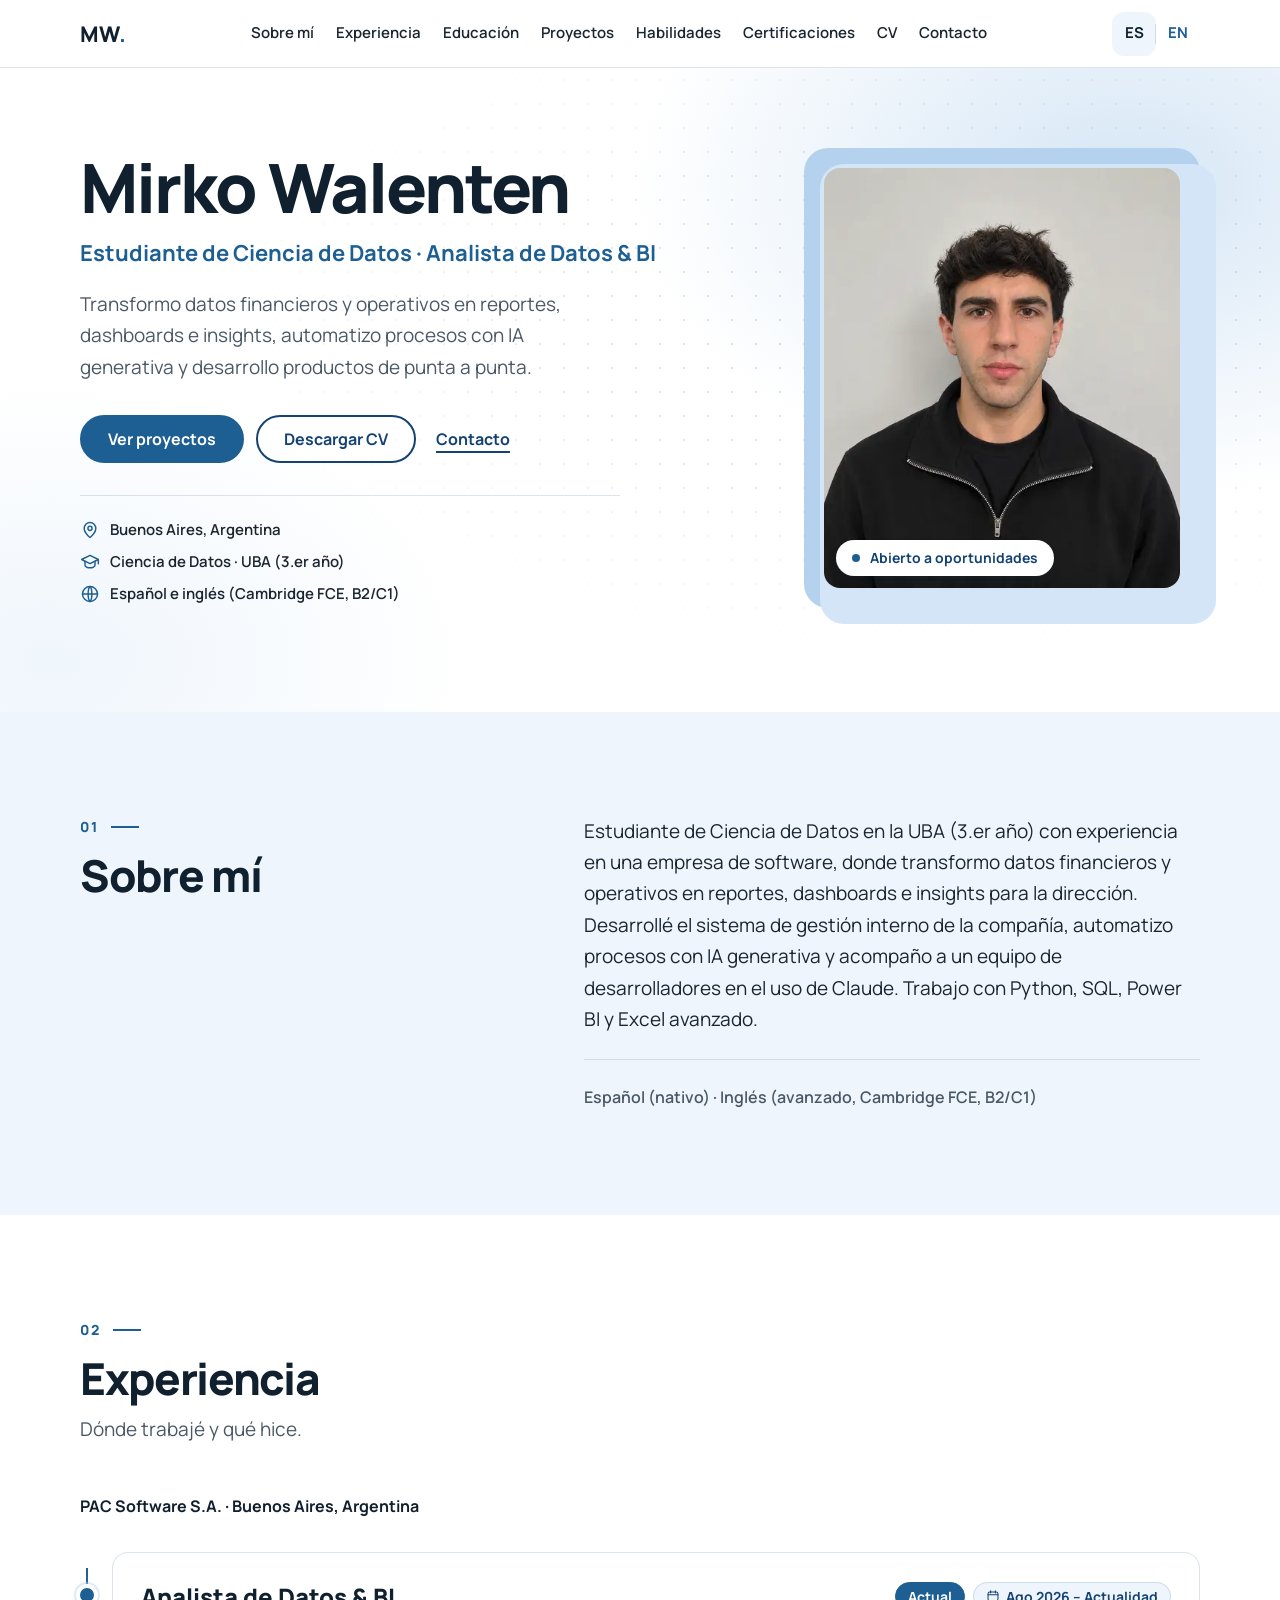
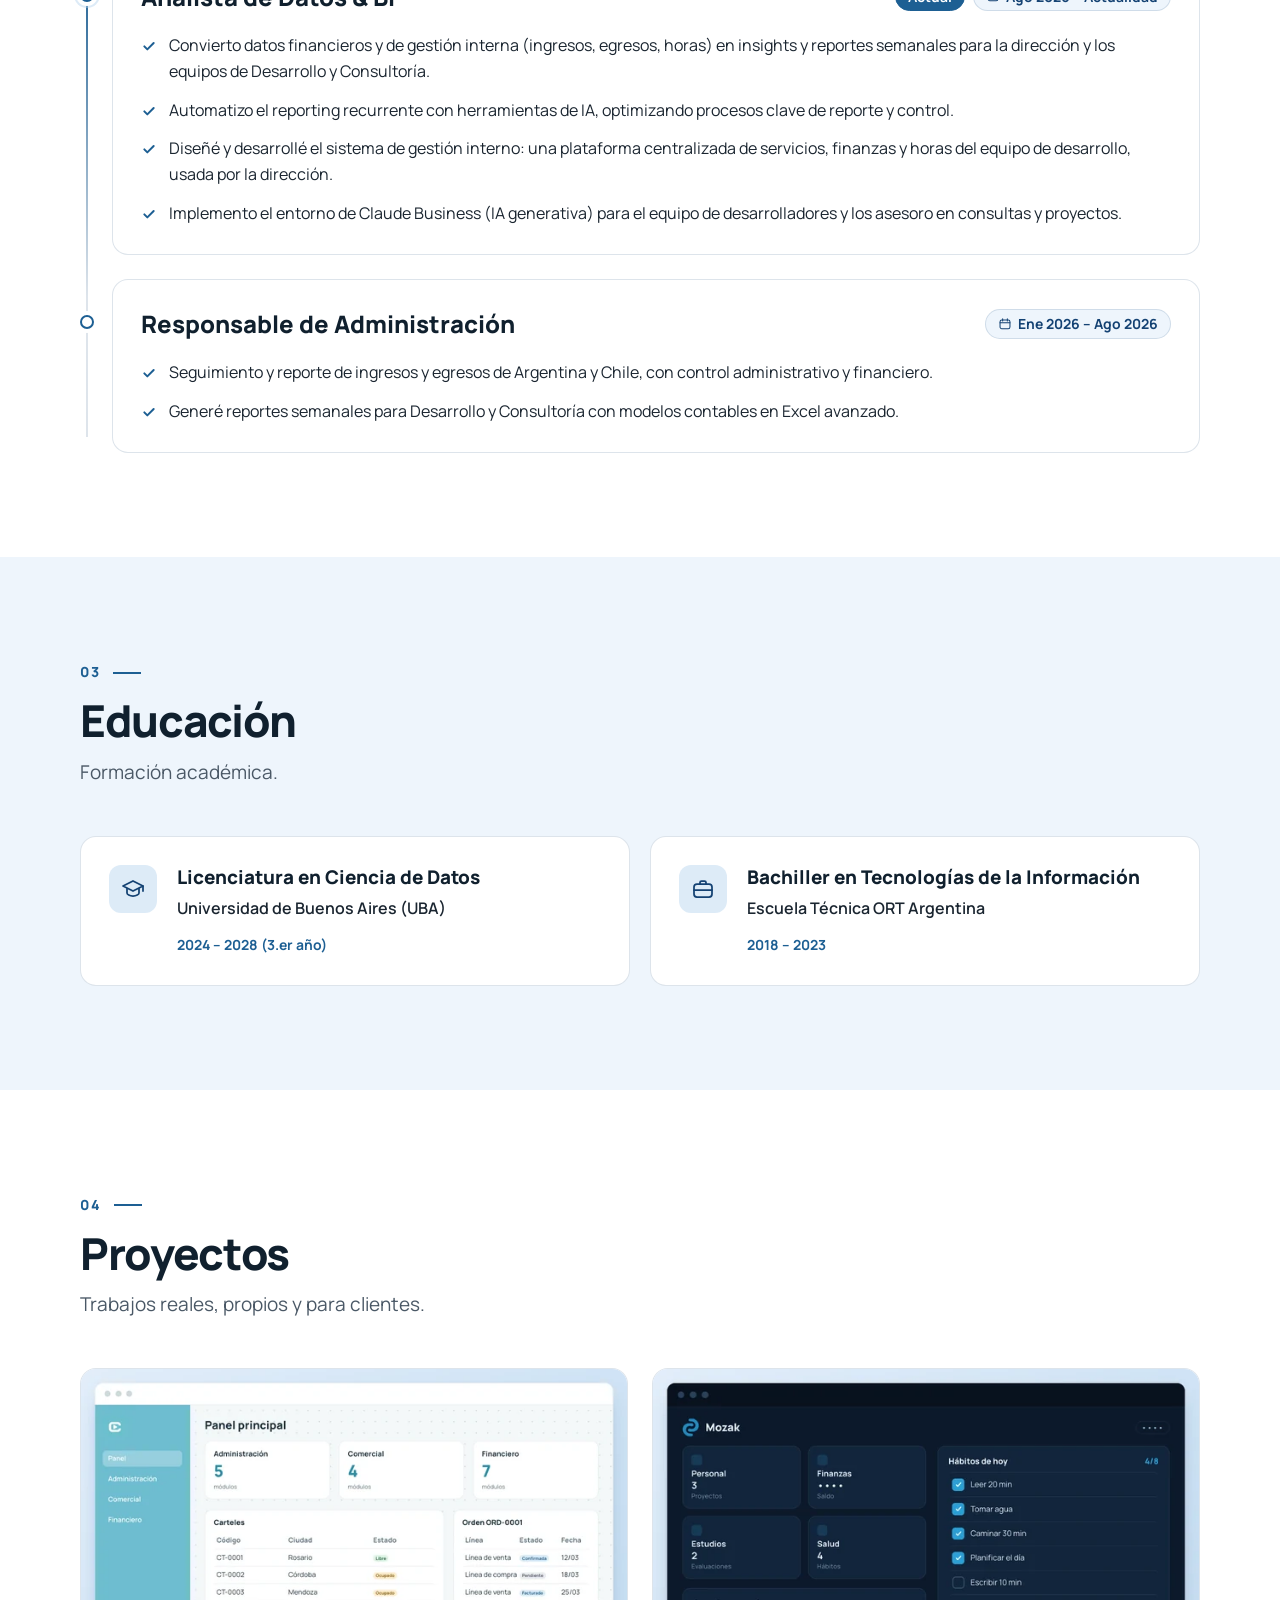
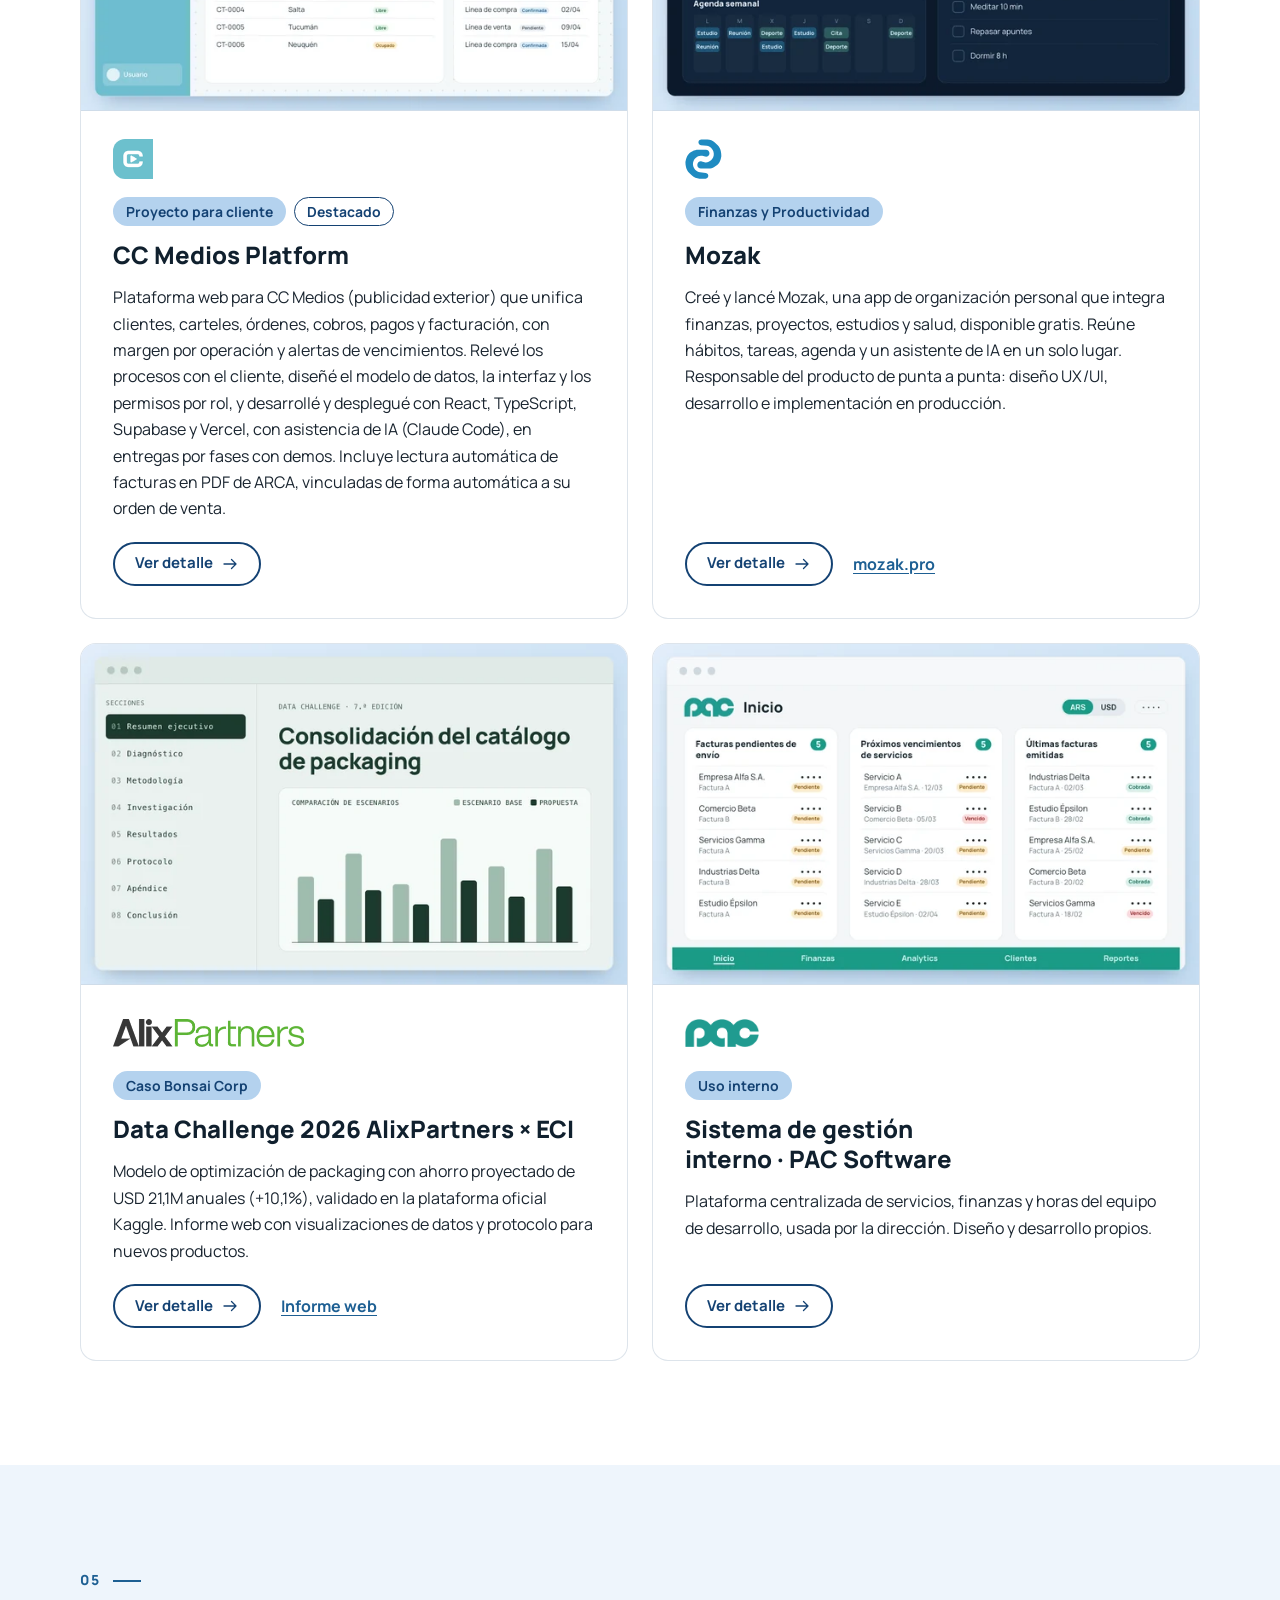
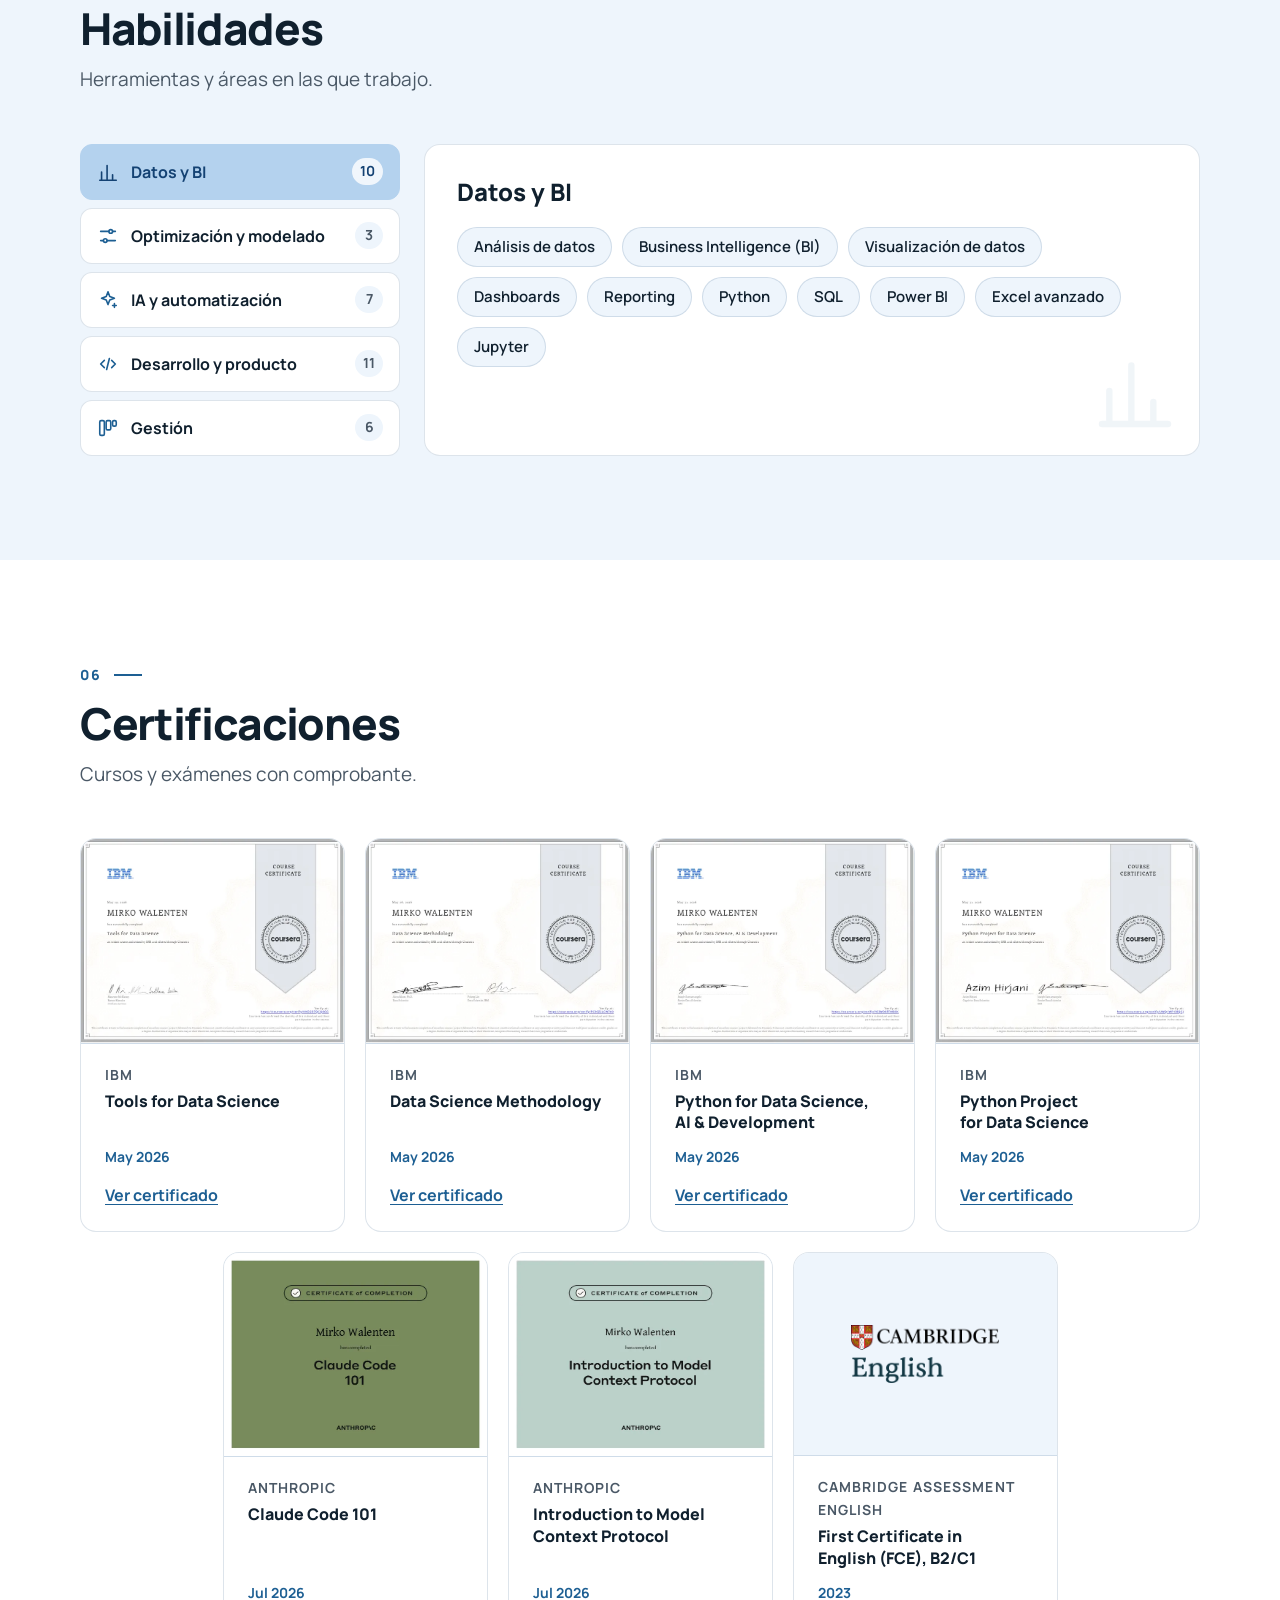
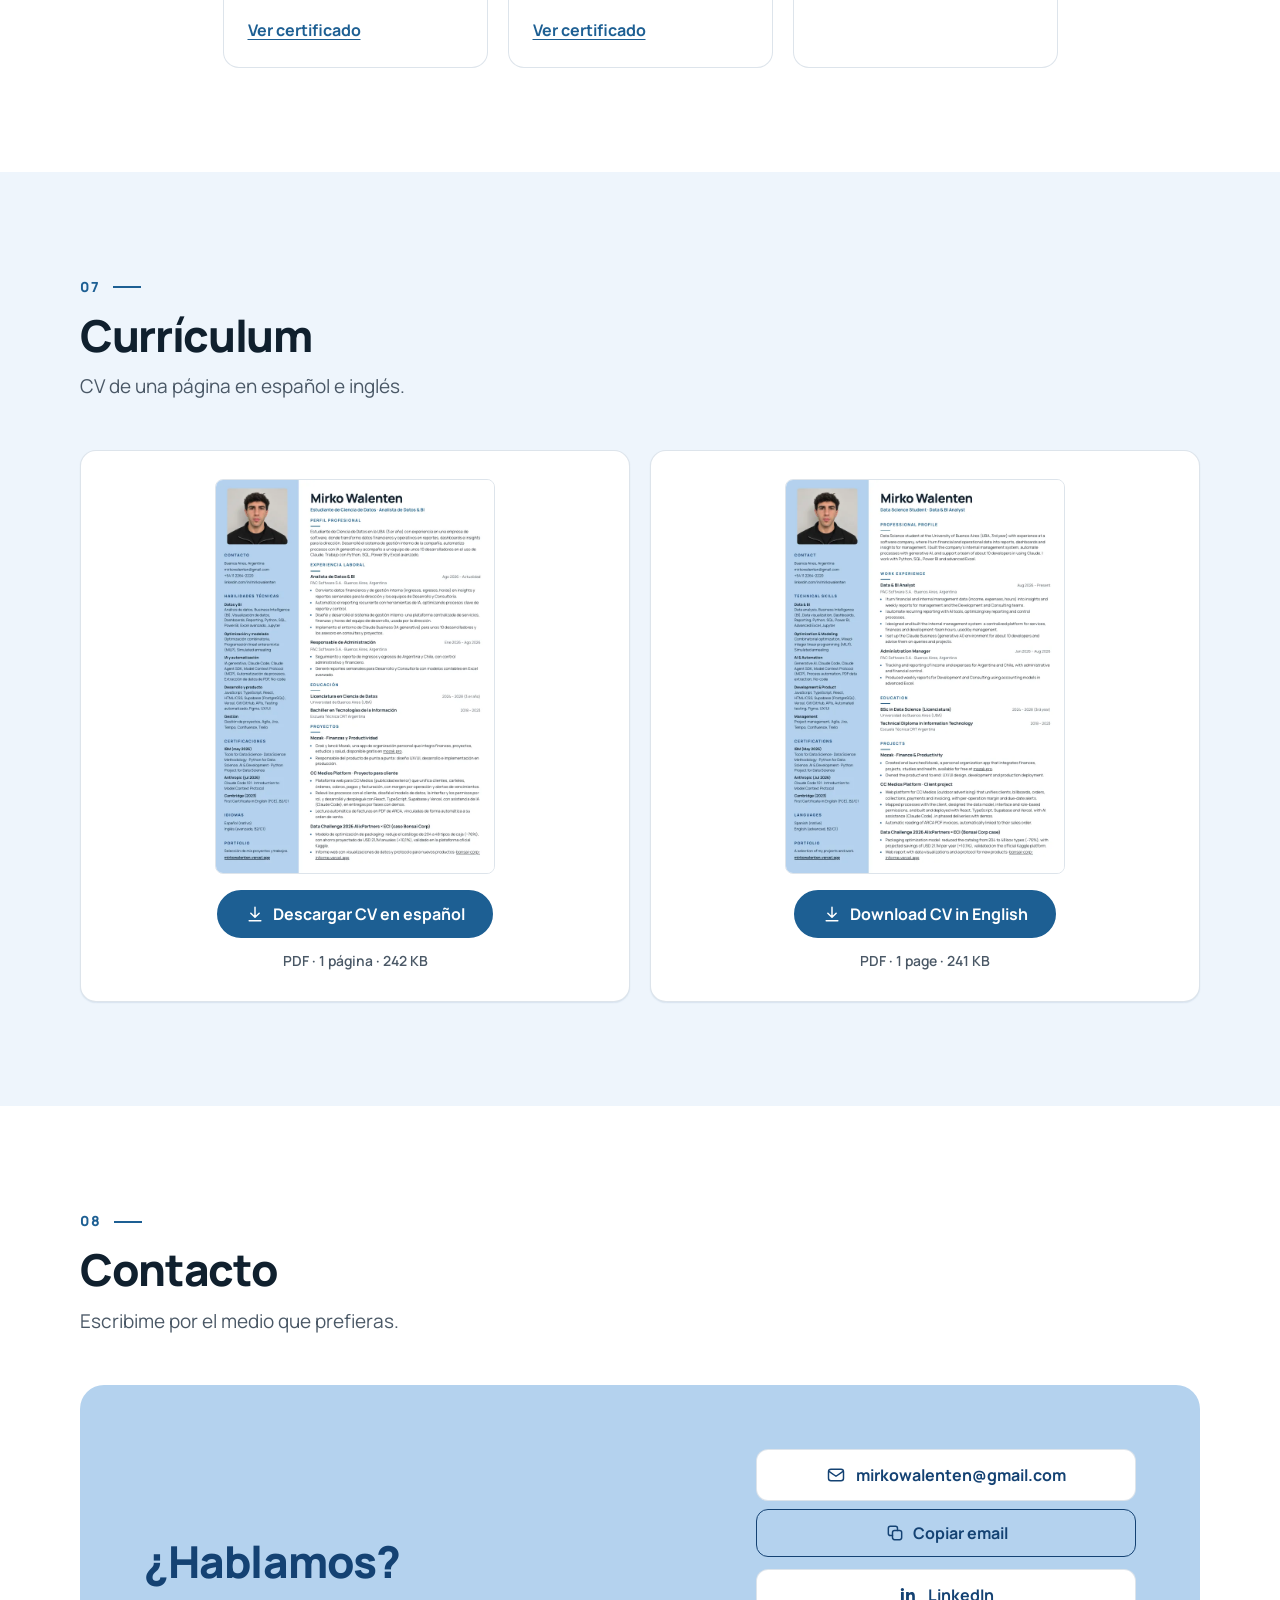
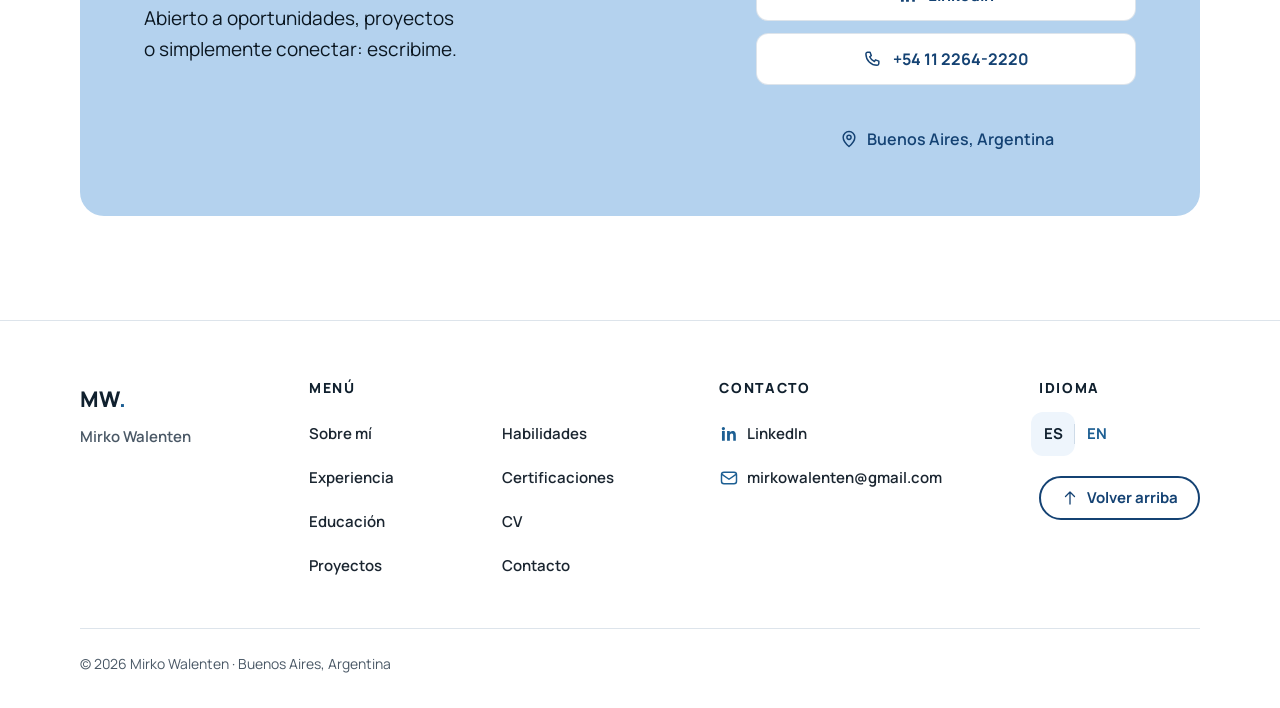
<file: index.html>
<!DOCTYPE html>
<html lang="es">
<head>
  <meta charset="utf-8">
  <meta name="viewport" content="width=device-width, initial-scale=1">
  <title>Mirko Walenten — Estudiante de Ciencia de Datos · Analista de Datos &amp; BI</title>
  <meta name="description" content="Estudiante de Ciencia de Datos en la UBA y Analista de Datos &amp; BI. Reportes, dashboards, automatización con IA generativa y desarrollo de producto.">
  <meta name="theme-color" content="#b4d2ee">
  <link rel="canonical" href="https://mirkowalenten.vercel.app/">
  <link rel="alternate" hreflang="es" href="https://mirkowalenten.vercel.app/">
  <link rel="alternate" hreflang="en" href="https://mirkowalenten.vercel.app/en/">
  <link rel="alternate" hreflang="x-default" href="https://mirkowalenten.vercel.app/">

  <meta property="og:title" content="Mirko Walenten — Estudiante de Ciencia de Datos · Analista de Datos &amp; BI">
  <meta property="og:description" content="Estudiante de Ciencia de Datos en la UBA y Analista de Datos &amp; BI. Reportes, dashboards, automatización con IA generativa y desarrollo de producto.">
  <meta property="og:type" content="website">
  <meta property="og:locale" content="es_AR">
  <meta property="og:locale:alternate" content="en_US">
  <meta property="og:url" content="https://mirkowalenten.vercel.app/">
  <meta property="og:image" content="https://mirkowalenten.vercel.app/assets/img/og-es.png">
  <meta property="og:image:width" content="1200">
  <meta property="og:image:height" content="630">
  <meta property="og:image:alt" content="Mirko Walenten, estudiante de Ciencia de Datos y Analista de Datos &amp; BI">
  <meta name="twitter:card" content="summary_large_image">
  <meta name="twitter:image" content="https://mirkowalenten.vercel.app/assets/img/og-es.png">

  <link rel="icon" href="/favicon.svg" type="image/svg+xml">
  <link rel="preload" href="/assets/fonts/manrope-latin-wght-normal.woff2" as="font" type="font/woff2" crossorigin>
  <script>document.documentElement.classList.add('js');</script>
  <link rel="stylesheet" href="/assets/css/styles.css?v=7">
  <script type="application/ld+json">
  {
    "@context": "https://schema.org",
    "@type": "Person",
    "name": "Mirko Walenten",
    "url": "https://mirkowalenten.vercel.app/",
    "jobTitle": "Analista de Datos & BI",
    "sameAs": [
      "https://www.linkedin.com/in/mirkowalenten"
    ],
    "knowsLanguage": [
      "es",
      "en"
    ],
    "mainEntityOfPage": {
      "@type": "WebPage",
      "@id": "https://mirkowalenten.vercel.app/",
      "inLanguage": "es"
    }
  }
  </script>
</head>
<body>
  <a class="skip-link" href="#contenido">Saltar al contenido</a>

  <header class="site-header">
    <nav class="nav container" aria-label="Principal">
      <a class="logo" href="#top" aria-label="MW. Mirko Walenten, inicio">MW<span>.</span></a>
      <div class="lang" role="group" aria-label="Cambiar idioma">
        <span class="lang__item lang__item--current" lang="es" aria-current="true"><span class="sr-only">Español: </span><span aria-hidden="true">ES</span></span>
        <a class="lang__item" href="/en/" hreflang="en" lang="en" aria-label="EN, English">EN</a>
      </div>
      <button class="nav__toggle" type="button" aria-expanded="false" aria-controls="menu-principal">
        <span class="nav__toggle-icon" aria-hidden="true"></span>
        Menú
      </button>
      <ul class="nav__menu" id="menu-principal">
        <li><a href="#sobre-mi">Sobre mí</a></li>
        <li><a href="#experiencia">Experiencia</a></li>
        <li><a href="#educacion">Educación</a></li>
        <li><a href="#proyectos">Proyectos</a></li>
        <li><a href="#habilidades">Habilidades</a></li>
        <li><a href="#certificaciones">Certificaciones</a></li>
        <li><a href="#cv">CV</a></li>
        <li><a href="#contacto">Contacto</a></li>
      </ul>
    </nav>
  </header>

  <main id="contenido">
    <section class="hero" id="top">
      <div class="container hero__grid">
        <div class="hero__text">
          <h1>Mirko Walenten</h1>
          <p class="hero__role">Estudiante de Ciencia de Datos · Analista de Datos &amp; BI</p>
          <p class="hero__lead">Transformo datos financieros y operativos en reportes, dashboards e insights, automatizo procesos con IA generativa y desarrollo productos de punta a punta.</p>
          <div class="hero__actions">
            <a class="btn" href="#proyectos">Ver proyectos</a>
            <a class="btn btn--ghost" href="/assets/cv/CV-Mirko-Walenten-ES.pdf" download>Descargar CV</a>
            <a class="btn-text" href="#contacto">Contacto</a>
          </div>
          <ul class="hero__facts">
            <li><svg class="icon" width="20" height="20" aria-hidden="true" focusable="false"><use href="/assets/img/icons.svg?v=7#i-pin"/></svg><span>Buenos Aires, Argentina</span></li>
            <li><svg class="icon" width="20" height="20" aria-hidden="true" focusable="false"><use href="/assets/img/icons.svg?v=7#i-cap"/></svg><span>Ciencia de Datos · UBA (3.er año)</span></li>
            <li><svg class="icon" width="20" height="20" aria-hidden="true" focusable="false"><use href="/assets/img/icons.svg?v=7#i-globe"/></svg><span>Español e inglés (Cambridge FCE, B2/C1)</span></li>
          </ul>
        </div>
        <div class="hero__visual">
          <picture>
            <source type="image/webp" srcset="/assets/img/mirko-480.webp 480w, /assets/img/mirko-960.webp 960w" sizes="(min-width: 900px) 400px, min(360px, 80vw)">
            <img src="/assets/img/mirko-960.jpg" width="960" height="1132" fetchpriority="high" decoding="async" alt="Retrato de Mirko Walenten">
          </picture>
          <p class="hero__chip">Abierto a oportunidades</p>
        </div>
      </div>
    </section>

    <section class="section section--alt" id="sobre-mi" aria-labelledby="t-sobre-mi">
      <div class="container about">
        <header class="section-head reveal">
          <p class="section-head__eyebrow" aria-hidden="true">01</p>
          <h2 class="section-head__title" id="t-sobre-mi">Sobre mí</h2>
        </header>
        <div class="reveal">
          <p class="about__text">Estudiante de Ciencia de Datos en la UBA (3.er año) con experiencia en una empresa de software, donde transformo datos financieros y operativos en reportes, dashboards e insights para la dirección. Desarrollé el sistema de gestión interno de la compañía, automatizo procesos con IA generativa y acompaño a un equipo de desarrolladores en el uso de Claude. Trabajo con Python, SQL, Power BI y Excel avanzado.</p>
          <p class="about__langs">Español (nativo) · Inglés (avanzado, Cambridge FCE, B2/C1)</p>
        </div>
      </div>
    </section>

    <section class="section" id="experiencia" aria-labelledby="t-experiencia">
      <div class="container">
        <header class="section-head reveal">
          <p class="section-head__eyebrow" aria-hidden="true">02</p>
          <h2 class="section-head__title" id="t-experiencia">Experiencia</h2>
          <p class="section-head__sub">Dónde trabajé y qué hice.</p>
        </header>
        <p class="company reveal"><span>PAC Software S.A. · Buenos Aires, Argentina</span></p>
        <ol class="timeline">
          <li class="timeline__item">
            <article class="card role reveal">
              <div class="role__head">
                <h3 class="role__title">Analista de Datos &amp; BI</h3>
                <p class="role__meta"><span class="pill pill--now">Actual</span><span class="pill pill--date"><svg class="icon" width="14" height="14" aria-hidden="true" focusable="false"><use href="/assets/img/icons.svg?v=7#i-calendar"/></svg>Ago 2026 – Actualidad</span></p>
              </div>
              <ul class="bullets">
                <li>Convierto datos financieros y de gestión interna (ingresos, egresos, horas) en insights y reportes semanales para la dirección y los equipos de Desarrollo y Consultoría.</li>
                <li>Automatizo el reporting recurrente con herramientas de IA, optimizando procesos clave de reporte y control.</li>
                <li>Diseñé y desarrollé el sistema de gestión interno: una plataforma centralizada de servicios, finanzas y horas del equipo de desarrollo, usada por la dirección.</li>
                <li>Implemento el entorno de Claude Business (IA generativa) para el equipo de desarrolladores y los asesoro en consultas y proyectos.</li>
              </ul>
            </article>
          </li>
          <li class="timeline__item">
            <article class="card role reveal">
              <div class="role__head">
                <h3 class="role__title">Responsable de Administración</h3>
                <p class="role__meta"><span class="pill pill--date"><svg class="icon" width="14" height="14" aria-hidden="true" focusable="false"><use href="/assets/img/icons.svg?v=7#i-calendar"/></svg>Ene 2026 – Ago 2026</span></p>
              </div>
              <ul class="bullets">
                <li>Seguimiento y reporte de ingresos y egresos de Argentina y Chile, con control administrativo y financiero.</li>
                <li>Generé reportes semanales para Desarrollo y Consultoría con modelos contables en Excel avanzado.</li>
              </ul>
            </article>
          </li>
        </ol>
      </div>
    </section>

    <section class="section section--alt" id="educacion" aria-labelledby="t-educacion">
      <div class="container">
        <header class="section-head reveal">
          <p class="section-head__eyebrow" aria-hidden="true">03</p>
          <h2 class="section-head__title" id="t-educacion">Educación</h2>
          <p class="section-head__sub">Formación académica.</p>
        </header>
        <div class="education">
          <article class="card edu reveal">
            <span class="edu__icon" aria-hidden="true"><svg class="icon" width="24" height="24" aria-hidden="true" focusable="false"><use href="/assets/img/icons.svg?v=7#i-cap"/></svg></span>
            <div class="edu__body"><h3>Licenciatura en Ciencia de Datos</h3>
            <p class="education__school">Universidad de Buenos Aires (UBA)</p>
            <p class="education__date">2024 – 2028 (3.er año)</p></div>
          </article>
          <article class="card edu reveal">
            <span class="edu__icon" aria-hidden="true"><svg class="icon" width="24" height="24" aria-hidden="true" focusable="false"><use href="/assets/img/icons.svg?v=7#i-briefcase"/></svg></span>
            <div class="edu__body"><h3>Bachiller en Tecnologías de la Información</h3>
            <p class="education__school">Escuela Técnica ORT Argentina</p>
            <p class="education__date">2018 – 2023</p></div>
          </article>
        </div>
      </div>
    </section>

    <section class="section" id="proyectos" aria-labelledby="t-proyectos">
      <div class="container">
        <header class="section-head reveal">
          <p class="section-head__eyebrow" aria-hidden="true">04</p>
          <h2 class="section-head__title" id="t-proyectos">Proyectos</h2>
          <p class="section-head__sub">Trabajos reales, propios y para clientes.</p>
        </header>
        <div class="projects">

          <article class="card project reveal">
            <div class="project__cover">
              <img src="/assets/img/projects/cc-medios-cover-640.webp?v=7" srcset="/assets/img/projects/cc-medios-cover-640.webp?v=7 640w, /assets/img/projects/cc-medios-cover-1280.webp?v=7 1280w" sizes="(min-width: 900px) 548px, calc(100vw - 40px)" width="640" height="400" alt="Maqueta ilustrativa de CC Medios Platform" loading="lazy" decoding="async">
            </div>
            <div class="project__body">
            <img class="project__logo" src="/assets/img/logos/cc-medios-64.webp" srcset="/assets/img/logos/cc-medios-64.webp 1x, /assets/img/logos/cc-medios-128.webp 2x" width="40" height="40" alt="Logo de CC Medios" loading="lazy" decoding="async">
            <div class="project__meta">
              <p class="project__tag">Proyecto para cliente</p>
            <p class="project__flag">Destacado</p>
            </div>
            <h3 class="project__title">CC Medios Platform</h3>
            <p class="project__text">Plataforma web para CC Medios (publicidad exterior) que unifica clientes, carteles, órdenes, cobros, pagos y facturación, con margen por operación y alertas de vencimientos. Relevé los procesos con el cliente, diseñé el modelo de datos, la interfaz y los permisos por rol, y desarrollé y desplegué con React, TypeScript, Supabase y Vercel, con asistencia de IA (Claude Code), en entregas por fases con demos. Incluye lectura automática de facturas en PDF de ARCA, vinculadas de forma automática a su orden de venta.</p>
            <div class="project__actions">
              <a class="btn btn--ghost btn--sm project__detail" href="/proyectos/cc-medios">Ver detalle<svg class="icon" width="18" height="18" aria-hidden="true" focusable="false"><use href="/assets/img/icons.svg?v=7#i-arrow-right"/></svg><span class="sr-only"> de CC Medios Platform</span></a>
            </div>
            </div>
          </article>
          <article class="card project reveal">
            <div class="project__cover">
              <img src="/assets/img/projects/mozak-cover-640.webp?v=7" srcset="/assets/img/projects/mozak-cover-640.webp?v=7 640w, /assets/img/projects/mozak-cover-1280.webp?v=7 1280w" sizes="(min-width: 900px) 548px, calc(100vw - 40px)" width="640" height="400" alt="Maqueta ilustrativa de Mozak" loading="lazy" decoding="async">
            </div>
            <div class="project__body">
            <img class="project__logo" src="/assets/img/logos/mozak.svg" width="37" height="40" alt="Logo de Mozak" loading="lazy" decoding="async">
            <div class="project__meta">
              <p class="project__tag">Finanzas y Productividad</p>
            </div>
            <h3 class="project__title">Mozak</h3>
            <p class="project__text">Creé y lancé Mozak, una app de organización personal que integra finanzas, proyectos, estudios y salud, disponible gratis. Reúne hábitos, tareas, agenda y un asistente de IA en un solo lugar. Responsable del producto de punta a punta: diseño UX/UI, desarrollo e implementación en producción.</p>
            <div class="project__actions">
              <a class="btn btn--ghost btn--sm project__detail" href="/proyectos/mozak">Ver detalle<svg class="icon" width="18" height="18" aria-hidden="true" focusable="false"><use href="/assets/img/icons.svg?v=7#i-arrow-right"/></svg><span class="sr-only"> de Mozak</span></a>
              <a class="project__link" href="https://mozak.pro" target="_blank" rel="noopener noreferrer">mozak.pro<span class="sr-only"> (se abre en una pestaña nueva)</span></a>
            </div>
            </div>
          </article>
          <article class="card project reveal">
            <div class="project__cover">
              <img src="/assets/img/projects/bonsai-corp-cover-640.webp?v=7" srcset="/assets/img/projects/bonsai-corp-cover-640.webp?v=7 640w, /assets/img/projects/bonsai-corp-cover-1280.webp?v=7 1280w" sizes="(min-width: 900px) 548px, calc(100vw - 40px)" width="640" height="400" alt="Maqueta ilustrativa del informe de Bonsai Corp" loading="lazy" decoding="async">
            </div>
            <div class="project__body">
            <img class="project__logo project__logo--alix" src="/assets/img/logos/alixpartners-56.webp" srcset="/assets/img/logos/alixpartners-56.webp 1x, /assets/img/logos/alixpartners-112.webp 2x" width="190" height="28" alt="Logo de AlixPartners" loading="lazy" decoding="async">
            <div class="project__meta">
              <p class="project__tag">Caso Bonsai Corp</p>
            </div>
            <h3 class="project__title">Data Challenge 2026 AlixPartners × ECI</h3>
            <p class="project__text">Modelo de optimización de packaging con ahorro proyectado de USD 21,1M anuales (+10,1%), validado en la plataforma oficial Kaggle. Informe web con visualizaciones de datos y protocolo para nuevos productos.</p>
            <div class="project__actions">
              <a class="btn btn--ghost btn--sm project__detail" href="/proyectos/bonsai-corp">Ver detalle<svg class="icon" width="18" height="18" aria-hidden="true" focusable="false"><use href="/assets/img/icons.svg?v=7#i-arrow-right"/></svg><span class="sr-only"> de Data Challenge 2026 AlixPartners × ECI</span></a>
              <a class="project__link" href="https://bonsai-corp-informe.vercel.app" target="_blank" rel="noopener noreferrer">Informe web<span class="sr-only"> (se abre en una pestaña nueva)</span></a>
            </div>
            </div>
          </article>
          <article class="card project reveal">
            <div class="project__cover">
              <img src="/assets/img/projects/pac-app-cover-640.webp?v=7" srcset="/assets/img/projects/pac-app-cover-640.webp?v=7 640w, /assets/img/projects/pac-app-cover-1280.webp?v=7 1280w" sizes="(min-width: 900px) 548px, calc(100vw - 40px)" width="640" height="400" alt="Maqueta ilustrativa del sistema de gestión interno de PAC" loading="lazy" decoding="async">
            </div>
            <div class="project__body">
            <img class="project__logo project__logo--pac" src="/assets/img/logos/pac-72.webp" width="74" height="28" alt="Logo de PAC" loading="lazy" decoding="async">
            <div class="project__meta">
              <p class="project__tag">Uso interno</p>
            </div>
            <h3 class="project__title">Sistema de gestión interno · PAC Software</h3>
            <p class="project__text">Plataforma centralizada de servicios, finanzas y horas del equipo de desarrollo, usada por la dirección. Diseño y desarrollo propios.</p>
            <div class="project__actions">
              <a class="btn btn--ghost btn--sm project__detail" href="/proyectos/pac-app">Ver detalle<svg class="icon" width="18" height="18" aria-hidden="true" focusable="false"><use href="/assets/img/icons.svg?v=7#i-arrow-right"/></svg><span class="sr-only"> de Sistema de gestión interno · PAC Software</span></a>
            </div>
            </div>
          </article>

        </div>
      </div>
    </section>

    <section class="section section--alt" id="habilidades" aria-labelledby="t-habilidades">
      <div class="container">
        <header class="section-head reveal">
          <p class="section-head__eyebrow" aria-hidden="true">05</p>
          <h2 class="section-head__title" id="t-habilidades">Habilidades</h2>
          <p class="section-head__sub">Herramientas y áreas en las que trabajo.</p>
        </header>
        <div class="skills reveal" data-skills data-label="Categorías de habilidades" data-unit="habilidades">
          <article class="card skill-card">
            <h3><svg class="icon skill-icon" width="22" height="22" aria-hidden="true" focusable="false"><use href="/assets/img/icons.svg?v=7#i-chart"/></svg><span>Datos y BI</span></h3>
            <ul class="chips">
              <li>Análisis de datos</li>
              <li>Business Intelligence (BI)</li>
              <li>Visualización de datos</li>
              <li>Dashboards</li>
              <li>Reporting</li>
              <li>Python</li>
              <li>SQL</li>
              <li>Power BI</li>
              <li>Excel avanzado</li>
              <li>Jupyter</li>
            </ul>
          </article>
          <article class="card skill-card">
            <h3><svg class="icon skill-icon" width="22" height="22" aria-hidden="true" focusable="false"><use href="/assets/img/icons.svg?v=7#i-sliders"/></svg><span>Optimización y modelado</span></h3>
            <ul class="chips">
              <li>Optimización combinatoria</li>
              <li>Programación lineal entera mixta (MILP)</li>
              <li>Simulated annealing</li>
            </ul>
          </article>
          <article class="card skill-card">
            <h3><svg class="icon skill-icon" width="22" height="22" aria-hidden="true" focusable="false"><use href="/assets/img/icons.svg?v=7#i-sparkle"/></svg><span>IA y automatización</span></h3>
            <ul class="chips">
              <li>IA generativa</li>
              <li>Claude Code</li>
              <li>Claude Agent SDK</li>
              <li>Model Context Protocol (MCP)</li>
              <li>Automatización de procesos</li>
              <li>Extracción de datos de PDF</li>
              <li>No-code</li>
            </ul>
          </article>
          <article class="card skill-card">
            <h3><svg class="icon skill-icon" width="22" height="22" aria-hidden="true" focusable="false"><use href="/assets/img/icons.svg?v=7#i-code"/></svg><span>Desarrollo y producto</span></h3>
            <ul class="chips">
              <li>JavaScript</li>
              <li>TypeScript</li>
              <li>React</li>
              <li>HTML/CSS</li>
              <li>Supabase (PostgreSQL)</li>
              <li>Vercel</li>
              <li>Git/GitHub</li>
              <li>APIs</li>
              <li>Testing automatizado</li>
              <li>Figma</li>
              <li>UX/UI</li>
            </ul>
          </article>
          <article class="card skill-card">
            <h3><svg class="icon skill-icon" width="22" height="22" aria-hidden="true" focusable="false"><use href="/assets/img/icons.svg?v=7#i-kanban"/></svg><span>Gestión</span></h3>
            <ul class="chips">
              <li>Gestión de proyectos</li>
              <li>Agile</li>
              <li>Jira</li>
              <li>Tempo</li>
              <li>Confluence</li>
              <li>Trello</li>
            </ul>
          </article>
        </div>
      </div>
    </section>

    <section class="section" id="certificaciones" aria-labelledby="t-certificaciones">
      <div class="container">
        <header class="section-head reveal">
          <p class="section-head__eyebrow" aria-hidden="true">06</p>
          <h2 class="section-head__title" id="t-certificaciones">Certificaciones</h2>
          <p class="section-head__sub">Cursos y exámenes con comprobante.</p>
        </header>
        <div class="certs" data-open="Abrir PDF" data-close="Cerrar" data-alt="Vista ampliada del certificado">
          <article class="card cert reveal" data-large="/assets/certs/previews/large/IBM-Tools-for-Data-Science.webp" data-pdf="/assets/certs/IBM-Tools-for-Data-Science.pdf">
            <div class="cert__preview">
              <img src="/assets/certs/previews/IBM-Tools-for-Data-Science.webp" width="720" height="557" loading="lazy" decoding="async" alt="Vista previa del certificado Tools for Data Science">
            </div>
            <div class="cert__body">
              <p class="cert__issuer">IBM</p>
              <h3 class="cert__name">Tools for Data Science</h3>
              <p class="cert__date">May 2026</p>
              <div class="cert__links">
                <a class="link-action" href="/assets/certs/IBM-Tools-for-Data-Science.pdf" target="_blank" rel="noopener noreferrer">Ver certificado<span class="sr-only"> de Tools for Data Science (se abre en una pestaña nueva)</span></a>
              </div>
            </div>
          </article>
          <article class="card cert reveal" data-large="/assets/certs/previews/large/IBM-Data-Science-Methodology.webp" data-pdf="/assets/certs/IBM-Data-Science-Methodology.pdf">
            <div class="cert__preview">
              <img src="/assets/certs/previews/IBM-Data-Science-Methodology.webp" width="720" height="557" loading="lazy" decoding="async" alt="Vista previa del certificado Data Science Methodology">
            </div>
            <div class="cert__body">
              <p class="cert__issuer">IBM</p>
              <h3 class="cert__name">Data Science Methodology</h3>
              <p class="cert__date">May 2026</p>
              <div class="cert__links">
                <a class="link-action" href="/assets/certs/IBM-Data-Science-Methodology.pdf" target="_blank" rel="noopener noreferrer">Ver certificado<span class="sr-only"> de Data Science Methodology (se abre en una pestaña nueva)</span></a>
              </div>
            </div>
          </article>
          <article class="card cert reveal" data-large="/assets/certs/previews/large/IBM-Python-for-Data-Science-AI-Development.webp" data-pdf="/assets/certs/IBM-Python-for-Data-Science-AI-Development.pdf">
            <div class="cert__preview">
              <img src="/assets/certs/previews/IBM-Python-for-Data-Science-AI-Development.webp" width="720" height="557" loading="lazy" decoding="async" alt="Vista previa del certificado Python for Data Science, AI &amp; Development">
            </div>
            <div class="cert__body">
              <p class="cert__issuer">IBM</p>
              <h3 class="cert__name">Python for Data Science, AI &amp; Development</h3>
              <p class="cert__date">May 2026</p>
              <div class="cert__links">
                <a class="link-action" href="/assets/certs/IBM-Python-for-Data-Science-AI-Development.pdf" target="_blank" rel="noopener noreferrer">Ver certificado<span class="sr-only"> de Python for Data Science, AI &amp; Development (se abre en una pestaña nueva)</span></a>
              </div>
            </div>
          </article>
          <article class="card cert reveal" data-large="/assets/certs/previews/large/IBM-Python-Project-for-Data-Science.webp" data-pdf="/assets/certs/IBM-Python-Project-for-Data-Science.pdf">
            <div class="cert__preview">
              <img src="/assets/certs/previews/IBM-Python-Project-for-Data-Science.webp" width="720" height="557" loading="lazy" decoding="async" alt="Vista previa del certificado Python Project for Data Science">
            </div>
            <div class="cert__body">
              <p class="cert__issuer">IBM</p>
              <h3 class="cert__name">Python Project for Data Science</h3>
              <p class="cert__date">May 2026</p>
              <div class="cert__links">
                <a class="link-action" href="/assets/certs/IBM-Python-Project-for-Data-Science.pdf" target="_blank" rel="noopener noreferrer">Ver certificado<span class="sr-only"> de Python Project for Data Science (se abre en una pestaña nueva)</span></a>
              </div>
            </div>
          </article>
          <article class="card cert reveal" data-large="/assets/certs/previews/large/Anthropic-Claude-Code-101.webp" data-pdf="/assets/certs/Anthropic-Claude-Code-101.pdf">
            <div class="cert__preview">
              <img src="/assets/certs/previews/Anthropic-Claude-Code-101.webp" width="720" height="557" loading="lazy" decoding="async" alt="Vista previa del certificado Claude Code 101">
            </div>
            <div class="cert__body">
              <p class="cert__issuer">Anthropic</p>
              <h3 class="cert__name">Claude Code 101</h3>
              <p class="cert__date">Jul 2026</p>
              <div class="cert__links">
                <a class="link-action" href="/assets/certs/Anthropic-Claude-Code-101.pdf" target="_blank" rel="noopener noreferrer">Ver certificado<span class="sr-only"> de Claude Code 101 (se abre en una pestaña nueva)</span></a>
              </div>
            </div>
          </article>
          <article class="card cert reveal" data-large="/assets/certs/previews/large/Anthropic-Introduction-to-MCP.webp" data-pdf="/assets/certs/Anthropic-Introduction-to-MCP.pdf">
            <div class="cert__preview">
              <img src="/assets/certs/previews/Anthropic-Introduction-to-MCP.webp" width="720" height="557" loading="lazy" decoding="async" alt="Vista previa del certificado Introduction to Model Context Protocol">
            </div>
            <div class="cert__body">
              <p class="cert__issuer">Anthropic</p>
              <h3 class="cert__name">Introduction to Model Context Protocol</h3>
              <p class="cert__date">Jul 2026</p>
              <div class="cert__links">
                <a class="link-action" href="/assets/certs/Anthropic-Introduction-to-MCP.pdf" target="_blank" rel="noopener noreferrer">Ver certificado<span class="sr-only"> de Introduction to Model Context Protocol (se abre en una pestaña nueva)</span></a>
              </div>
            </div>
          </article>
          <article class="card cert reveal">
            <div class="cert__preview cert__preview--cover">
              <img src="/assets/img/logos/cambridge-english.webp" width="640" height="252" loading="lazy" decoding="async" alt="Logo de Cambridge English">
            </div>
            <div class="cert__body">
              <p class="cert__issuer">Cambridge Assessment English</p>
              <h3 class="cert__name">First Certificate in English (FCE), B2/C1</h3>
              <p class="cert__date">2023</p>
              <div class="cert__links cert__links--spacer" aria-hidden="true"></div>
            </div>
          </article>
        </div>
      </div>
    </section>

    <section class="section section--alt" id="cv" aria-labelledby="t-cv">
      <div class="container">
        <header class="section-head reveal">
          <p class="section-head__eyebrow" aria-hidden="true">07</p>
          <h2 class="section-head__title" id="t-cv">Currículum</h2>
          <p class="section-head__sub">CV de una página en español e inglés.</p>
        </header>
        <div class="cvs">
          <article class="card cv reveal">
            <img src="/assets/cv/previews/CV-Mirko-Walenten-ES.webp" width="720" height="1018" loading="lazy" decoding="async" alt="Vista previa del CV en español">
            <a class="btn" href="/assets/cv/CV-Mirko-Walenten-ES.pdf" download><svg class="icon" width="20" height="20" aria-hidden="true" focusable="false"><use href="/assets/img/icons.svg?v=7#i-download"/></svg>Descargar CV en español</a>
            <p class="cv__meta">PDF · 1 página · 242 KB</p>
          </article>
          <article class="card cv reveal" lang="en">
            <img src="/assets/cv/previews/CV-Mirko-Walenten-EN.webp" width="720" height="1018" loading="lazy" decoding="async" alt="Preview of the CV in English">
            <a class="btn" href="/assets/cv/CV-Mirko-Walenten-EN.pdf" download><svg class="icon" width="20" height="20" aria-hidden="true" focusable="false"><use href="/assets/img/icons.svg?v=7#i-download"/></svg>Download CV in English</a>
            <p class="cv__meta">PDF · 1 page · 241 KB</p>
          </article>
        </div>
      </div>
    </section>

    <section class="section" id="contacto" aria-labelledby="t-contacto">
      <div class="container">
        <header class="section-head reveal">
          <p class="section-head__eyebrow" aria-hidden="true">08</p>
          <h2 class="section-head__title" id="t-contacto">Contacto</h2>
          <p class="section-head__sub">Escribime por el medio que prefieras.</p>
        </header>
        <div class="contact reveal">
          <div class="contact__intro">
            <h3>¿Hablamos?</h3>
            <p class="contact__lead">Abierto a oportunidades, proyectos o simplemente conectar: escribime.</p>
          </div>
          <div class="contact__actions">
            <ul class="contact__list">
              <li class="contact__row">
                <a class="contact__item" href="mailto:mirkowalenten@gmail.com"><svg class="icon" width="20" height="20" aria-hidden="true" focusable="false"><use href="/assets/img/icons.svg?v=7#i-mail"/></svg><span class="contact__text">mirkowalenten@gmail.com</span></a>
                <button type="button" class="contact__copy" data-copy="mirkowalenten@gmail.com" data-copied="Email copiado" data-select="Seleccioná el email para copiarlo"><svg class="icon" width="20" height="20" aria-hidden="true" focusable="false"><use href="/assets/img/icons.svg?v=7#i-copy"/></svg>Copiar email</button>
              </li>
              <li><a class="contact__item" href="https://www.linkedin.com/in/mirkowalenten" target="_blank" rel="noopener noreferrer"><svg class="icon" width="20" height="20" aria-hidden="true" focusable="false"><use href="/assets/img/icons.svg?v=7#i-linkedin"/></svg>LinkedIn<span class="sr-only"> (se abre en una pestaña nueva)</span></a></li>
              <li><a class="contact__item" href="tel:+541122642220"><svg class="icon" width="20" height="20" aria-hidden="true" focusable="false"><use href="/assets/img/icons.svg?v=7#i-phone"/></svg>+54 11 2264-2220</a></li>
            </ul>
            <p class="contact__status" role="status" aria-live="polite"></p>
            <p class="contact__place"><svg class="icon" width="20" height="20" aria-hidden="true" focusable="false"><use href="/assets/img/icons.svg?v=7#i-pin"/></svg>Buenos Aires, Argentina</p>
          </div>
        </div>
      </div>
    </section>
  </main>

  <footer class="site-footer">
    <div class="container">
      <div class="footer__grid">
        <div class="footer__brand">
          <a class="logo" href="#top" aria-label="MW. Mirko Walenten, inicio">MW<span>.</span></a>
          <p>Mirko Walenten</p>
        </div>
        <nav class="footer__nav" aria-label="Pie de página">
          <p class="footer__title">Menú</p>
          <ul>
          <li><a href="#sobre-mi">Sobre mí</a></li>
          <li><a href="#experiencia">Experiencia</a></li>
          <li><a href="#educacion">Educación</a></li>
          <li><a href="#proyectos">Proyectos</a></li>
          <li><a href="#habilidades">Habilidades</a></li>
          <li><a href="#certificaciones">Certificaciones</a></li>
          <li><a href="#cv">CV</a></li>
          <li><a href="#contacto">Contacto</a></li>
          </ul>
        </nav>
        <div class="footer__contact">
          <p class="footer__title">Contacto</p>
          <ul>
            <li><a href="https://www.linkedin.com/in/mirkowalenten" target="_blank" rel="noopener noreferrer"><svg class="icon" width="20" height="20" aria-hidden="true" focusable="false"><use href="/assets/img/icons.svg?v=7#i-linkedin"/></svg>LinkedIn<span class="sr-only"> (se abre en una pestaña nueva)</span></a></li>
            <li><a href="mailto:mirkowalenten@gmail.com"><svg class="icon" width="20" height="20" aria-hidden="true" focusable="false"><use href="/assets/img/icons.svg?v=7#i-mail"/></svg>mirkowalenten@gmail.com</a></li>
          </ul>
        </div>
        <div class="footer__end">
        <div class="footer__lang"><p class="footer__title">Idioma</p>
        <div class="lang lang--footer" role="group" aria-label="Cambiar idioma">
        <span class="lang__item lang__item--current" lang="es" aria-current="true"><span class="sr-only">Español: </span><span aria-hidden="true">ES</span></span>
        <a class="lang__item" href="/en/" hreflang="en" lang="en" aria-label="EN, English">EN</a>
      </div></div>
          <a class="btn btn--ghost btn--sm" href="#"><svg class="icon" width="18" height="18" aria-hidden="true" focusable="false"><use href="/assets/img/icons.svg?v=7#i-arrow-up"/></svg>Volver arriba</a>
        </div>
      </div>
      <p class="footer__legal">© <span id="anio">2026</span> Mirko Walenten · Buenos Aires, Argentina</p>
    </div>
  </footer>

  <script src="/assets/js/main.js?v=7" defer></script>
  <script src="/assets/js/home.js?v=7" defer></script>
</body>
</html>
</file>
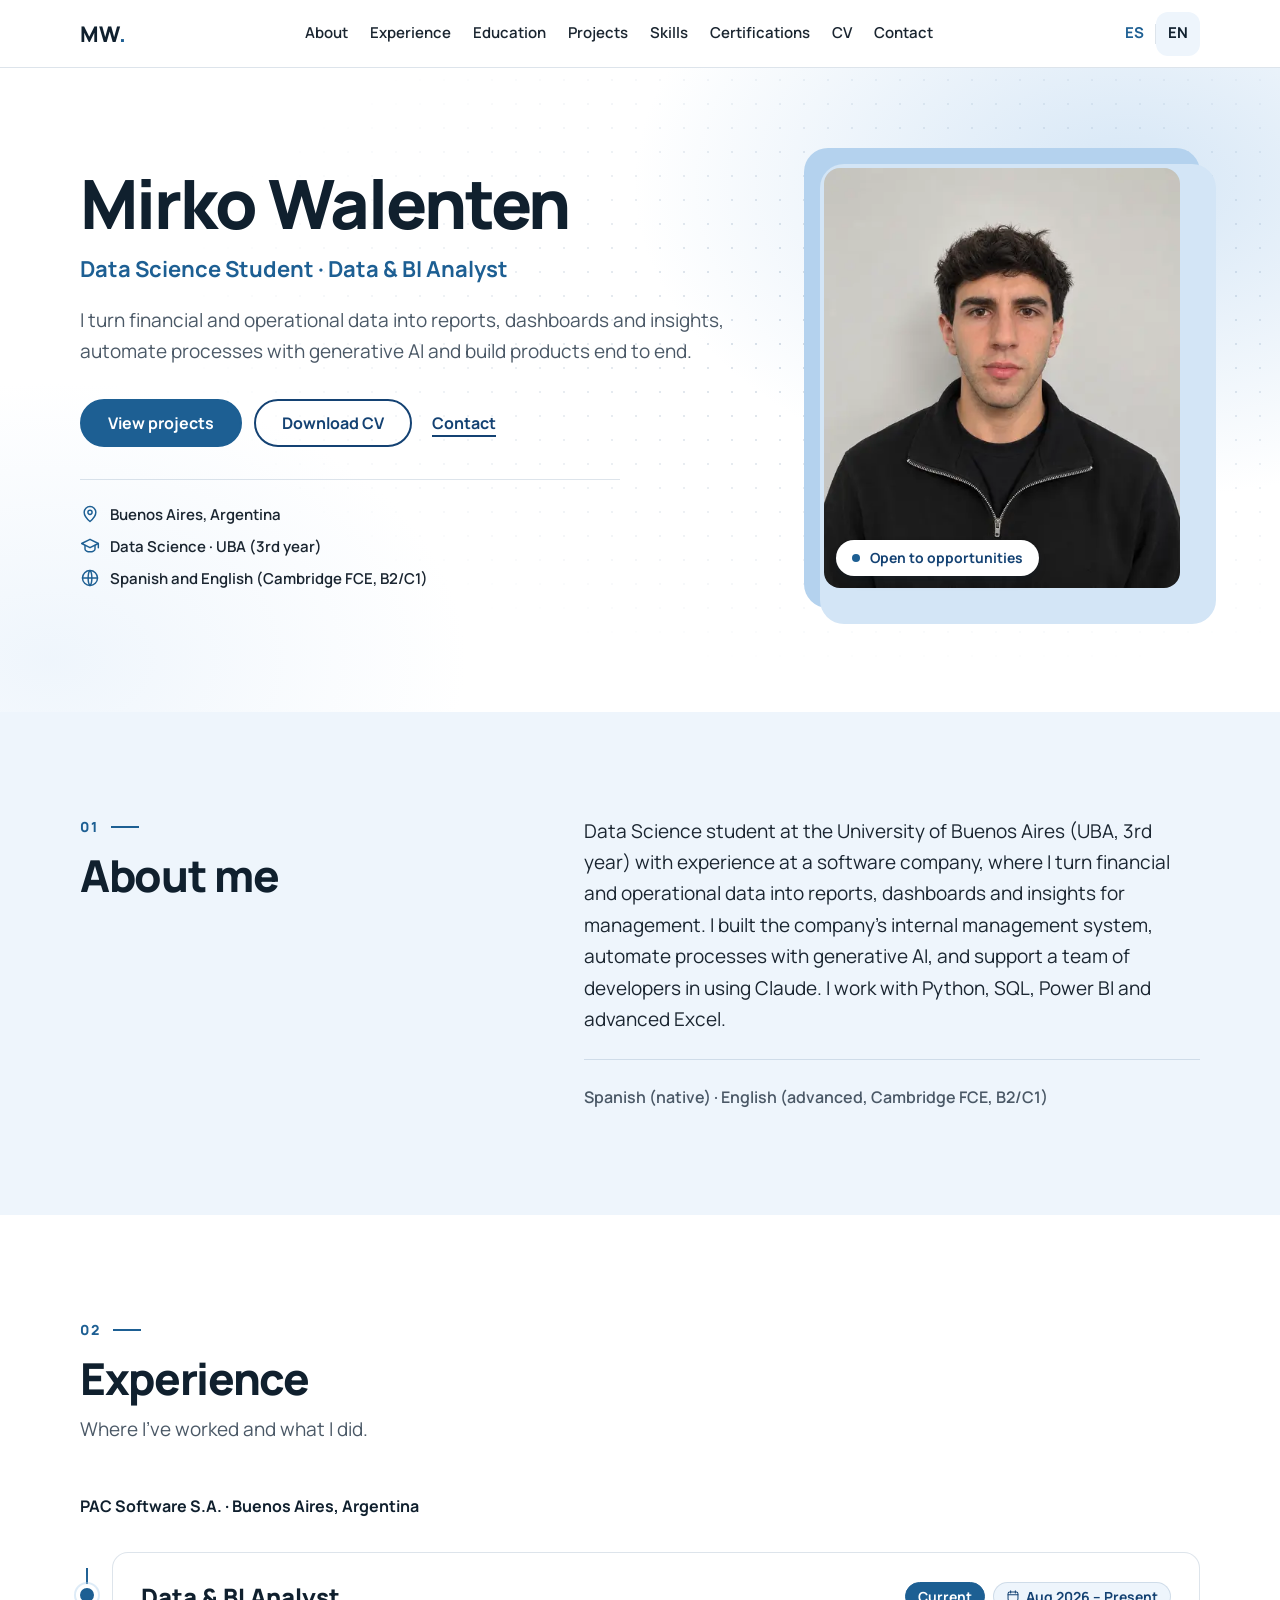
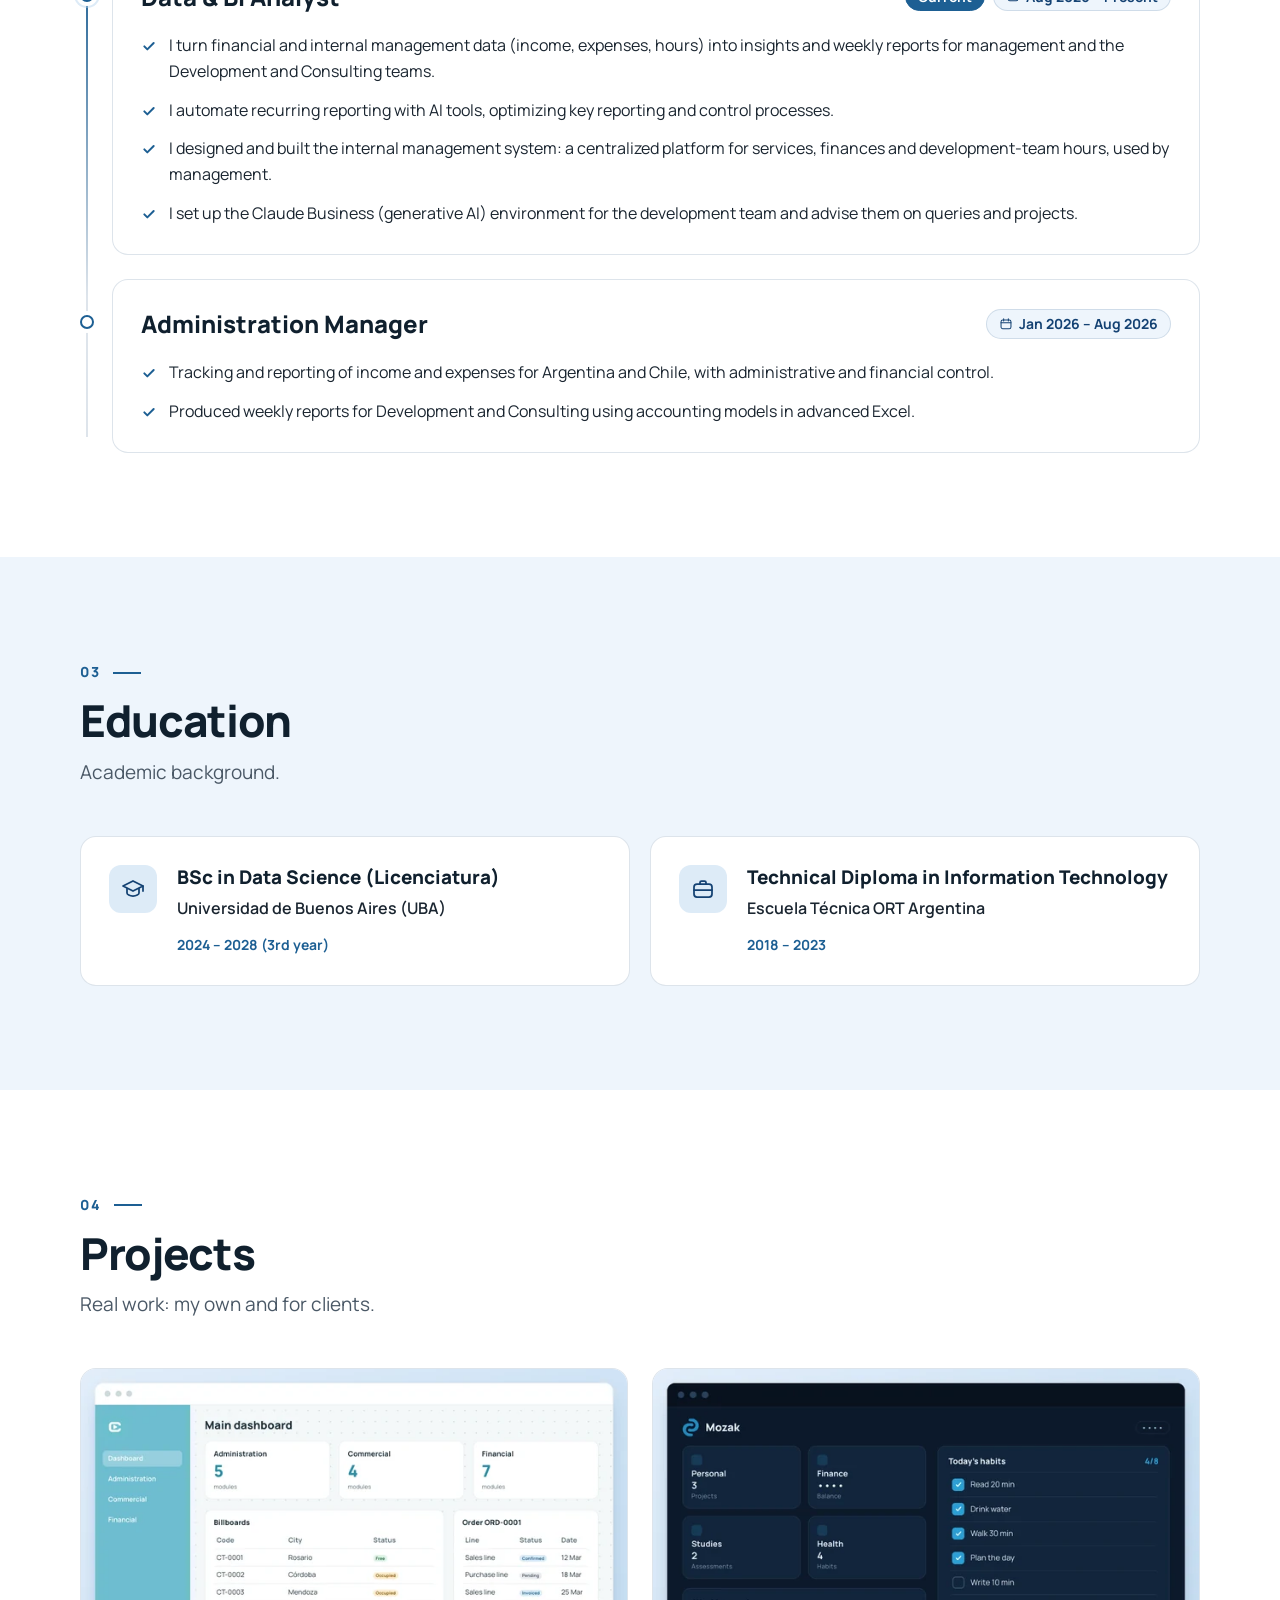
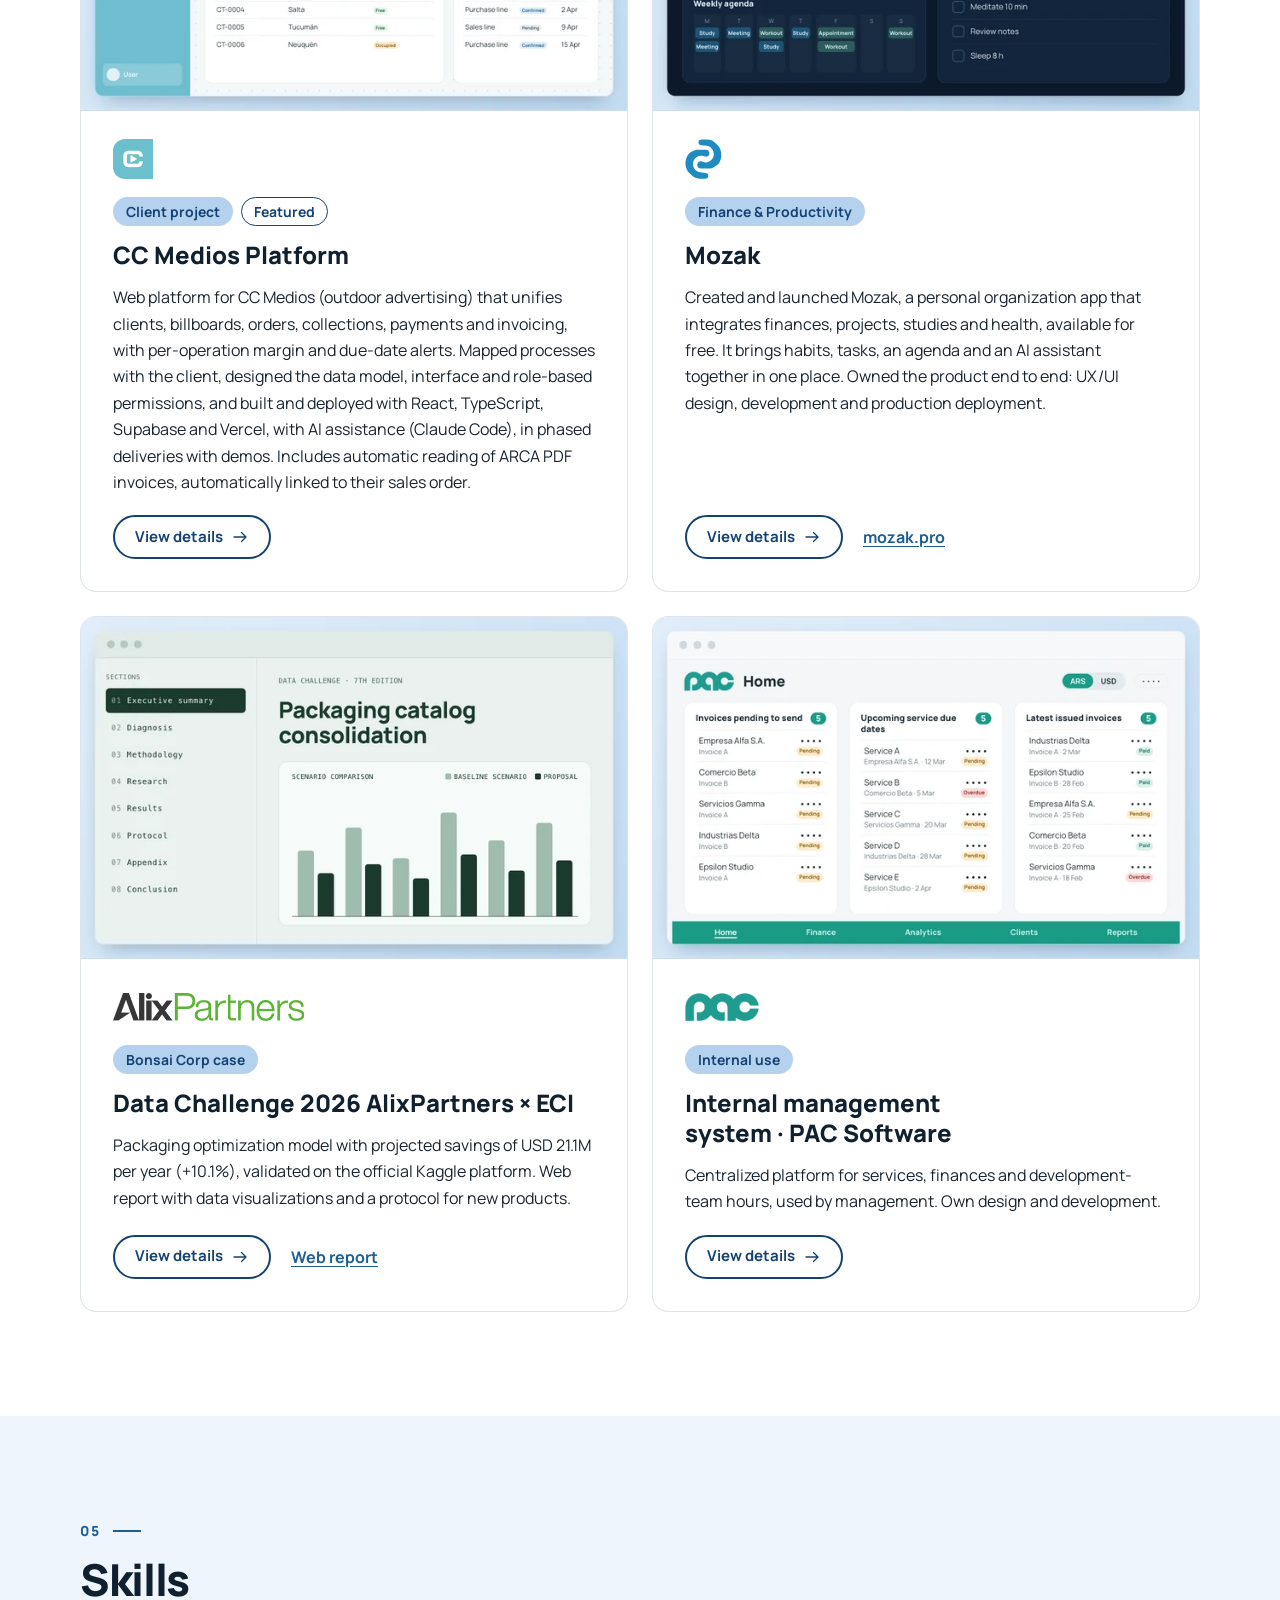
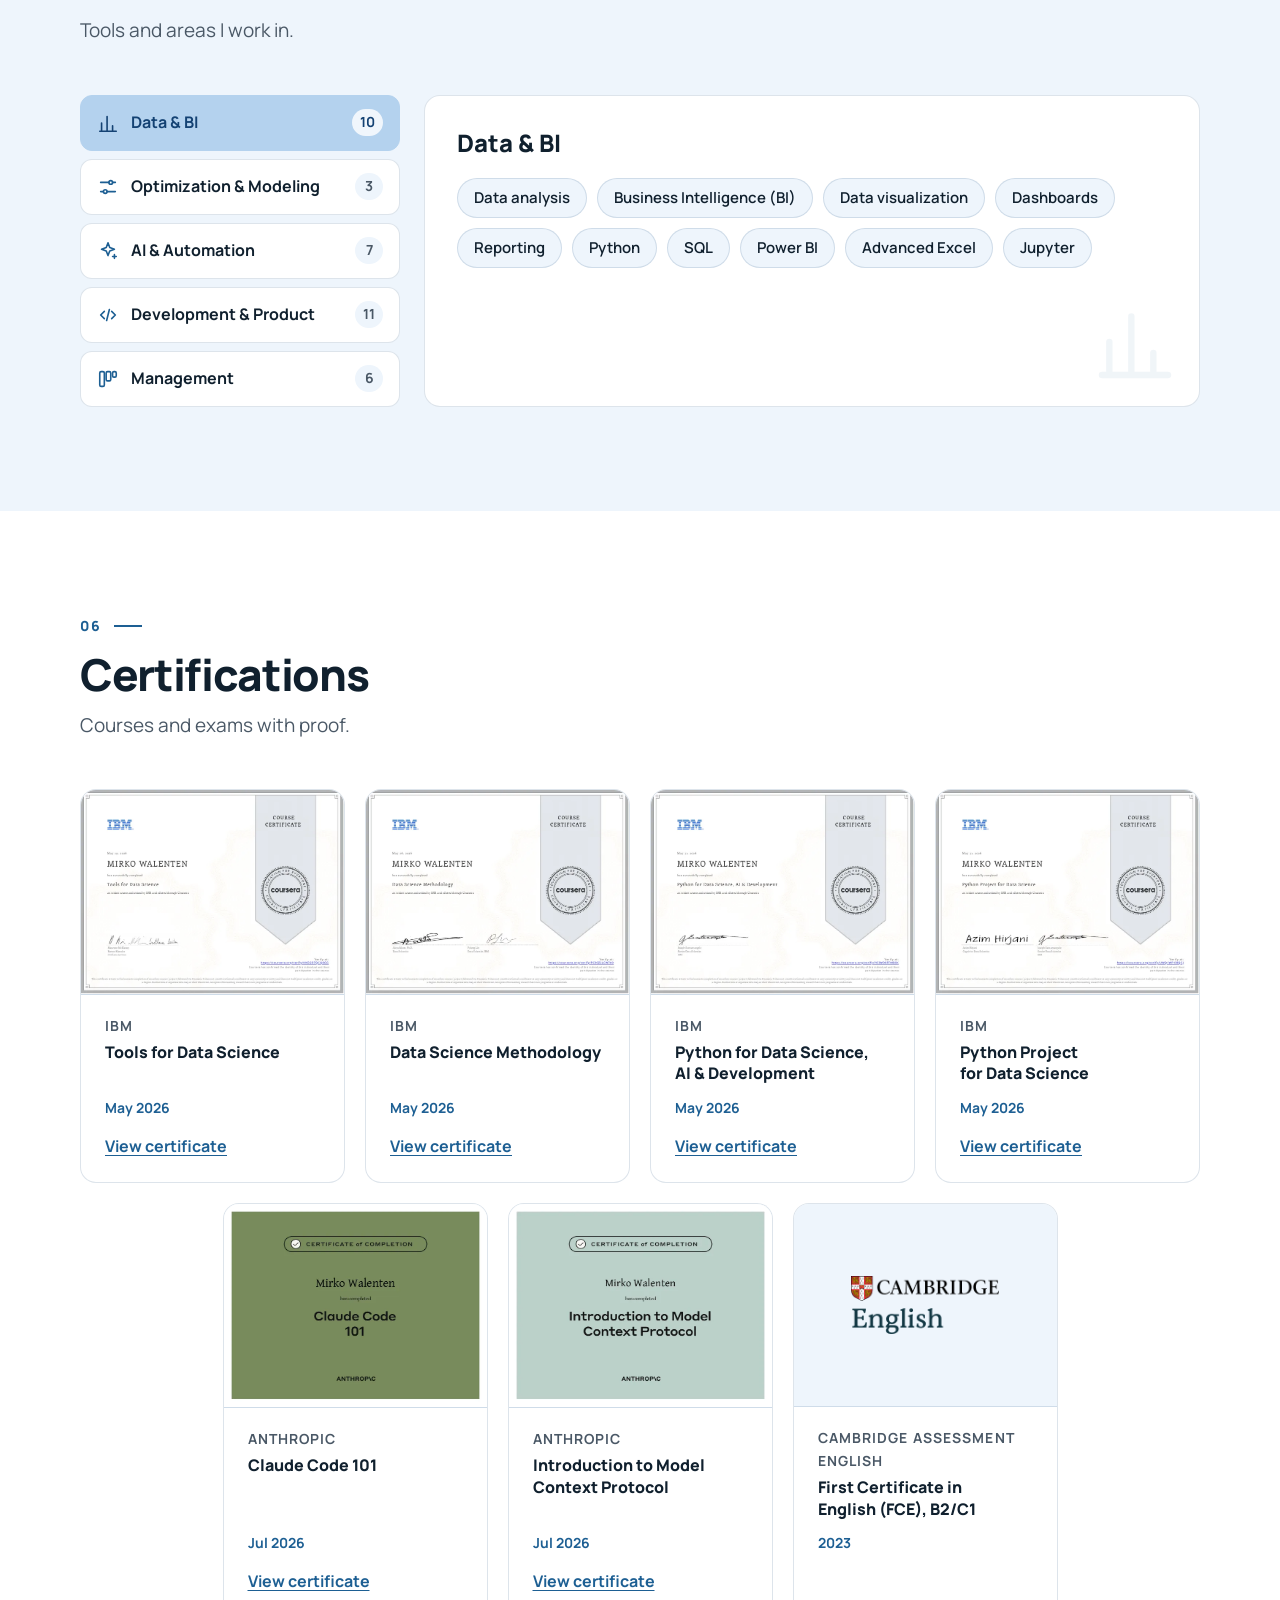
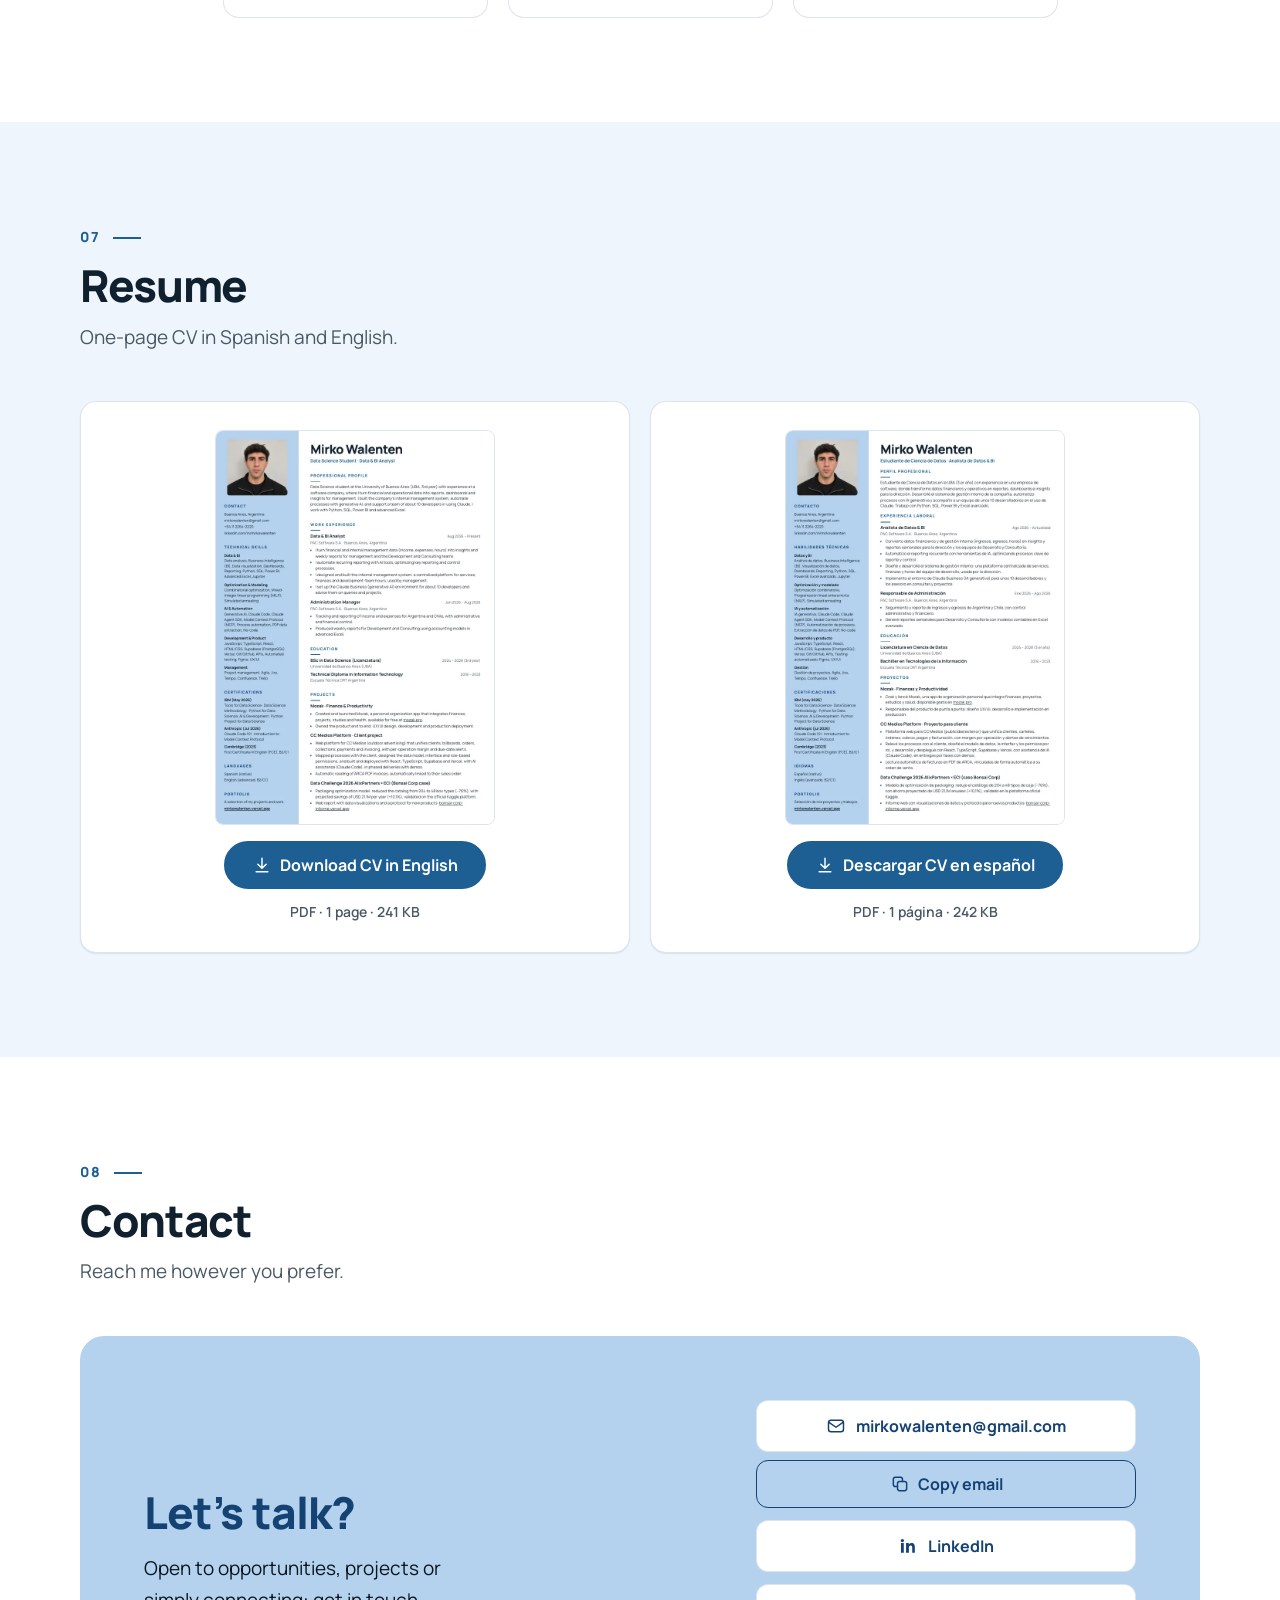
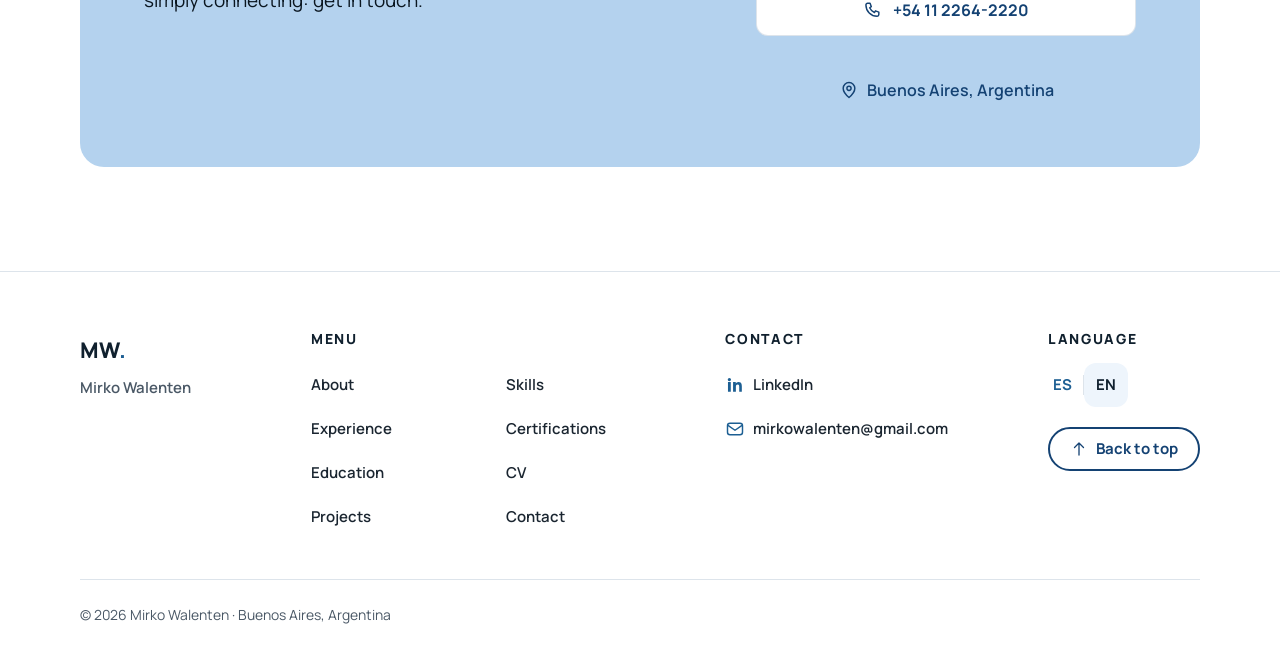
<file: en/index.html>
<!DOCTYPE html>
<html lang="en">
<head>
  <meta charset="utf-8">
  <meta name="viewport" content="width=device-width, initial-scale=1">
  <title>Mirko Walenten — Data Science Student · Data &amp; BI Analyst</title>
  <meta name="description" content="Data Science student at UBA and Data &amp; BI Analyst. Reports, dashboards, generative AI automation and end-to-end product development.">
  <meta name="theme-color" content="#b4d2ee">
  <link rel="canonical" href="https://mirkowalenten.vercel.app/en/">
  <link rel="alternate" hreflang="es" href="https://mirkowalenten.vercel.app/">
  <link rel="alternate" hreflang="en" href="https://mirkowalenten.vercel.app/en/">
  <link rel="alternate" hreflang="x-default" href="https://mirkowalenten.vercel.app/">

  <meta property="og:title" content="Mirko Walenten — Data Science Student · Data &amp; BI Analyst">
  <meta property="og:description" content="Data Science student at UBA and Data &amp; BI Analyst. Reports, dashboards, generative AI automation and end-to-end product development.">
  <meta property="og:type" content="website">
  <meta property="og:locale" content="en_US">
  <meta property="og:locale:alternate" content="es_AR">
  <meta property="og:url" content="https://mirkowalenten.vercel.app/en/">
  <meta property="og:image" content="https://mirkowalenten.vercel.app/assets/img/og-en.png">
  <meta property="og:image:width" content="1200">
  <meta property="og:image:height" content="630">
  <meta property="og:image:alt" content="Mirko Walenten, Data Science Student and Data &amp; BI Analyst">
  <meta name="twitter:card" content="summary_large_image">
  <meta name="twitter:image" content="https://mirkowalenten.vercel.app/assets/img/og-en.png">

  <link rel="icon" href="/favicon.svg" type="image/svg+xml">
  <link rel="preload" href="/assets/fonts/manrope-latin-wght-normal.woff2" as="font" type="font/woff2" crossorigin>
  <script>document.documentElement.classList.add('js');</script>
  <link rel="stylesheet" href="/assets/css/styles.css?v=7">
  <script type="application/ld+json">
  {
    "@context": "https://schema.org",
    "@type": "Person",
    "name": "Mirko Walenten",
    "url": "https://mirkowalenten.vercel.app/en/",
    "jobTitle": "Data & BI Analyst",
    "sameAs": [
      "https://www.linkedin.com/in/mirkowalenten"
    ],
    "knowsLanguage": [
      "es",
      "en"
    ],
    "mainEntityOfPage": {
      "@type": "WebPage",
      "@id": "https://mirkowalenten.vercel.app/en/",
      "inLanguage": "en"
    }
  }
  </script>
</head>
<body>
  <a class="skip-link" href="#content">Skip to content</a>

  <header class="site-header">
    <nav class="nav container" aria-label="Main">
      <a class="logo" href="#top" aria-label="MW. Mirko Walenten, home">MW<span>.</span></a>
      <div class="lang" role="group" aria-label="Change language">
        <a class="lang__item" href="/" hreflang="es" lang="es" aria-label="ES, Español">ES</a>
        <span class="lang__item lang__item--current" lang="en" aria-current="true"><span class="sr-only">English: </span><span aria-hidden="true">EN</span></span>
      </div>
      <button class="nav__toggle" type="button" aria-expanded="false" aria-controls="menu-principal">
        <span class="nav__toggle-icon" aria-hidden="true"></span>
        Menu
      </button>
      <ul class="nav__menu" id="menu-principal">
        <li><a href="#about">About</a></li>
        <li><a href="#experience">Experience</a></li>
        <li><a href="#education">Education</a></li>
        <li><a href="#projects">Projects</a></li>
        <li><a href="#skills">Skills</a></li>
        <li><a href="#certifications">Certifications</a></li>
        <li><a href="#cv">CV</a></li>
        <li><a href="#contact">Contact</a></li>
      </ul>
    </nav>
  </header>

  <main id="content">
    <section class="hero" id="top">
      <div class="container hero__grid">
        <div class="hero__text">
          <h1>Mirko Walenten</h1>
          <p class="hero__role">Data Science Student · Data &amp; BI Analyst</p>
          <p class="hero__lead">I turn financial and operational data into reports, dashboards and insights, automate processes with generative AI and build products end to end.</p>
          <div class="hero__actions">
            <a class="btn" href="#projects">View projects</a>
            <a class="btn btn--ghost" href="/assets/cv/CV-Mirko-Walenten-EN.pdf" download>Download CV</a>
            <a class="btn-text" href="#contact">Contact</a>
          </div>
          <ul class="hero__facts">
            <li><svg class="icon" width="20" height="20" aria-hidden="true" focusable="false"><use href="/assets/img/icons.svg?v=7#i-pin"/></svg><span>Buenos Aires, Argentina</span></li>
            <li><svg class="icon" width="20" height="20" aria-hidden="true" focusable="false"><use href="/assets/img/icons.svg?v=7#i-cap"/></svg><span>Data Science · UBA (3rd year)</span></li>
            <li><svg class="icon" width="20" height="20" aria-hidden="true" focusable="false"><use href="/assets/img/icons.svg?v=7#i-globe"/></svg><span>Spanish and English (Cambridge FCE, B2/C1)</span></li>
          </ul>
        </div>
        <div class="hero__visual">
          <picture>
            <source type="image/webp" srcset="/assets/img/mirko-480.webp 480w, /assets/img/mirko-960.webp 960w" sizes="(min-width: 900px) 400px, min(360px, 80vw)">
            <img src="/assets/img/mirko-960.jpg" width="960" height="1132" fetchpriority="high" decoding="async" alt="Portrait of Mirko Walenten">
          </picture>
          <p class="hero__chip">Open to opportunities</p>
        </div>
      </div>
    </section>

    <section class="section section--alt" id="about" aria-labelledby="t-about">
      <div class="container about">
        <header class="section-head reveal">
          <p class="section-head__eyebrow" aria-hidden="true">01</p>
          <h2 class="section-head__title" id="t-about">About me</h2>
        </header>
        <div class="reveal">
          <p class="about__text">Data Science student at the University of Buenos Aires (UBA, 3rd year) with experience at a software company, where I turn financial and operational data into reports, dashboards and insights for management. I built the company’s internal management system, automate processes with generative AI, and support a team of developers in using Claude. I work with Python, SQL, Power BI and advanced Excel.</p>
          <p class="about__langs">Spanish (native) · English (advanced, Cambridge FCE, B2/C1)</p>
        </div>
      </div>
    </section>

    <section class="section" id="experience" aria-labelledby="t-experience">
      <div class="container">
        <header class="section-head reveal">
          <p class="section-head__eyebrow" aria-hidden="true">02</p>
          <h2 class="section-head__title" id="t-experience">Experience</h2>
          <p class="section-head__sub">Where I’ve worked and what I did.</p>
        </header>
        <p class="company reveal"><span>PAC Software S.A. · Buenos Aires, Argentina</span></p>
        <ol class="timeline">
          <li class="timeline__item">
            <article class="card role reveal">
              <div class="role__head">
                <h3 class="role__title">Data &amp; BI Analyst</h3>
                <p class="role__meta"><span class="pill pill--now">Current</span><span class="pill pill--date"><svg class="icon" width="14" height="14" aria-hidden="true" focusable="false"><use href="/assets/img/icons.svg?v=7#i-calendar"/></svg>Aug 2026 – Present</span></p>
              </div>
              <ul class="bullets">
                <li>I turn financial and internal management data (income, expenses, hours) into insights and weekly reports for management and the Development and Consulting teams.</li>
                <li>I automate recurring reporting with AI tools, optimizing key reporting and control processes.</li>
                <li>I designed and built the internal management system: a centralized platform for services, finances and development-team hours, used by management.</li>
                <li>I set up the Claude Business (generative AI) environment for the development team and advise them on queries and projects.</li>
              </ul>
            </article>
          </li>
          <li class="timeline__item">
            <article class="card role reveal">
              <div class="role__head">
                <h3 class="role__title">Administration Manager</h3>
                <p class="role__meta"><span class="pill pill--date"><svg class="icon" width="14" height="14" aria-hidden="true" focusable="false"><use href="/assets/img/icons.svg?v=7#i-calendar"/></svg>Jan 2026 – Aug 2026</span></p>
              </div>
              <ul class="bullets">
                <li>Tracking and reporting of income and expenses for Argentina and Chile, with administrative and financial control.</li>
                <li>Produced weekly reports for Development and Consulting using accounting models in advanced Excel.</li>
              </ul>
            </article>
          </li>
        </ol>
      </div>
    </section>

    <section class="section section--alt" id="education" aria-labelledby="t-education">
      <div class="container">
        <header class="section-head reveal">
          <p class="section-head__eyebrow" aria-hidden="true">03</p>
          <h2 class="section-head__title" id="t-education">Education</h2>
          <p class="section-head__sub">Academic background.</p>
        </header>
        <div class="education">
          <article class="card edu reveal">
            <span class="edu__icon" aria-hidden="true"><svg class="icon" width="24" height="24" aria-hidden="true" focusable="false"><use href="/assets/img/icons.svg?v=7#i-cap"/></svg></span>
            <div class="edu__body"><h3>BSc in Data Science (Licenciatura)</h3>
            <p class="education__school">Universidad de Buenos Aires (UBA)</p>
            <p class="education__date">2024 – 2028 (3rd year)</p></div>
          </article>
          <article class="card edu reveal">
            <span class="edu__icon" aria-hidden="true"><svg class="icon" width="24" height="24" aria-hidden="true" focusable="false"><use href="/assets/img/icons.svg?v=7#i-briefcase"/></svg></span>
            <div class="edu__body"><h3>Technical Diploma in Information Technology</h3>
            <p class="education__school">Escuela Técnica ORT Argentina</p>
            <p class="education__date">2018 – 2023</p></div>
          </article>
        </div>
      </div>
    </section>

    <section class="section" id="projects" aria-labelledby="t-projects">
      <div class="container">
        <header class="section-head reveal">
          <p class="section-head__eyebrow" aria-hidden="true">04</p>
          <h2 class="section-head__title" id="t-projects">Projects</h2>
          <p class="section-head__sub">Real work: my own and for clients.</p>
        </header>
        <div class="projects">

          <article class="card project reveal">
            <div class="project__cover">
              <img src="/assets/img/projects/cc-medios-cover-en-640.webp?v=7" srcset="/assets/img/projects/cc-medios-cover-en-640.webp?v=7 640w, /assets/img/projects/cc-medios-cover-en-1280.webp?v=7 1280w" sizes="(min-width: 900px) 548px, calc(100vw - 40px)" width="640" height="400" alt="Illustrative mockup of CC Medios Platform" loading="lazy" decoding="async">
            </div>
            <div class="project__body">
            <img class="project__logo" src="/assets/img/logos/cc-medios-64.webp" srcset="/assets/img/logos/cc-medios-64.webp 1x, /assets/img/logos/cc-medios-128.webp 2x" width="40" height="40" alt="CC Medios logo" loading="lazy" decoding="async">
            <div class="project__meta">
              <p class="project__tag">Client project</p>
            <p class="project__flag">Featured</p>
            </div>
            <h3 class="project__title">CC Medios Platform</h3>
            <p class="project__text">Web platform for CC Medios (outdoor advertising) that unifies clients, billboards, orders, collections, payments and invoicing, with per-operation margin and due-date alerts. Mapped processes with the client, designed the data model, interface and role-based permissions, and built and deployed with React, TypeScript, Supabase and Vercel, with AI assistance (Claude Code), in phased deliveries with demos. Includes automatic reading of ARCA PDF invoices, automatically linked to their sales order.</p>
            <div class="project__actions">
              <a class="btn btn--ghost btn--sm project__detail" href="/en/projects/cc-medios">View details<svg class="icon" width="18" height="18" aria-hidden="true" focusable="false"><use href="/assets/img/icons.svg?v=7#i-arrow-right"/></svg><span class="sr-only"> of CC Medios Platform</span></a>
            </div>
            </div>
          </article>
          <article class="card project reveal">
            <div class="project__cover">
              <img src="/assets/img/projects/mozak-cover-en-640.webp?v=7" srcset="/assets/img/projects/mozak-cover-en-640.webp?v=7 640w, /assets/img/projects/mozak-cover-en-1280.webp?v=7 1280w" sizes="(min-width: 900px) 548px, calc(100vw - 40px)" width="640" height="400" alt="Illustrative mockup of Mozak" loading="lazy" decoding="async">
            </div>
            <div class="project__body">
            <img class="project__logo" src="/assets/img/logos/mozak.svg" width="37" height="40" alt="Mozak logo" loading="lazy" decoding="async">
            <div class="project__meta">
              <p class="project__tag">Finance &amp; Productivity</p>
            </div>
            <h3 class="project__title">Mozak</h3>
            <p class="project__text">Created and launched Mozak, a personal organization app that integrates finances, projects, studies and health, available for free. It brings habits, tasks, an agenda and an AI assistant together in one place. Owned the product end to end: UX/UI design, development and production deployment.</p>
            <div class="project__actions">
              <a class="btn btn--ghost btn--sm project__detail" href="/en/projects/mozak">View details<svg class="icon" width="18" height="18" aria-hidden="true" focusable="false"><use href="/assets/img/icons.svg?v=7#i-arrow-right"/></svg><span class="sr-only"> of Mozak</span></a>
              <a class="project__link" href="https://mozak.pro" target="_blank" rel="noopener noreferrer">mozak.pro<span class="sr-only"> (opens in a new tab)</span></a>
            </div>
            </div>
          </article>
          <article class="card project reveal">
            <div class="project__cover">
              <img src="/assets/img/projects/bonsai-corp-cover-en-640.webp?v=7" srcset="/assets/img/projects/bonsai-corp-cover-en-640.webp?v=7 640w, /assets/img/projects/bonsai-corp-cover-en-1280.webp?v=7 1280w" sizes="(min-width: 900px) 548px, calc(100vw - 40px)" width="640" height="400" alt="Illustrative mockup of the Bonsai Corp report" loading="lazy" decoding="async">
            </div>
            <div class="project__body">
            <img class="project__logo project__logo--alix" src="/assets/img/logos/alixpartners-56.webp" srcset="/assets/img/logos/alixpartners-56.webp 1x, /assets/img/logos/alixpartners-112.webp 2x" width="190" height="28" alt="AlixPartners logo" loading="lazy" decoding="async">
            <div class="project__meta">
              <p class="project__tag">Bonsai Corp case</p>
            </div>
            <h3 class="project__title">Data Challenge 2026 AlixPartners × ECI</h3>
            <p class="project__text">Packaging optimization model with projected savings of USD 21.1M per year (+10.1%), validated on the official Kaggle platform. Web report with data visualizations and a protocol for new products.</p>
            <div class="project__actions">
              <a class="btn btn--ghost btn--sm project__detail" href="/en/projects/bonsai-corp">View details<svg class="icon" width="18" height="18" aria-hidden="true" focusable="false"><use href="/assets/img/icons.svg?v=7#i-arrow-right"/></svg><span class="sr-only"> of Data Challenge 2026 AlixPartners × ECI</span></a>
              <a class="project__link" href="https://bonsai-corp-informe.vercel.app" target="_blank" rel="noopener noreferrer">Web report<span class="sr-only"> (opens in a new tab)</span></a>
            </div>
            </div>
          </article>
          <article class="card project reveal">
            <div class="project__cover">
              <img src="/assets/img/projects/pac-app-cover-en-640.webp?v=7" srcset="/assets/img/projects/pac-app-cover-en-640.webp?v=7 640w, /assets/img/projects/pac-app-cover-en-1280.webp?v=7 1280w" sizes="(min-width: 900px) 548px, calc(100vw - 40px)" width="640" height="400" alt="Illustrative mockup of PAC’s internal management system" loading="lazy" decoding="async">
            </div>
            <div class="project__body">
            <img class="project__logo project__logo--pac" src="/assets/img/logos/pac-72.webp" width="74" height="28" alt="PAC logo" loading="lazy" decoding="async">
            <div class="project__meta">
              <p class="project__tag">Internal use</p>
            </div>
            <h3 class="project__title">Internal management system · PAC Software</h3>
            <p class="project__text">Centralized platform for services, finances and development-team hours, used by management. Own design and development.</p>
            <div class="project__actions">
              <a class="btn btn--ghost btn--sm project__detail" href="/en/projects/pac-app">View details<svg class="icon" width="18" height="18" aria-hidden="true" focusable="false"><use href="/assets/img/icons.svg?v=7#i-arrow-right"/></svg><span class="sr-only"> of Internal management system · PAC Software</span></a>
            </div>
            </div>
          </article>

        </div>
      </div>
    </section>

    <section class="section section--alt" id="skills" aria-labelledby="t-skills">
      <div class="container">
        <header class="section-head reveal">
          <p class="section-head__eyebrow" aria-hidden="true">05</p>
          <h2 class="section-head__title" id="t-skills">Skills</h2>
          <p class="section-head__sub">Tools and areas I work in.</p>
        </header>
        <div class="skills reveal" data-skills data-label="Skill categories" data-unit="skills">
          <article class="card skill-card">
            <h3><svg class="icon skill-icon" width="22" height="22" aria-hidden="true" focusable="false"><use href="/assets/img/icons.svg?v=7#i-chart"/></svg><span>Data &amp; BI</span></h3>
            <ul class="chips">
              <li>Data analysis</li>
              <li>Business Intelligence (BI)</li>
              <li>Data visualization</li>
              <li>Dashboards</li>
              <li>Reporting</li>
              <li>Python</li>
              <li>SQL</li>
              <li>Power BI</li>
              <li>Advanced Excel</li>
              <li>Jupyter</li>
            </ul>
          </article>
          <article class="card skill-card">
            <h3><svg class="icon skill-icon" width="22" height="22" aria-hidden="true" focusable="false"><use href="/assets/img/icons.svg?v=7#i-sliders"/></svg><span>Optimization &amp; Modeling</span></h3>
            <ul class="chips">
              <li>Combinatorial optimization</li>
              <li>Mixed-integer linear programming (MILP)</li>
              <li>Simulated annealing</li>
            </ul>
          </article>
          <article class="card skill-card">
            <h3><svg class="icon skill-icon" width="22" height="22" aria-hidden="true" focusable="false"><use href="/assets/img/icons.svg?v=7#i-sparkle"/></svg><span>AI &amp; Automation</span></h3>
            <ul class="chips">
              <li>Generative AI</li>
              <li>Claude Code</li>
              <li>Claude Agent SDK</li>
              <li>Model Context Protocol (MCP)</li>
              <li>Process automation</li>
              <li>PDF data extraction</li>
              <li>No-code</li>
            </ul>
          </article>
          <article class="card skill-card">
            <h3><svg class="icon skill-icon" width="22" height="22" aria-hidden="true" focusable="false"><use href="/assets/img/icons.svg?v=7#i-code"/></svg><span>Development &amp; Product</span></h3>
            <ul class="chips">
              <li>JavaScript</li>
              <li>TypeScript</li>
              <li>React</li>
              <li>HTML/CSS</li>
              <li>Supabase (PostgreSQL)</li>
              <li>Vercel</li>
              <li>Git/GitHub</li>
              <li>APIs</li>
              <li>Automated testing</li>
              <li>Figma</li>
              <li>UX/UI</li>
            </ul>
          </article>
          <article class="card skill-card">
            <h3><svg class="icon skill-icon" width="22" height="22" aria-hidden="true" focusable="false"><use href="/assets/img/icons.svg?v=7#i-kanban"/></svg><span>Management</span></h3>
            <ul class="chips">
              <li>Project management</li>
              <li>Agile</li>
              <li>Jira</li>
              <li>Tempo</li>
              <li>Confluence</li>
              <li>Trello</li>
            </ul>
          </article>
        </div>
      </div>
    </section>

    <section class="section" id="certifications" aria-labelledby="t-certifications">
      <div class="container">
        <header class="section-head reveal">
          <p class="section-head__eyebrow" aria-hidden="true">06</p>
          <h2 class="section-head__title" id="t-certifications">Certifications</h2>
          <p class="section-head__sub">Courses and exams with proof.</p>
        </header>
        <div class="certs" data-open="Open PDF" data-close="Close" data-alt="Enlarged view of the certificate">
          <article class="card cert reveal" data-large="/assets/certs/previews/large/IBM-Tools-for-Data-Science.webp" data-pdf="/assets/certs/IBM-Tools-for-Data-Science.pdf">
            <div class="cert__preview">
              <img src="/assets/certs/previews/IBM-Tools-for-Data-Science.webp" width="720" height="557" loading="lazy" decoding="async" alt="Preview of the Tools for Data Science certificate">
            </div>
            <div class="cert__body">
              <p class="cert__issuer">IBM</p>
              <h3 class="cert__name">Tools for Data Science</h3>
              <p class="cert__date">May 2026</p>
              <div class="cert__links">
                <a class="link-action" href="/assets/certs/IBM-Tools-for-Data-Science.pdf" target="_blank" rel="noopener noreferrer">View certificate<span class="sr-only"> of Tools for Data Science (opens in a new tab)</span></a>
              </div>
            </div>
          </article>
          <article class="card cert reveal" data-large="/assets/certs/previews/large/IBM-Data-Science-Methodology.webp" data-pdf="/assets/certs/IBM-Data-Science-Methodology.pdf">
            <div class="cert__preview">
              <img src="/assets/certs/previews/IBM-Data-Science-Methodology.webp" width="720" height="557" loading="lazy" decoding="async" alt="Preview of the Data Science Methodology certificate">
            </div>
            <div class="cert__body">
              <p class="cert__issuer">IBM</p>
              <h3 class="cert__name">Data Science Methodology</h3>
              <p class="cert__date">May 2026</p>
              <div class="cert__links">
                <a class="link-action" href="/assets/certs/IBM-Data-Science-Methodology.pdf" target="_blank" rel="noopener noreferrer">View certificate<span class="sr-only"> of Data Science Methodology (opens in a new tab)</span></a>
              </div>
            </div>
          </article>
          <article class="card cert reveal" data-large="/assets/certs/previews/large/IBM-Python-for-Data-Science-AI-Development.webp" data-pdf="/assets/certs/IBM-Python-for-Data-Science-AI-Development.pdf">
            <div class="cert__preview">
              <img src="/assets/certs/previews/IBM-Python-for-Data-Science-AI-Development.webp" width="720" height="557" loading="lazy" decoding="async" alt="Preview of the Python for Data Science, AI &amp; Development certificate">
            </div>
            <div class="cert__body">
              <p class="cert__issuer">IBM</p>
              <h3 class="cert__name">Python for Data Science, AI &amp; Development</h3>
              <p class="cert__date">May 2026</p>
              <div class="cert__links">
                <a class="link-action" href="/assets/certs/IBM-Python-for-Data-Science-AI-Development.pdf" target="_blank" rel="noopener noreferrer">View certificate<span class="sr-only"> of Python for Data Science, AI &amp; Development (opens in a new tab)</span></a>
              </div>
            </div>
          </article>
          <article class="card cert reveal" data-large="/assets/certs/previews/large/IBM-Python-Project-for-Data-Science.webp" data-pdf="/assets/certs/IBM-Python-Project-for-Data-Science.pdf">
            <div class="cert__preview">
              <img src="/assets/certs/previews/IBM-Python-Project-for-Data-Science.webp" width="720" height="557" loading="lazy" decoding="async" alt="Preview of the Python Project for Data Science certificate">
            </div>
            <div class="cert__body">
              <p class="cert__issuer">IBM</p>
              <h3 class="cert__name">Python Project for Data Science</h3>
              <p class="cert__date">May 2026</p>
              <div class="cert__links">
                <a class="link-action" href="/assets/certs/IBM-Python-Project-for-Data-Science.pdf" target="_blank" rel="noopener noreferrer">View certificate<span class="sr-only"> of Python Project for Data Science (opens in a new tab)</span></a>
              </div>
            </div>
          </article>
          <article class="card cert reveal" data-large="/assets/certs/previews/large/Anthropic-Claude-Code-101.webp" data-pdf="/assets/certs/Anthropic-Claude-Code-101.pdf">
            <div class="cert__preview">
              <img src="/assets/certs/previews/Anthropic-Claude-Code-101.webp" width="720" height="557" loading="lazy" decoding="async" alt="Preview of the Claude Code 101 certificate">
            </div>
            <div class="cert__body">
              <p class="cert__issuer">Anthropic</p>
              <h3 class="cert__name">Claude Code 101</h3>
              <p class="cert__date">Jul 2026</p>
              <div class="cert__links">
                <a class="link-action" href="/assets/certs/Anthropic-Claude-Code-101.pdf" target="_blank" rel="noopener noreferrer">View certificate<span class="sr-only"> of Claude Code 101 (opens in a new tab)</span></a>
              </div>
            </div>
          </article>
          <article class="card cert reveal" data-large="/assets/certs/previews/large/Anthropic-Introduction-to-MCP.webp" data-pdf="/assets/certs/Anthropic-Introduction-to-MCP.pdf">
            <div class="cert__preview">
              <img src="/assets/certs/previews/Anthropic-Introduction-to-MCP.webp" width="720" height="557" loading="lazy" decoding="async" alt="Preview of the Introduction to Model Context Protocol certificate">
            </div>
            <div class="cert__body">
              <p class="cert__issuer">Anthropic</p>
              <h3 class="cert__name">Introduction to Model Context Protocol</h3>
              <p class="cert__date">Jul 2026</p>
              <div class="cert__links">
                <a class="link-action" href="/assets/certs/Anthropic-Introduction-to-MCP.pdf" target="_blank" rel="noopener noreferrer">View certificate<span class="sr-only"> of Introduction to Model Context Protocol (opens in a new tab)</span></a>
              </div>
            </div>
          </article>
          <article class="card cert reveal">
            <div class="cert__preview cert__preview--cover">
              <img src="/assets/img/logos/cambridge-english.webp" width="640" height="252" loading="lazy" decoding="async" alt="Cambridge English logo">
            </div>
            <div class="cert__body">
              <p class="cert__issuer">Cambridge Assessment English</p>
              <h3 class="cert__name">First Certificate in English (FCE), B2/C1</h3>
              <p class="cert__date">2023</p>
              <div class="cert__links cert__links--spacer" aria-hidden="true"></div>
            </div>
          </article>
        </div>
      </div>
    </section>

    <section class="section section--alt" id="cv" aria-labelledby="t-cv">
      <div class="container">
        <header class="section-head reveal">
          <p class="section-head__eyebrow" aria-hidden="true">07</p>
          <h2 class="section-head__title" id="t-cv">Resume</h2>
          <p class="section-head__sub">One-page CV in Spanish and English.</p>
        </header>
        <div class="cvs">
          <article class="card cv reveal">
            <img src="/assets/cv/previews/CV-Mirko-Walenten-EN.webp" width="720" height="1018" loading="lazy" decoding="async" alt="Preview of the CV in English">
            <a class="btn" href="/assets/cv/CV-Mirko-Walenten-EN.pdf" download><svg class="icon" width="20" height="20" aria-hidden="true" focusable="false"><use href="/assets/img/icons.svg?v=7#i-download"/></svg>Download CV in English</a>
            <p class="cv__meta">PDF · 1 page · 241 KB</p>
          </article>
          <article class="card cv reveal" lang="es">
            <img src="/assets/cv/previews/CV-Mirko-Walenten-ES.webp" width="720" height="1018" loading="lazy" decoding="async" alt="Vista previa del CV en español">
            <a class="btn" href="/assets/cv/CV-Mirko-Walenten-ES.pdf" download><svg class="icon" width="20" height="20" aria-hidden="true" focusable="false"><use href="/assets/img/icons.svg?v=7#i-download"/></svg>Descargar CV en español</a>
            <p class="cv__meta">PDF · 1 página · 242 KB</p>
          </article>
        </div>
      </div>
    </section>

    <section class="section" id="contact" aria-labelledby="t-contact">
      <div class="container">
        <header class="section-head reveal">
          <p class="section-head__eyebrow" aria-hidden="true">08</p>
          <h2 class="section-head__title" id="t-contact">Contact</h2>
          <p class="section-head__sub">Reach me however you prefer.</p>
        </header>
        <div class="contact reveal">
          <div class="contact__intro">
            <h3>Let’s talk?</h3>
            <p class="contact__lead">Open to opportunities, projects or simply connecting: get in touch.</p>
          </div>
          <div class="contact__actions">
            <ul class="contact__list">
              <li class="contact__row">
                <a class="contact__item" href="mailto:mirkowalenten@gmail.com"><svg class="icon" width="20" height="20" aria-hidden="true" focusable="false"><use href="/assets/img/icons.svg?v=7#i-mail"/></svg><span class="contact__text">mirkowalenten@gmail.com</span></a>
                <button type="button" class="contact__copy" data-copy="mirkowalenten@gmail.com" data-copied="Email copied" data-select="Select the email to copy it"><svg class="icon" width="20" height="20" aria-hidden="true" focusable="false"><use href="/assets/img/icons.svg?v=7#i-copy"/></svg>Copy email</button>
              </li>
              <li><a class="contact__item" href="https://www.linkedin.com/in/mirkowalenten" target="_blank" rel="noopener noreferrer"><svg class="icon" width="20" height="20" aria-hidden="true" focusable="false"><use href="/assets/img/icons.svg?v=7#i-linkedin"/></svg>LinkedIn<span class="sr-only"> (opens in a new tab)</span></a></li>
              <li><a class="contact__item" href="tel:+541122642220"><svg class="icon" width="20" height="20" aria-hidden="true" focusable="false"><use href="/assets/img/icons.svg?v=7#i-phone"/></svg>+54 11 2264-2220</a></li>
            </ul>
            <p class="contact__status" role="status" aria-live="polite"></p>
            <p class="contact__place"><svg class="icon" width="20" height="20" aria-hidden="true" focusable="false"><use href="/assets/img/icons.svg?v=7#i-pin"/></svg>Buenos Aires, Argentina</p>
          </div>
        </div>
      </div>
    </section>
  </main>

  <footer class="site-footer">
    <div class="container">
      <div class="footer__grid">
        <div class="footer__brand">
          <a class="logo" href="#top" aria-label="MW. Mirko Walenten, home">MW<span>.</span></a>
          <p>Mirko Walenten</p>
        </div>
        <nav class="footer__nav" aria-label="Footer">
          <p class="footer__title">Menu</p>
          <ul>
          <li><a href="#about">About</a></li>
          <li><a href="#experience">Experience</a></li>
          <li><a href="#education">Education</a></li>
          <li><a href="#projects">Projects</a></li>
          <li><a href="#skills">Skills</a></li>
          <li><a href="#certifications">Certifications</a></li>
          <li><a href="#cv">CV</a></li>
          <li><a href="#contact">Contact</a></li>
          </ul>
        </nav>
        <div class="footer__contact">
          <p class="footer__title">Contact</p>
          <ul>
            <li><a href="https://www.linkedin.com/in/mirkowalenten" target="_blank" rel="noopener noreferrer"><svg class="icon" width="20" height="20" aria-hidden="true" focusable="false"><use href="/assets/img/icons.svg?v=7#i-linkedin"/></svg>LinkedIn<span class="sr-only"> (opens in a new tab)</span></a></li>
            <li><a href="mailto:mirkowalenten@gmail.com"><svg class="icon" width="20" height="20" aria-hidden="true" focusable="false"><use href="/assets/img/icons.svg?v=7#i-mail"/></svg>mirkowalenten@gmail.com</a></li>
          </ul>
        </div>
        <div class="footer__end">
        <div class="footer__lang"><p class="footer__title">Language</p>
        <div class="lang lang--footer" role="group" aria-label="Change language">
        <a class="lang__item" href="/" hreflang="es" lang="es" aria-label="ES, Español">ES</a>
        <span class="lang__item lang__item--current" lang="en" aria-current="true"><span class="sr-only">English: </span><span aria-hidden="true">EN</span></span>
      </div></div>
          <a class="btn btn--ghost btn--sm" href="#"><svg class="icon" width="18" height="18" aria-hidden="true" focusable="false"><use href="/assets/img/icons.svg?v=7#i-arrow-up"/></svg>Back to top</a>
        </div>
      </div>
      <p class="footer__legal">© <span id="anio">2026</span> Mirko Walenten · Buenos Aires, Argentina</p>
    </div>
  </footer>

  <script src="/assets/js/main.js?v=7" defer></script>
  <script src="/assets/js/home.js?v=7" defer></script>
</body>
</html>
</file>
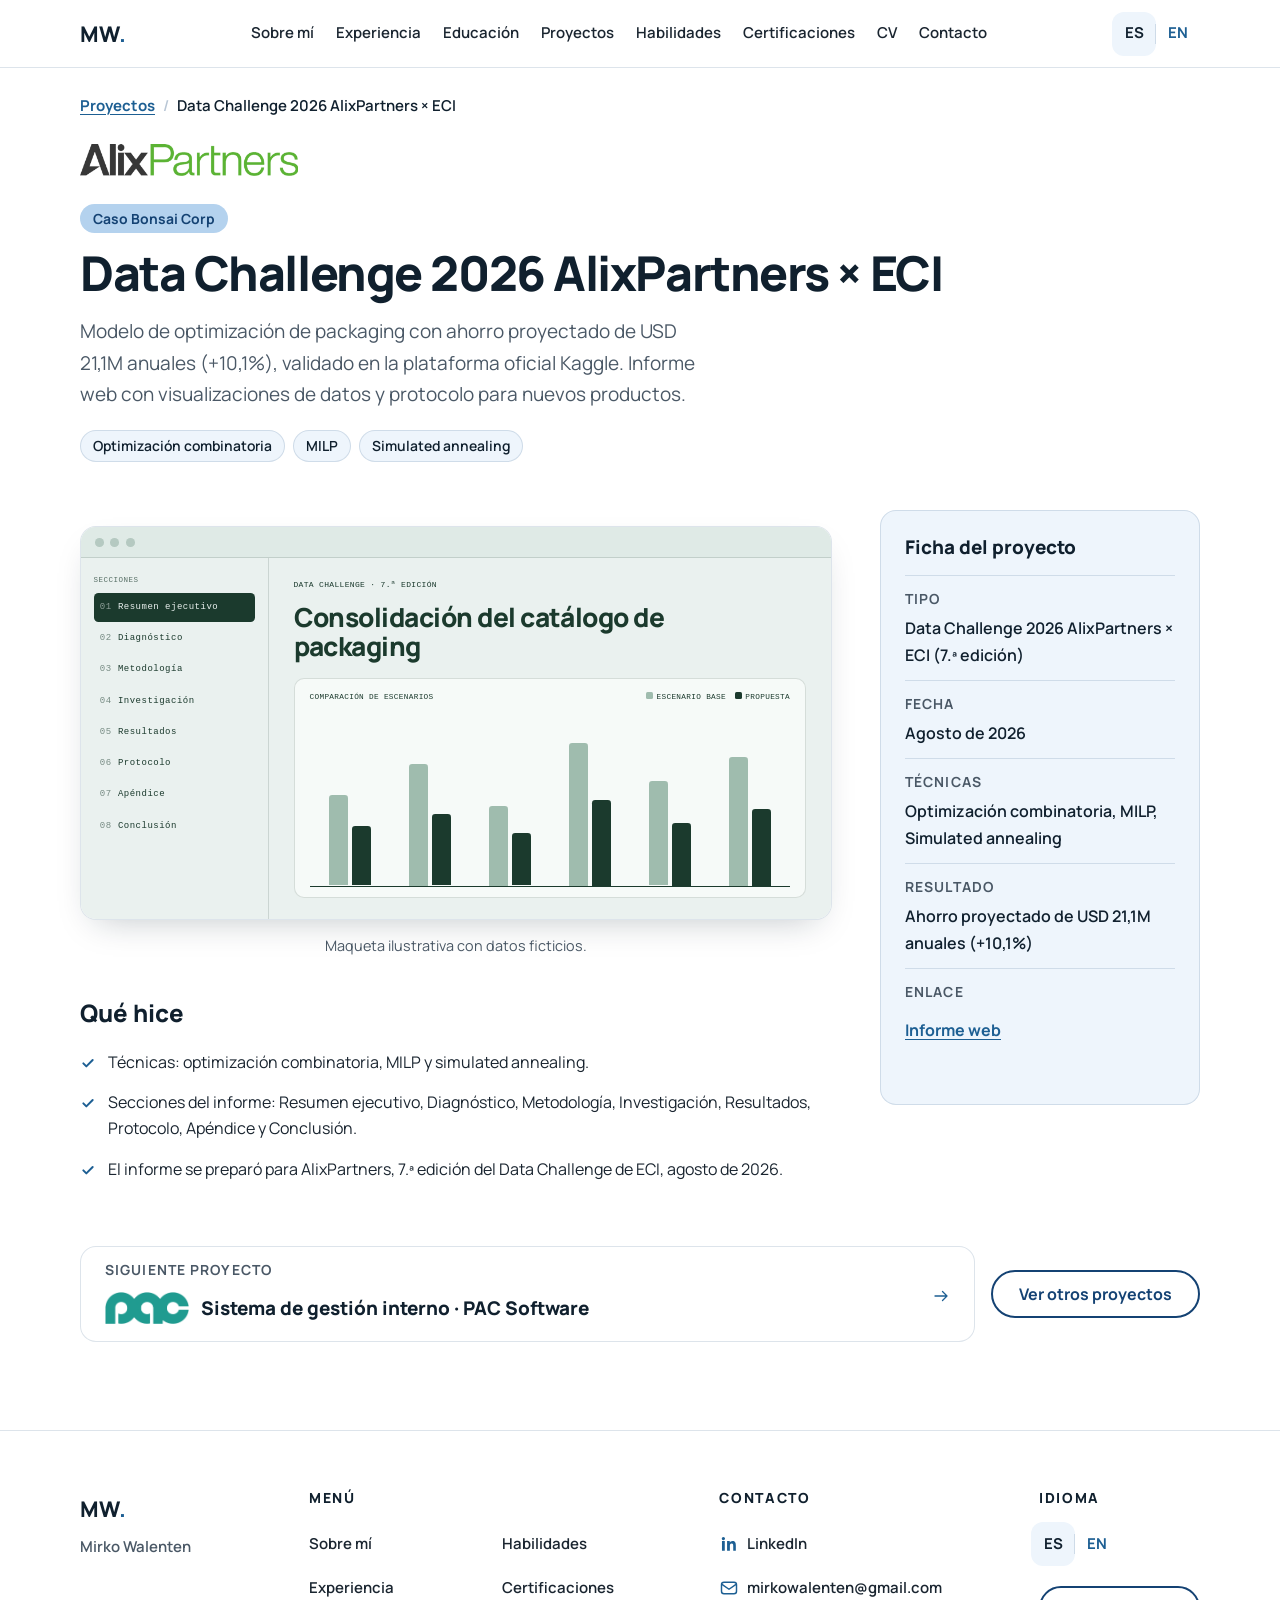
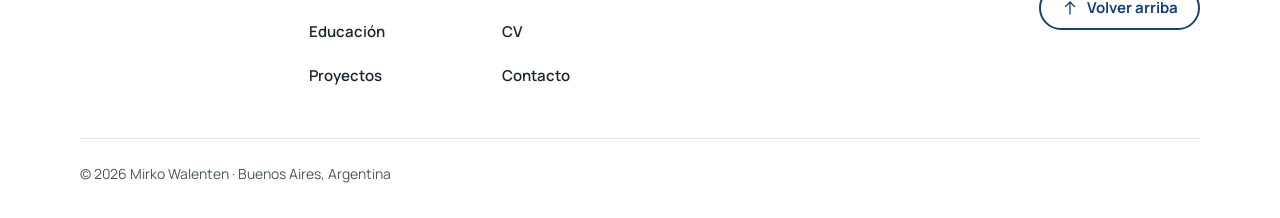
<file: proyectos/bonsai-corp/index.html>
<!DOCTYPE html>
<html lang="es">
<head>
  <meta charset="utf-8">
  <meta name="viewport" content="width=device-width, initial-scale=1">
  <title>Data Challenge 2026 AlixPartners × ECI (caso Bonsai Corp) · Mirko Walenten</title>
  <meta name="description" content="Modelo de optimización de packaging con ahorro proyectado de USD 21,1M anuales (+10,1%), validado en Kaggle. Informe web y protocolo para nuevos productos.">
  <meta name="theme-color" content="#b4d2ee">
  <link rel="canonical" href="https://mirkowalenten.vercel.app/proyectos/bonsai-corp">
  <link rel="alternate" hreflang="es" href="https://mirkowalenten.vercel.app/proyectos/bonsai-corp">
  <link rel="alternate" hreflang="en" href="https://mirkowalenten.vercel.app/en/projects/bonsai-corp">
  <link rel="alternate" hreflang="x-default" href="https://mirkowalenten.vercel.app/proyectos/bonsai-corp">

  <meta property="og:title" content="Data Challenge 2026 AlixPartners × ECI (caso Bonsai Corp) · Mirko Walenten">
  <meta property="og:description" content="Modelo de optimización de packaging con ahorro proyectado de USD 21,1M anuales (+10,1%), validado en Kaggle. Informe web y protocolo para nuevos productos.">
  <meta property="og:type" content="website">
  <meta property="og:locale" content="es_AR">
  <meta property="og:locale:alternate" content="en_US">
  <meta property="og:url" content="https://mirkowalenten.vercel.app/proyectos/bonsai-corp">
  <meta property="og:image" content="https://mirkowalenten.vercel.app/assets/img/og-es.png">
  <meta property="og:image:width" content="1200">
  <meta property="og:image:height" content="630">
  <meta property="og:image:alt" content="Mirko Walenten, estudiante de Ciencia de Datos y Analista de Datos &amp; BI">
  <meta name="twitter:card" content="summary_large_image">
  <meta name="twitter:image" content="https://mirkowalenten.vercel.app/assets/img/og-es.png">

  <link rel="icon" href="/favicon.svg" type="image/svg+xml">
  <link rel="preload" href="/assets/fonts/manrope-latin-wght-normal.woff2" as="font" type="font/woff2" crossorigin>
  <script>document.documentElement.classList.add('js');</script>
  <link rel="stylesheet" href="/assets/css/styles.css?v=7">
  <link rel="stylesheet" href="/assets/css/mockups.css?v=7">
  <script type="application/ld+json">
  {
    "@context": "https://schema.org",
    "@type": "BreadcrumbList",
    "itemListElement": [
      {
        "@type": "ListItem",
        "position": 1,
        "name": "Proyectos",
        "item": "https://mirkowalenten.vercel.app/#proyectos"
      },
      {
        "@type": "ListItem",
        "position": 2,
        "name": "Data Challenge 2026 AlixPartners × ECI",
        "item": "https://mirkowalenten.vercel.app/proyectos/bonsai-corp"
      }
    ]
  }
  </script>
</head>
<body>
  <a class="skip-link" href="#contenido">Saltar al contenido</a>

  <header class="site-header">
    <nav class="nav container" aria-label="Principal">
      <a class="logo" href="/" aria-label="MW. Mirko Walenten, inicio">MW<span>.</span></a>
      <div class="lang" role="group" aria-label="Cambiar idioma">
        <span class="lang__item lang__item--current" lang="es" aria-current="true"><span class="sr-only">Español: </span><span aria-hidden="true">ES</span></span>
        <a class="lang__item" href="/en/projects/bonsai-corp" hreflang="en" lang="en" aria-label="EN, English">EN</a>
      </div>
      <button class="nav__toggle" type="button" aria-expanded="false" aria-controls="menu-principal">
        <span class="nav__toggle-icon" aria-hidden="true"></span>
        Menú
      </button>
      <ul class="nav__menu" id="menu-principal">
        <li><a href="/#sobre-mi">Sobre mí</a></li>
        <li><a href="/#experiencia">Experiencia</a></li>
        <li><a href="/#educacion">Educación</a></li>
        <li><a href="/#proyectos">Proyectos</a></li>
        <li><a href="/#habilidades">Habilidades</a></li>
        <li><a href="/#certificaciones">Certificaciones</a></li>
        <li><a href="/#cv">CV</a></li>
        <li><a href="/#contacto">Contacto</a></li>
      </ul>
    </nav>
  </header>

  <main id="contenido">
    <div class="container detail">
      <nav class="breadcrumb" aria-label="Migas de pan">
        <ol>
          <li><a href="/#proyectos">Proyectos</a></li>
          <li aria-current="page">Data Challenge 2026 AlixPartners × ECI</li>
        </ol>
      </nav>

      <header class="detail-head">
        <img class="detail-head__logo detail-head__logo--alix" src="/assets/img/logos/alixpartners-112.webp" width="218" height="32" alt="Logo de AlixPartners" decoding="async">
        <p class="project__tag">Caso Bonsai Corp</p>
        <h1>Data Challenge 2026 AlixPartners × ECI</h1>
        <p class="detail-head__lead">Modelo de optimización de packaging con ahorro proyectado de USD 21,1M anuales (+10,1%), validado en la plataforma oficial Kaggle. Informe web con visualizaciones de datos y protocolo para nuevos productos.</p>
        <ul class="chips" aria-label="Técnicas">
          <li>Optimización combinatoria</li>
          <li>MILP</li>
          <li>Simulated annealing</li>
        </ul>
      </header>

      <div class="detail-layout">
        <figure class="mockup detail-mock">
          <div class="mock-frame">
            <div class="mock mock--bc" aria-hidden="true" inert>
            <div class="mock__bar"><span class="mock__dot"></span><span class="mock__dot"></span><span class="mock__dot"></span></div>
            <div class="mock__body">
              <div class="bc-nav bc-mono"><small>Secciones</small><span class="a-in bc-on" style="--i:0"><b>01</b>Resumen ejecutivo</span><span class="a-in a-hot t1" style="--d:1.9s;--i:1"><b>02</b>Diagnóstico</span><span class="a-in" style="--i:2"><b>03</b>Metodología</span><span class="a-in" style="--i:3"><b>04</b>Investigación</span><span class="a-in a-hot t2" style="--d:3.4s;--i:4"><b>05</b>Resultados</span><span class="a-in" style="--i:5"><b>06</b>Protocolo</span><span class="a-in" style="--i:6"><b>07</b>Apéndice</span><span class="a-in" style="--i:7"><b>08</b>Conclusión</span></div>
              <div class="bc-main">
                <div class="bc-kicker bc-mono a-in" style="--i:0">Data Challenge · 7.ª edición</div>
                <div class="bc-h a-in" style="--i:1">Consolidación del catálogo de packaging</div>
                <div class="mk-card bc-chart a-in" style="--i:2">
                  <div class="bc-chart__top bc-mono"><span>Comparación de escenarios</span><span class="bc-legend"><i style="background:#9fbcae"></i>Escenario base<i style="background:#1b3a2d"></i>Propuesta</span></div>
                  <div class="bc-bars"><div class="bc-grp"><span class="bc-bar bc-bar--a a-bar" style="--h:52%;--i:0"></span><span class="bc-bar a-bar" style="--h:34%;--i:1"></span></div><div class="bc-grp"><span class="bc-bar bc-bar--a a-bar" style="--h:70%;--i:2"></span><span class="bc-bar a-bar" style="--h:41%;--i:3"></span></div><div class="bc-grp"><span class="bc-bar bc-bar--a a-bar" style="--h:46%;--i:4"></span><span class="bc-bar a-bar" style="--h:30%;--i:5"></span></div><div class="bc-grp"><span class="bc-bar bc-bar--a a-bar" style="--h:82%;--i:6"></span><span class="bc-bar a-bar a-hot t3" style="--h:49%;--i:7;--d:4.55s"></span></div><div class="bc-grp"><span class="bc-bar bc-bar--a a-bar" style="--h:60%;--i:8"></span><span class="bc-bar a-bar" style="--h:36%;--i:9"></span></div><div class="bc-grp"><span class="bc-bar bc-bar--a a-bar" style="--h:74%;--i:10"></span><span class="bc-bar a-bar" style="--h:44%;--i:11"></span></div></div>
                </div>
              </div>
              <svg class="mk-pointer" style="--x0:52.00em;--y0:23.81em;--x1:6.82em;--y1:6.45em;--x2:6.82em;--y2:13.95em;--x3:41.56em;--y3:22.77em" viewBox="0 0 24 24" aria-hidden="true"><path d="M5 3l14 7-6 2-2 6z" fill="#fff" stroke="#10202e" stroke-width="1.500" stroke-linejoin="round"/></svg>
            </div>
          </div>
          </div>
          <figcaption class="mockup__caption">Maqueta ilustrativa con datos ficticios.</figcaption>
        </figure>

        <aside class="detail-facts" aria-labelledby="t-ficha">
          <h2 id="t-ficha">Ficha del proyecto</h2>
          <dl>
            <div class="fact"><dt>Tipo</dt><dd>Data Challenge 2026 AlixPartners × ECI (7.ª edición)</dd></div>
            <div class="fact"><dt>Fecha</dt><dd>Agosto de 2026</dd></div>
            <div class="fact"><dt>Técnicas</dt><dd>Optimización combinatoria, MILP, Simulated annealing</dd></div>
            <div class="fact"><dt>Resultado</dt><dd>Ahorro proyectado de USD 21,1M anuales (+10,1%)</dd></div>
            <div class="fact"><dt>Enlace</dt><dd><a href="https://bonsai-corp-informe.vercel.app" target="_blank" rel="noopener noreferrer">Informe web<span class="sr-only"> (se abre en una pestaña nueva)</span></a></dd></div>
          </dl>
        </aside>

        <section class="detail-did" aria-labelledby="t-hice">
          <h2 class="detail-h2" id="t-hice">Qué hice</h2>
          <ul class="bullets bullets--lg">
          <li>Técnicas: optimización combinatoria, MILP y simulated annealing.</li>
          <li>Secciones del informe: Resumen ejecutivo, Diagnóstico, Metodología, Investigación, Resultados, Protocolo, Apéndice y Conclusión.</li>
          <li>El informe se preparó para AlixPartners, 7.ª edición del Data Challenge de ECI, agosto de 2026.</li>
          </ul>
        </section>
      </div>

      <section class="detail-end" aria-label="Más proyectos">
        <a class="next-card" href="/proyectos/pac-app">
          <span class="next-card__label">Siguiente proyecto</span>
          <span class="next-card__main">
            <img class="next-card__logo" src="/assets/img/logos/pac-72.webp" width="58" height="22" alt="" loading="lazy" decoding="async">
            <span class="next-card__name">Sistema de gestión interno · PAC Software</span>
          </span>
          <svg class="icon" width="18" height="18" aria-hidden="true" focusable="false"><use href="/assets/img/icons.svg?v=7#i-arrow-right"/></svg>
        </a>
        <a class="btn btn--ghost" href="/#proyectos">Ver otros proyectos</a>
      </section>
    </div>
  </main>

  <footer class="site-footer">
    <div class="container">
      <div class="footer__grid">
        <div class="footer__brand">
          <a class="logo" href="/" aria-label="MW. Mirko Walenten, inicio">MW<span>.</span></a>
          <p>Mirko Walenten</p>
        </div>
        <nav class="footer__nav" aria-label="Pie de página">
          <p class="footer__title">Menú</p>
          <ul>
          <li><a href="/#sobre-mi">Sobre mí</a></li>
          <li><a href="/#experiencia">Experiencia</a></li>
          <li><a href="/#educacion">Educación</a></li>
          <li><a href="/#proyectos">Proyectos</a></li>
          <li><a href="/#habilidades">Habilidades</a></li>
          <li><a href="/#certificaciones">Certificaciones</a></li>
          <li><a href="/#cv">CV</a></li>
          <li><a href="/#contacto">Contacto</a></li>
          </ul>
        </nav>
        <div class="footer__contact">
          <p class="footer__title">Contacto</p>
          <ul>
            <li><a href="https://www.linkedin.com/in/mirkowalenten" target="_blank" rel="noopener noreferrer"><svg class="icon" width="20" height="20" aria-hidden="true" focusable="false"><use href="/assets/img/icons.svg?v=7#i-linkedin"/></svg>LinkedIn<span class="sr-only"> (se abre en una pestaña nueva)</span></a></li>
            <li><a href="mailto:mirkowalenten@gmail.com"><svg class="icon" width="20" height="20" aria-hidden="true" focusable="false"><use href="/assets/img/icons.svg?v=7#i-mail"/></svg>mirkowalenten@gmail.com</a></li>
          </ul>
        </div>
        <div class="footer__end">
        <div class="footer__lang"><p class="footer__title">Idioma</p>
        <div class="lang lang--footer" role="group" aria-label="Cambiar idioma">
        <span class="lang__item lang__item--current" lang="es" aria-current="true"><span class="sr-only">Español: </span><span aria-hidden="true">ES</span></span>
        <a class="lang__item" href="/en/projects/bonsai-corp" hreflang="en" lang="en" aria-label="EN, English">EN</a>
      </div></div>
          <a class="btn btn--ghost btn--sm" href="#"><svg class="icon" width="18" height="18" aria-hidden="true" focusable="false"><use href="/assets/img/icons.svg?v=7#i-arrow-up"/></svg>Volver arriba</a>
        </div>
      </div>
      <p class="footer__legal">© <span id="anio">2026</span> Mirko Walenten · Buenos Aires, Argentina</p>
    </div>
  </footer>

  <script src="/assets/js/main.js?v=7" defer></script>
  <script src="/assets/js/mockups.js?v=7" defer></script>
</body>
</html>
</file>
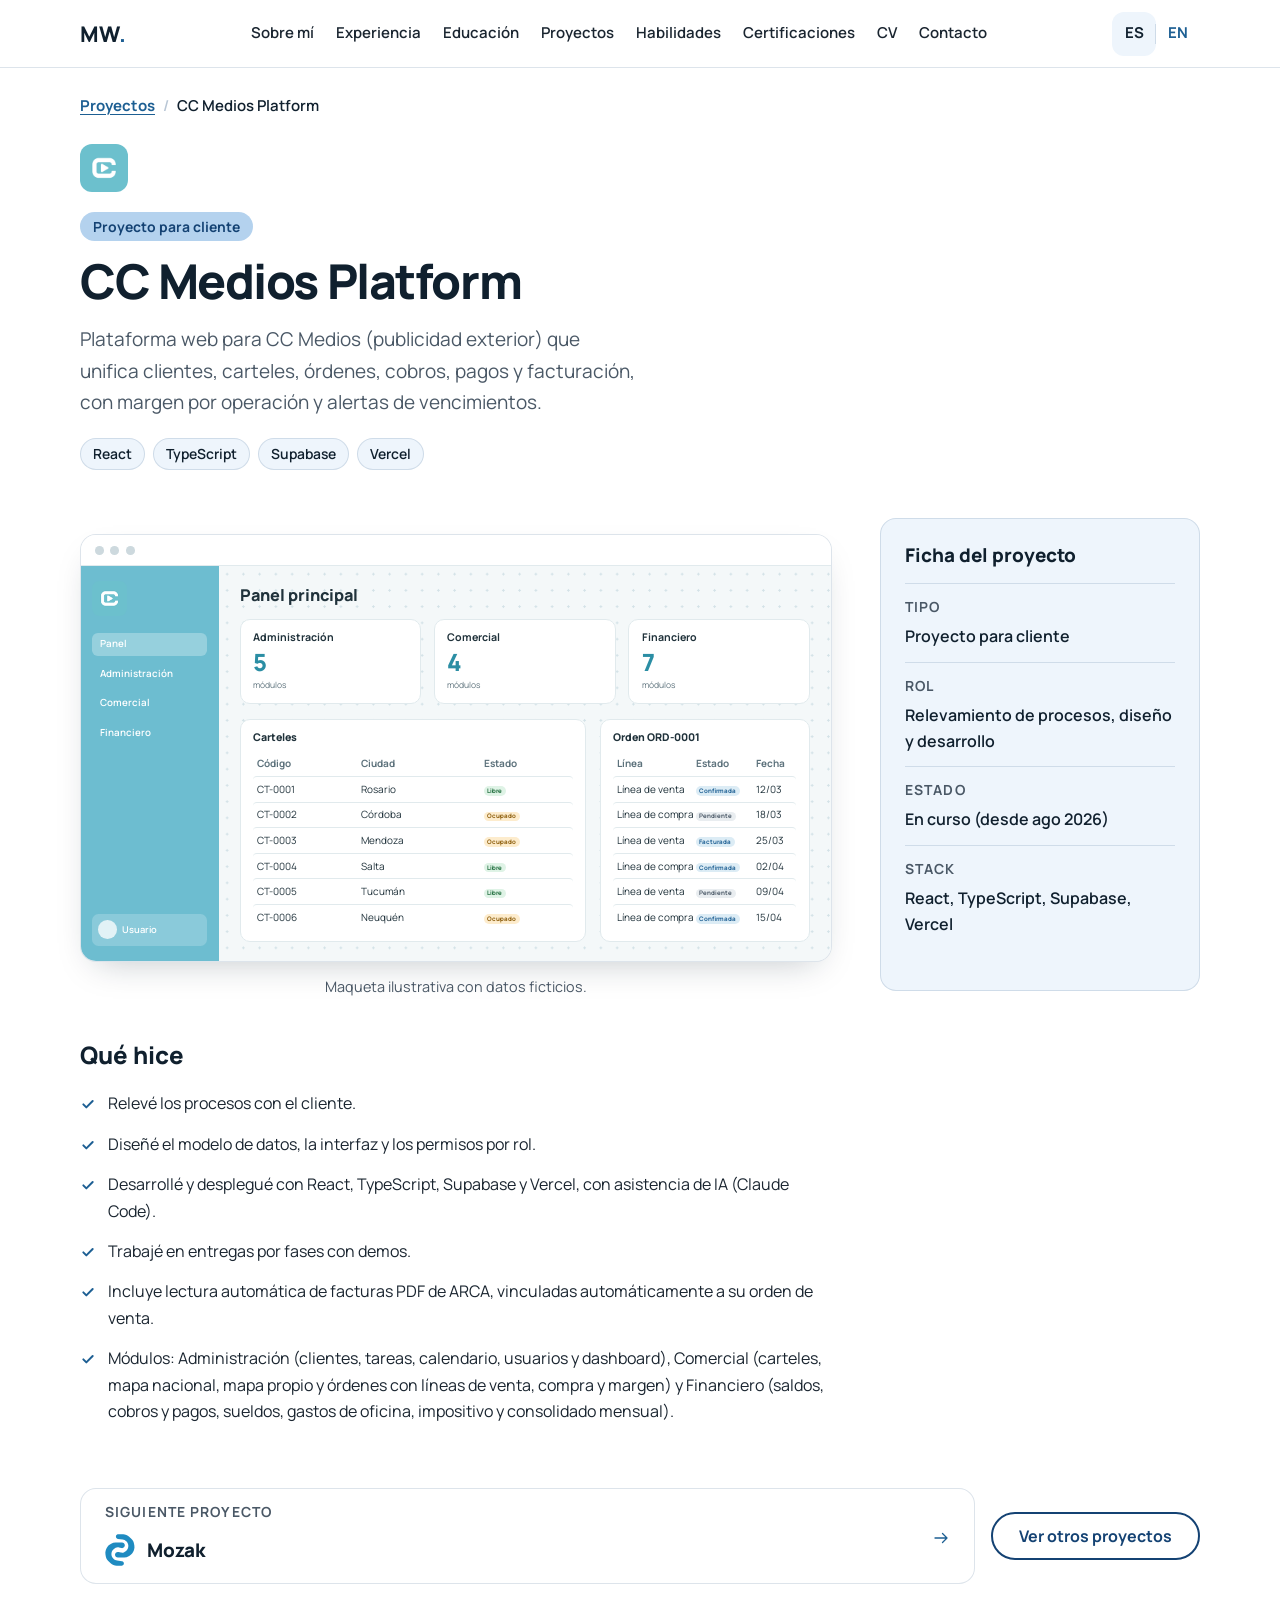
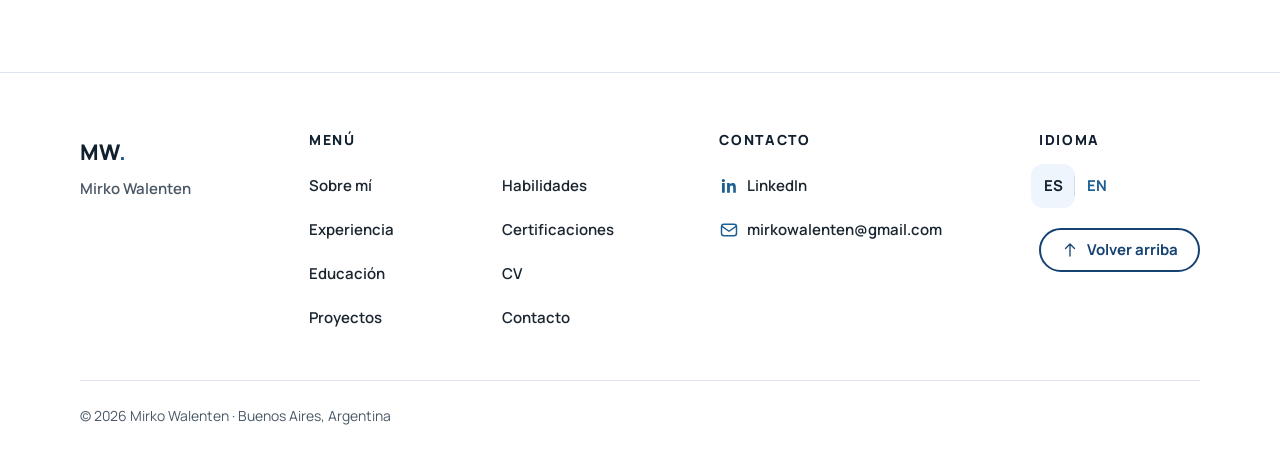
<file: proyectos/cc-medios/index.html>
<!DOCTYPE html>
<html lang="es">
<head>
  <meta charset="utf-8">
  <meta name="viewport" content="width=device-width, initial-scale=1">
  <title>CC Medios Platform — Proyecto para cliente · Mirko Walenten</title>
  <meta name="description" content="Plataforma web para CC Medios (publicidad exterior) que unifica clientes, carteles, órdenes, cobros, pagos y facturación. Proyecto de Mirko Walenten.">
  <meta name="theme-color" content="#b4d2ee">
  <link rel="canonical" href="https://mirkowalenten.vercel.app/proyectos/cc-medios">
  <link rel="alternate" hreflang="es" href="https://mirkowalenten.vercel.app/proyectos/cc-medios">
  <link rel="alternate" hreflang="en" href="https://mirkowalenten.vercel.app/en/projects/cc-medios">
  <link rel="alternate" hreflang="x-default" href="https://mirkowalenten.vercel.app/proyectos/cc-medios">

  <meta property="og:title" content="CC Medios Platform — Proyecto para cliente · Mirko Walenten">
  <meta property="og:description" content="Plataforma web para CC Medios (publicidad exterior) que unifica clientes, carteles, órdenes, cobros, pagos y facturación. Proyecto de Mirko Walenten.">
  <meta property="og:type" content="website">
  <meta property="og:locale" content="es_AR">
  <meta property="og:locale:alternate" content="en_US">
  <meta property="og:url" content="https://mirkowalenten.vercel.app/proyectos/cc-medios">
  <meta property="og:image" content="https://mirkowalenten.vercel.app/assets/img/og-es.png">
  <meta property="og:image:width" content="1200">
  <meta property="og:image:height" content="630">
  <meta property="og:image:alt" content="Mirko Walenten, estudiante de Ciencia de Datos y Analista de Datos &amp; BI">
  <meta name="twitter:card" content="summary_large_image">
  <meta name="twitter:image" content="https://mirkowalenten.vercel.app/assets/img/og-es.png">

  <link rel="icon" href="/favicon.svg" type="image/svg+xml">
  <link rel="preload" href="/assets/fonts/manrope-latin-wght-normal.woff2" as="font" type="font/woff2" crossorigin>
  <script>document.documentElement.classList.add('js');</script>
  <link rel="stylesheet" href="/assets/css/styles.css?v=7">
  <link rel="stylesheet" href="/assets/css/mockups.css?v=7">
  <script type="application/ld+json">
  {
    "@context": "https://schema.org",
    "@type": "BreadcrumbList",
    "itemListElement": [
      {
        "@type": "ListItem",
        "position": 1,
        "name": "Proyectos",
        "item": "https://mirkowalenten.vercel.app/#proyectos"
      },
      {
        "@type": "ListItem",
        "position": 2,
        "name": "CC Medios Platform",
        "item": "https://mirkowalenten.vercel.app/proyectos/cc-medios"
      }
    ]
  }
  </script>
</head>
<body>
  <a class="skip-link" href="#contenido">Saltar al contenido</a>

  <header class="site-header">
    <nav class="nav container" aria-label="Principal">
      <a class="logo" href="/" aria-label="MW. Mirko Walenten, inicio">MW<span>.</span></a>
      <div class="lang" role="group" aria-label="Cambiar idioma">
        <span class="lang__item lang__item--current" lang="es" aria-current="true"><span class="sr-only">Español: </span><span aria-hidden="true">ES</span></span>
        <a class="lang__item" href="/en/projects/cc-medios" hreflang="en" lang="en" aria-label="EN, English">EN</a>
      </div>
      <button class="nav__toggle" type="button" aria-expanded="false" aria-controls="menu-principal">
        <span class="nav__toggle-icon" aria-hidden="true"></span>
        Menú
      </button>
      <ul class="nav__menu" id="menu-principal">
        <li><a href="/#sobre-mi">Sobre mí</a></li>
        <li><a href="/#experiencia">Experiencia</a></li>
        <li><a href="/#educacion">Educación</a></li>
        <li><a href="/#proyectos">Proyectos</a></li>
        <li><a href="/#habilidades">Habilidades</a></li>
        <li><a href="/#certificaciones">Certificaciones</a></li>
        <li><a href="/#cv">CV</a></li>
        <li><a href="/#contacto">Contacto</a></li>
      </ul>
    </nav>
  </header>

  <main id="contenido">
    <div class="container detail">
      <nav class="breadcrumb" aria-label="Migas de pan">
        <ol>
          <li><a href="/#proyectos">Proyectos</a></li>
          <li aria-current="page">CC Medios Platform</li>
        </ol>
      </nav>

      <header class="detail-head">
        <img class="detail-head__logo" src="/assets/img/logos/cc-medios-128.webp" width="48" height="48" style="border-radius:12px" alt="Logo de CC Medios" decoding="async">
        <p class="project__tag">Proyecto para cliente</p>
        <h1>CC Medios Platform</h1>
        <p class="detail-head__lead">Plataforma web para CC Medios (publicidad exterior) que unifica clientes, carteles, órdenes, cobros, pagos y facturación, con margen por operación y alertas de vencimientos.</p>
        <ul class="chips" aria-label="Tecnologías">
          <li>React</li>
          <li>TypeScript</li>
          <li>Supabase</li>
          <li>Vercel</li>
        </ul>
      </header>

      <div class="detail-layout">
        <figure class="mockup detail-mock">
          <div class="mock-frame">
            <div class="mock mock--cc" aria-hidden="true" inert>
            <div class="mock__bar"><span class="mock__dot"></span><span class="mock__dot"></span><span class="mock__dot"></span></div>
            <div class="mock__body">
              <aside class="cc-side">
                <img class="cc-side__logo" src="/assets/img/logos/cc-medios-64.webp" width="64" height="64" alt="" loading="lazy" decoding="async">
                <span class="cc-side__item cc-side__item--on">Panel</span>
                <span class="cc-side__item">Administración</span>
                <span class="cc-side__item">Comercial</span>
                <span class="cc-side__item">Financiero</span>
                <span class="cc-side__user"><i></i>Usuario</span>
              </aside>
              <div class="cc-main">
                <div class="cc-title a-in" style="--i:0">Panel principal</div>
                <div class="cc-cards"><div class="mk-card a-in a-hot t1" style="--i:1;--d:1.9s"><b>Administración</b><strong data-count="5">5</strong><span>módulos</span></div><div class="mk-card a-in" style="--i:2"><b>Comercial</b><strong data-count="4">4</strong><span>módulos</span></div><div class="mk-card a-in" style="--i:3"><b>Financiero</b><strong data-count="7">7</strong><span>módulos</span></div></div>
                <div class="cc-lower">
                  <div class="mk-card cc-panel">
                    <h4>Carteles</h4>
                    <div class="cc-row cc-row--head"><span>Código</span><span>Ciudad</span><span>Estado</span></div>
                    <div class="cc-row a-in" style="--i:4"><span>CT-0001</span><span>Rosario</span><span><span class="mk-badge cc-free">Libre</span></span></div><div class="cc-row a-in" style="--i:5"><span>CT-0002</span><span>Córdoba</span><span><span class="mk-badge cc-busy">Ocupado</span></span></div><div class="cc-row a-in a-hot t2" style="--i:6;--d:3.4s"><span>CT-0003</span><span>Mendoza</span><span><span class="mk-badge cc-busy">Ocupado</span></span></div><div class="cc-row a-in" style="--i:7"><span>CT-0004</span><span>Salta</span><span><span class="mk-badge cc-free">Libre</span></span></div><div class="cc-row a-in" style="--i:8"><span>CT-0005</span><span>Tucumán</span><span><span class="mk-badge cc-free">Libre</span></span></div><div class="cc-row a-in" style="--i:9"><span>CT-0006</span><span>Neuquén</span><span><span class="mk-badge cc-busy">Ocupado</span></span></div>
                  </div>
                  <div class="mk-card cc-panel">
                    <h4>Orden ORD-0001</h4>
                    <div class="cc-row cc-row--head cc-row--ord"><span>Línea</span><span>Estado</span><span>Fecha</span></div>
                    <div class="cc-row cc-row--ord a-in" style="--i:10"><span>Línea de venta</span><span><span class="mk-badge cc-ok">Confirmada</span></span><span>12/03</span></div><div class="cc-row cc-row--ord a-in a-hot t3" style="--i:11;--d:4.55s"><span>Línea de compra</span><span><span class="mk-badge cc-wait">Pendiente</span></span><span>18/03</span></div><div class="cc-row cc-row--ord a-in" style="--i:12"><span>Línea de venta</span><span><span class="mk-badge cc-ok">Facturada</span></span><span>25/03</span></div><div class="cc-row cc-row--ord a-in" style="--i:13"><span>Línea de compra</span><span><span class="mk-badge cc-ok">Confirmada</span></span><span>02/04</span></div><div class="cc-row cc-row--ord a-in" style="--i:14"><span>Línea de venta</span><span><span class="mk-badge cc-wait">Pendiente</span></span><span>09/04</span></div><div class="cc-row cc-row--ord a-in" style="--i:15"><span>Línea de compra</span><span><span class="mk-badge cc-ok">Confirmada</span></span><span>15/04</span></div>
                  </div>
                </div>
              </div>
              <svg class="mk-pointer" style="--x0:52.00em;--y0:26.37em;--x1:19.24em;--y1:7.59em;--x2:25.27em;--y2:21.80em;--x3:49.17em;--y3:19.77em" viewBox="0 0 24 24" aria-hidden="true"><path d="M5 3l14 7-6 2-2 6z" fill="#fff" stroke="#10202e" stroke-width="1.500" stroke-linejoin="round"/></svg>
            </div>
          </div>
          </div>
          <figcaption class="mockup__caption">Maqueta ilustrativa con datos ficticios.</figcaption>
        </figure>

        <aside class="detail-facts" aria-labelledby="t-ficha">
          <h2 id="t-ficha">Ficha del proyecto</h2>
          <dl>
            <div class="fact"><dt>Tipo</dt><dd>Proyecto para cliente</dd></div>
            <div class="fact"><dt>Rol</dt><dd>Relevamiento de procesos, diseño y desarrollo</dd></div>
            <div class="fact"><dt>Estado</dt><dd>En curso (desde ago 2026)</dd></div>
            <div class="fact"><dt>Stack</dt><dd>React, TypeScript, Supabase, Vercel</dd></div>
          </dl>
        </aside>

        <section class="detail-did" aria-labelledby="t-hice">
          <h2 class="detail-h2" id="t-hice">Qué hice</h2>
          <ul class="bullets bullets--lg">
          <li>Relevé los procesos con el cliente.</li>
          <li>Diseñé el modelo de datos, la interfaz y los permisos por rol.</li>
          <li>Desarrollé y desplegué con React, TypeScript, Supabase y Vercel, con asistencia de IA (Claude Code).</li>
          <li>Trabajé en entregas por fases con demos.</li>
          <li>Incluye lectura automática de facturas PDF de ARCA, vinculadas automáticamente a su orden de venta.</li>
          <li>Módulos: Administración (clientes, tareas, calendario, usuarios y dashboard), Comercial (carteles, mapa nacional, mapa propio y órdenes con líneas de venta, compra y margen) y Financiero (saldos, cobros y pagos, sueldos, gastos de oficina, impositivo y consolidado mensual).</li>
          </ul>
        </section>
      </div>

      <section class="detail-end" aria-label="Más proyectos">
        <a class="next-card" href="/proyectos/mozak">
          <span class="next-card__label">Siguiente proyecto</span>
          <span class="next-card__main">
            <img class="next-card__logo" src="/assets/img/logos/mozak.svg" width="30" height="32" alt="" loading="lazy" decoding="async">
            <span class="next-card__name">Mozak</span>
          </span>
          <svg class="icon" width="18" height="18" aria-hidden="true" focusable="false"><use href="/assets/img/icons.svg?v=7#i-arrow-right"/></svg>
        </a>
        <a class="btn btn--ghost" href="/#proyectos">Ver otros proyectos</a>
      </section>
    </div>
  </main>

  <footer class="site-footer">
    <div class="container">
      <div class="footer__grid">
        <div class="footer__brand">
          <a class="logo" href="/" aria-label="MW. Mirko Walenten, inicio">MW<span>.</span></a>
          <p>Mirko Walenten</p>
        </div>
        <nav class="footer__nav" aria-label="Pie de página">
          <p class="footer__title">Menú</p>
          <ul>
          <li><a href="/#sobre-mi">Sobre mí</a></li>
          <li><a href="/#experiencia">Experiencia</a></li>
          <li><a href="/#educacion">Educación</a></li>
          <li><a href="/#proyectos">Proyectos</a></li>
          <li><a href="/#habilidades">Habilidades</a></li>
          <li><a href="/#certificaciones">Certificaciones</a></li>
          <li><a href="/#cv">CV</a></li>
          <li><a href="/#contacto">Contacto</a></li>
          </ul>
        </nav>
        <div class="footer__contact">
          <p class="footer__title">Contacto</p>
          <ul>
            <li><a href="https://www.linkedin.com/in/mirkowalenten" target="_blank" rel="noopener noreferrer"><svg class="icon" width="20" height="20" aria-hidden="true" focusable="false"><use href="/assets/img/icons.svg?v=7#i-linkedin"/></svg>LinkedIn<span class="sr-only"> (se abre en una pestaña nueva)</span></a></li>
            <li><a href="mailto:mirkowalenten@gmail.com"><svg class="icon" width="20" height="20" aria-hidden="true" focusable="false"><use href="/assets/img/icons.svg?v=7#i-mail"/></svg>mirkowalenten@gmail.com</a></li>
          </ul>
        </div>
        <div class="footer__end">
        <div class="footer__lang"><p class="footer__title">Idioma</p>
        <div class="lang lang--footer" role="group" aria-label="Cambiar idioma">
        <span class="lang__item lang__item--current" lang="es" aria-current="true"><span class="sr-only">Español: </span><span aria-hidden="true">ES</span></span>
        <a class="lang__item" href="/en/projects/cc-medios" hreflang="en" lang="en" aria-label="EN, English">EN</a>
      </div></div>
          <a class="btn btn--ghost btn--sm" href="#"><svg class="icon" width="18" height="18" aria-hidden="true" focusable="false"><use href="/assets/img/icons.svg?v=7#i-arrow-up"/></svg>Volver arriba</a>
        </div>
      </div>
      <p class="footer__legal">© <span id="anio">2026</span> Mirko Walenten · Buenos Aires, Argentina</p>
    </div>
  </footer>

  <script src="/assets/js/main.js?v=7" defer></script>
  <script src="/assets/js/mockups.js?v=7" defer></script>
</body>
</html>
</file>
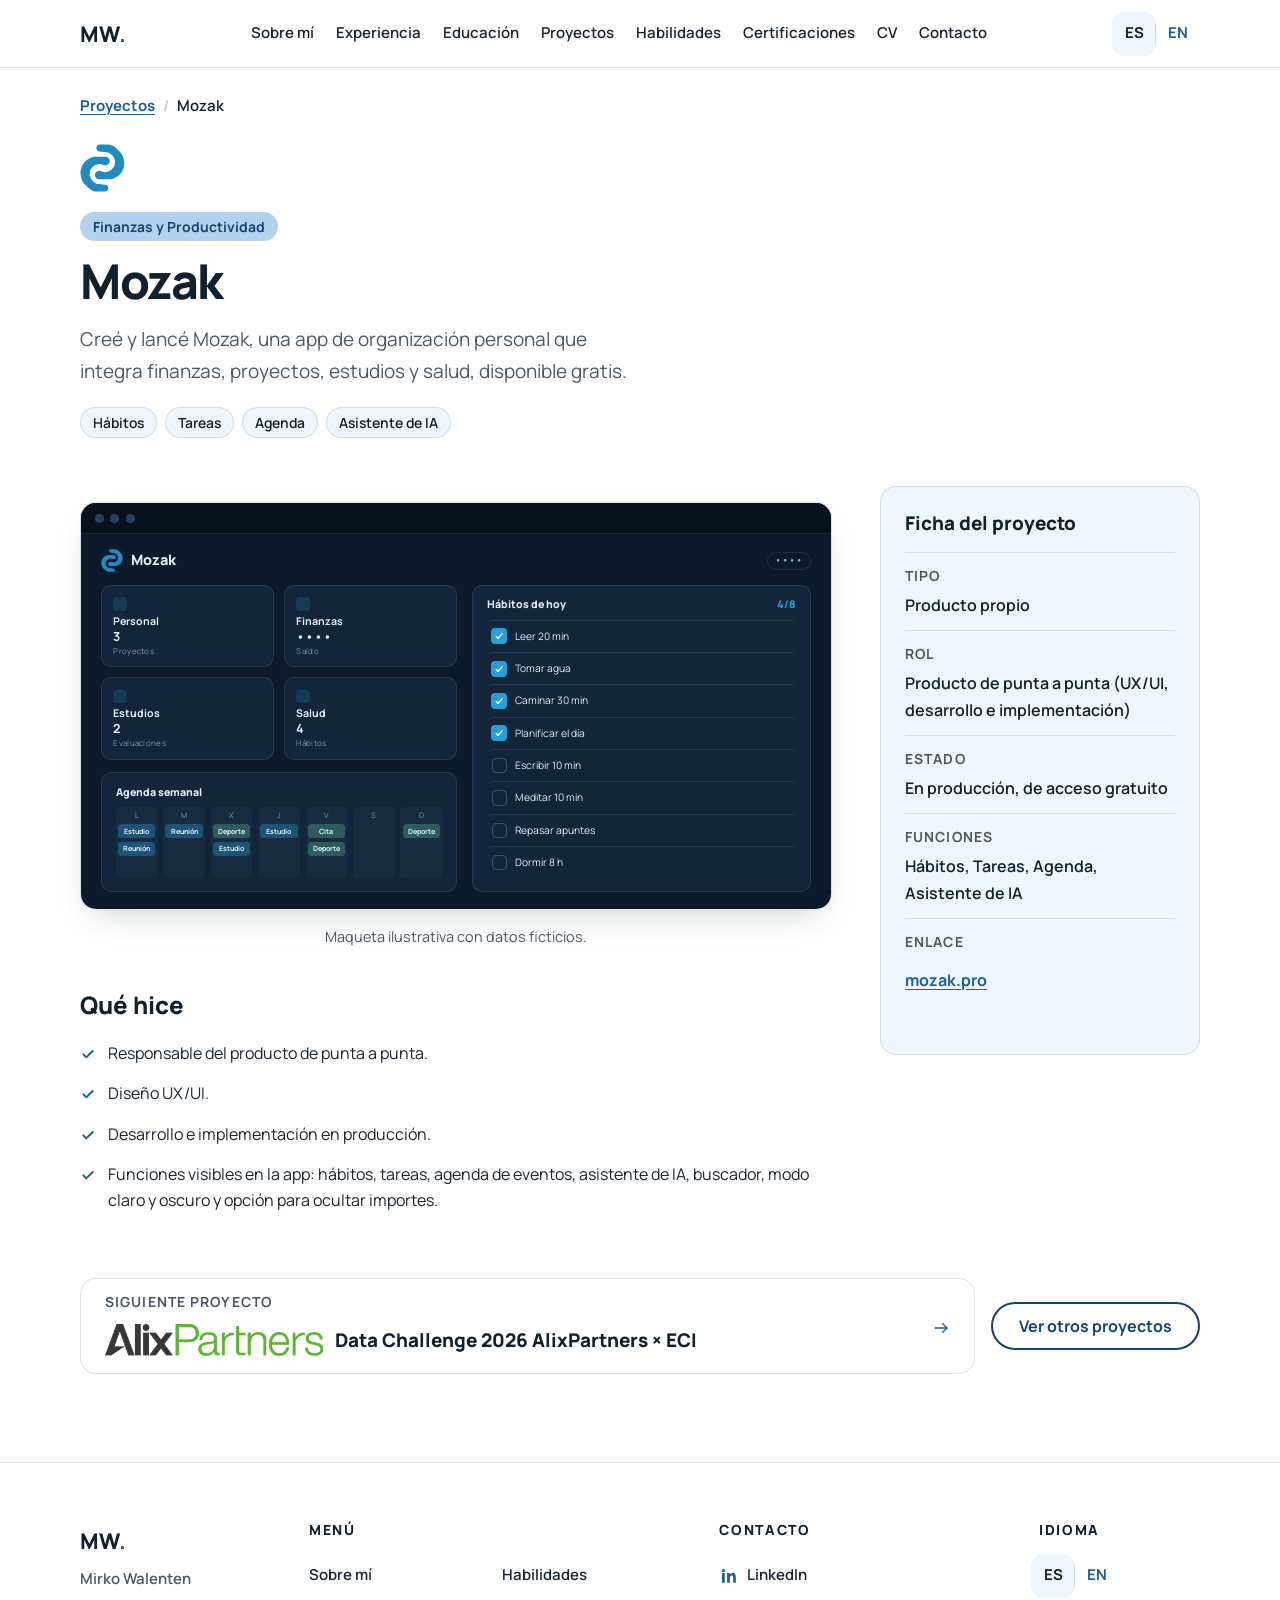
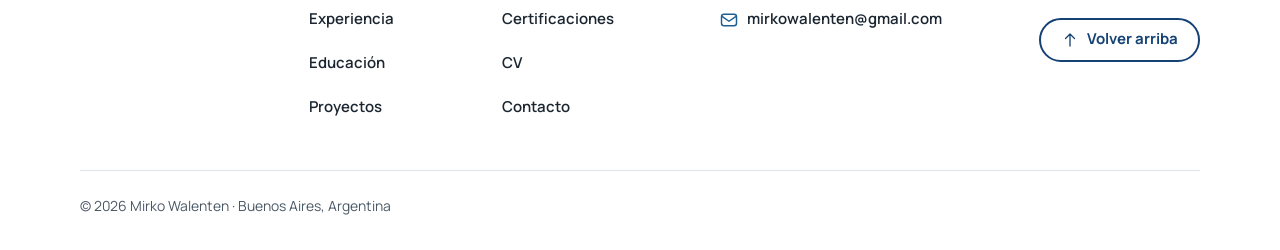
<file: proyectos/mozak/index.html>
<!DOCTYPE html>
<html lang="es">
<head>
  <meta charset="utf-8">
  <meta name="viewport" content="width=device-width, initial-scale=1">
  <title>Mozak — Finanzas y Productividad · Mirko Walenten</title>
  <meta name="description" content="Mozak: app de organización personal que integra finanzas, proyectos, estudios y salud, disponible gratis. Creada de punta a punta por Mirko Walenten.">
  <meta name="theme-color" content="#b4d2ee">
  <link rel="canonical" href="https://mirkowalenten.vercel.app/proyectos/mozak">
  <link rel="alternate" hreflang="es" href="https://mirkowalenten.vercel.app/proyectos/mozak">
  <link rel="alternate" hreflang="en" href="https://mirkowalenten.vercel.app/en/projects/mozak">
  <link rel="alternate" hreflang="x-default" href="https://mirkowalenten.vercel.app/proyectos/mozak">

  <meta property="og:title" content="Mozak — Finanzas y Productividad · Mirko Walenten">
  <meta property="og:description" content="Mozak: app de organización personal que integra finanzas, proyectos, estudios y salud, disponible gratis. Creada de punta a punta por Mirko Walenten.">
  <meta property="og:type" content="website">
  <meta property="og:locale" content="es_AR">
  <meta property="og:locale:alternate" content="en_US">
  <meta property="og:url" content="https://mirkowalenten.vercel.app/proyectos/mozak">
  <meta property="og:image" content="https://mirkowalenten.vercel.app/assets/img/og-es.png">
  <meta property="og:image:width" content="1200">
  <meta property="og:image:height" content="630">
  <meta property="og:image:alt" content="Mirko Walenten, estudiante de Ciencia de Datos y Analista de Datos &amp; BI">
  <meta name="twitter:card" content="summary_large_image">
  <meta name="twitter:image" content="https://mirkowalenten.vercel.app/assets/img/og-es.png">

  <link rel="icon" href="/favicon.svg" type="image/svg+xml">
  <link rel="preload" href="/assets/fonts/manrope-latin-wght-normal.woff2" as="font" type="font/woff2" crossorigin>
  <script>document.documentElement.classList.add('js');</script>
  <link rel="stylesheet" href="/assets/css/styles.css?v=7">
  <link rel="stylesheet" href="/assets/css/mockups.css?v=7">
  <script type="application/ld+json">
  {
    "@context": "https://schema.org",
    "@type": "BreadcrumbList",
    "itemListElement": [
      {
        "@type": "ListItem",
        "position": 1,
        "name": "Proyectos",
        "item": "https://mirkowalenten.vercel.app/#proyectos"
      },
      {
        "@type": "ListItem",
        "position": 2,
        "name": "Mozak",
        "item": "https://mirkowalenten.vercel.app/proyectos/mozak"
      }
    ]
  }
  </script>
</head>
<body>
  <a class="skip-link" href="#contenido">Saltar al contenido</a>

  <header class="site-header">
    <nav class="nav container" aria-label="Principal">
      <a class="logo" href="/" aria-label="MW. Mirko Walenten, inicio">MW<span>.</span></a>
      <div class="lang" role="group" aria-label="Cambiar idioma">
        <span class="lang__item lang__item--current" lang="es" aria-current="true"><span class="sr-only">Español: </span><span aria-hidden="true">ES</span></span>
        <a class="lang__item" href="/en/projects/mozak" hreflang="en" lang="en" aria-label="EN, English">EN</a>
      </div>
      <button class="nav__toggle" type="button" aria-expanded="false" aria-controls="menu-principal">
        <span class="nav__toggle-icon" aria-hidden="true"></span>
        Menú
      </button>
      <ul class="nav__menu" id="menu-principal">
        <li><a href="/#sobre-mi">Sobre mí</a></li>
        <li><a href="/#experiencia">Experiencia</a></li>
        <li><a href="/#educacion">Educación</a></li>
        <li><a href="/#proyectos">Proyectos</a></li>
        <li><a href="/#habilidades">Habilidades</a></li>
        <li><a href="/#certificaciones">Certificaciones</a></li>
        <li><a href="/#cv">CV</a></li>
        <li><a href="/#contacto">Contacto</a></li>
      </ul>
    </nav>
  </header>

  <main id="contenido">
    <div class="container detail">
      <nav class="breadcrumb" aria-label="Migas de pan">
        <ol>
          <li><a href="/#proyectos">Proyectos</a></li>
          <li aria-current="page">Mozak</li>
        </ol>
      </nav>

      <header class="detail-head">
        <img class="detail-head__logo" src="/assets/img/logos/mozak.svg" width="45" height="48" alt="Logo de Mozak" decoding="async">
        <p class="project__tag">Finanzas y Productividad</p>
        <h1>Mozak</h1>
        <p class="detail-head__lead">Creé y lancé Mozak, una app de organización personal que integra finanzas, proyectos, estudios y salud, disponible gratis.</p>
        <ul class="chips" aria-label="Funciones">
          <li>Hábitos</li>
          <li>Tareas</li>
          <li>Agenda</li>
          <li>Asistente de IA</li>
        </ul>
      </header>

      <div class="detail-layout">
        <figure class="mockup detail-mock">
          <div class="mock-frame">
            <div class="mock mock--mz" aria-hidden="true" inert>
            <div class="mock__bar"><span class="mock__dot"></span><span class="mock__dot"></span><span class="mock__dot"></span></div>
            <div class="mock__body">
              <div class="mz-main">
                <div class="mz-head"><img src="/assets/img/logos/mozak.svg" width="37" height="40" alt="" loading="lazy" decoding="async">Mozak<span class="mz-eye a-hot t3" style="--d:4.55s">••••</span></div>
                <div class="mz-grid">
                  <div class="mz-col">
                    <div class="mz-tiles"><div class="mk-card mz-tile a-in" style="--i:0"><span class="mz-ico"></span><b>Personal</b><strong data-count="3">3</strong><span>Proyectos</span></div><div class="mk-card mz-tile a-in" style="--i:1"><span class="mz-ico"></span><b>Finanzas</b><strong>••••</strong><span>Saldo</span></div><div class="mk-card mz-tile a-in" style="--i:2"><span class="mz-ico"></span><b>Estudios</b><strong data-count="2">2</strong><span>Evaluaciones</span></div><div class="mk-card mz-tile a-in" style="--i:3"><span class="mz-ico"></span><b>Salud</b><strong data-count="4">4</strong><span>Hábitos</span></div></div>
                    <div class="mk-card mz-panel"><h4>Agenda semanal</h4><div class="mz-week"><div class="mz-day a-in" style="--i:11">L<span class="mz-ev">Estudio</span><span class="mz-ev">Reunión</span></div><div class="mz-day a-in" style="--i:12">M<span class="mz-ev">Reunión</span></div><div class="mz-day a-in" style="--i:13">X<span class="mz-ev mz-ev--b">Deporte</span><span class="mz-ev">Estudio</span></div><div class="mz-day a-in" style="--i:14">J<span class="mz-ev">Estudio</span></div><div class="mz-day a-in" style="--i:15">V<span class="mz-ev mz-ev--b">Cita</span><span class="mz-ev mz-ev--b">Deporte</span></div><div class="mz-day a-in" style="--i:16">S</div><div class="mz-day a-in" style="--i:17">D<span class="mz-ev mz-ev--b">Deporte</span></div></div></div>
                  </div>
                  <div class="mz-col">
                    <div class="mk-card mz-panel"><h4>Hábitos de hoy<em>4/8</em></h4><div class="mz-habit a-in" style="--i:3"><span class="mz-chk"><i class="a-tick" style="--d:1s"><svg viewBox="0 0 16 16" aria-hidden="true"><path d="M3.500 8.500l3 3 6-7" fill="none" stroke="#fff" stroke-width="2.200" stroke-linecap="round" stroke-linejoin="round"/></svg></i></span>Leer 20 min</div><div class="mz-habit a-in a-hot t1" style="--d:1.9s;--i:4"><span class="mz-chk"><i class="a-tick" style="--d:1.9s"><svg viewBox="0 0 16 16" aria-hidden="true"><path d="M3.500 8.500l3 3 6-7" fill="none" stroke="#fff" stroke-width="2.200" stroke-linecap="round" stroke-linejoin="round"/></svg></i></span>Tomar agua</div><div class="mz-habit a-in a-hot t2" style="--d:3.4s;--i:5"><span class="mz-chk"><i class="a-tick" style="--d:3.4s"><svg viewBox="0 0 16 16" aria-hidden="true"><path d="M3.500 8.500l3 3 6-7" fill="none" stroke="#fff" stroke-width="2.200" stroke-linecap="round" stroke-linejoin="round"/></svg></i></span>Caminar 30 min</div><div class="mz-habit a-in" style="--i:6"><span class="mz-chk"><i class="a-tick" style="--d:3.9s"><svg viewBox="0 0 16 16" aria-hidden="true"><path d="M3.500 8.500l3 3 6-7" fill="none" stroke="#fff" stroke-width="2.200" stroke-linecap="round" stroke-linejoin="round"/></svg></i></span>Planificar el día</div><div class="mz-habit a-in" style="--i:7"><span class="mz-chk"></span>Escribir 10 min</div><div class="mz-habit a-in" style="--i:8"><span class="mz-chk"></span>Meditar 10 min</div><div class="mz-habit a-in" style="--i:9"><span class="mz-chk"></span>Repasar apuntes</div><div class="mz-habit a-in" style="--i:10"><span class="mz-chk"></span>Dormir 8 h</div></div>
                  </div>
                </div>
              </div>
              <svg class="mk-pointer" style="--x0:52.00em;--y0:24.83em;--x1:43.60em;--y1:10.67em;--x2:43.60em;--y2:13.24em;--x3:56.45em;--y3:2.13em" viewBox="0 0 24 24" aria-hidden="true"><path d="M5 3l14 7-6 2-2 6z" fill="#fff" stroke="#10202e" stroke-width="1.500" stroke-linejoin="round"/></svg>
            </div>
          </div>
          </div>
          <figcaption class="mockup__caption">Maqueta ilustrativa con datos ficticios.</figcaption>
        </figure>

        <aside class="detail-facts" aria-labelledby="t-ficha">
          <h2 id="t-ficha">Ficha del proyecto</h2>
          <dl>
            <div class="fact"><dt>Tipo</dt><dd>Producto propio</dd></div>
            <div class="fact"><dt>Rol</dt><dd>Producto de punta a punta (UX/UI, desarrollo e implementación)</dd></div>
            <div class="fact"><dt>Estado</dt><dd>En producción, de acceso gratuito</dd></div>
            <div class="fact"><dt>Funciones</dt><dd>Hábitos, Tareas, Agenda, Asistente de IA</dd></div>
            <div class="fact"><dt>Enlace</dt><dd><a href="https://mozak.pro" target="_blank" rel="noopener noreferrer">mozak.pro<span class="sr-only"> (se abre en una pestaña nueva)</span></a></dd></div>
          </dl>
        </aside>

        <section class="detail-did" aria-labelledby="t-hice">
          <h2 class="detail-h2" id="t-hice">Qué hice</h2>
          <ul class="bullets bullets--lg">
          <li>Responsable del producto de punta a punta.</li>
          <li>Diseño UX/UI.</li>
          <li>Desarrollo e implementación en producción.</li>
          <li>Funciones visibles en la app: hábitos, tareas, agenda de eventos, asistente de IA, buscador, modo claro y oscuro y opción para ocultar importes.</li>
          </ul>
        </section>
      </div>

      <section class="detail-end" aria-label="Más proyectos">
        <a class="next-card" href="/proyectos/bonsai-corp">
          <span class="next-card__label">Siguiente proyecto</span>
          <span class="next-card__main">
            <img class="next-card__logo" src="/assets/img/logos/alixpartners-56.webp" width="163" height="24" alt="" loading="lazy" decoding="async">
            <span class="next-card__name">Data Challenge 2026 AlixPartners × ECI</span>
          </span>
          <svg class="icon" width="18" height="18" aria-hidden="true" focusable="false"><use href="/assets/img/icons.svg?v=7#i-arrow-right"/></svg>
        </a>
        <a class="btn btn--ghost" href="/#proyectos">Ver otros proyectos</a>
      </section>
    </div>
  </main>

  <footer class="site-footer">
    <div class="container">
      <div class="footer__grid">
        <div class="footer__brand">
          <a class="logo" href="/" aria-label="MW. Mirko Walenten, inicio">MW<span>.</span></a>
          <p>Mirko Walenten</p>
        </div>
        <nav class="footer__nav" aria-label="Pie de página">
          <p class="footer__title">Menú</p>
          <ul>
          <li><a href="/#sobre-mi">Sobre mí</a></li>
          <li><a href="/#experiencia">Experiencia</a></li>
          <li><a href="/#educacion">Educación</a></li>
          <li><a href="/#proyectos">Proyectos</a></li>
          <li><a href="/#habilidades">Habilidades</a></li>
          <li><a href="/#certificaciones">Certificaciones</a></li>
          <li><a href="/#cv">CV</a></li>
          <li><a href="/#contacto">Contacto</a></li>
          </ul>
        </nav>
        <div class="footer__contact">
          <p class="footer__title">Contacto</p>
          <ul>
            <li><a href="https://www.linkedin.com/in/mirkowalenten" target="_blank" rel="noopener noreferrer"><svg class="icon" width="20" height="20" aria-hidden="true" focusable="false"><use href="/assets/img/icons.svg?v=7#i-linkedin"/></svg>LinkedIn<span class="sr-only"> (se abre en una pestaña nueva)</span></a></li>
            <li><a href="mailto:mirkowalenten@gmail.com"><svg class="icon" width="20" height="20" aria-hidden="true" focusable="false"><use href="/assets/img/icons.svg?v=7#i-mail"/></svg>mirkowalenten@gmail.com</a></li>
          </ul>
        </div>
        <div class="footer__end">
        <div class="footer__lang"><p class="footer__title">Idioma</p>
        <div class="lang lang--footer" role="group" aria-label="Cambiar idioma">
        <span class="lang__item lang__item--current" lang="es" aria-current="true"><span class="sr-only">Español: </span><span aria-hidden="true">ES</span></span>
        <a class="lang__item" href="/en/projects/mozak" hreflang="en" lang="en" aria-label="EN, English">EN</a>
      </div></div>
          <a class="btn btn--ghost btn--sm" href="#"><svg class="icon" width="18" height="18" aria-hidden="true" focusable="false"><use href="/assets/img/icons.svg?v=7#i-arrow-up"/></svg>Volver arriba</a>
        </div>
      </div>
      <p class="footer__legal">© <span id="anio">2026</span> Mirko Walenten · Buenos Aires, Argentina</p>
    </div>
  </footer>

  <script src="/assets/js/main.js?v=7" defer></script>
  <script src="/assets/js/mockups.js?v=7" defer></script>
</body>
</html>
</file>
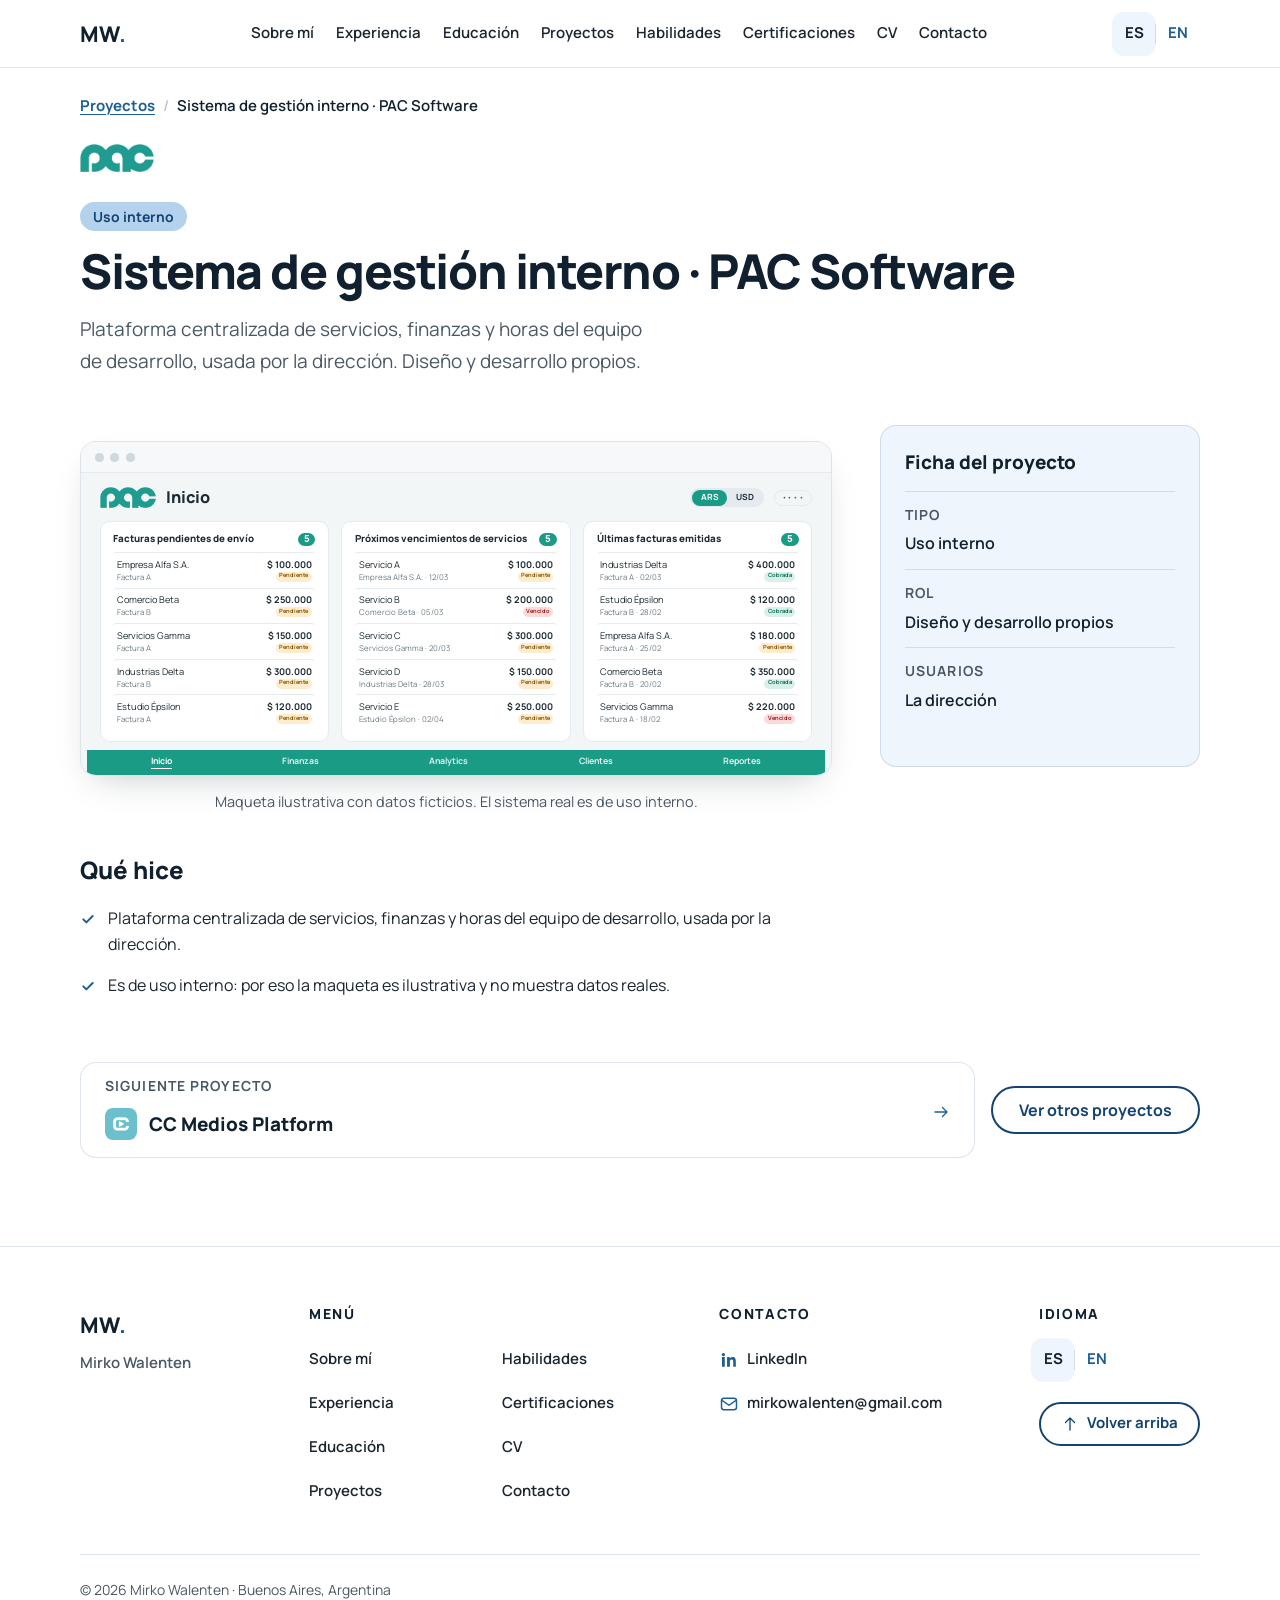
<file: proyectos/pac-app/index.html>
<!DOCTYPE html>
<html lang="es">
<head>
  <meta charset="utf-8">
  <meta name="viewport" content="width=device-width, initial-scale=1">
  <title>Sistema de gestión interno · PAC Software — Mirko Walenten</title>
  <meta name="description" content="Plataforma centralizada de servicios, finanzas y horas del equipo de desarrollo, usada por la dirección. Diseño y desarrollo propios de Mirko Walenten.">
  <meta name="theme-color" content="#b4d2ee">
  <link rel="canonical" href="https://mirkowalenten.vercel.app/proyectos/pac-app">
  <link rel="alternate" hreflang="es" href="https://mirkowalenten.vercel.app/proyectos/pac-app">
  <link rel="alternate" hreflang="en" href="https://mirkowalenten.vercel.app/en/projects/pac-app">
  <link rel="alternate" hreflang="x-default" href="https://mirkowalenten.vercel.app/proyectos/pac-app">

  <meta property="og:title" content="Sistema de gestión interno · PAC Software — Mirko Walenten">
  <meta property="og:description" content="Plataforma centralizada de servicios, finanzas y horas del equipo de desarrollo, usada por la dirección. Diseño y desarrollo propios de Mirko Walenten.">
  <meta property="og:type" content="website">
  <meta property="og:locale" content="es_AR">
  <meta property="og:locale:alternate" content="en_US">
  <meta property="og:url" content="https://mirkowalenten.vercel.app/proyectos/pac-app">
  <meta property="og:image" content="https://mirkowalenten.vercel.app/assets/img/og-es.png">
  <meta property="og:image:width" content="1200">
  <meta property="og:image:height" content="630">
  <meta property="og:image:alt" content="Mirko Walenten, estudiante de Ciencia de Datos y Analista de Datos &amp; BI">
  <meta name="twitter:card" content="summary_large_image">
  <meta name="twitter:image" content="https://mirkowalenten.vercel.app/assets/img/og-es.png">

  <link rel="icon" href="/favicon.svg" type="image/svg+xml">
  <link rel="preload" href="/assets/fonts/manrope-latin-wght-normal.woff2" as="font" type="font/woff2" crossorigin>
  <script>document.documentElement.classList.add('js');</script>
  <link rel="stylesheet" href="/assets/css/styles.css?v=7">
  <link rel="stylesheet" href="/assets/css/mockups.css?v=7">
  <script type="application/ld+json">
  {
    "@context": "https://schema.org",
    "@type": "BreadcrumbList",
    "itemListElement": [
      {
        "@type": "ListItem",
        "position": 1,
        "name": "Proyectos",
        "item": "https://mirkowalenten.vercel.app/#proyectos"
      },
      {
        "@type": "ListItem",
        "position": 2,
        "name": "Sistema de gestión interno · PAC Software",
        "item": "https://mirkowalenten.vercel.app/proyectos/pac-app"
      }
    ]
  }
  </script>
</head>
<body>
  <a class="skip-link" href="#contenido">Saltar al contenido</a>

  <header class="site-header">
    <nav class="nav container" aria-label="Principal">
      <a class="logo" href="/" aria-label="MW. Mirko Walenten, inicio">MW<span>.</span></a>
      <div class="lang" role="group" aria-label="Cambiar idioma">
        <span class="lang__item lang__item--current" lang="es" aria-current="true"><span class="sr-only">Español: </span><span aria-hidden="true">ES</span></span>
        <a class="lang__item" href="/en/projects/pac-app" hreflang="en" lang="en" aria-label="EN, English">EN</a>
      </div>
      <button class="nav__toggle" type="button" aria-expanded="false" aria-controls="menu-principal">
        <span class="nav__toggle-icon" aria-hidden="true"></span>
        Menú
      </button>
      <ul class="nav__menu" id="menu-principal">
        <li><a href="/#sobre-mi">Sobre mí</a></li>
        <li><a href="/#experiencia">Experiencia</a></li>
        <li><a href="/#educacion">Educación</a></li>
        <li><a href="/#proyectos">Proyectos</a></li>
        <li><a href="/#habilidades">Habilidades</a></li>
        <li><a href="/#certificaciones">Certificaciones</a></li>
        <li><a href="/#cv">CV</a></li>
        <li><a href="/#contacto">Contacto</a></li>
      </ul>
    </nav>
  </header>

  <main id="contenido">
    <div class="container detail">
      <nav class="breadcrumb" aria-label="Migas de pan">
        <ol>
          <li><a href="/#proyectos">Proyectos</a></li>
          <li aria-current="page">Sistema de gestión interno · PAC Software</li>
        </ol>
      </nav>

      <header class="detail-head">
        <img class="detail-head__logo detail-head__logo--pac" src="/assets/img/logos/pac-72.webp" width="74" height="28" alt="Logo de PAC" decoding="async">
        <p class="project__tag">Uso interno</p>
        <h1>Sistema de gestión interno · PAC Software</h1>
        <p class="detail-head__lead">Plataforma centralizada de servicios, finanzas y horas del equipo de desarrollo, usada por la dirección. Diseño y desarrollo propios.</p>
      </header>

      <div class="detail-layout">
        <figure class="mockup detail-mock">
          <div class="mock-frame">
            <div class="mock mock--pac" aria-hidden="true" inert>
            <div class="mock__bar"><span class="mock__dot"></span><span class="mock__dot"></span><span class="mock__dot"></span></div>
            <div class="mock__body">
              <div class="pac-main">
                <div class="pac-head"><img src="/assets/img/logos/pac-72.webp" width="45" height="17" alt="" loading="lazy" decoding="async" style="height:1.7em;width:auto"><h4>Inicio</h4>
                  <span class="pac-seg"><span class="pac-on">ARS</span><span class="a-hot t1" style="--d:1.9s">USD</span></span><span class="pac-eye a-hot t2" style="--d:3.4s">••••</span></div>
                <div class="pac-cols">
                  <div class="mk-card pac-col"><h5>Facturas pendientes de envío<em data-count="5">5</em></h5><div class="pac-item a-in" style="--i:0"><span>Empresa Alfa S.A.</span><b>$ 100.000</b><small>Factura A</small><span class="mk-badge pac-pend">Pendiente</span></div><div class="pac-item a-in" style="--i:1"><span>Comercio Beta</span><b>$ 250.000</b><small>Factura B</small><span class="mk-badge pac-pend">Pendiente</span></div><div class="pac-item a-in" style="--i:2"><span>Servicios Gamma</span><b>$ 150.000</b><small>Factura A</small><span class="mk-badge pac-pend">Pendiente</span></div><div class="pac-item a-in" style="--i:3"><span>Industrias Delta</span><b>$ 300.000</b><small>Factura B</small><span class="mk-badge pac-pend">Pendiente</span></div><div class="pac-item a-in" style="--i:4"><span>Estudio Épsilon</span><b>$ 120.000</b><small>Factura A</small><span class="mk-badge pac-pend">Pendiente</span></div></div>
                  <div class="mk-card pac-col"><h5>Próximos vencimientos de servicios<em data-count="5">5</em></h5><div class="pac-item a-in" style="--i:5"><span>Servicio A</span><b>$ 100.000</b><small>Empresa Alfa S.A. · 12/03</small><span class="mk-badge pac-pend">Pendiente</span></div><div class="pac-item a-in" style="--i:6"><span>Servicio B</span><b>$ 200.000</b><small>Comercio Beta · 05/03</small><span class="mk-badge pac-venc">Vencido</span></div><div class="pac-item a-in" style="--i:7"><span>Servicio C</span><b>$ 300.000</b><small>Servicios Gamma · 20/03</small><span class="mk-badge pac-pend">Pendiente</span></div><div class="pac-item a-in" style="--i:8"><span>Servicio D</span><b>$ 150.000</b><small>Industrias Delta · 28/03</small><span class="mk-badge pac-pend">Pendiente</span></div><div class="pac-item a-in" style="--i:9"><span>Servicio E</span><b>$ 250.000</b><small>Estudio Épsilon · 02/04</small><span class="mk-badge pac-pend">Pendiente</span></div></div>
                  <div class="mk-card pac-col"><h5>Últimas facturas emitidas<em data-count="5">5</em></h5><div class="pac-item a-in" style="--i:10"><span>Industrias Delta</span><b>$ 400.000</b><small>Factura A · 02/03</small><span class="mk-badge pac-cob">Cobrada</span></div><div class="pac-item a-in a-hot t3" style="--d:4.55s;--i:11"><span>Estudio Épsilon</span><b>$ 120.000</b><small>Factura B · 28/02</small><span class="mk-badge pac-cob">Cobrada</span></div><div class="pac-item a-in" style="--i:12"><span>Empresa Alfa S.A.</span><b>$ 180.000</b><small>Factura A · 25/02</small><span class="mk-badge pac-pend">Pendiente</span></div><div class="pac-item a-in" style="--i:13"><span>Comercio Beta</span><b>$ 350.000</b><small>Factura B · 20/02</small><span class="mk-badge pac-cob">Cobrada</span></div><div class="pac-item a-in" style="--i:14"><span>Servicios Gamma</span><b>$ 220.000</b><small>Factura A · 18/02</small><span class="mk-badge pac-venc">Vencido</span></div></div>
                </div>
                <div class="pac-tabs"><span class="pac-tab-on">Inicio</span><span>Finanzas</span><span>Analytics</span><span>Clientes</span><span>Reportes</span></div>
              </div>
              <svg class="mk-pointer" style="--x0:52.00em;--y0:19.03em;--x1:53.04em;--y1:1.95em;--x2:56.84em;--y2:1.95em;--x3:48.52em;--y3:10.52em" viewBox="0 0 24 24" aria-hidden="true"><path d="M5 3l14 7-6 2-2 6z" fill="#fff" stroke="#10202e" stroke-width="1.500" stroke-linejoin="round"/></svg>
            </div>
          </div>
          </div>
          <figcaption class="mockup__caption">Maqueta ilustrativa con datos ficticios. El sistema real es de uso interno.</figcaption>
        </figure>

        <aside class="detail-facts" aria-labelledby="t-ficha">
          <h2 id="t-ficha">Ficha del proyecto</h2>
          <dl>
            <div class="fact"><dt>Tipo</dt><dd>Uso interno</dd></div>
            <div class="fact"><dt>Rol</dt><dd>Diseño y desarrollo propios</dd></div>
            <div class="fact"><dt>Usuarios</dt><dd>La dirección</dd></div>
          </dl>
        </aside>

        <section class="detail-did" aria-labelledby="t-hice">
          <h2 class="detail-h2" id="t-hice">Qué hice</h2>
          <ul class="bullets bullets--lg">
          <li>Plataforma centralizada de servicios, finanzas y horas del equipo de desarrollo, usada por la dirección.</li>
          <li>Es de uso interno: por eso la maqueta es ilustrativa y no muestra datos reales.</li>
          </ul>
        </section>
      </div>

      <section class="detail-end" aria-label="Más proyectos">
        <a class="next-card" href="/proyectos/cc-medios">
          <span class="next-card__label">Siguiente proyecto</span>
          <span class="next-card__main">
            <img class="next-card__logo next-card__logo--round" src="/assets/img/logos/cc-medios-64.webp" width="32" height="32" alt="" loading="lazy" decoding="async">
            <span class="next-card__name">CC Medios Platform</span>
          </span>
          <svg class="icon" width="18" height="18" aria-hidden="true" focusable="false"><use href="/assets/img/icons.svg?v=7#i-arrow-right"/></svg>
        </a>
        <a class="btn btn--ghost" href="/#proyectos">Ver otros proyectos</a>
      </section>
    </div>
  </main>

  <footer class="site-footer">
    <div class="container">
      <div class="footer__grid">
        <div class="footer__brand">
          <a class="logo" href="/" aria-label="MW. Mirko Walenten, inicio">MW<span>.</span></a>
          <p>Mirko Walenten</p>
        </div>
        <nav class="footer__nav" aria-label="Pie de página">
          <p class="footer__title">Menú</p>
          <ul>
          <li><a href="/#sobre-mi">Sobre mí</a></li>
          <li><a href="/#experiencia">Experiencia</a></li>
          <li><a href="/#educacion">Educación</a></li>
          <li><a href="/#proyectos">Proyectos</a></li>
          <li><a href="/#habilidades">Habilidades</a></li>
          <li><a href="/#certificaciones">Certificaciones</a></li>
          <li><a href="/#cv">CV</a></li>
          <li><a href="/#contacto">Contacto</a></li>
          </ul>
        </nav>
        <div class="footer__contact">
          <p class="footer__title">Contacto</p>
          <ul>
            <li><a href="https://www.linkedin.com/in/mirkowalenten" target="_blank" rel="noopener noreferrer"><svg class="icon" width="20" height="20" aria-hidden="true" focusable="false"><use href="/assets/img/icons.svg?v=7#i-linkedin"/></svg>LinkedIn<span class="sr-only"> (se abre en una pestaña nueva)</span></a></li>
            <li><a href="mailto:mirkowalenten@gmail.com"><svg class="icon" width="20" height="20" aria-hidden="true" focusable="false"><use href="/assets/img/icons.svg?v=7#i-mail"/></svg>mirkowalenten@gmail.com</a></li>
          </ul>
        </div>
        <div class="footer__end">
        <div class="footer__lang"><p class="footer__title">Idioma</p>
        <div class="lang lang--footer" role="group" aria-label="Cambiar idioma">
        <span class="lang__item lang__item--current" lang="es" aria-current="true"><span class="sr-only">Español: </span><span aria-hidden="true">ES</span></span>
        <a class="lang__item" href="/en/projects/pac-app" hreflang="en" lang="en" aria-label="EN, English">EN</a>
      </div></div>
          <a class="btn btn--ghost btn--sm" href="#"><svg class="icon" width="18" height="18" aria-hidden="true" focusable="false"><use href="/assets/img/icons.svg?v=7#i-arrow-up"/></svg>Volver arriba</a>
        </div>
      </div>
      <p class="footer__legal">© <span id="anio">2026</span> Mirko Walenten · Buenos Aires, Argentina</p>
    </div>
  </footer>

  <script src="/assets/js/main.js?v=7" defer></script>
  <script src="/assets/js/mockups.js?v=7" defer></script>
</body>
</html>
</file>
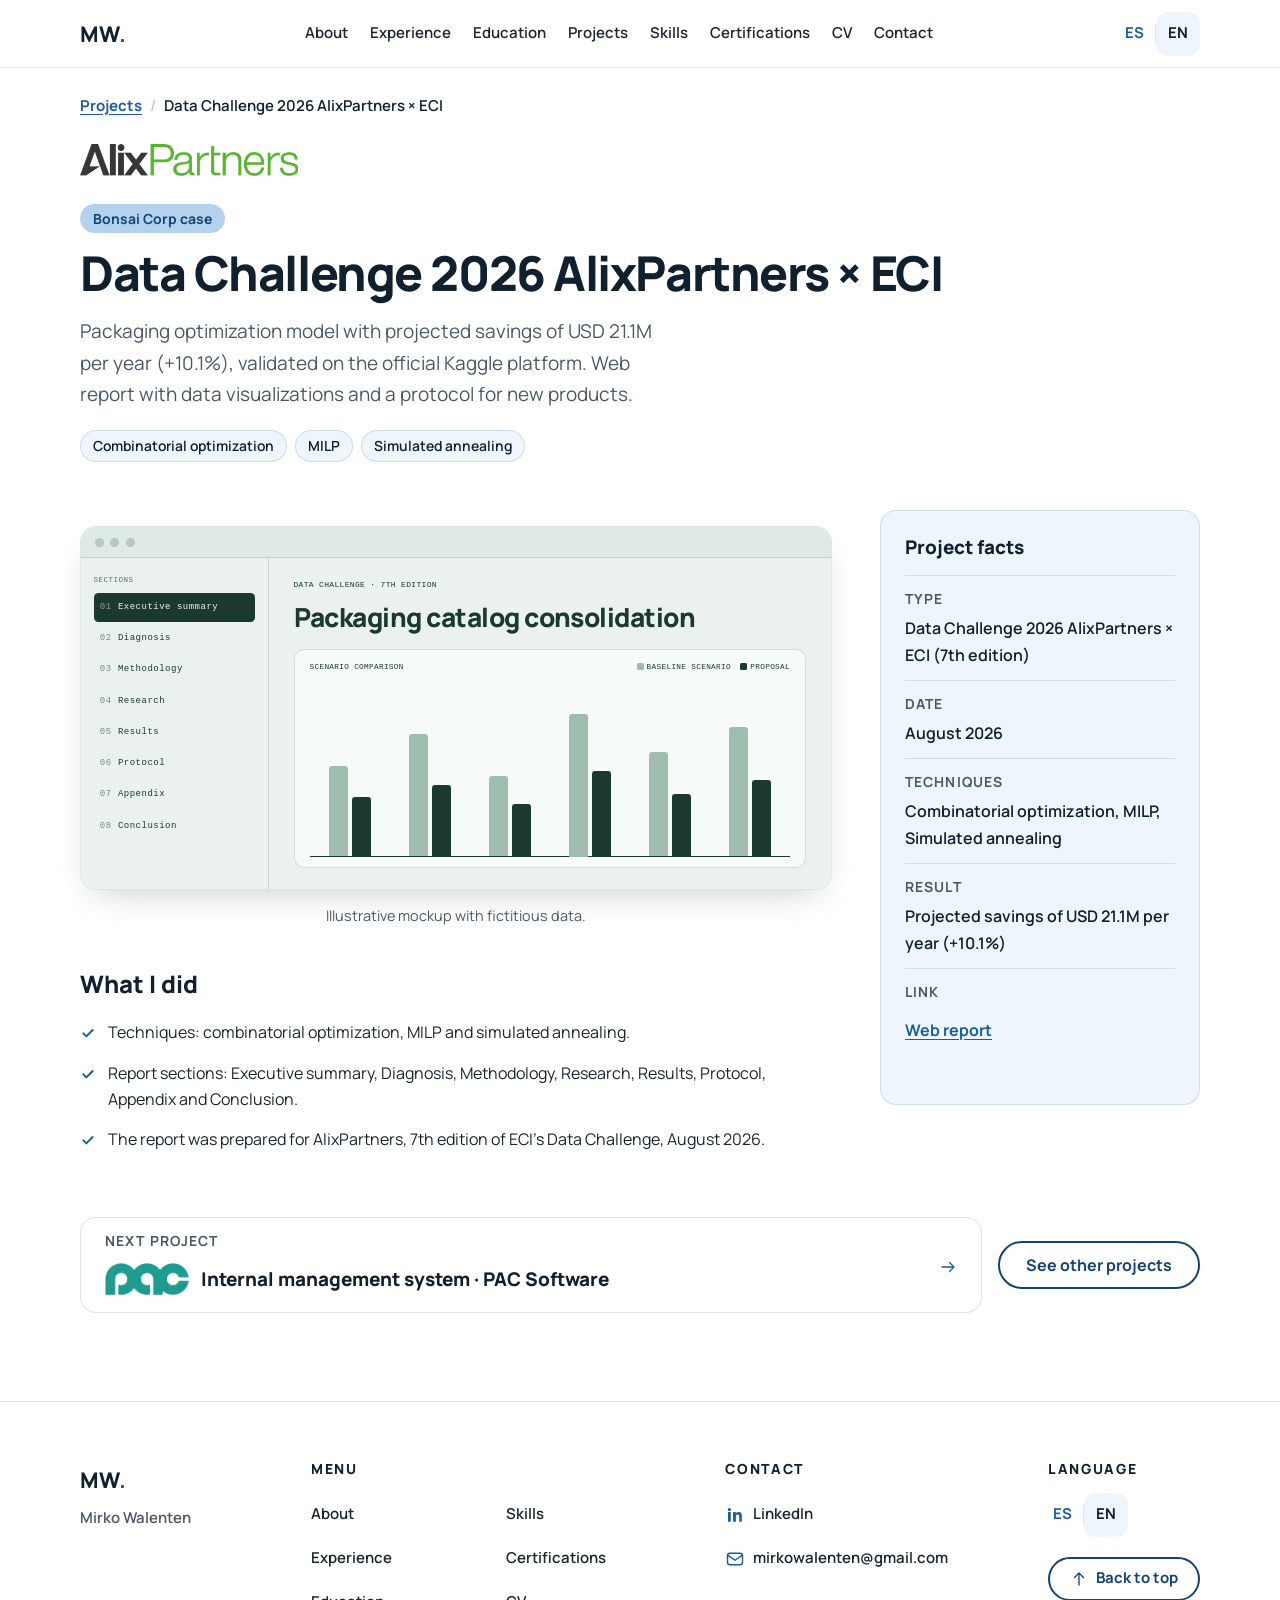
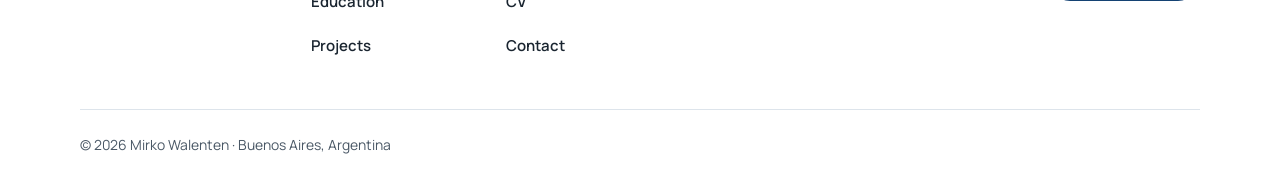
<file: en/projects/bonsai-corp/index.html>
<!DOCTYPE html>
<html lang="en">
<head>
  <meta charset="utf-8">
  <meta name="viewport" content="width=device-width, initial-scale=1">
  <title>Data Challenge 2026 AlixPartners × ECI (Bonsai Corp case) · Mirko Walenten</title>
  <meta name="description" content="Packaging optimization model with projected savings of USD 21.1M per year (+10.1%), validated on Kaggle. Web report and protocol for new products.">
  <meta name="theme-color" content="#b4d2ee">
  <link rel="canonical" href="https://mirkowalenten.vercel.app/en/projects/bonsai-corp">
  <link rel="alternate" hreflang="es" href="https://mirkowalenten.vercel.app/proyectos/bonsai-corp">
  <link rel="alternate" hreflang="en" href="https://mirkowalenten.vercel.app/en/projects/bonsai-corp">
  <link rel="alternate" hreflang="x-default" href="https://mirkowalenten.vercel.app/proyectos/bonsai-corp">

  <meta property="og:title" content="Data Challenge 2026 AlixPartners × ECI (Bonsai Corp case) · Mirko Walenten">
  <meta property="og:description" content="Packaging optimization model with projected savings of USD 21.1M per year (+10.1%), validated on Kaggle. Web report and protocol for new products.">
  <meta property="og:type" content="website">
  <meta property="og:locale" content="en_US">
  <meta property="og:locale:alternate" content="es_AR">
  <meta property="og:url" content="https://mirkowalenten.vercel.app/en/projects/bonsai-corp">
  <meta property="og:image" content="https://mirkowalenten.vercel.app/assets/img/og-en.png">
  <meta property="og:image:width" content="1200">
  <meta property="og:image:height" content="630">
  <meta property="og:image:alt" content="Mirko Walenten, Data Science Student and Data &amp; BI Analyst">
  <meta name="twitter:card" content="summary_large_image">
  <meta name="twitter:image" content="https://mirkowalenten.vercel.app/assets/img/og-en.png">

  <link rel="icon" href="/favicon.svg" type="image/svg+xml">
  <link rel="preload" href="/assets/fonts/manrope-latin-wght-normal.woff2" as="font" type="font/woff2" crossorigin>
  <script>document.documentElement.classList.add('js');</script>
  <link rel="stylesheet" href="/assets/css/styles.css?v=7">
  <link rel="stylesheet" href="/assets/css/mockups.css?v=7">
  <script type="application/ld+json">
  {
    "@context": "https://schema.org",
    "@type": "BreadcrumbList",
    "itemListElement": [
      {
        "@type": "ListItem",
        "position": 1,
        "name": "Projects",
        "item": "https://mirkowalenten.vercel.app/en/#projects"
      },
      {
        "@type": "ListItem",
        "position": 2,
        "name": "Data Challenge 2026 AlixPartners × ECI",
        "item": "https://mirkowalenten.vercel.app/en/projects/bonsai-corp"
      }
    ]
  }
  </script>
</head>
<body>
  <a class="skip-link" href="#content">Skip to content</a>

  <header class="site-header">
    <nav class="nav container" aria-label="Main">
      <a class="logo" href="/en/" aria-label="MW. Mirko Walenten, home">MW<span>.</span></a>
      <div class="lang" role="group" aria-label="Change language">
        <a class="lang__item" href="/proyectos/bonsai-corp" hreflang="es" lang="es" aria-label="ES, Español">ES</a>
        <span class="lang__item lang__item--current" lang="en" aria-current="true"><span class="sr-only">English: </span><span aria-hidden="true">EN</span></span>
      </div>
      <button class="nav__toggle" type="button" aria-expanded="false" aria-controls="menu-principal">
        <span class="nav__toggle-icon" aria-hidden="true"></span>
        Menu
      </button>
      <ul class="nav__menu" id="menu-principal">
        <li><a href="/en/#about">About</a></li>
        <li><a href="/en/#experience">Experience</a></li>
        <li><a href="/en/#education">Education</a></li>
        <li><a href="/en/#projects">Projects</a></li>
        <li><a href="/en/#skills">Skills</a></li>
        <li><a href="/en/#certifications">Certifications</a></li>
        <li><a href="/en/#cv">CV</a></li>
        <li><a href="/en/#contact">Contact</a></li>
      </ul>
    </nav>
  </header>

  <main id="content">
    <div class="container detail">
      <nav class="breadcrumb" aria-label="Breadcrumb">
        <ol>
          <li><a href="/en/#projects">Projects</a></li>
          <li aria-current="page">Data Challenge 2026 AlixPartners × ECI</li>
        </ol>
      </nav>

      <header class="detail-head">
        <img class="detail-head__logo detail-head__logo--alix" src="/assets/img/logos/alixpartners-112.webp" width="218" height="32" alt="AlixPartners logo" decoding="async">
        <p class="project__tag">Bonsai Corp case</p>
        <h1>Data Challenge 2026 AlixPartners × ECI</h1>
        <p class="detail-head__lead">Packaging optimization model with projected savings of USD 21.1M per year (+10.1%), validated on the official Kaggle platform. Web report with data visualizations and a protocol for new products.</p>
        <ul class="chips" aria-label="Techniques">
          <li>Combinatorial optimization</li>
          <li>MILP</li>
          <li>Simulated annealing</li>
        </ul>
      </header>

      <div class="detail-layout">
        <figure class="mockup detail-mock">
          <div class="mock-frame">
            <div class="mock mock--bc" aria-hidden="true" inert>
            <div class="mock__bar"><span class="mock__dot"></span><span class="mock__dot"></span><span class="mock__dot"></span></div>
            <div class="mock__body">
              <div class="bc-nav bc-mono"><small>Sections</small><span class="a-in bc-on" style="--i:0"><b>01</b>Executive summary</span><span class="a-in a-hot t1" style="--d:1.9s;--i:1"><b>02</b>Diagnosis</span><span class="a-in" style="--i:2"><b>03</b>Methodology</span><span class="a-in" style="--i:3"><b>04</b>Research</span><span class="a-in a-hot t2" style="--d:3.4s;--i:4"><b>05</b>Results</span><span class="a-in" style="--i:5"><b>06</b>Protocol</span><span class="a-in" style="--i:6"><b>07</b>Appendix</span><span class="a-in" style="--i:7"><b>08</b>Conclusion</span></div>
              <div class="bc-main">
                <div class="bc-kicker bc-mono a-in" style="--i:0">Data Challenge · 7th edition</div>
                <div class="bc-h a-in" style="--i:1">Packaging catalog consolidation</div>
                <div class="mk-card bc-chart a-in" style="--i:2">
                  <div class="bc-chart__top bc-mono"><span>Scenario comparison</span><span class="bc-legend"><i style="background:#9fbcae"></i>Baseline scenario<i style="background:#1b3a2d"></i>Proposal</span></div>
                  <div class="bc-bars"><div class="bc-grp"><span class="bc-bar bc-bar--a a-bar" style="--h:52%;--i:0"></span><span class="bc-bar a-bar" style="--h:34%;--i:1"></span></div><div class="bc-grp"><span class="bc-bar bc-bar--a a-bar" style="--h:70%;--i:2"></span><span class="bc-bar a-bar" style="--h:41%;--i:3"></span></div><div class="bc-grp"><span class="bc-bar bc-bar--a a-bar" style="--h:46%;--i:4"></span><span class="bc-bar a-bar" style="--h:30%;--i:5"></span></div><div class="bc-grp"><span class="bc-bar bc-bar--a a-bar" style="--h:82%;--i:6"></span><span class="bc-bar a-bar a-hot t3" style="--h:49%;--i:7;--d:4.55s"></span></div><div class="bc-grp"><span class="bc-bar bc-bar--a a-bar" style="--h:60%;--i:8"></span><span class="bc-bar a-bar" style="--h:36%;--i:9"></span></div><div class="bc-grp"><span class="bc-bar bc-bar--a a-bar" style="--h:74%;--i:10"></span><span class="bc-bar a-bar" style="--h:44%;--i:11"></span></div></div>
                </div>
              </div>
              <svg class="mk-pointer" style="--x0:52.00em;--y0:23.81em;--x1:6.82em;--y1:6.45em;--x2:6.82em;--y2:13.95em;--x3:41.56em;--y3:22.77em" viewBox="0 0 24 24" aria-hidden="true"><path d="M5 3l14 7-6 2-2 6z" fill="#fff" stroke="#10202e" stroke-width="1.500" stroke-linejoin="round"/></svg>
            </div>
          </div>
          </div>
          <figcaption class="mockup__caption">Illustrative mockup with fictitious data.</figcaption>
        </figure>

        <aside class="detail-facts" aria-labelledby="t-ficha">
          <h2 id="t-ficha">Project facts</h2>
          <dl>
            <div class="fact"><dt>Type</dt><dd>Data Challenge 2026 AlixPartners × ECI (7th edition)</dd></div>
            <div class="fact"><dt>Date</dt><dd>August 2026</dd></div>
            <div class="fact"><dt>Techniques</dt><dd>Combinatorial optimization, MILP, Simulated annealing</dd></div>
            <div class="fact"><dt>Result</dt><dd>Projected savings of USD 21.1M per year (+10.1%)</dd></div>
            <div class="fact"><dt>Link</dt><dd><a href="https://bonsai-corp-informe.vercel.app" target="_blank" rel="noopener noreferrer">Web report<span class="sr-only"> (opens in a new tab)</span></a></dd></div>
          </dl>
        </aside>

        <section class="detail-did" aria-labelledby="t-hice">
          <h2 class="detail-h2" id="t-hice">What I did</h2>
          <ul class="bullets bullets--lg">
          <li>Techniques: combinatorial optimization, MILP and simulated annealing.</li>
          <li>Report sections: Executive summary, Diagnosis, Methodology, Research, Results, Protocol, Appendix and Conclusion.</li>
          <li>The report was prepared for AlixPartners, 7th edition of ECI’s Data Challenge, August 2026.</li>
          </ul>
        </section>
      </div>

      <section class="detail-end" aria-label="More projects">
        <a class="next-card" href="/en/projects/pac-app">
          <span class="next-card__label">Next project</span>
          <span class="next-card__main">
            <img class="next-card__logo" src="/assets/img/logos/pac-72.webp" width="58" height="22" alt="" loading="lazy" decoding="async">
            <span class="next-card__name">Internal management system · PAC Software</span>
          </span>
          <svg class="icon" width="18" height="18" aria-hidden="true" focusable="false"><use href="/assets/img/icons.svg?v=7#i-arrow-right"/></svg>
        </a>
        <a class="btn btn--ghost" href="/en/#projects">See other projects</a>
      </section>
    </div>
  </main>

  <footer class="site-footer">
    <div class="container">
      <div class="footer__grid">
        <div class="footer__brand">
          <a class="logo" href="/en/" aria-label="MW. Mirko Walenten, home">MW<span>.</span></a>
          <p>Mirko Walenten</p>
        </div>
        <nav class="footer__nav" aria-label="Footer">
          <p class="footer__title">Menu</p>
          <ul>
          <li><a href="/en/#about">About</a></li>
          <li><a href="/en/#experience">Experience</a></li>
          <li><a href="/en/#education">Education</a></li>
          <li><a href="/en/#projects">Projects</a></li>
          <li><a href="/en/#skills">Skills</a></li>
          <li><a href="/en/#certifications">Certifications</a></li>
          <li><a href="/en/#cv">CV</a></li>
          <li><a href="/en/#contact">Contact</a></li>
          </ul>
        </nav>
        <div class="footer__contact">
          <p class="footer__title">Contact</p>
          <ul>
            <li><a href="https://www.linkedin.com/in/mirkowalenten" target="_blank" rel="noopener noreferrer"><svg class="icon" width="20" height="20" aria-hidden="true" focusable="false"><use href="/assets/img/icons.svg?v=7#i-linkedin"/></svg>LinkedIn<span class="sr-only"> (opens in a new tab)</span></a></li>
            <li><a href="mailto:mirkowalenten@gmail.com"><svg class="icon" width="20" height="20" aria-hidden="true" focusable="false"><use href="/assets/img/icons.svg?v=7#i-mail"/></svg>mirkowalenten@gmail.com</a></li>
          </ul>
        </div>
        <div class="footer__end">
        <div class="footer__lang"><p class="footer__title">Language</p>
        <div class="lang lang--footer" role="group" aria-label="Change language">
        <a class="lang__item" href="/proyectos/bonsai-corp" hreflang="es" lang="es" aria-label="ES, Español">ES</a>
        <span class="lang__item lang__item--current" lang="en" aria-current="true"><span class="sr-only">English: </span><span aria-hidden="true">EN</span></span>
      </div></div>
          <a class="btn btn--ghost btn--sm" href="#"><svg class="icon" width="18" height="18" aria-hidden="true" focusable="false"><use href="/assets/img/icons.svg?v=7#i-arrow-up"/></svg>Back to top</a>
        </div>
      </div>
      <p class="footer__legal">© <span id="anio">2026</span> Mirko Walenten · Buenos Aires, Argentina</p>
    </div>
  </footer>

  <script src="/assets/js/main.js?v=7" defer></script>
  <script src="/assets/js/mockups.js?v=7" defer></script>
</body>
</html>
</file>
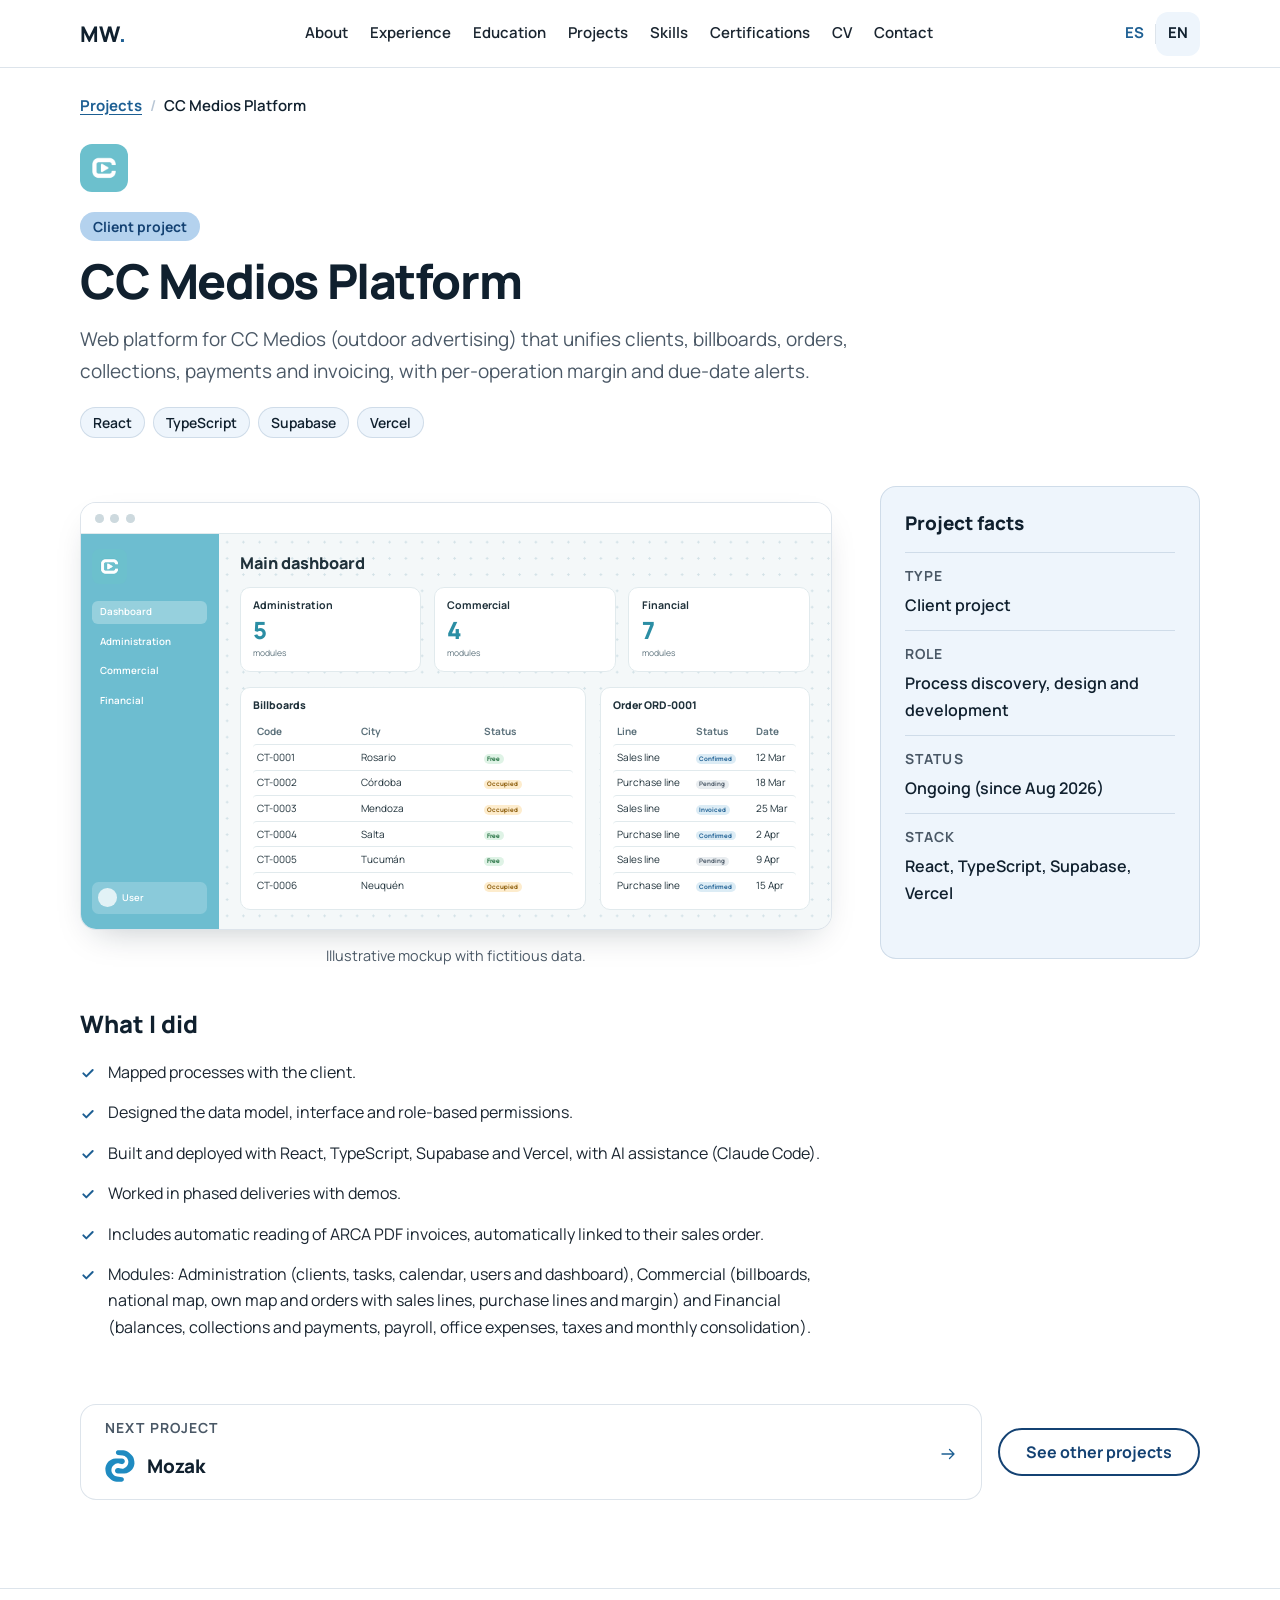
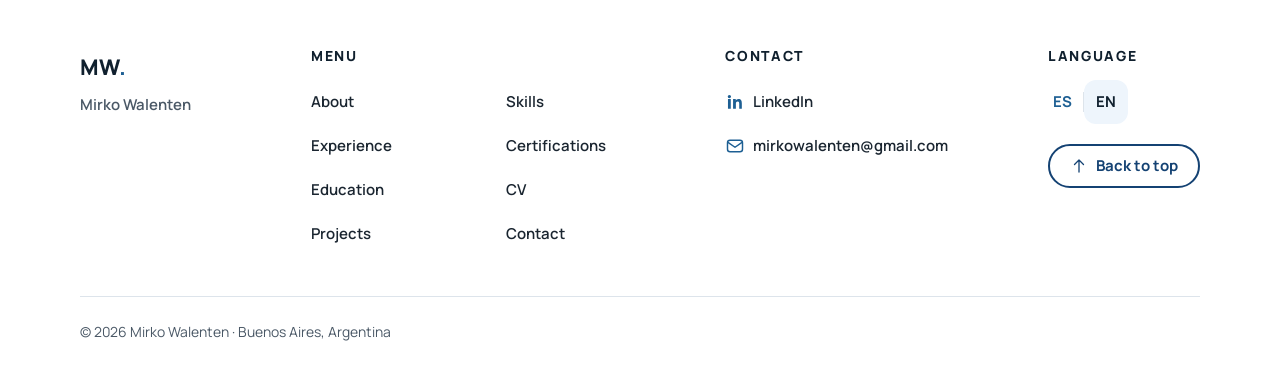
<file: en/projects/cc-medios/index.html>
<!DOCTYPE html>
<html lang="en">
<head>
  <meta charset="utf-8">
  <meta name="viewport" content="width=device-width, initial-scale=1">
  <title>CC Medios Platform — Client project · Mirko Walenten</title>
  <meta name="description" content="Web platform for CC Medios (outdoor advertising) that unifies clients, billboards, orders, collections, payments and invoicing. By Mirko Walenten.">
  <meta name="theme-color" content="#b4d2ee">
  <link rel="canonical" href="https://mirkowalenten.vercel.app/en/projects/cc-medios">
  <link rel="alternate" hreflang="es" href="https://mirkowalenten.vercel.app/proyectos/cc-medios">
  <link rel="alternate" hreflang="en" href="https://mirkowalenten.vercel.app/en/projects/cc-medios">
  <link rel="alternate" hreflang="x-default" href="https://mirkowalenten.vercel.app/proyectos/cc-medios">

  <meta property="og:title" content="CC Medios Platform — Client project · Mirko Walenten">
  <meta property="og:description" content="Web platform for CC Medios (outdoor advertising) that unifies clients, billboards, orders, collections, payments and invoicing. By Mirko Walenten.">
  <meta property="og:type" content="website">
  <meta property="og:locale" content="en_US">
  <meta property="og:locale:alternate" content="es_AR">
  <meta property="og:url" content="https://mirkowalenten.vercel.app/en/projects/cc-medios">
  <meta property="og:image" content="https://mirkowalenten.vercel.app/assets/img/og-en.png">
  <meta property="og:image:width" content="1200">
  <meta property="og:image:height" content="630">
  <meta property="og:image:alt" content="Mirko Walenten, Data Science Student and Data &amp; BI Analyst">
  <meta name="twitter:card" content="summary_large_image">
  <meta name="twitter:image" content="https://mirkowalenten.vercel.app/assets/img/og-en.png">

  <link rel="icon" href="/favicon.svg" type="image/svg+xml">
  <link rel="preload" href="/assets/fonts/manrope-latin-wght-normal.woff2" as="font" type="font/woff2" crossorigin>
  <script>document.documentElement.classList.add('js');</script>
  <link rel="stylesheet" href="/assets/css/styles.css?v=7">
  <link rel="stylesheet" href="/assets/css/mockups.css?v=7">
  <script type="application/ld+json">
  {
    "@context": "https://schema.org",
    "@type": "BreadcrumbList",
    "itemListElement": [
      {
        "@type": "ListItem",
        "position": 1,
        "name": "Projects",
        "item": "https://mirkowalenten.vercel.app/en/#projects"
      },
      {
        "@type": "ListItem",
        "position": 2,
        "name": "CC Medios Platform",
        "item": "https://mirkowalenten.vercel.app/en/projects/cc-medios"
      }
    ]
  }
  </script>
</head>
<body>
  <a class="skip-link" href="#content">Skip to content</a>

  <header class="site-header">
    <nav class="nav container" aria-label="Main">
      <a class="logo" href="/en/" aria-label="MW. Mirko Walenten, home">MW<span>.</span></a>
      <div class="lang" role="group" aria-label="Change language">
        <a class="lang__item" href="/proyectos/cc-medios" hreflang="es" lang="es" aria-label="ES, Español">ES</a>
        <span class="lang__item lang__item--current" lang="en" aria-current="true"><span class="sr-only">English: </span><span aria-hidden="true">EN</span></span>
      </div>
      <button class="nav__toggle" type="button" aria-expanded="false" aria-controls="menu-principal">
        <span class="nav__toggle-icon" aria-hidden="true"></span>
        Menu
      </button>
      <ul class="nav__menu" id="menu-principal">
        <li><a href="/en/#about">About</a></li>
        <li><a href="/en/#experience">Experience</a></li>
        <li><a href="/en/#education">Education</a></li>
        <li><a href="/en/#projects">Projects</a></li>
        <li><a href="/en/#skills">Skills</a></li>
        <li><a href="/en/#certifications">Certifications</a></li>
        <li><a href="/en/#cv">CV</a></li>
        <li><a href="/en/#contact">Contact</a></li>
      </ul>
    </nav>
  </header>

  <main id="content">
    <div class="container detail">
      <nav class="breadcrumb" aria-label="Breadcrumb">
        <ol>
          <li><a href="/en/#projects">Projects</a></li>
          <li aria-current="page">CC Medios Platform</li>
        </ol>
      </nav>

      <header class="detail-head">
        <img class="detail-head__logo" src="/assets/img/logos/cc-medios-128.webp" width="48" height="48" style="border-radius:12px" alt="CC Medios logo" decoding="async">
        <p class="project__tag">Client project</p>
        <h1>CC Medios Platform</h1>
        <p class="detail-head__lead">Web platform for CC Medios (outdoor advertising) that unifies clients, billboards, orders, collections, payments and invoicing, with per-operation margin and due-date alerts.</p>
        <ul class="chips" aria-label="Technologies">
          <li>React</li>
          <li>TypeScript</li>
          <li>Supabase</li>
          <li>Vercel</li>
        </ul>
      </header>

      <div class="detail-layout">
        <figure class="mockup detail-mock">
          <div class="mock-frame">
            <div class="mock mock--cc" aria-hidden="true" inert>
            <div class="mock__bar"><span class="mock__dot"></span><span class="mock__dot"></span><span class="mock__dot"></span></div>
            <div class="mock__body">
              <aside class="cc-side">
                <img class="cc-side__logo" src="/assets/img/logos/cc-medios-64.webp" width="64" height="64" alt="" loading="lazy" decoding="async">
                <span class="cc-side__item cc-side__item--on">Dashboard</span>
                <span class="cc-side__item">Administration</span>
                <span class="cc-side__item">Commercial</span>
                <span class="cc-side__item">Financial</span>
                <span class="cc-side__user"><i></i>User</span>
              </aside>
              <div class="cc-main">
                <div class="cc-title a-in" style="--i:0">Main dashboard</div>
                <div class="cc-cards"><div class="mk-card a-in a-hot t1" style="--i:1;--d:1.9s"><b>Administration</b><strong data-count="5">5</strong><span>modules</span></div><div class="mk-card a-in" style="--i:2"><b>Commercial</b><strong data-count="4">4</strong><span>modules</span></div><div class="mk-card a-in" style="--i:3"><b>Financial</b><strong data-count="7">7</strong><span>modules</span></div></div>
                <div class="cc-lower">
                  <div class="mk-card cc-panel">
                    <h4>Billboards</h4>
                    <div class="cc-row cc-row--head"><span>Code</span><span>City</span><span>Status</span></div>
                    <div class="cc-row a-in" style="--i:4"><span>CT-0001</span><span>Rosario</span><span><span class="mk-badge cc-free">Free</span></span></div><div class="cc-row a-in" style="--i:5"><span>CT-0002</span><span>Córdoba</span><span><span class="mk-badge cc-busy">Occupied</span></span></div><div class="cc-row a-in a-hot t2" style="--i:6;--d:3.4s"><span>CT-0003</span><span>Mendoza</span><span><span class="mk-badge cc-busy">Occupied</span></span></div><div class="cc-row a-in" style="--i:7"><span>CT-0004</span><span>Salta</span><span><span class="mk-badge cc-free">Free</span></span></div><div class="cc-row a-in" style="--i:8"><span>CT-0005</span><span>Tucumán</span><span><span class="mk-badge cc-free">Free</span></span></div><div class="cc-row a-in" style="--i:9"><span>CT-0006</span><span>Neuquén</span><span><span class="mk-badge cc-busy">Occupied</span></span></div>
                  </div>
                  <div class="mk-card cc-panel">
                    <h4>Order ORD-0001</h4>
                    <div class="cc-row cc-row--head cc-row--ord"><span>Line</span><span>Status</span><span>Date</span></div>
                    <div class="cc-row cc-row--ord a-in" style="--i:10"><span>Sales line</span><span><span class="mk-badge cc-ok">Confirmed</span></span><span>12 Mar</span></div><div class="cc-row cc-row--ord a-in a-hot t3" style="--i:11;--d:4.55s"><span>Purchase line</span><span><span class="mk-badge cc-wait">Pending</span></span><span>18 Mar</span></div><div class="cc-row cc-row--ord a-in" style="--i:12"><span>Sales line</span><span><span class="mk-badge cc-ok">Invoiced</span></span><span>25 Mar</span></div><div class="cc-row cc-row--ord a-in" style="--i:13"><span>Purchase line</span><span><span class="mk-badge cc-ok">Confirmed</span></span><span>2 Apr</span></div><div class="cc-row cc-row--ord a-in" style="--i:14"><span>Sales line</span><span><span class="mk-badge cc-wait">Pending</span></span><span>9 Apr</span></div><div class="cc-row cc-row--ord a-in" style="--i:15"><span>Purchase line</span><span><span class="mk-badge cc-ok">Confirmed</span></span><span>15 Apr</span></div>
                  </div>
                </div>
              </div>
              <svg class="mk-pointer" style="--x0:52.00em;--y0:26.37em;--x1:19.24em;--y1:7.59em;--x2:25.27em;--y2:21.80em;--x3:49.17em;--y3:19.77em" viewBox="0 0 24 24" aria-hidden="true"><path d="M5 3l14 7-6 2-2 6z" fill="#fff" stroke="#10202e" stroke-width="1.500" stroke-linejoin="round"/></svg>
            </div>
          </div>
          </div>
          <figcaption class="mockup__caption">Illustrative mockup with fictitious data.</figcaption>
        </figure>

        <aside class="detail-facts" aria-labelledby="t-ficha">
          <h2 id="t-ficha">Project facts</h2>
          <dl>
            <div class="fact"><dt>Type</dt><dd>Client project</dd></div>
            <div class="fact"><dt>Role</dt><dd>Process discovery, design and development</dd></div>
            <div class="fact"><dt>Status</dt><dd>Ongoing (since Aug 2026)</dd></div>
            <div class="fact"><dt>Stack</dt><dd>React, TypeScript, Supabase, Vercel</dd></div>
          </dl>
        </aside>

        <section class="detail-did" aria-labelledby="t-hice">
          <h2 class="detail-h2" id="t-hice">What I did</h2>
          <ul class="bullets bullets--lg">
          <li>Mapped processes with the client.</li>
          <li>Designed the data model, interface and role-based permissions.</li>
          <li>Built and deployed with React, TypeScript, Supabase and Vercel, with AI assistance (Claude Code).</li>
          <li>Worked in phased deliveries with demos.</li>
          <li>Includes automatic reading of ARCA PDF invoices, automatically linked to their sales order.</li>
          <li>Modules: Administration (clients, tasks, calendar, users and dashboard), Commercial (billboards, national map, own map and orders with sales lines, purchase lines and margin) and Financial (balances, collections and payments, payroll, office expenses, taxes and monthly consolidation).</li>
          </ul>
        </section>
      </div>

      <section class="detail-end" aria-label="More projects">
        <a class="next-card" href="/en/projects/mozak">
          <span class="next-card__label">Next project</span>
          <span class="next-card__main">
            <img class="next-card__logo" src="/assets/img/logos/mozak.svg" width="30" height="32" alt="" loading="lazy" decoding="async">
            <span class="next-card__name">Mozak</span>
          </span>
          <svg class="icon" width="18" height="18" aria-hidden="true" focusable="false"><use href="/assets/img/icons.svg?v=7#i-arrow-right"/></svg>
        </a>
        <a class="btn btn--ghost" href="/en/#projects">See other projects</a>
      </section>
    </div>
  </main>

  <footer class="site-footer">
    <div class="container">
      <div class="footer__grid">
        <div class="footer__brand">
          <a class="logo" href="/en/" aria-label="MW. Mirko Walenten, home">MW<span>.</span></a>
          <p>Mirko Walenten</p>
        </div>
        <nav class="footer__nav" aria-label="Footer">
          <p class="footer__title">Menu</p>
          <ul>
          <li><a href="/en/#about">About</a></li>
          <li><a href="/en/#experience">Experience</a></li>
          <li><a href="/en/#education">Education</a></li>
          <li><a href="/en/#projects">Projects</a></li>
          <li><a href="/en/#skills">Skills</a></li>
          <li><a href="/en/#certifications">Certifications</a></li>
          <li><a href="/en/#cv">CV</a></li>
          <li><a href="/en/#contact">Contact</a></li>
          </ul>
        </nav>
        <div class="footer__contact">
          <p class="footer__title">Contact</p>
          <ul>
            <li><a href="https://www.linkedin.com/in/mirkowalenten" target="_blank" rel="noopener noreferrer"><svg class="icon" width="20" height="20" aria-hidden="true" focusable="false"><use href="/assets/img/icons.svg?v=7#i-linkedin"/></svg>LinkedIn<span class="sr-only"> (opens in a new tab)</span></a></li>
            <li><a href="mailto:mirkowalenten@gmail.com"><svg class="icon" width="20" height="20" aria-hidden="true" focusable="false"><use href="/assets/img/icons.svg?v=7#i-mail"/></svg>mirkowalenten@gmail.com</a></li>
          </ul>
        </div>
        <div class="footer__end">
        <div class="footer__lang"><p class="footer__title">Language</p>
        <div class="lang lang--footer" role="group" aria-label="Change language">
        <a class="lang__item" href="/proyectos/cc-medios" hreflang="es" lang="es" aria-label="ES, Español">ES</a>
        <span class="lang__item lang__item--current" lang="en" aria-current="true"><span class="sr-only">English: </span><span aria-hidden="true">EN</span></span>
      </div></div>
          <a class="btn btn--ghost btn--sm" href="#"><svg class="icon" width="18" height="18" aria-hidden="true" focusable="false"><use href="/assets/img/icons.svg?v=7#i-arrow-up"/></svg>Back to top</a>
        </div>
      </div>
      <p class="footer__legal">© <span id="anio">2026</span> Mirko Walenten · Buenos Aires, Argentina</p>
    </div>
  </footer>

  <script src="/assets/js/main.js?v=7" defer></script>
  <script src="/assets/js/mockups.js?v=7" defer></script>
</body>
</html>
</file>
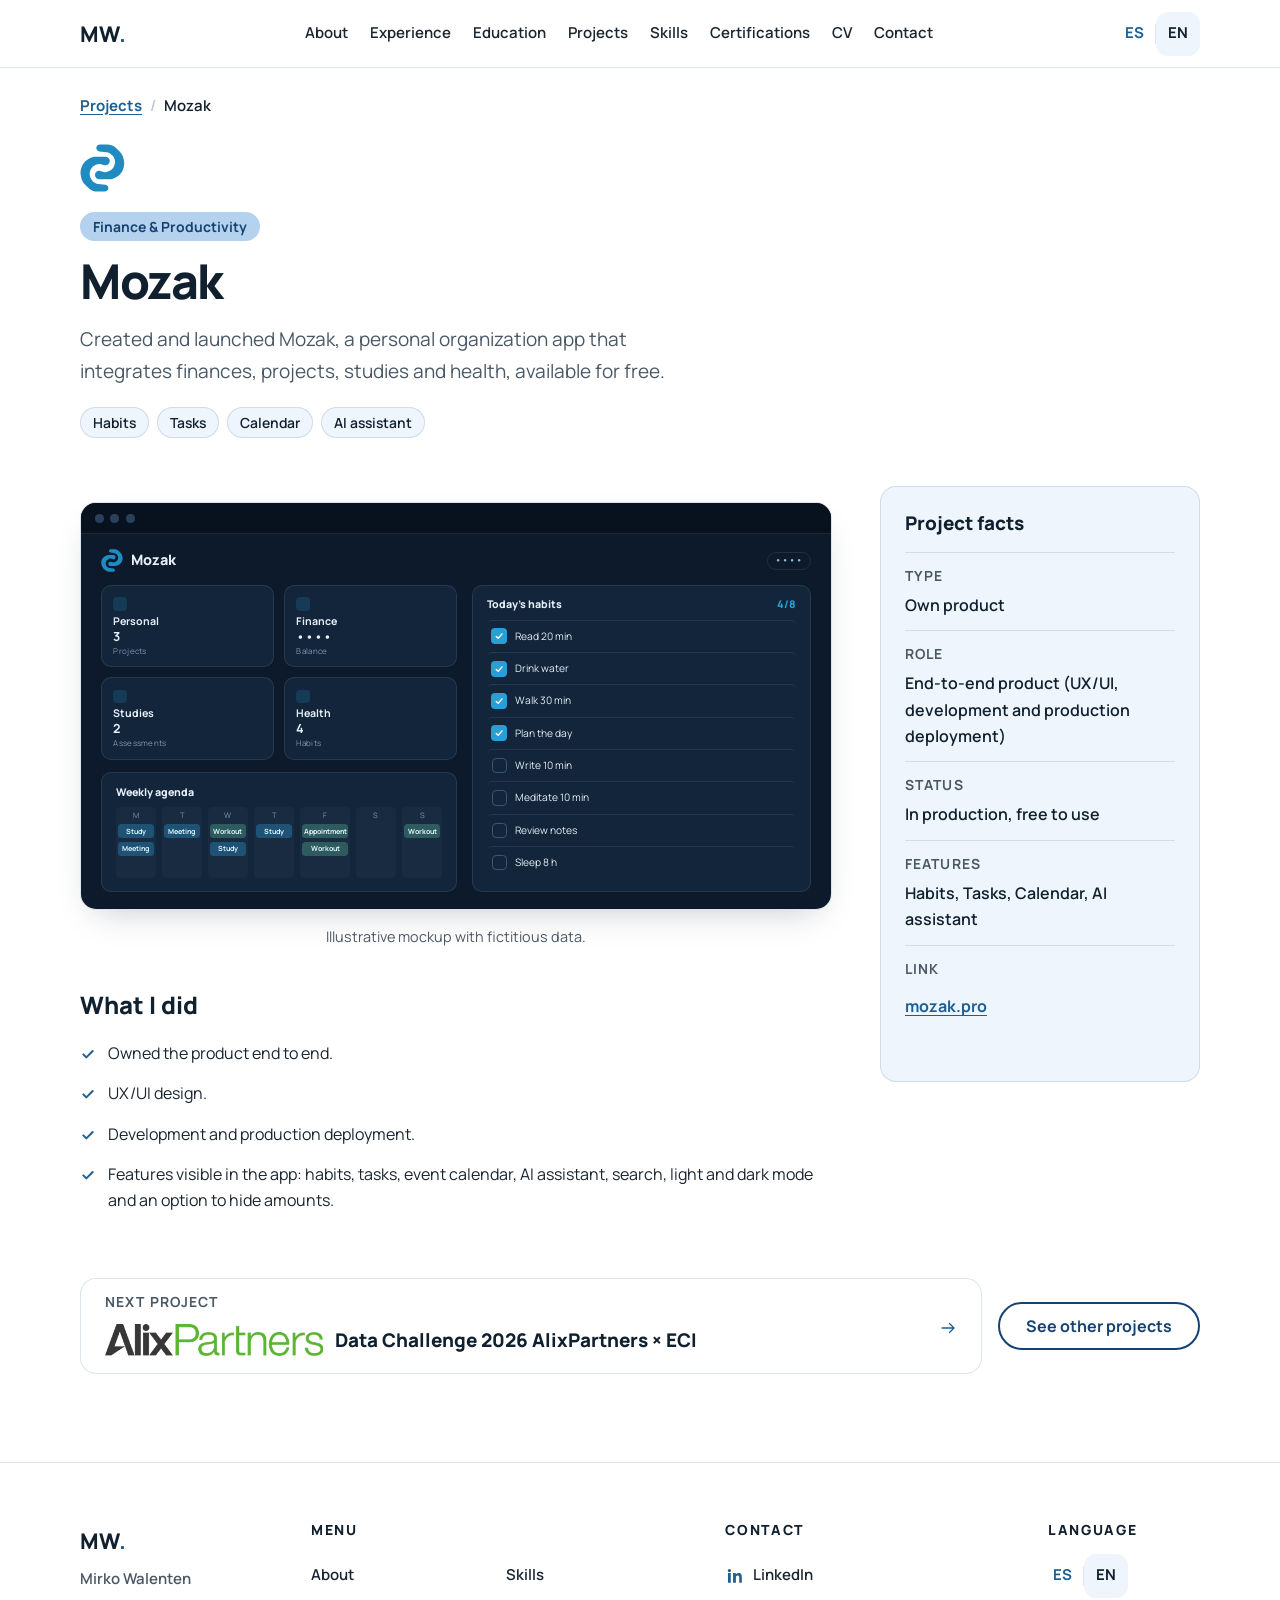
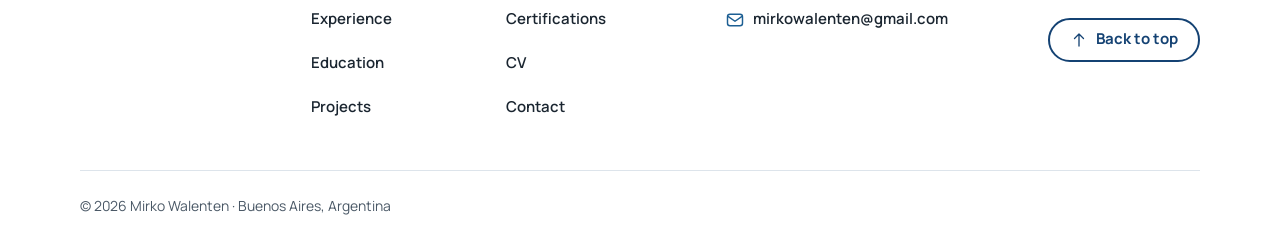
<file: en/projects/mozak/index.html>
<!DOCTYPE html>
<html lang="en">
<head>
  <meta charset="utf-8">
  <meta name="viewport" content="width=device-width, initial-scale=1">
  <title>Mozak — Finance &amp; Productivity · Mirko Walenten</title>
  <meta name="description" content="Mozak: a personal organization app that integrates finances, projects, studies and health, available for free. Built end to end by Mirko Walenten.">
  <meta name="theme-color" content="#b4d2ee">
  <link rel="canonical" href="https://mirkowalenten.vercel.app/en/projects/mozak">
  <link rel="alternate" hreflang="es" href="https://mirkowalenten.vercel.app/proyectos/mozak">
  <link rel="alternate" hreflang="en" href="https://mirkowalenten.vercel.app/en/projects/mozak">
  <link rel="alternate" hreflang="x-default" href="https://mirkowalenten.vercel.app/proyectos/mozak">

  <meta property="og:title" content="Mozak — Finance &amp; Productivity · Mirko Walenten">
  <meta property="og:description" content="Mozak: a personal organization app that integrates finances, projects, studies and health, available for free. Built end to end by Mirko Walenten.">
  <meta property="og:type" content="website">
  <meta property="og:locale" content="en_US">
  <meta property="og:locale:alternate" content="es_AR">
  <meta property="og:url" content="https://mirkowalenten.vercel.app/en/projects/mozak">
  <meta property="og:image" content="https://mirkowalenten.vercel.app/assets/img/og-en.png">
  <meta property="og:image:width" content="1200">
  <meta property="og:image:height" content="630">
  <meta property="og:image:alt" content="Mirko Walenten, Data Science Student and Data &amp; BI Analyst">
  <meta name="twitter:card" content="summary_large_image">
  <meta name="twitter:image" content="https://mirkowalenten.vercel.app/assets/img/og-en.png">

  <link rel="icon" href="/favicon.svg" type="image/svg+xml">
  <link rel="preload" href="/assets/fonts/manrope-latin-wght-normal.woff2" as="font" type="font/woff2" crossorigin>
  <script>document.documentElement.classList.add('js');</script>
  <link rel="stylesheet" href="/assets/css/styles.css?v=7">
  <link rel="stylesheet" href="/assets/css/mockups.css?v=7">
  <script type="application/ld+json">
  {
    "@context": "https://schema.org",
    "@type": "BreadcrumbList",
    "itemListElement": [
      {
        "@type": "ListItem",
        "position": 1,
        "name": "Projects",
        "item": "https://mirkowalenten.vercel.app/en/#projects"
      },
      {
        "@type": "ListItem",
        "position": 2,
        "name": "Mozak",
        "item": "https://mirkowalenten.vercel.app/en/projects/mozak"
      }
    ]
  }
  </script>
</head>
<body>
  <a class="skip-link" href="#content">Skip to content</a>

  <header class="site-header">
    <nav class="nav container" aria-label="Main">
      <a class="logo" href="/en/" aria-label="MW. Mirko Walenten, home">MW<span>.</span></a>
      <div class="lang" role="group" aria-label="Change language">
        <a class="lang__item" href="/proyectos/mozak" hreflang="es" lang="es" aria-label="ES, Español">ES</a>
        <span class="lang__item lang__item--current" lang="en" aria-current="true"><span class="sr-only">English: </span><span aria-hidden="true">EN</span></span>
      </div>
      <button class="nav__toggle" type="button" aria-expanded="false" aria-controls="menu-principal">
        <span class="nav__toggle-icon" aria-hidden="true"></span>
        Menu
      </button>
      <ul class="nav__menu" id="menu-principal">
        <li><a href="/en/#about">About</a></li>
        <li><a href="/en/#experience">Experience</a></li>
        <li><a href="/en/#education">Education</a></li>
        <li><a href="/en/#projects">Projects</a></li>
        <li><a href="/en/#skills">Skills</a></li>
        <li><a href="/en/#certifications">Certifications</a></li>
        <li><a href="/en/#cv">CV</a></li>
        <li><a href="/en/#contact">Contact</a></li>
      </ul>
    </nav>
  </header>

  <main id="content">
    <div class="container detail">
      <nav class="breadcrumb" aria-label="Breadcrumb">
        <ol>
          <li><a href="/en/#projects">Projects</a></li>
          <li aria-current="page">Mozak</li>
        </ol>
      </nav>

      <header class="detail-head">
        <img class="detail-head__logo" src="/assets/img/logos/mozak.svg" width="45" height="48" alt="Mozak logo" decoding="async">
        <p class="project__tag">Finance & Productivity</p>
        <h1>Mozak</h1>
        <p class="detail-head__lead">Created and launched Mozak, a personal organization app that integrates finances, projects, studies and health, available for free.</p>
        <ul class="chips" aria-label="Features">
          <li>Habits</li>
          <li>Tasks</li>
          <li>Calendar</li>
          <li>AI assistant</li>
        </ul>
      </header>

      <div class="detail-layout">
        <figure class="mockup detail-mock">
          <div class="mock-frame">
            <div class="mock mock--mz" aria-hidden="true" inert>
            <div class="mock__bar"><span class="mock__dot"></span><span class="mock__dot"></span><span class="mock__dot"></span></div>
            <div class="mock__body">
              <div class="mz-main">
                <div class="mz-head"><img src="/assets/img/logos/mozak.svg" width="37" height="40" alt="" loading="lazy" decoding="async">Mozak<span class="mz-eye a-hot t3" style="--d:4.55s">••••</span></div>
                <div class="mz-grid">
                  <div class="mz-col">
                    <div class="mz-tiles"><div class="mk-card mz-tile a-in" style="--i:0"><span class="mz-ico"></span><b>Personal</b><strong data-count="3">3</strong><span>Projects</span></div><div class="mk-card mz-tile a-in" style="--i:1"><span class="mz-ico"></span><b>Finance</b><strong>••••</strong><span>Balance</span></div><div class="mk-card mz-tile a-in" style="--i:2"><span class="mz-ico"></span><b>Studies</b><strong data-count="2">2</strong><span>Assessments</span></div><div class="mk-card mz-tile a-in" style="--i:3"><span class="mz-ico"></span><b>Health</b><strong data-count="4">4</strong><span>Habits</span></div></div>
                    <div class="mk-card mz-panel"><h4>Weekly agenda</h4><div class="mz-week"><div class="mz-day a-in" style="--i:11">M<span class="mz-ev">Study</span><span class="mz-ev">Meeting</span></div><div class="mz-day a-in" style="--i:12">T<span class="mz-ev">Meeting</span></div><div class="mz-day a-in" style="--i:13">W<span class="mz-ev mz-ev--b">Workout</span><span class="mz-ev">Study</span></div><div class="mz-day a-in" style="--i:14">T<span class="mz-ev">Study</span></div><div class="mz-day a-in" style="--i:15">F<span class="mz-ev mz-ev--b">Appointment</span><span class="mz-ev mz-ev--b">Workout</span></div><div class="mz-day a-in" style="--i:16">S</div><div class="mz-day a-in" style="--i:17">S<span class="mz-ev mz-ev--b">Workout</span></div></div></div>
                  </div>
                  <div class="mz-col">
                    <div class="mk-card mz-panel"><h4>Today's habits<em>4/8</em></h4><div class="mz-habit a-in" style="--i:3"><span class="mz-chk"><i class="a-tick" style="--d:1s"><svg viewBox="0 0 16 16" aria-hidden="true"><path d="M3.500 8.500l3 3 6-7" fill="none" stroke="#fff" stroke-width="2.200" stroke-linecap="round" stroke-linejoin="round"/></svg></i></span>Read 20 min</div><div class="mz-habit a-in a-hot t1" style="--d:1.9s;--i:4"><span class="mz-chk"><i class="a-tick" style="--d:1.9s"><svg viewBox="0 0 16 16" aria-hidden="true"><path d="M3.500 8.500l3 3 6-7" fill="none" stroke="#fff" stroke-width="2.200" stroke-linecap="round" stroke-linejoin="round"/></svg></i></span>Drink water</div><div class="mz-habit a-in a-hot t2" style="--d:3.4s;--i:5"><span class="mz-chk"><i class="a-tick" style="--d:3.4s"><svg viewBox="0 0 16 16" aria-hidden="true"><path d="M3.500 8.500l3 3 6-7" fill="none" stroke="#fff" stroke-width="2.200" stroke-linecap="round" stroke-linejoin="round"/></svg></i></span>Walk 30 min</div><div class="mz-habit a-in" style="--i:6"><span class="mz-chk"><i class="a-tick" style="--d:3.9s"><svg viewBox="0 0 16 16" aria-hidden="true"><path d="M3.500 8.500l3 3 6-7" fill="none" stroke="#fff" stroke-width="2.200" stroke-linecap="round" stroke-linejoin="round"/></svg></i></span>Plan the day</div><div class="mz-habit a-in" style="--i:7"><span class="mz-chk"></span>Write 10 min</div><div class="mz-habit a-in" style="--i:8"><span class="mz-chk"></span>Meditate 10 min</div><div class="mz-habit a-in" style="--i:9"><span class="mz-chk"></span>Review notes</div><div class="mz-habit a-in" style="--i:10"><span class="mz-chk"></span>Sleep 8 h</div></div>
                  </div>
                </div>
              </div>
              <svg class="mk-pointer" style="--x0:52.00em;--y0:24.83em;--x1:43.60em;--y1:10.67em;--x2:43.60em;--y2:13.24em;--x3:56.45em;--y3:2.13em" viewBox="0 0 24 24" aria-hidden="true"><path d="M5 3l14 7-6 2-2 6z" fill="#fff" stroke="#10202e" stroke-width="1.500" stroke-linejoin="round"/></svg>
            </div>
          </div>
          </div>
          <figcaption class="mockup__caption">Illustrative mockup with fictitious data.</figcaption>
        </figure>

        <aside class="detail-facts" aria-labelledby="t-ficha">
          <h2 id="t-ficha">Project facts</h2>
          <dl>
            <div class="fact"><dt>Type</dt><dd>Own product</dd></div>
            <div class="fact"><dt>Role</dt><dd>End-to-end product (UX/UI, development and production deployment)</dd></div>
            <div class="fact"><dt>Status</dt><dd>In production, free to use</dd></div>
            <div class="fact"><dt>Features</dt><dd>Habits, Tasks, Calendar, AI assistant</dd></div>
            <div class="fact"><dt>Link</dt><dd><a href="https://mozak.pro" target="_blank" rel="noopener noreferrer">mozak.pro<span class="sr-only"> (opens in a new tab)</span></a></dd></div>
          </dl>
        </aside>

        <section class="detail-did" aria-labelledby="t-hice">
          <h2 class="detail-h2" id="t-hice">What I did</h2>
          <ul class="bullets bullets--lg">
          <li>Owned the product end to end.</li>
          <li>UX/UI design.</li>
          <li>Development and production deployment.</li>
          <li>Features visible in the app: habits, tasks, event calendar, AI assistant, search, light and dark mode and an option to hide amounts.</li>
          </ul>
        </section>
      </div>

      <section class="detail-end" aria-label="More projects">
        <a class="next-card" href="/en/projects/bonsai-corp">
          <span class="next-card__label">Next project</span>
          <span class="next-card__main">
            <img class="next-card__logo" src="/assets/img/logos/alixpartners-56.webp" width="163" height="24" alt="" loading="lazy" decoding="async">
            <span class="next-card__name">Data Challenge 2026 AlixPartners × ECI</span>
          </span>
          <svg class="icon" width="18" height="18" aria-hidden="true" focusable="false"><use href="/assets/img/icons.svg?v=7#i-arrow-right"/></svg>
        </a>
        <a class="btn btn--ghost" href="/en/#projects">See other projects</a>
      </section>
    </div>
  </main>

  <footer class="site-footer">
    <div class="container">
      <div class="footer__grid">
        <div class="footer__brand">
          <a class="logo" href="/en/" aria-label="MW. Mirko Walenten, home">MW<span>.</span></a>
          <p>Mirko Walenten</p>
        </div>
        <nav class="footer__nav" aria-label="Footer">
          <p class="footer__title">Menu</p>
          <ul>
          <li><a href="/en/#about">About</a></li>
          <li><a href="/en/#experience">Experience</a></li>
          <li><a href="/en/#education">Education</a></li>
          <li><a href="/en/#projects">Projects</a></li>
          <li><a href="/en/#skills">Skills</a></li>
          <li><a href="/en/#certifications">Certifications</a></li>
          <li><a href="/en/#cv">CV</a></li>
          <li><a href="/en/#contact">Contact</a></li>
          </ul>
        </nav>
        <div class="footer__contact">
          <p class="footer__title">Contact</p>
          <ul>
            <li><a href="https://www.linkedin.com/in/mirkowalenten" target="_blank" rel="noopener noreferrer"><svg class="icon" width="20" height="20" aria-hidden="true" focusable="false"><use href="/assets/img/icons.svg?v=7#i-linkedin"/></svg>LinkedIn<span class="sr-only"> (opens in a new tab)</span></a></li>
            <li><a href="mailto:mirkowalenten@gmail.com"><svg class="icon" width="20" height="20" aria-hidden="true" focusable="false"><use href="/assets/img/icons.svg?v=7#i-mail"/></svg>mirkowalenten@gmail.com</a></li>
          </ul>
        </div>
        <div class="footer__end">
        <div class="footer__lang"><p class="footer__title">Language</p>
        <div class="lang lang--footer" role="group" aria-label="Change language">
        <a class="lang__item" href="/proyectos/mozak" hreflang="es" lang="es" aria-label="ES, Español">ES</a>
        <span class="lang__item lang__item--current" lang="en" aria-current="true"><span class="sr-only">English: </span><span aria-hidden="true">EN</span></span>
      </div></div>
          <a class="btn btn--ghost btn--sm" href="#"><svg class="icon" width="18" height="18" aria-hidden="true" focusable="false"><use href="/assets/img/icons.svg?v=7#i-arrow-up"/></svg>Back to top</a>
        </div>
      </div>
      <p class="footer__legal">© <span id="anio">2026</span> Mirko Walenten · Buenos Aires, Argentina</p>
    </div>
  </footer>

  <script src="/assets/js/main.js?v=7" defer></script>
  <script src="/assets/js/mockups.js?v=7" defer></script>
</body>
</html>
</file>
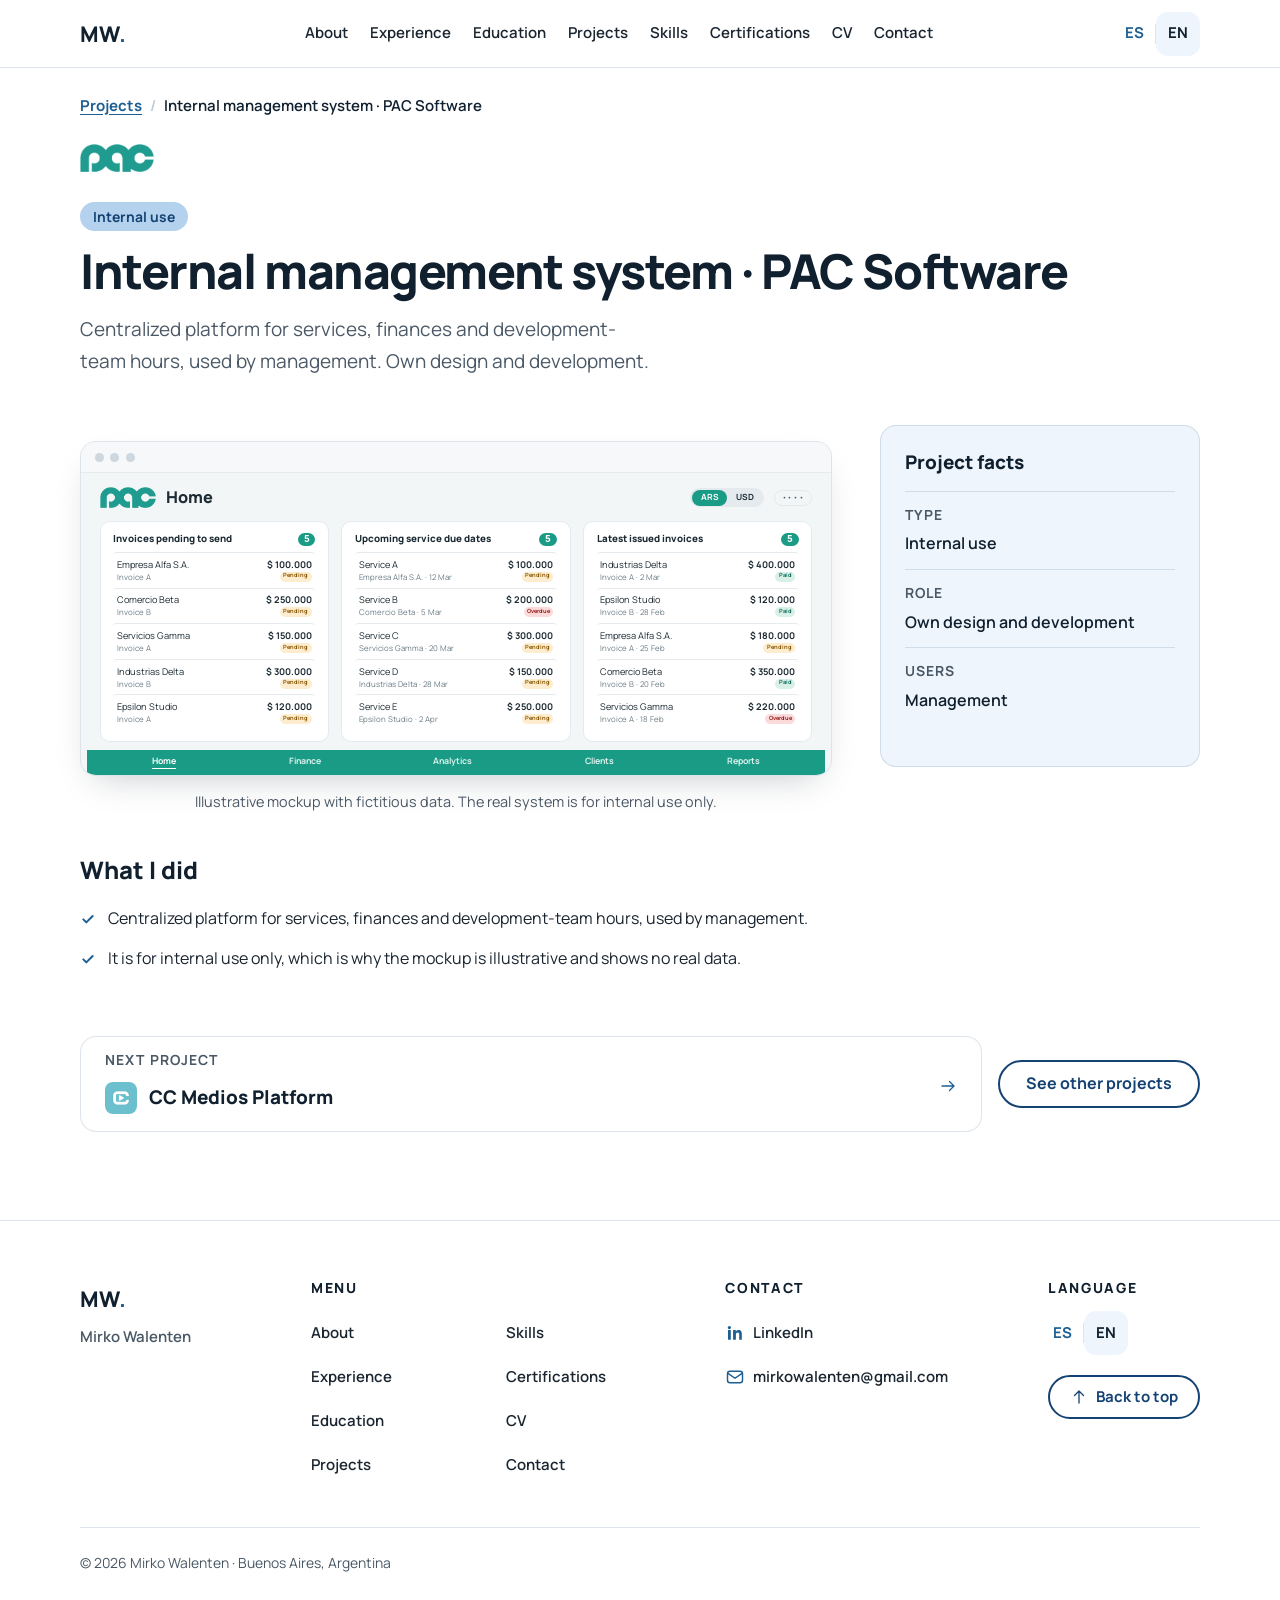
<file: en/projects/pac-app/index.html>
<!DOCTYPE html>
<html lang="en">
<head>
  <meta charset="utf-8">
  <meta name="viewport" content="width=device-width, initial-scale=1">
  <title>Internal management system · PAC Software — Mirko Walenten</title>
  <meta name="description" content="Centralized platform for services, finances and development-team hours, used by management. Own design and development by Mirko Walenten.">
  <meta name="theme-color" content="#b4d2ee">
  <link rel="canonical" href="https://mirkowalenten.vercel.app/en/projects/pac-app">
  <link rel="alternate" hreflang="es" href="https://mirkowalenten.vercel.app/proyectos/pac-app">
  <link rel="alternate" hreflang="en" href="https://mirkowalenten.vercel.app/en/projects/pac-app">
  <link rel="alternate" hreflang="x-default" href="https://mirkowalenten.vercel.app/proyectos/pac-app">

  <meta property="og:title" content="Internal management system · PAC Software — Mirko Walenten">
  <meta property="og:description" content="Centralized platform for services, finances and development-team hours, used by management. Own design and development by Mirko Walenten.">
  <meta property="og:type" content="website">
  <meta property="og:locale" content="en_US">
  <meta property="og:locale:alternate" content="es_AR">
  <meta property="og:url" content="https://mirkowalenten.vercel.app/en/projects/pac-app">
  <meta property="og:image" content="https://mirkowalenten.vercel.app/assets/img/og-en.png">
  <meta property="og:image:width" content="1200">
  <meta property="og:image:height" content="630">
  <meta property="og:image:alt" content="Mirko Walenten, Data Science Student and Data &amp; BI Analyst">
  <meta name="twitter:card" content="summary_large_image">
  <meta name="twitter:image" content="https://mirkowalenten.vercel.app/assets/img/og-en.png">

  <link rel="icon" href="/favicon.svg" type="image/svg+xml">
  <link rel="preload" href="/assets/fonts/manrope-latin-wght-normal.woff2" as="font" type="font/woff2" crossorigin>
  <script>document.documentElement.classList.add('js');</script>
  <link rel="stylesheet" href="/assets/css/styles.css?v=7">
  <link rel="stylesheet" href="/assets/css/mockups.css?v=7">
  <script type="application/ld+json">
  {
    "@context": "https://schema.org",
    "@type": "BreadcrumbList",
    "itemListElement": [
      {
        "@type": "ListItem",
        "position": 1,
        "name": "Projects",
        "item": "https://mirkowalenten.vercel.app/en/#projects"
      },
      {
        "@type": "ListItem",
        "position": 2,
        "name": "Internal management system · PAC Software",
        "item": "https://mirkowalenten.vercel.app/en/projects/pac-app"
      }
    ]
  }
  </script>
</head>
<body>
  <a class="skip-link" href="#content">Skip to content</a>

  <header class="site-header">
    <nav class="nav container" aria-label="Main">
      <a class="logo" href="/en/" aria-label="MW. Mirko Walenten, home">MW<span>.</span></a>
      <div class="lang" role="group" aria-label="Change language">
        <a class="lang__item" href="/proyectos/pac-app" hreflang="es" lang="es" aria-label="ES, Español">ES</a>
        <span class="lang__item lang__item--current" lang="en" aria-current="true"><span class="sr-only">English: </span><span aria-hidden="true">EN</span></span>
      </div>
      <button class="nav__toggle" type="button" aria-expanded="false" aria-controls="menu-principal">
        <span class="nav__toggle-icon" aria-hidden="true"></span>
        Menu
      </button>
      <ul class="nav__menu" id="menu-principal">
        <li><a href="/en/#about">About</a></li>
        <li><a href="/en/#experience">Experience</a></li>
        <li><a href="/en/#education">Education</a></li>
        <li><a href="/en/#projects">Projects</a></li>
        <li><a href="/en/#skills">Skills</a></li>
        <li><a href="/en/#certifications">Certifications</a></li>
        <li><a href="/en/#cv">CV</a></li>
        <li><a href="/en/#contact">Contact</a></li>
      </ul>
    </nav>
  </header>

  <main id="content">
    <div class="container detail">
      <nav class="breadcrumb" aria-label="Breadcrumb">
        <ol>
          <li><a href="/en/#projects">Projects</a></li>
          <li aria-current="page">Internal management system · PAC Software</li>
        </ol>
      </nav>

      <header class="detail-head">
        <img class="detail-head__logo detail-head__logo--pac" src="/assets/img/logos/pac-72.webp" width="74" height="28" alt="PAC logo" decoding="async">
        <p class="project__tag">Internal use</p>
        <h1>Internal management system · PAC Software</h1>
        <p class="detail-head__lead">Centralized platform for services, finances and development-team hours, used by management. Own design and development.</p>
      </header>

      <div class="detail-layout">
        <figure class="mockup detail-mock">
          <div class="mock-frame">
            <div class="mock mock--pac" aria-hidden="true" inert>
            <div class="mock__bar"><span class="mock__dot"></span><span class="mock__dot"></span><span class="mock__dot"></span></div>
            <div class="mock__body">
              <div class="pac-main">
                <div class="pac-head"><img src="/assets/img/logos/pac-72.webp" width="45" height="17" alt="" loading="lazy" decoding="async" style="height:1.7em;width:auto"><h4>Home</h4>
                  <span class="pac-seg"><span class="pac-on">ARS</span><span class="a-hot t1" style="--d:1.9s">USD</span></span><span class="pac-eye a-hot t2" style="--d:3.4s">••••</span></div>
                <div class="pac-cols">
                  <div class="mk-card pac-col"><h5>Invoices pending to send<em data-count="5">5</em></h5><div class="pac-item a-in" style="--i:0"><span>Empresa Alfa S.A.</span><b>$ 100.000</b><small>Invoice A</small><span class="mk-badge pac-pend">Pending</span></div><div class="pac-item a-in" style="--i:1"><span>Comercio Beta</span><b>$ 250.000</b><small>Invoice B</small><span class="mk-badge pac-pend">Pending</span></div><div class="pac-item a-in" style="--i:2"><span>Servicios Gamma</span><b>$ 150.000</b><small>Invoice A</small><span class="mk-badge pac-pend">Pending</span></div><div class="pac-item a-in" style="--i:3"><span>Industrias Delta</span><b>$ 300.000</b><small>Invoice B</small><span class="mk-badge pac-pend">Pending</span></div><div class="pac-item a-in" style="--i:4"><span>Epsilon Studio</span><b>$ 120.000</b><small>Invoice A</small><span class="mk-badge pac-pend">Pending</span></div></div>
                  <div class="mk-card pac-col"><h5>Upcoming service due dates<em data-count="5">5</em></h5><div class="pac-item a-in" style="--i:5"><span>Service A</span><b>$ 100.000</b><small>Empresa Alfa S.A. · 12 Mar</small><span class="mk-badge pac-pend">Pending</span></div><div class="pac-item a-in" style="--i:6"><span>Service B</span><b>$ 200.000</b><small>Comercio Beta · 5 Mar</small><span class="mk-badge pac-venc">Overdue</span></div><div class="pac-item a-in" style="--i:7"><span>Service C</span><b>$ 300.000</b><small>Servicios Gamma · 20 Mar</small><span class="mk-badge pac-pend">Pending</span></div><div class="pac-item a-in" style="--i:8"><span>Service D</span><b>$ 150.000</b><small>Industrias Delta · 28 Mar</small><span class="mk-badge pac-pend">Pending</span></div><div class="pac-item a-in" style="--i:9"><span>Service E</span><b>$ 250.000</b><small>Epsilon Studio · 2 Apr</small><span class="mk-badge pac-pend">Pending</span></div></div>
                  <div class="mk-card pac-col"><h5>Latest issued invoices<em data-count="5">5</em></h5><div class="pac-item a-in" style="--i:10"><span>Industrias Delta</span><b>$ 400.000</b><small>Invoice A · 2 Mar</small><span class="mk-badge pac-cob">Paid</span></div><div class="pac-item a-in a-hot t3" style="--d:4.55s;--i:11"><span>Epsilon Studio</span><b>$ 120.000</b><small>Invoice B · 28 Feb</small><span class="mk-badge pac-cob">Paid</span></div><div class="pac-item a-in" style="--i:12"><span>Empresa Alfa S.A.</span><b>$ 180.000</b><small>Invoice A · 25 Feb</small><span class="mk-badge pac-pend">Pending</span></div><div class="pac-item a-in" style="--i:13"><span>Comercio Beta</span><b>$ 350.000</b><small>Invoice B · 20 Feb</small><span class="mk-badge pac-cob">Paid</span></div><div class="pac-item a-in" style="--i:14"><span>Servicios Gamma</span><b>$ 220.000</b><small>Invoice A · 18 Feb</small><span class="mk-badge pac-venc">Overdue</span></div></div>
                </div>
                <div class="pac-tabs"><span class="pac-tab-on">Home</span><span>Finance</span><span>Analytics</span><span>Clients</span><span>Reports</span></div>
              </div>
              <svg class="mk-pointer" style="--x0:52.00em;--y0:19.03em;--x1:53.04em;--y1:1.95em;--x2:56.84em;--y2:1.95em;--x3:48.52em;--y3:10.52em" viewBox="0 0 24 24" aria-hidden="true"><path d="M5 3l14 7-6 2-2 6z" fill="#fff" stroke="#10202e" stroke-width="1.500" stroke-linejoin="round"/></svg>
            </div>
          </div>
          </div>
          <figcaption class="mockup__caption">Illustrative mockup with fictitious data. The real system is for internal use only.</figcaption>
        </figure>

        <aside class="detail-facts" aria-labelledby="t-ficha">
          <h2 id="t-ficha">Project facts</h2>
          <dl>
            <div class="fact"><dt>Type</dt><dd>Internal use</dd></div>
            <div class="fact"><dt>Role</dt><dd>Own design and development</dd></div>
            <div class="fact"><dt>Users</dt><dd>Management</dd></div>
          </dl>
        </aside>

        <section class="detail-did" aria-labelledby="t-hice">
          <h2 class="detail-h2" id="t-hice">What I did</h2>
          <ul class="bullets bullets--lg">
          <li>Centralized platform for services, finances and development-team hours, used by management.</li>
          <li>It is for internal use only, which is why the mockup is illustrative and shows no real data.</li>
          </ul>
        </section>
      </div>

      <section class="detail-end" aria-label="More projects">
        <a class="next-card" href="/en/projects/cc-medios">
          <span class="next-card__label">Next project</span>
          <span class="next-card__main">
            <img class="next-card__logo next-card__logo--round" src="/assets/img/logos/cc-medios-64.webp" width="32" height="32" alt="" loading="lazy" decoding="async">
            <span class="next-card__name">CC Medios Platform</span>
          </span>
          <svg class="icon" width="18" height="18" aria-hidden="true" focusable="false"><use href="/assets/img/icons.svg?v=7#i-arrow-right"/></svg>
        </a>
        <a class="btn btn--ghost" href="/en/#projects">See other projects</a>
      </section>
    </div>
  </main>

  <footer class="site-footer">
    <div class="container">
      <div class="footer__grid">
        <div class="footer__brand">
          <a class="logo" href="/en/" aria-label="MW. Mirko Walenten, home">MW<span>.</span></a>
          <p>Mirko Walenten</p>
        </div>
        <nav class="footer__nav" aria-label="Footer">
          <p class="footer__title">Menu</p>
          <ul>
          <li><a href="/en/#about">About</a></li>
          <li><a href="/en/#experience">Experience</a></li>
          <li><a href="/en/#education">Education</a></li>
          <li><a href="/en/#projects">Projects</a></li>
          <li><a href="/en/#skills">Skills</a></li>
          <li><a href="/en/#certifications">Certifications</a></li>
          <li><a href="/en/#cv">CV</a></li>
          <li><a href="/en/#contact">Contact</a></li>
          </ul>
        </nav>
        <div class="footer__contact">
          <p class="footer__title">Contact</p>
          <ul>
            <li><a href="https://www.linkedin.com/in/mirkowalenten" target="_blank" rel="noopener noreferrer"><svg class="icon" width="20" height="20" aria-hidden="true" focusable="false"><use href="/assets/img/icons.svg?v=7#i-linkedin"/></svg>LinkedIn<span class="sr-only"> (opens in a new tab)</span></a></li>
            <li><a href="mailto:mirkowalenten@gmail.com"><svg class="icon" width="20" height="20" aria-hidden="true" focusable="false"><use href="/assets/img/icons.svg?v=7#i-mail"/></svg>mirkowalenten@gmail.com</a></li>
          </ul>
        </div>
        <div class="footer__end">
        <div class="footer__lang"><p class="footer__title">Language</p>
        <div class="lang lang--footer" role="group" aria-label="Change language">
        <a class="lang__item" href="/proyectos/pac-app" hreflang="es" lang="es" aria-label="ES, Español">ES</a>
        <span class="lang__item lang__item--current" lang="en" aria-current="true"><span class="sr-only">English: </span><span aria-hidden="true">EN</span></span>
      </div></div>
          <a class="btn btn--ghost btn--sm" href="#"><svg class="icon" width="18" height="18" aria-hidden="true" focusable="false"><use href="/assets/img/icons.svg?v=7#i-arrow-up"/></svg>Back to top</a>
        </div>
      </div>
      <p class="footer__legal">© <span id="anio">2026</span> Mirko Walenten · Buenos Aires, Argentina</p>
    </div>
  </footer>

  <script src="/assets/js/main.js?v=7" defer></script>
  <script src="/assets/js/mockups.js?v=7" defer></script>
</body>
</html>
</file>
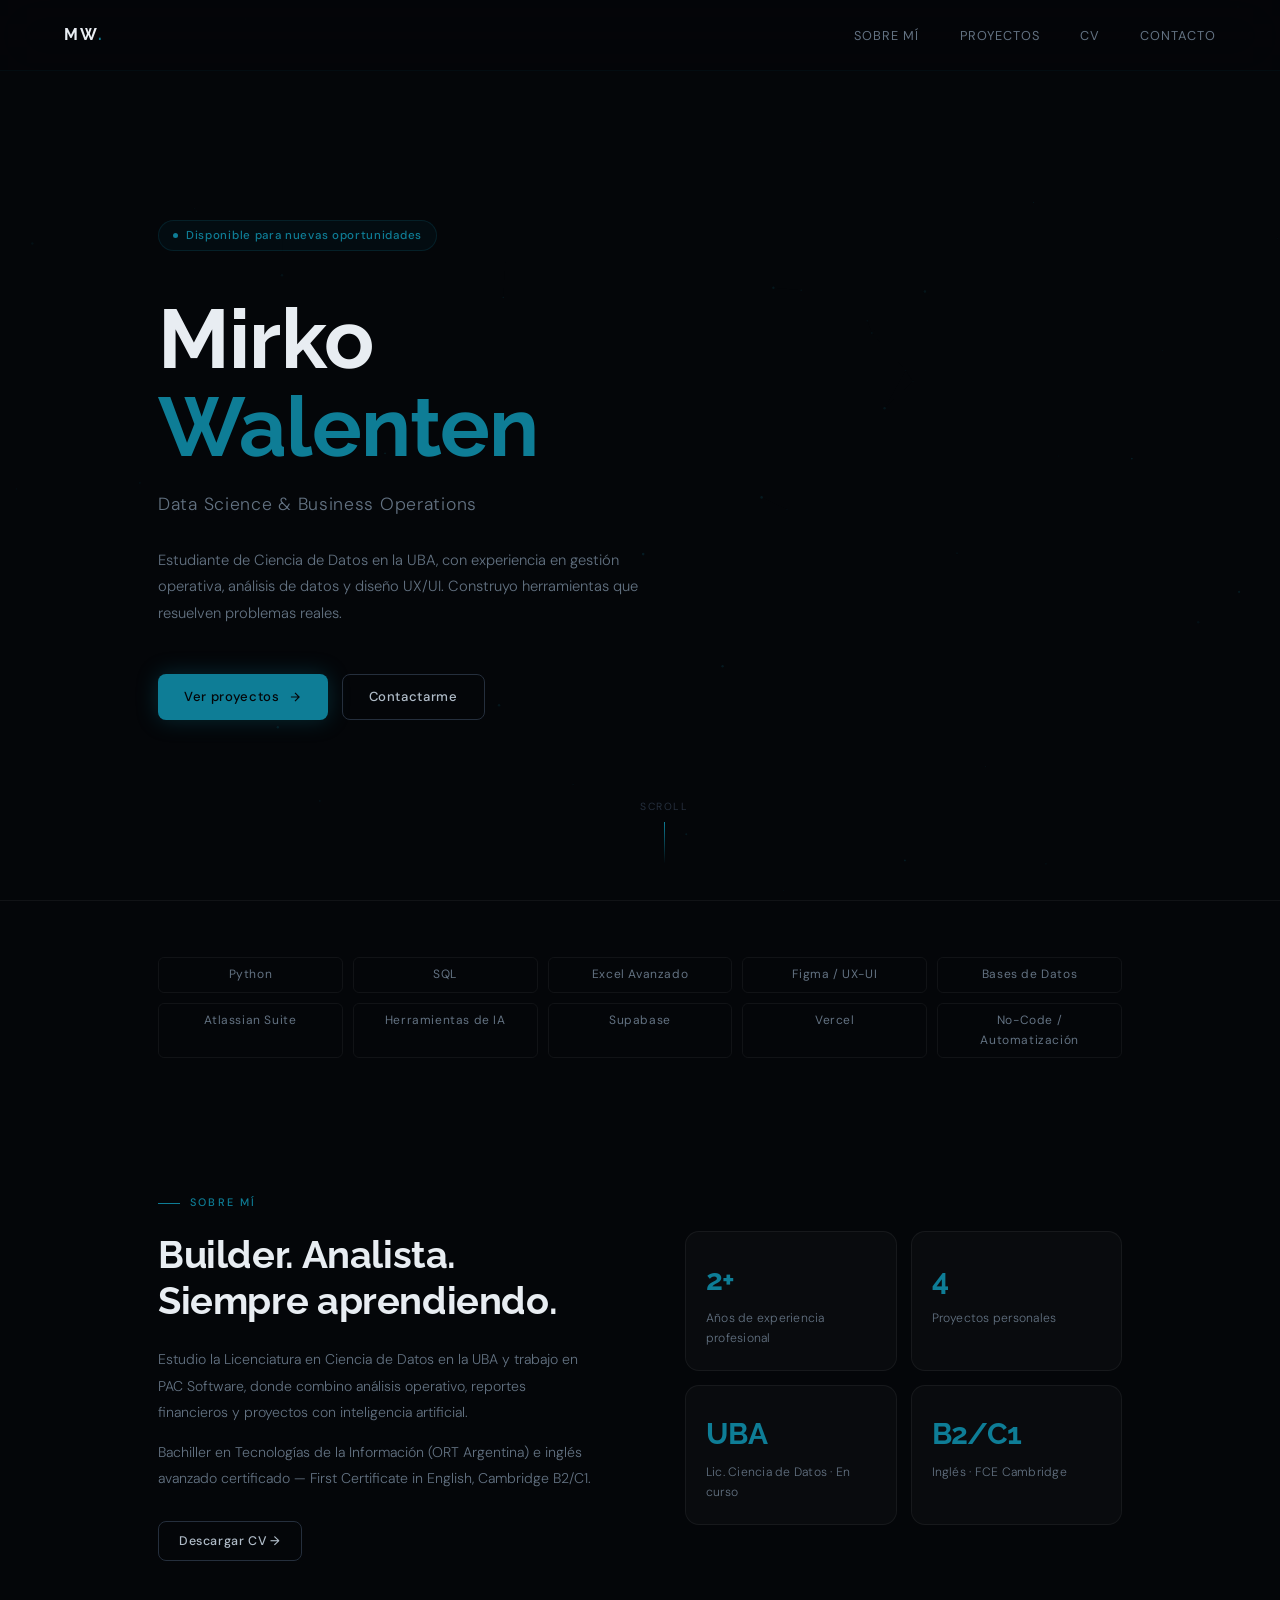
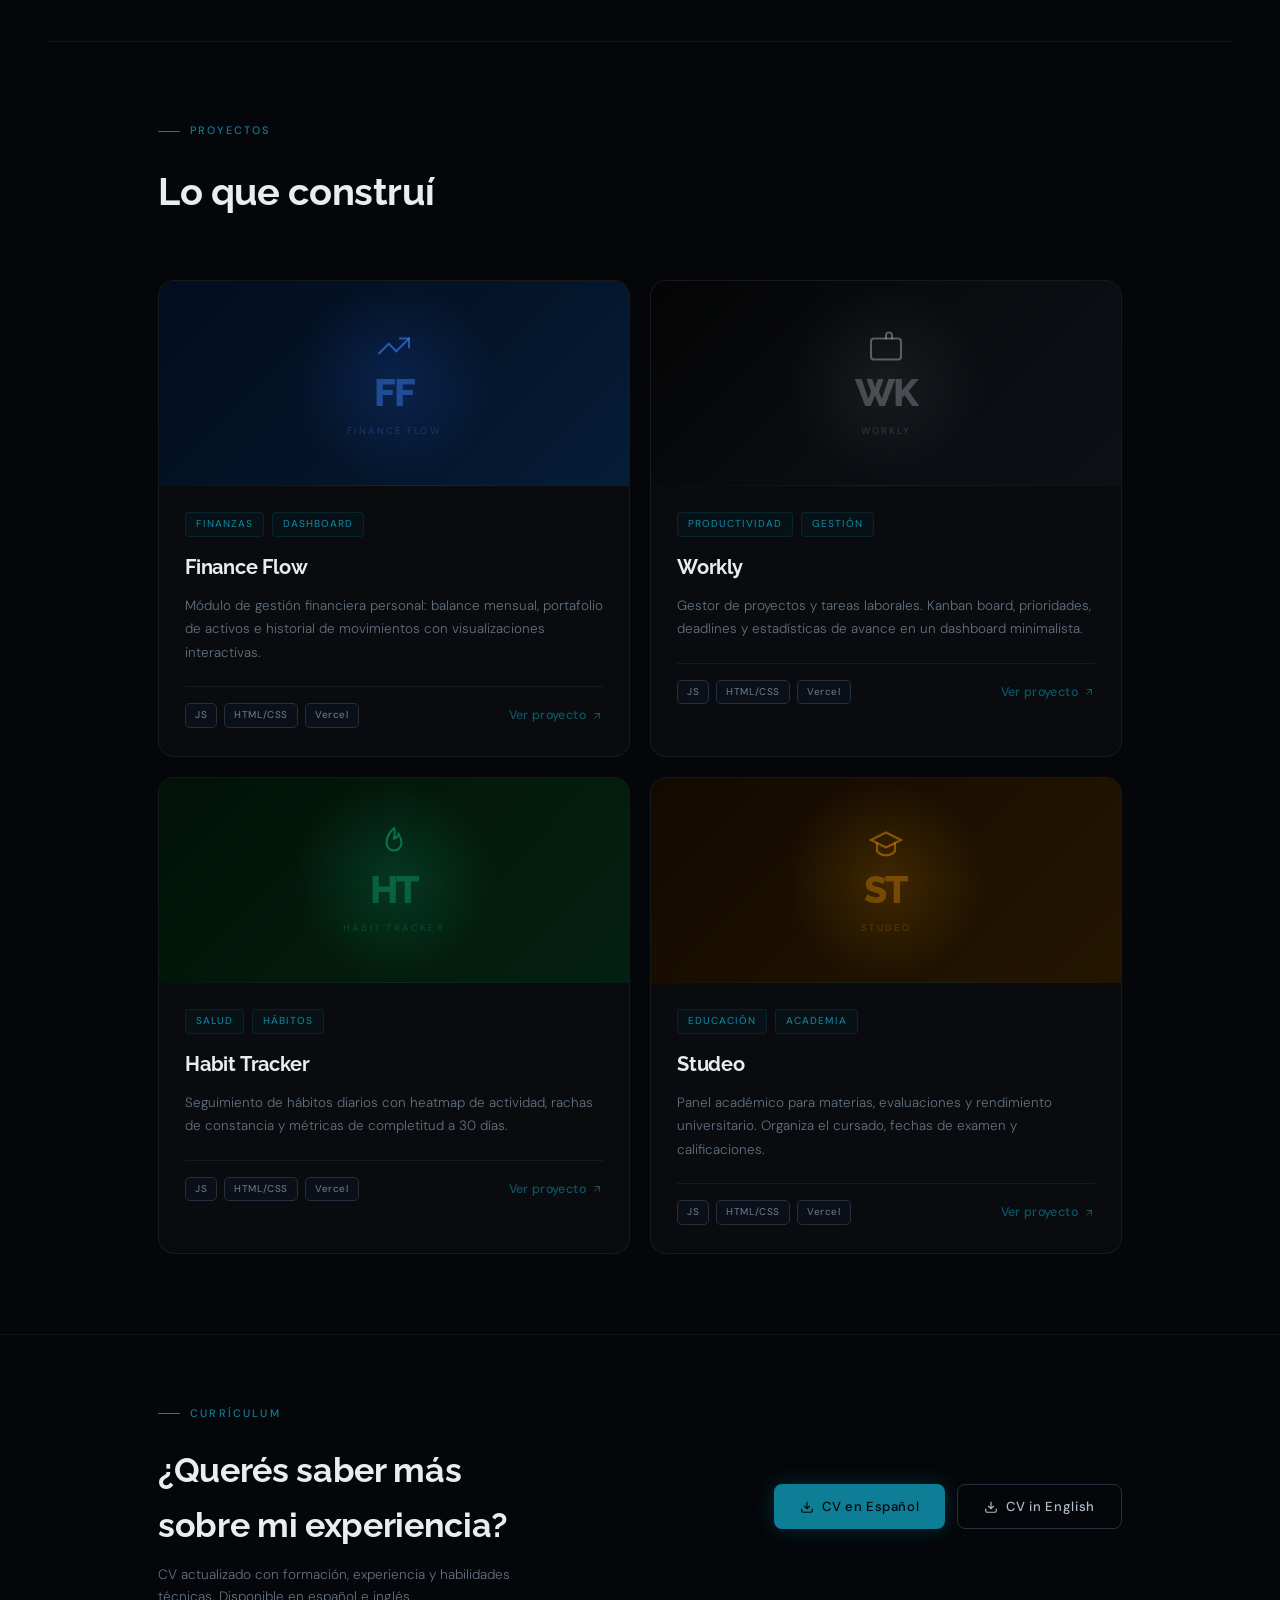
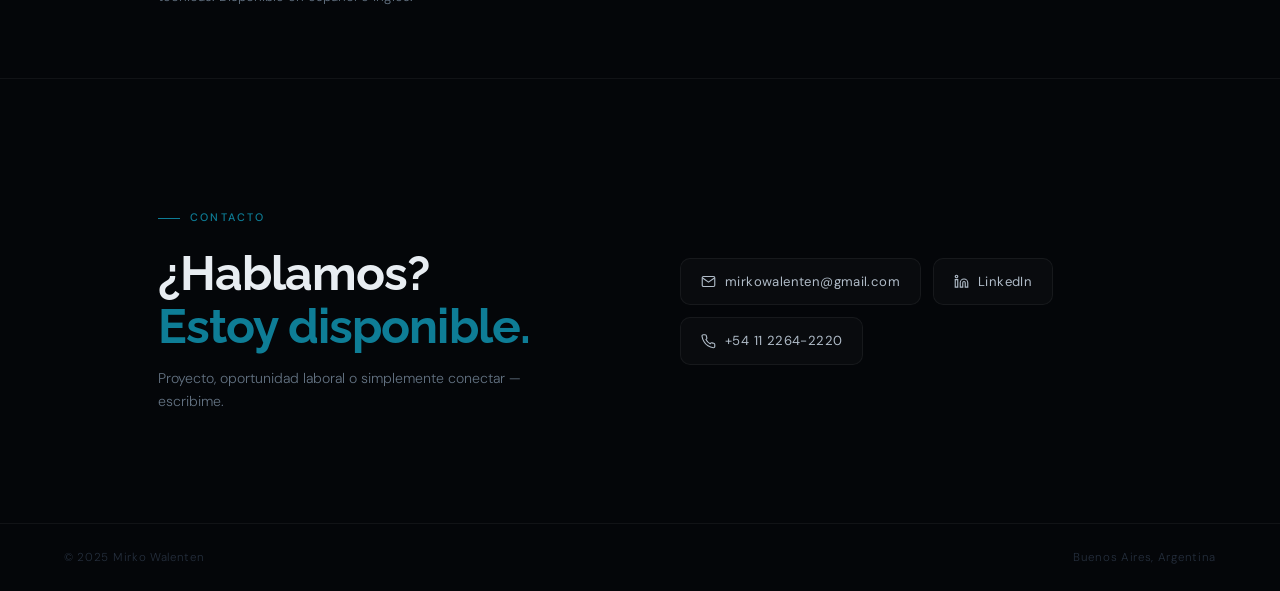
<file: portfolio_index.html>
<!DOCTYPE html>
<html lang="es">
<head>
  <meta charset="UTF-8" />
  <meta name="viewport" content="width=device-width, initial-scale=1.0" />
  <title>Mirko Walenten — Portfolio</title>
  <link rel="preconnect" href="https://fonts.googleapis.com" />
  <link rel="preconnect" href="https://fonts.gstatic.com" crossorigin />
  <link href="https://fonts.googleapis.com/css2?family=Raleway:wght@300;400;500;600;700&family=DM+Sans:wght@300;400;500&display=swap" rel="stylesheet" />

  <style>
    *, *::before, *::after { box-sizing: border-box; margin: 0; padding: 0; }

    :root {
      --bg:          #040609;
      --bg2:         #070b10;
      --bg3:         #0a0f18;
      --bg4:         #0d1520;
      --teal:        #0e7d96;
      --teal-dim:    #095e72;
      --teal-glow:   rgba(14,125,150,.14);
      --teal-soft:   rgba(14,125,150,.06);
      --teal-border: rgba(14,125,150,.18);
      --white:       #e8edf2;
      --white-dim:   #b0bcc8;
      --gray:        #637282;
      --lgray:       #252f3d;
      --card-bg:     rgba(255,255,255,.025);
      --card-border: rgba(255,255,255,.055);
      --radius:      14px;
      --fh: 'Raleway', sans-serif;
      --fb: 'DM Sans', sans-serif;
    }

    html { scroll-behavior: smooth; }
    body {
      background: var(--bg);
      color: var(--white);
      font-family: var(--fb);
      font-size: 15px;
      line-height: 1.65;
      overflow-x: hidden;
      -webkit-font-smoothing: antialiased;
    }

    ::-webkit-scrollbar { width: 3px; }
    ::-webkit-scrollbar-track { background: var(--bg); }
    ::-webkit-scrollbar-thumb { background: var(--teal-dim); border-radius: 2px; }

    #bg-canvas {
      position: fixed; inset: 0; z-index: 0;
      pointer-events: none; opacity: .4;
    }

    /* ── NAV ── */
    nav {
      position: fixed; top: 0; left: 0; right: 0; z-index: 100;
      display: flex; align-items: center; justify-content: space-between;
      padding: 22px 64px;
      background: rgba(4,6,9,.75);
      backdrop-filter: blur(24px);
      border-bottom: 1px solid rgba(14,125,150,.06);
      transition: padding .3s ease;
    }
    nav.scrolled { padding: 15px 64px; }
    .nav-logo {
      font-family: var(--fh); font-weight: 700; font-size: 1rem;
      letter-spacing: .12em; text-transform: uppercase;
      color: var(--white); text-decoration: none;
    }
    .nav-logo span { color: var(--teal); }
    .nav-links { display: flex; gap: 40px; list-style: none; }
    .nav-links a {
      font-family: var(--fb); font-size: .8rem; font-weight: 400;
      letter-spacing: .08em; text-transform: uppercase;
      color: var(--gray); text-decoration: none;
      transition: color .2s;
    }
    .nav-links a:hover { color: var(--white); }

    /* ── LAYOUT ── */
    section { position: relative; z-index: 1; }
    .container { max-width: 1060px; margin: 0 auto; padding: 0 48px; }

    /* ── REVEAL ── */
    .reveal {
      opacity: 0; transform: translateY(28px);
      transition: opacity .75s cubic-bezier(.22,1,.36,1),
                  transform .75s cubic-bezier(.22,1,.36,1);
    }
    .reveal.visible { opacity: 1; transform: none; }
    .reveal-d1 { transition-delay: .08s; }
    .reveal-d2 { transition-delay: .16s; }
    .reveal-d3 { transition-delay: .24s; }
    .reveal-d4 { transition-delay: .32s; }

    /* ── SECTION LABEL ── */
    .label {
      font-family: var(--fb); font-size: .68rem; font-weight: 500;
      letter-spacing: .2em; text-transform: uppercase;
      color: var(--teal); margin-bottom: 20px;
      display: flex; align-items: center; gap: 10px;
    }
    .label::before { content: ''; width: 22px; height: 1px; background: var(--teal); }

    /* ── HERO ── */
    #hero { min-height: 100vh; display: flex; align-items: center; padding: 140px 0 100px; }
    .hero-inner { max-width: 1060px; width: 100%; margin: 0 auto; padding: 0 48px; }
    .hero-badge {
      display: inline-flex; align-items: center; gap: 8px;
      border: 1px solid var(--teal-border); background: var(--teal-soft);
      border-radius: 100px; padding: 5px 14px;
      font-size: .72rem; font-weight: 500; letter-spacing: .06em;
      color: var(--teal); margin-bottom: 44px;
      animation: fadeUp .7s .1s both;
    }
    .badge-dot { width: 5px; height: 5px; border-radius: 50%; background: var(--teal); animation: blink 2.2s infinite; }
    @keyframes blink { 0%,100% { opacity:1; } 50% { opacity:.3; } }
    .hero-name {
      font-family: var(--fh); font-size: clamp(2.8rem, 6.5vw, 5.2rem);
      font-weight: 700; line-height: 1.06; letter-spacing: -.01em;
      color: var(--white); animation: fadeUp .7s .2s both;
    }
    .hero-name .teal { color: var(--teal); }
    .hero-role {
      font-family: var(--fb); font-size: clamp(.95rem, 1.6vw, 1.1rem);
      font-weight: 300; color: var(--gray); letter-spacing: .04em;
      margin-top: 18px; animation: fadeUp .7s .3s both;
    }
    .hero-desc {
      font-family: var(--fb); font-size: .92rem; font-weight: 300;
      color: var(--gray); line-height: 1.8;
      max-width: 520px; margin-top: 28px; animation: fadeUp .7s .4s both;
    }
    .hero-cta { display: flex; gap: 14px; flex-wrap: wrap; margin-top: 48px; animation: fadeUp .7s .5s both; }
    .btn {
      display: inline-flex; align-items: center; gap: 8px;
      padding: 11px 26px; border-radius: 8px;
      font-family: var(--fb); font-size: .82rem; font-weight: 500;
      letter-spacing: .05em; text-decoration: none; border: none; cursor: pointer;
      transition: transform .2s, box-shadow .2s, background .2s, border-color .2s, color .2s;
    }
    .btn:hover { transform: translateY(-2px); }
    .btn-primary { background: var(--teal); color: var(--bg); box-shadow: 0 0 22px rgba(14,125,150,.3); }
    .btn-primary:hover { box-shadow: 0 0 36px rgba(14,125,150,.5); }
    .btn-outline { background: transparent; color: var(--white-dim); border: 1px solid var(--lgray); }
    .btn-outline:hover { border-color: var(--teal); color: var(--teal); }
    .scroll-hint {
      position: absolute; bottom: 36px; left: 50%; transform: translateX(-50%);
      display: flex; flex-direction: column; align-items: center; gap: 7px;
      font-size: .65rem; letter-spacing: .15em; text-transform: uppercase;
      color: var(--lgray); animation: fadeUp .7s .9s both;
    }
    .scroll-bar {
      width: 1px; height: 42px;
      background: linear-gradient(to bottom, var(--teal), transparent);
      animation: scrollAnim 2s ease-in-out infinite;
    }
    @keyframes scrollAnim { 0%,100% { opacity:.25; transform: scaleY(1); } 50% { opacity:1; transform: scaleY(.5) translateY(6px); } }
    @keyframes fadeUp { from { opacity:0; transform: translateY(18px); } to { opacity:1; transform: none; } }

    /* ── SKILLS ── */
    #skills { padding: 56px 0; border-top: 1px solid var(--card-border); }
    .skills-wrap { display: grid; grid-template-columns: repeat(5, 1fr); gap: 10px; }
    .skill-tag {
      border: 1px solid var(--card-border); border-radius: 6px; padding: 7px 16px; text-align: center;
      font-size: .75rem; font-weight: 400; letter-spacing: .05em; color: var(--gray);
      transition: border-color .25s, color .25s;
    }
    .skill-tag:hover { border-color: var(--teal-border); color: var(--teal); }

    /* ── ABOUT ── */
    #about { padding: 80px 0; }
    .about-grid { display: grid; grid-template-columns: 1fr 1fr; gap: 90px; align-items: center; }
    .about-h { font-family: var(--fh); font-size: clamp(1.7rem, 3vw, 2.4rem); font-weight: 700; line-height: 1.2; margin-bottom: 22px; letter-spacing: -.01em; }
    .about-p { font-size: .88rem; font-weight: 300; color: var(--gray); line-height: 1.85; margin-bottom: 14px; }
    .stats-grid { display: grid; grid-template-columns: 1fr 1fr; gap: 14px; }
    .stat {
      background: var(--card-bg); border: 1px solid var(--card-border);
      border-radius: var(--radius); padding: 22px 20px;
      transition: border-color .3s, background .3s;
    }
    .stat:hover { border-color: var(--teal-border); background: var(--teal-soft); }
    .stat-n { font-family: var(--fh); font-size: 1.9rem; font-weight: 700; color: var(--teal); letter-spacing: -.02em; }
    .stat-l { font-size: .76rem; font-weight: 300; color: var(--gray); margin-top: 4px; letter-spacing: .02em; }

    .section-divider { height: 1px; background: var(--card-border); margin: 0 48px; }

    /* ── PROJECTS ── */
    #projects { padding: 80px 0; }
    .proj-header { margin-bottom: 56px; }
    .proj-h { font-family: var(--fh); font-size: clamp(1.7rem, 3vw, 2.4rem); font-weight: 700; letter-spacing: -.01em; }
    .projects-grid { display: grid; grid-template-columns: repeat(2, 1fr); gap: 20px; }
    .proj-card {
      background: var(--card-bg); border: 1px solid var(--card-border);
      border-radius: 16px; overflow: hidden;
      transition: transform .3s cubic-bezier(.22,1,.36,1), border-color .3s, box-shadow .3s;
    }
    .proj-card:hover {
      transform: translateY(-5px); border-color: var(--teal-border);
      box-shadow: 0 20px 50px rgba(0,0,0,.5), 0 0 0 1px rgba(14,125,150,.08);
    }
    .proj-cover {
      width: 100%; aspect-ratio: 16/7;
      display: flex; align-items: center; justify-content: center;
      position: relative; overflow: hidden;
    }
    /* Finance Flow — deep navy blue */
    .c-ff { background: linear-gradient(135deg, #020d1f 0%, #041428 50%, #061c38 100%); }
    /* Workly — near black charcoal */
    .c-wk { background: linear-gradient(135deg, #040404 0%, #0a0c10 50%, #0e1018 100%); }
    /* Habit Tracker — deep emerald */
    .c-ht { background: linear-gradient(135deg, #011208 0%, #031a0c 50%, #042012 100%); }
    /* Studeo — warm amber dark */
    .c-st { background: linear-gradient(135deg, #120a00 0%, #1c1000 50%, #241600 100%); }

    .proj-cover-inner {
      display: flex; flex-direction: column; align-items: center; gap: 10px;
      z-index: 1;
    }
    .cover-logo-text {
      font-family: var(--fh); font-weight: 800; font-size: 2.4rem;
      letter-spacing: -.04em; line-height: 1;
    }
    .cover-sub {
      font-size: .6rem; letter-spacing: .22em; text-transform: uppercase; font-weight: 500;
    }
    .cover-glow-ff { position: absolute; width: 200px; height: 200px; border-radius: 50%; background: radial-gradient(circle, rgba(37,99,235,.18) 0%, transparent 70%); top: 50%; left: 50%; transform: translate(-50%,-50%); }
    .cover-glow-wk { position: absolute; width: 200px; height: 200px; border-radius: 50%; background: radial-gradient(circle, rgba(255,255,255,.06) 0%, transparent 70%); top: 50%; left: 50%; transform: translate(-50%,-50%); }
    .cover-glow-ht { position: absolute; width: 200px; height: 200px; border-radius: 50%; background: radial-gradient(circle, rgba(16,185,129,.18) 0%, transparent 70%); top: 50%; left: 50%; transform: translate(-50%,-50%); }
    .cover-glow-st { position: absolute; width: 200px; height: 200px; border-radius: 50%; background: radial-gradient(circle, rgba(245,158,11,.16) 0%, transparent 70%); top: 50%; left: 50%; transform: translate(-50%,-50%); }
    .cover-line { position: absolute; bottom: 0; left: 0; right: 0; height: 1px; background: linear-gradient(to right, transparent, var(--teal-border), transparent); }

    .proj-body { padding: 26px 26px 28px; }
    .proj-tags { display: flex; gap: 8px; margin-bottom: 14px; }
    .proj-tag {
      font-size: .63rem; font-weight: 500; letter-spacing: .1em; text-transform: uppercase;
      color: var(--teal); border: 1px solid var(--teal-border); background: var(--teal-soft);
      border-radius: 4px; padding: 3px 10px;
    }
    .proj-name { font-family: var(--fh); font-size: 1.25rem; font-weight: 700; letter-spacing: -.01em; margin-bottom: 10px; }
    .proj-desc { font-size: .84rem; font-weight: 300; color: var(--gray); line-height: 1.75; margin-bottom: 22px; }
    .proj-foot {
      display: flex; align-items: center; justify-content: space-between;
      padding-top: 16px; border-top: 1px solid var(--card-border);
    }
    .proj-stack { display: flex; gap: 7px; }
    .stack-badge {
      font-size: .62rem; font-weight: 500; letter-spacing: .06em;
      color: var(--gray); background: var(--bg3); border: 1px solid var(--lgray);
      border-radius: 5px; padding: 3px 9px;
    }
    .proj-link {
      display: flex; align-items: center; gap: 5px;
      font-size: .78rem; font-weight: 500; color: var(--teal);
      text-decoration: none; opacity: .65; transition: opacity .2s; letter-spacing: .03em;
    }
    .proj-link:hover { opacity: 1; }

    /* ── CV ── */
    #cv { padding: 70px 0; border-top: 1px solid var(--card-border); border-bottom: 1px solid var(--card-border); }
    .cv-row { display: flex; align-items: center; justify-content: space-between; gap: 48px; flex-wrap: wrap; }
    .cv-h { font-family: var(--fh); font-size: clamp(1.5rem, 3vw, 2.1rem); font-weight: 700; letter-spacing: -.01em; margin-bottom: 10px; }
    .cv-p { font-size: .85rem; font-weight: 300; color: var(--gray); max-width: 380px; }
    .cv-btns { display: flex; gap: 12px; flex-wrap: wrap; }

    /* ── CONTACT ── */
    #contact { padding: 130px 0 110px; }
    .contact-grid { display: grid; grid-template-columns: 1fr 1fr; gap: 80px; align-items: center; }
    .contact-h { font-family: var(--fh); font-size: clamp(1.9rem, 4vw, 3rem); font-weight: 700; letter-spacing: -.02em; margin-bottom: 14px; line-height: 1.1; }
    .contact-h .teal { color: var(--teal); }
    .contact-p { font-size: .88rem; font-weight: 300; color: var(--gray); max-width: 420px; margin-top: 12px; }
    .contact-row { display: flex; gap: 12px; flex-wrap: wrap; }
    .contact-chip {
      display: flex; align-items: center; gap: 9px;
      background: var(--card-bg); border: 1px solid var(--card-border);
      border-radius: 10px; padding: 12px 20px;
      color: var(--white-dim); text-decoration: none;
      font-size: .82rem; font-weight: 400; letter-spacing: .03em;
      transition: border-color .25s, color .25s, background .25s, transform .2s;
    }
    .contact-chip:hover { border-color: var(--teal-border); color: var(--teal); background: var(--teal-soft); transform: translateY(-2px); }

    /* ── FOOTER ── */
    footer {
      position: relative; z-index: 1; padding: 24px 64px;
      border-top: 1px solid var(--card-border);
      display: flex; align-items: center; justify-content: space-between;
      font-size: .72rem; font-weight: 300; color: var(--lgray); letter-spacing: .06em;
    }

    @media (max-width: 768px) {
      nav { padding: 16px 24px; }
      .nav-links { display: none; }
      .container, .hero-inner { padding: 0 24px; }
      .about-grid, .projects-grid, .contact-grid { grid-template-columns: 1fr; gap: 40px; }
      .cv-row { flex-direction: column; }
      footer { flex-direction: column; gap: 6px; text-align: center; padding: 20px 24px; }
    }
  </style>
</head>
<body>

<canvas id="bg-canvas"></canvas>

<nav id="nav">
  <a href="#hero" class="nav-logo">MW<span>.</span></a>
  <ul class="nav-links">
    <li><a href="#about">Sobre mí</a></li>
    <li><a href="#projects">Proyectos</a></li>
    <li><a href="#cv">CV</a></li>
    <li><a href="#contact">Contacto</a></li>
  </ul>
</nav>

<section id="hero">
  <div class="hero-inner">
    <div class="hero-badge"><span class="badge-dot"></span>Disponible para nuevas oportunidades</div>
    <h1 class="hero-name">Mirko<br><span class="teal">Walenten</span></h1>
    <p class="hero-role">Data Science &amp; Business Operations</p>
    <p class="hero-desc">Estudiante de Ciencia de Datos en la UBA, con experiencia en gestión operativa, análisis de datos y diseño UX/UI. Construyo herramientas que resuelven problemas reales.</p>
    <div class="hero-cta">
      <a href="#projects" class="btn btn-primary">Ver proyectos <svg width="14" height="14" viewBox="0 0 24 24" fill="none" stroke="currentColor" stroke-width="2"><path d="M5 12h14M12 5l7 7-7 7"/></svg></a>
      <a href="#contact" class="btn btn-outline">Contactarme</a>
    </div>
  </div>
  <div class="scroll-hint">Scroll <div class="scroll-bar"></div></div>
</section>

<section id="skills">
  <div class="container">
    <div class="skills-wrap">
      <span class="skill-tag reveal">Python</span>
      <span class="skill-tag reveal reveal-d1">SQL</span>
      <span class="skill-tag reveal reveal-d1">Excel Avanzado</span>
      <span class="skill-tag reveal reveal-d2">Figma / UX-UI</span>
      <span class="skill-tag reveal reveal-d2">Bases de Datos</span>
      <span class="skill-tag reveal reveal-d3">Atlassian Suite</span>
      <span class="skill-tag reveal reveal-d3">Herramientas de IA</span>
      <span class="skill-tag reveal reveal-d4">Supabase</span>
      <span class="skill-tag reveal reveal-d4">Vercel</span>
      <span class="skill-tag reveal reveal-d4">No-Code / Automatización</span>
    </div>
  </div>
</section>

<section id="about">
  <div class="container">
    <div class="about-grid">
      <div class="reveal">
        <div class="label">Sobre mí</div>
        <h2 class="about-h">Builder. Analista.<br>Siempre aprendiendo.</h2>
        <p class="about-p">Estudio la Licenciatura en Ciencia de Datos en la UBA y trabajo en PAC Software, donde combino análisis operativo, reportes financieros y proyectos con inteligencia artificial.</p>
        <p class="about-p">Bachiller en Tecnologías de la Información (ORT Argentina) e inglés avanzado certificado — First Certificate in English, Cambridge B2/C1.</p>
        <div style="margin-top:30px;"><a href="#cv" class="btn btn-outline" style="font-size:.78rem; padding:9px 20px;">Descargar CV →</a></div>
      </div>
      <div class="stats-grid reveal reveal-d2">
        <div class="stat"><div class="stat-n">2+</div><div class="stat-l">Años de experiencia profesional</div></div>
        <div class="stat"><div class="stat-n">4</div><div class="stat-l">Proyectos personales</div></div>
        <div class="stat"><div class="stat-n">UBA</div><div class="stat-l">Lic. Ciencia de Datos · En curso</div></div>
        <div class="stat"><div class="stat-n">B2/C1</div><div class="stat-l">Inglés · FCE Cambridge</div></div>
      </div>
    </div>
  </div>
</section>

<div class="section-divider"></div>

<section id="projects">
  <div class="container">
    <div class="proj-header reveal">
      <div class="label">Proyectos</div>
      <h2 class="proj-h">Lo que construí</h2>
    </div>

    <div class="projects-grid">

      <!-- FINANCE FLOW -->
      <div class="proj-card reveal reveal-d1">
        <a href="/financeflow.html" target="_blank" style="text-decoration:none;color:inherit">
          <div class="proj-cover c-ff">
            <div class="cover-glow-ff"></div>
            <div class="proj-cover-inner">
              <svg width="36" height="36" viewBox="0 0 24 24" fill="none" stroke="rgba(59,130,246,.6)" stroke-width="1.4" stroke-linecap="round"><polyline points="22,7 13.5,15.5 8.5,10.5 2,17"/><polyline points="16,7 22,7 22,13"/></svg>
              <div class="cover-logo-text" style="color:rgba(59,130,246,.45)">FF</div>
              <div class="cover-sub" style="color:rgba(59,130,246,.25)">Finance Flow</div>
            </div>
            <div class="cover-line"></div>
          </div>
        </a>
        <div class="proj-body">
          <div class="proj-tags"><span class="proj-tag">Finanzas</span><span class="proj-tag">Dashboard</span></div>
          <div class="proj-name">Finance Flow</div>
          <div class="proj-desc">Módulo de gestión financiera personal: balance mensual, portafolio de activos e historial de movimientos con visualizaciones interactivas.</div>
          <div class="proj-foot">
            <div class="proj-stack"><span class="stack-badge">JS</span><span class="stack-badge">HTML/CSS</span><span class="stack-badge">Vercel</span></div>
            <a href="/financeflow.html" target="_blank" class="proj-link">Ver proyecto <svg width="12" height="12" viewBox="0 0 24 24" fill="none" stroke="currentColor" stroke-width="2"><path d="M7 17L17 7M7 7h10v10"/></svg></a>
          </div>
        </div>
      </div>

      <!-- WORKLY -->
      <div class="proj-card reveal reveal-d2">
        <a href="/workly.html" target="_blank" style="text-decoration:none;color:inherit">
          <div class="proj-cover c-wk">
            <div class="cover-glow-wk"></div>
            <div class="proj-cover-inner">
              <svg width="36" height="36" viewBox="0 0 24 24" fill="none" stroke="rgba(200,200,210,.4)" stroke-width="1.4" stroke-linecap="round"><rect x="2" y="7" width="20" height="14" rx="2"/><path d="M16 7V5a2 2 0 00-4 0v2"/></svg>
              <div class="cover-logo-text" style="color:rgba(200,200,210,.3)">WK</div>
              <div class="cover-sub" style="color:rgba(200,200,210,.18)">Workly</div>
            </div>
            <div class="cover-line"></div>
          </div>
        </a>
        <div class="proj-body">
          <div class="proj-tags"><span class="proj-tag">Productividad</span><span class="proj-tag">Gestión</span></div>
          <div class="proj-name">Workly</div>
          <div class="proj-desc">Gestor de proyectos y tareas laborales. Kanban board, prioridades, deadlines y estadísticas de avance en un dashboard minimalista.</div>
          <div class="proj-foot">
            <div class="proj-stack"><span class="stack-badge">JS</span><span class="stack-badge">HTML/CSS</span><span class="stack-badge">Vercel</span></div>
            <a href="/workly.html" target="_blank" class="proj-link">Ver proyecto <svg width="12" height="12" viewBox="0 0 24 24" fill="none" stroke="currentColor" stroke-width="2"><path d="M7 17L17 7M7 7h10v10"/></svg></a>
          </div>
        </div>
      </div>

      <!-- HABIT TRACKER -->
      <div class="proj-card reveal reveal-d3">
        <a href="/habittracker.html" target="_blank" style="text-decoration:none;color:inherit">
          <div class="proj-cover c-ht">
            <div class="cover-glow-ht"></div>
            <div class="proj-cover-inner">
              <svg width="36" height="36" viewBox="0 0 24 24" fill="none" stroke="rgba(16,185,129,.5)" stroke-width="1.4" stroke-linecap="round"><path d="M12 2c0 0-5 4-5 10a5 5 0 0010 0c0-3-2-6-2-6s-1 3-3 3c0 0 1-4 0-7z"/></svg>
              <div class="cover-logo-text" style="color:rgba(16,185,129,.35)">HT</div>
              <div class="cover-sub" style="color:rgba(16,185,129,.22)">Habit Tracker</div>
            </div>
            <div class="cover-line"></div>
          </div>
        </a>
        <div class="proj-body">
          <div class="proj-tags"><span class="proj-tag">Salud</span><span class="proj-tag">Hábitos</span></div>
          <div class="proj-name">Habit Tracker</div>
          <div class="proj-desc">Seguimiento de hábitos diarios con heatmap de actividad, rachas de constancia y métricas de completitud a 30 días.</div>
          <div class="proj-foot">
            <div class="proj-stack"><span class="stack-badge">JS</span><span class="stack-badge">HTML/CSS</span><span class="stack-badge">Vercel</span></div>
            <a href="/habittracker.html" target="_blank" class="proj-link">Ver proyecto <svg width="12" height="12" viewBox="0 0 24 24" fill="none" stroke="currentColor" stroke-width="2"><path d="M7 17L17 7M7 7h10v10"/></svg></a>
          </div>
        </div>
      </div>

      <!-- STUDEO -->
      <div class="proj-card reveal reveal-d4">
        <a href="/studeo.html" target="_blank" style="text-decoration:none;color:inherit">
          <div class="proj-cover c-st">
            <div class="cover-glow-st"></div>
            <div class="proj-cover-inner">
              <svg width="36" height="36" viewBox="0 0 24 24" fill="none" stroke="rgba(245,158,11,.45)" stroke-width="1.4" stroke-linecap="round"><path d="M2 10l10-5 10 5-10 5-10-5z"/><path d="M6 12.5v5a8 8 0 0012 0v-5"/></svg>
              <div class="cover-logo-text" style="color:rgba(245,158,11,.32)">ST</div>
              <div class="cover-sub" style="color:rgba(245,158,11,.2)">Studeo</div>
            </div>
            <div class="cover-line"></div>
          </div>
        </a>
        <div class="proj-body">
          <div class="proj-tags"><span class="proj-tag">Educación</span><span class="proj-tag">Academia</span></div>
          <div class="proj-name">Studeo</div>
          <div class="proj-desc">Panel académico para materias, evaluaciones y rendimiento universitario. Organiza el cursado, fechas de examen y calificaciones.</div>
          <div class="proj-foot">
            <div class="proj-stack"><span class="stack-badge">JS</span><span class="stack-badge">HTML/CSS</span><span class="stack-badge">Vercel</span></div>
            <a href="/studeo.html" target="_blank" class="proj-link">Ver proyecto <svg width="12" height="12" viewBox="0 0 24 24" fill="none" stroke="currentColor" stroke-width="2"><path d="M7 17L17 7M7 7h10v10"/></svg></a>
          </div>
        </div>
      </div>

    </div>
  </div>
</section>

<section id="cv">
  <div class="container">
    <div class="cv-row">
      <div class="reveal">
        <div class="label">Currículum</div>
        <h2 class="cv-h">¿Querés saber más<br>sobre mi experiencia?</h2>
        <p class="cv-p">CV actualizado con formación, experiencia y habilidades técnicas. Disponible en español e inglés.</p>
      </div>
      <div class="cv-btns reveal reveal-d2">
        <a href="./CV%20Mirko%20Walenten.pdf" download class="btn btn-primary">
          <svg width="14" height="14" viewBox="0 0 24 24" fill="none" stroke="currentColor" stroke-width="2"><path d="M21 15v4a2 2 0 01-2 2H5a2 2 0 01-2-2v-4M7 10l5 5 5-5M12 15V3"/></svg>
          CV en Español
        </a>
        <a href="./CV%20Mirko%20Walenten%20English.pdf" download class="btn btn-outline">
          <svg width="14" height="14" viewBox="0 0 24 24" fill="none" stroke="currentColor" stroke-width="2"><path d="M21 15v4a2 2 0 01-2 2H5a2 2 0 01-2-2v-4M7 10l5 5 5-5M12 15V3"/></svg>
          CV in English
        </a>
      </div>
    </div>
  </div>
</section>

<section id="contact">
  <div class="container">
    <div class="contact-grid">
      <div class="reveal">
        <div class="label">Contacto</div>
        <h2 class="contact-h">¿Hablamos?<br><span class="teal">Estoy disponible.</span></h2>
        <p class="contact-p">Proyecto, oportunidad laboral o simplemente conectar — escribime.</p>
      </div>
      <div class="contact-row reveal reveal-d2">
        <a href="mailto:mirkowalenten@gmail.com" class="contact-chip">
          <svg width="15" height="15" viewBox="0 0 24 24" fill="none" stroke="currentColor" stroke-width="1.8"><path d="M4 4h16c1.1 0 2 .9 2 2v12c0 1.1-.9 2-2 2H4c-1.1 0-2-.9-2-2V6c0-1.1.9-2 2-2z"/><polyline points="22,6 12,13 2,6"/></svg>
          mirkowalenten@gmail.com
        </a>
        <a href="https://linkedin.com/in/mirkowalenten" target="_blank" class="contact-chip">
          <svg width="15" height="15" viewBox="0 0 24 24" fill="none" stroke="currentColor" stroke-width="1.8"><path d="M16 8a6 6 0 016 6v7h-4v-7a2 2 0 00-2-2 2 2 0 00-2 2v7h-4v-7a6 6 0 016-6zM2 9h4v12H2z"/><circle cx="4" cy="4" r="2"/></svg>
          LinkedIn
        </a>
        <a href="tel:+541122642220" class="contact-chip">
          <svg width="15" height="15" viewBox="0 0 24 24" fill="none" stroke="currentColor" stroke-width="1.8"><path d="M22 16.92v3a2 2 0 01-2.18 2 19.79 19.79 0 01-8.63-3.07A19.5 19.5 0 014.69 12a19.79 19.79 0 01-3.07-8.67A2 2 0 013.6 1.28h3a2 2 0 012 1.72c.127.96.361 1.903.7 2.81a2 2 0 01-.45 2.11L7.91 8.85a16 16 0 006.72 6.72l.95-.95a2 2 0 012.11-.45c.907.339 1.85.573 2.81.7A2 2 0 0122 16.92z"/></svg>
          +54 11 2264-2220
        </a>
      </div>
    </div>
  </div>
</section>

<footer>
  <span>© 2025 Mirko Walenten</span>
  <span>Buenos Aires, Argentina</span>
</footer>

<script>
const canvas = document.getElementById('bg-canvas');
const ctx = canvas.getContext('2d');
let pts = [];
function resize() { canvas.width = window.innerWidth; canvas.height = window.innerHeight; }
resize();
window.addEventListener('resize', () => { resize(); init(); });
function init() {
  pts = [];
  const n = Math.floor(canvas.width * canvas.height / 22000);
  for (let i = 0; i < n; i++) {
    pts.push({ x: Math.random()*canvas.width, y: Math.random()*canvas.height, r: Math.random()*1+.3, vx: (Math.random()-.5)*.15, vy: (Math.random()-.5)*.15, a: Math.random()*.45+.1 });
  }
}
init();
function draw() {
  ctx.clearRect(0, 0, canvas.width, canvas.height);
  for (let i = 0; i < pts.length; i++) {
    const p = pts[i];
    ctx.beginPath(); ctx.arc(p.x, p.y, p.r, 0, Math.PI*2);
    ctx.fillStyle = `rgba(14,125,150,${p.a})`; ctx.fill();
    p.x += p.vx; p.y += p.vy;
    if (p.x < 0) p.x = canvas.width; if (p.x > canvas.width) p.x = 0;
    if (p.y < 0) p.y = canvas.height; if (p.y > canvas.height) p.y = 0;
    for (let j = i+1; j < pts.length; j++) {
      const q = pts[j]; const d = Math.hypot(p.x-q.x, p.y-q.y);
      if (d < 110) { ctx.beginPath(); ctx.strokeStyle = `rgba(14,125,150,${.05*(1-d/110)})`; ctx.lineWidth = .5; ctx.moveTo(p.x,p.y); ctx.lineTo(q.x,q.y); ctx.stroke(); }
    }
  }
  requestAnimationFrame(draw);
}
draw();
const obs = new IntersectionObserver(entries => {
  entries.forEach(e => { if (e.isIntersecting) { e.target.classList.add('visible'); obs.unobserve(e.target); } });
}, { threshold: 0.1 });
document.querySelectorAll('.reveal').forEach(el => obs.observe(el));
const nav = document.getElementById('nav');
window.addEventListener('scroll', () => nav.classList.toggle('scrolled', scrollY > 50));
document.querySelectorAll('a[href^="#"]').forEach(a => {
  a.addEventListener('click', e => { e.preventDefault(); document.querySelector(a.getAttribute('href'))?.scrollIntoView({ behavior: 'smooth' }); });
});
</script>
</body>
</html>
</file>
<file: assets/css/styles.css>
/* ---------- Fuente ---------- */
@font-face {
  font-family: "Manrope";
  font-style: normal;
  font-weight: 200 800;
  font-display: swap;
  src: url("../fonts/manrope-latin-wght-normal.woff2") format("woff2");
  unicode-range: U+0000-00FF, U+0131, U+0152-0153, U+02BB-02BC, U+02C6, U+02DA, U+02DC, U+0304, U+0308, U+0329, U+2000-206F, U+20AC, U+2122, U+2191, U+2193, U+2212, U+2215, U+FEFF, U+FFFD;
}

/* ---------- Tokens ---------- */
:root {
  /* Color */
  --celeste: #b4d2ee;
  --sky-50: #eef5fc;
  --blue: #1d5f93;
  --blue-dark: #144273;
  --ink: #10202e;
  --text: #1a2530;
  --muted: #4a5866;
  --ink-deep: #0a1620;
  --white: #ffffff;
  --border: rgba(20, 66, 115, 0.14);
  --border-strong: rgba(20, 66, 115, 0.3);
  --tint: rgba(180, 210, 238, 0.45);
  --celeste-soft: #d3e5f6;

  /* Tipografía (fluida) */
  --font: "Manrope", system-ui, -apple-system, "Segoe UI", Roboto, "Helvetica Neue", Arial, sans-serif;
  --fs-small: clamp(0.8125rem, 0.79rem + 0.1vw, 0.875rem);
  --fs-ui: 0.9375rem;
  --fs-body: 1rem;
  --fs-lead: clamp(1.0625rem, 1.01rem + 0.25vw, 1.1875rem);
  --fs-h4: clamp(1.0625rem, 1.02rem + 0.2vw, 1.1875rem);
  --fs-h3: clamp(1.25rem, 1.15rem + 0.45vw, 1.5rem);
  --fs-h2: clamp(1.875rem, 1.4rem + 2vw, 2.75rem);
  --fs-h1: clamp(2.5rem, 1.75rem + 3.7vw, 4.25rem);
  --lh-tight: 1.1;
  --lh-snug: 1.3;
  --lh-body: 1.65;

  /* Espaciado (escala de 4/8 px) */
  --space-1: 4px;
  --space-2: 8px;
  --space-3: 12px;
  --space-4: 16px;
  --space-5: 20px;
  --space-6: 24px;
  --space-7: 28px;
  --space-8: 32px;
  --space-9: 36px;
  --space-10: 40px;
  --space-12: 48px;
  --space-14: 56px;
  --space-16: 64px;
  --space-18: 72px;
  --space-20: 80px;
  --space-22: 88px;
  --space-26: 104px;

  /* Radios */
  --radius-sm: 8px;
  --radius-md: 12px;
  --radius-lg: 16px;
  --radius-xl: 24px;
  --radius-pill: 999px;
  --radius: var(--radius-lg);

  /* Sombras (tintadas de azul oscuro, muy sutiles) */
  --shadow-1: 0 1px 2px rgba(20, 66, 115, 0.06), 0 1px 1px rgba(20, 66, 115, 0.04);
  --shadow-2: 0 6px 16px -6px rgba(20, 66, 115, 0.16), 0 2px 4px rgba(20, 66, 115, 0.05);
  --shadow-3: 0 18px 40px -16px rgba(20, 66, 115, 0.3), 0 4px 10px rgba(20, 66, 115, 0.06);

  /* Movimiento */
  --dur-fast: 0.15s;
  --dur: 0.25s;
  --dur-slow: 0.6s;
  --ease: cubic-bezier(0.2, 0.7, 0.2, 1);

  /* Layout */
  --container: 1120px;
  --gutter: 20px;
  --header-h: 68px;
}

/* ---------- Base ---------- */
*,
*::before,
*::after {
  box-sizing: border-box;
}

html {
  color-scheme: light;
  scroll-padding-top: calc(var(--header-h) + var(--space-2));
  scrollbar-width: thin;
  scrollbar-color: var(--blue) var(--sky-50);
  -webkit-text-size-adjust: 100%;
  -webkit-tap-highlight-color: rgba(29, 95, 147, 0.12);
}

@media (prefers-reduced-motion: no-preference) {
  html {
    scroll-behavior: smooth;
  }
}

::-webkit-scrollbar {
  width: 10px;
  height: 10px;
}

::-webkit-scrollbar-track {
  background: var(--sky-50);
}

::-webkit-scrollbar-thumb {
  background: var(--blue);
  border: 2px solid var(--sky-50);
  border-radius: var(--radius-pill);
}

::selection {
  color: var(--ink-deep);
  background: var(--celeste);
}

body {
  margin: 0;
  font-family: var(--font);
  font-size: var(--fs-body);
  line-height: var(--lh-body);
  color: var(--text);
  background: var(--white);
  -webkit-font-smoothing: antialiased;
  overflow-wrap: break-word;
}

img,
picture {
  display: block;
  max-width: 100%;
  height: auto;
}

h1,
h2,
h3,
p,
ul,
ol {
  margin: 0;
}

h1,
h2,
h3,
.hero__lead,
.section-head__sub,
.contact__lead,
.detail-head__lead,
.next-card__name {
  text-wrap: balance;
}

p {
  text-wrap: pretty;
}

ul,
ol {
  padding: 0;
  list-style: none;
}

a {
  color: var(--blue);
  text-underline-offset: 3px;
  transition: color var(--dur-fast) var(--ease);
}

a:hover {
  color: var(--blue-dark);
}

a:active {
  color: var(--ink);
}

button {
  -webkit-tap-highlight-color: transparent;
}

/* Foco visible unificado: anillo azul oscuro de 2px, también sobre celeste */
:focus-visible {
  outline: 2px solid var(--blue-dark);
  outline-offset: 2px;
  border-radius: var(--radius-sm);
}

.container {
  width: 100%;
  max-width: calc(var(--container) + var(--gutter) * 2);
  margin-inline: auto;
  padding-inline: var(--gutter);
}

.sr-only {
  position: absolute;
  width: 1px;
  height: 1px;
  padding: 0;
  margin: -1px;
  overflow: hidden;
  clip: rect(0, 0, 0, 0);
  white-space: nowrap;
  border: 0;
}

.skip-link {
  position: absolute;
  left: var(--space-3);
  top: -80px;
  z-index: 100;
  padding: var(--space-3) 18px;
  background: var(--blue-dark);
  color: var(--white);
  font-weight: 700;
  border-radius: var(--radius-sm);
  text-decoration: none;
}

.skip-link:focus {
  top: var(--space-3);
  color: var(--white);
  outline-color: var(--white);
}

/* ---------- Íconos (sprite propio: /assets/img/icons.svg) ---------- */
.icon {
  flex: none;
  fill: none;
  stroke: currentColor;
  stroke-width: 1.75;
  stroke-linecap: round;
  stroke-linejoin: round;
}

/* ---------- Header / nav ---------- */
.site-header {
  position: sticky;
  top: 0;
  z-index: 50;
  height: var(--header-h);
  background: rgba(255, 255, 255, 0.82);
  -webkit-backdrop-filter: saturate(1.5) blur(12px);
  backdrop-filter: saturate(1.5) blur(12px);
  border-bottom: 1px solid var(--border);
  transition: box-shadow var(--dur) var(--ease), border-color var(--dur) var(--ease);
}

.site-header.is-scrolled {
  border-bottom-color: transparent;
  box-shadow: var(--shadow-2);
}

.top-sentinel {
  position: absolute;
  top: 4px;
  left: 0;
  width: 1px;
  height: 1px;
  pointer-events: none;
}

html.nav-open {
  overflow: hidden;
}

.nav {
  height: 100%;
  display: flex;
  align-items: center;
  justify-content: space-between;
  gap: var(--space-2);
}

.logo {
  display: inline-flex;
  align-items: center;
  min-height: 44px;
  font-size: 1.35rem;
  font-weight: 800;
  letter-spacing: -0.02em;
  color: var(--ink);
  text-decoration: none;
}

.logo span {
  color: var(--blue);
}

.logo:hover {
  color: var(--ink);
}

.nav__toggle {
  display: inline-flex;
  align-items: center;
  gap: 10px;
  min-height: 44px;
  padding: 0 14px;
  font: inherit;
  font-weight: 700;
  font-size: var(--fs-ui);
  color: var(--ink);
  background: var(--white);
  border: 1px solid var(--border);
  border-radius: var(--radius-md);
  cursor: pointer;
  transition: background-color var(--dur-fast) var(--ease), border-color var(--dur-fast) var(--ease);
}

.nav__toggle:hover {
  background: var(--sky-50);
}

.nav__toggle:active {
  background: var(--tint);
}

.nav__toggle-icon,
.nav__toggle-icon::before,
.nav__toggle-icon::after {
  display: block;
  width: 18px;
  height: 2px;
  background: var(--ink);
  border-radius: 2px;
  transition: transform var(--dur) var(--ease), background-color var(--dur) var(--ease);
}

.nav__toggle-icon {
  position: relative;
}

.nav__toggle-icon::before,
.nav__toggle-icon::after {
  content: "";
  position: absolute;
  left: 0;
}

.nav__toggle-icon::before {
  top: -6px;
}

.nav__toggle-icon::after {
  top: 6px;
}

.nav__toggle[aria-expanded="true"] .nav__toggle-icon {
  background: transparent;
}

.nav__toggle[aria-expanded="true"] .nav__toggle-icon::before {
  transform: translateY(6px) rotate(45deg);
}

.nav__toggle[aria-expanded="true"] .nav__toggle-icon::after {
  transform: translateY(-6px) rotate(-45deg);
}

/* Celular: hoja a pantalla completa bajo el header (sin JS queda estático, ver más abajo) */
.nav__menu {
  position: absolute;
  top: var(--header-h);
  left: 0;
  right: 0;
  height: calc(100vh - var(--header-h));
  height: calc(100dvh - var(--header-h));
  padding: var(--space-2) var(--gutter) var(--space-12);
  overflow-y: auto;
  overscroll-behavior: contain;
  background: var(--white);
  border-top: 1px solid var(--border);
}

.js .nav__menu {
  transition: opacity var(--dur) var(--ease), transform var(--dur) var(--ease);
}

.js .nav__menu:not(.is-open) {
  visibility: hidden;
  opacity: 0;
  pointer-events: none;
  transform: translateY(calc(var(--space-2) * -1));
  transition: opacity var(--dur) var(--ease), transform var(--dur) var(--ease), visibility 0s linear var(--dur);
}

.nav__menu a {
  display: flex;
  align-items: center;
  min-height: 56px;
  padding: 0 var(--space-2);
  font-size: var(--fs-lead);
  font-weight: 700;
  color: var(--text);
  text-decoration: none;
  border-bottom: 1px solid var(--border);
  transition: background-color var(--dur-fast) var(--ease), color var(--dur-fast) var(--ease);
}

.nav__menu li:last-child a {
  border-bottom: 0;
}

.nav__menu a:hover {
  color: var(--blue);
}

.nav__menu a:active {
  background: var(--tint);
}

.nav__menu a[aria-current="location"] {
  color: var(--blue-dark);
  background: var(--tint);
  border-radius: var(--radius-md);
  border-bottom-color: transparent;
}

@media (min-width: 1080px) {
  .nav__toggle {
    display: none;
  }

  .nav__menu {
    order: 2;
    margin-left: auto;
  }

  .lang {
    order: 3;
    margin-left: var(--space-3);
  }

  .nav__menu,
  .js .nav__menu,
  .js .nav__menu:not(.is-open) {
    position: static;
    display: flex;
    gap: 2px;
    height: auto;
    padding: 0;
    overflow: visible;
    visibility: visible;
    opacity: 1;
    pointer-events: auto;
    transform: none;
    transition: none;
    background: none;
    border: 0;
  }

  .nav__menu a {
    min-height: 44px;
    padding: 0 10px;
    font-size: var(--fs-ui);
    font-weight: 600;
    white-space: nowrap;
    border: 0;
    border-radius: var(--radius-md);
  }

  .nav__menu a:hover {
    background: var(--sky-50);
  }

  .nav__menu a[aria-current="location"] {
    background: var(--tint);
  }
}

/* Barra de progreso de lectura (CSS puro con scroll-timeline; sin soporte, no se muestra) */
@supports (animation-timeline: scroll()) {
  @media (prefers-reduced-motion: no-preference) {
    .js .site-header::after {
      content: "";
      position: absolute;
      left: 0;
      right: 0;
      bottom: -1px;
      height: 3px;
      background: linear-gradient(90deg, var(--blue), var(--celeste));
      transform: scaleX(0);
      transform-origin: 0 50%;
      animation: read-progress linear both;
      animation-timeline: scroll(root block);
    }
  }
}

@keyframes read-progress {
  to {
    transform: scaleX(1);
  }
}

/* Transición suave entre páginas (mejora progresiva) */
@media (prefers-reduced-motion: no-preference) {
  @view-transition {
    navigation: auto;
  }

  ::view-transition-group(root) {
    animation-duration: 0.2s;
  }
}

/* ---------- Selector de idioma ---------- */
.lang {
  display: flex;
  align-items: center;
  margin-left: auto;
  font-size: var(--fs-ui);
  font-weight: 700;
}

.lang__item {
  position: relative;
  display: inline-flex;
  align-items: center;
  justify-content: center;
  min-width: 44px;
  min-height: 44px;
  padding: 0 var(--space-2);
  color: var(--ink);
  border-radius: var(--radius-md);
  text-decoration: none;
}

a.lang__item {
  color: var(--blue);
  transition: background-color var(--dur-fast) var(--ease);
}

a.lang__item:hover {
  background: var(--sky-50);
}

a.lang__item:active {
  background: var(--tint);
}

.lang__item--current {
  background: var(--sky-50);
}

.lang__item + .lang__item::before {
  content: "";
  position: absolute;
  top: var(--space-3);
  bottom: var(--space-3);
  left: -1px;
  width: 1px;
  background: var(--border);
}

/* ---------- Secciones ---------- */
.section {
  padding-block: var(--space-18);
}

.section--alt {
  background: var(--sky-50);
}

@media (min-width: 900px) {
  .section {
    padding-block: var(--space-26);
  }
}

.section__title {
  margin-bottom: var(--space-10);
  font-size: 0.95rem;
  font-weight: 800;
  line-height: var(--lh-snug);
  letter-spacing: 0.16em;
  text-transform: uppercase;
  color: var(--blue);
}

.section__title::after {
  content: "";
  display: block;
  width: 28px;
  height: 2px;
  margin-top: var(--space-3);
  background: var(--blue);
}

/* ---------- Encabezados de sección ---------- */
.section-head {
  margin-bottom: var(--space-12);
}

.section-head__eyebrow {
  display: flex;
  align-items: center;
  gap: var(--space-3);
  margin-bottom: var(--space-3);
  font-size: var(--fs-small);
  font-weight: 800;
  letter-spacing: 0.16em;
  color: var(--blue);
}

.section-head__eyebrow::after {
  content: "";
  width: 28px;
  height: 2px;
  background: var(--blue);
}

.section-head__title {
  font-size: var(--fs-h2);
  font-weight: 800;
  line-height: var(--lh-tight);
  letter-spacing: -0.03em;
  color: var(--ink);
}

.section-head__sub {
  max-width: 52ch;
  margin-top: var(--space-3);
  font-size: var(--fs-lead);
  color: var(--muted);
}

/* ---------- Botones ---------- */
.btn {
  display: inline-flex;
  align-items: center;
  justify-content: center;
  gap: var(--space-2);
  min-height: 48px;
  padding: 0 26px;
  font: inherit;
  font-weight: 700;
  color: var(--white);
  background: var(--blue);
  border: 2px solid var(--blue);
  border-radius: var(--radius-pill);
  text-decoration: none;
  cursor: pointer;
  transition: background-color var(--dur) var(--ease), border-color var(--dur) var(--ease), color var(--dur) var(--ease), transform var(--dur-fast) var(--ease), box-shadow var(--dur) var(--ease);
}

.btn:hover {
  color: var(--white);
  background: var(--blue-dark);
  border-color: var(--blue-dark);
  box-shadow: var(--shadow-2);
}

.btn:active {
  background: var(--ink);
  border-color: var(--ink);
  box-shadow: none;
  transform: translateY(1px);
}

.btn--ghost {
  color: var(--blue-dark);
  background: transparent;
  border-color: var(--blue-dark);
}

.btn--ghost:hover {
  color: var(--white);
}

.btn--sm {
  min-height: 44px;
  padding: 0 var(--space-5);
  font-size: var(--fs-ui);
}

.btn-text {
  display: inline-flex;
  align-items: center;
  min-height: 48px;
  padding: 0 var(--space-2);
  font-weight: 700;
  color: var(--blue-dark);
  text-decoration: underline;
  text-decoration-thickness: 2px;
  text-underline-offset: 6px;
}

.btn-text:hover {
  color: var(--blue);
}

.btn-text:active {
  color: var(--ink);
}

.link-action {
  display: inline-flex;
  align-items: center;
  min-height: 44px;
  font-weight: 700;
}

/* ---------- Hero ---------- */
.hero {
  position: relative;
  isolation: isolate;
  overflow: hidden;
  padding-block: var(--space-12) var(--space-18);
}

/* Fondo en capas: degradados celestes suaves + grilla de puntos que se desvanece hacia los bordes */
.hero::before,
.hero::after {
  content: "";
  position: absolute;
  inset: 0;
  pointer-events: none;
}

.hero::before {
  z-index: -2;
  background:
    radial-gradient(55% 70% at 88% 18%, rgba(180, 210, 238, 0.55), transparent 70%),
    radial-gradient(45% 60% at 4% 92%, rgba(238, 245, 252, 0.95), transparent 72%);
}

.hero::after {
  z-index: -1;
  background-image: radial-gradient(rgba(20, 66, 115, 0.2) 1px, transparent 1.3px);
  background-size: 24px 24px;
  -webkit-mask-image: radial-gradient(ellipse 75% 70% at 72% 40%, #000 0%, transparent 78%);
  mask-image: radial-gradient(ellipse 75% 70% at 72% 40%, #000 0%, transparent 78%);
}

.hero__grid {
  display: grid;
  gap: var(--space-10);
  align-items: center;
}

.badge {
  display: inline-flex;
  align-items: center;
  gap: 10px;
  min-height: 36px;
  padding: 0 var(--space-4);
  margin-bottom: var(--space-6);
  font-size: var(--fs-small);
  font-weight: 700;
  color: var(--blue-dark);
  background: var(--sky-50);
  border: 1px solid var(--border);
  border-radius: var(--radius-pill);
}

.badge::before {
  content: "";
  width: 8px;
  height: 8px;
  background: var(--blue);
  border-radius: 50%;
}

.hero h1 {
  font-size: var(--fs-h1);
  font-weight: 800;
  line-height: 1.05;
  letter-spacing: -0.03em;
  color: var(--ink);
}

.hero__role {
  margin-top: var(--space-4);
  font-size: clamp(1.125rem, 1.02rem + 0.5vw, 1.375rem);
  font-weight: 700;
  line-height: 1.35;
  color: var(--blue);
}

.hero__lead {
  max-width: 54ch;
  margin-top: var(--space-5);
  font-size: var(--fs-lead);
  color: var(--muted);
}

.hero__actions {
  display: flex;
  flex-wrap: wrap;
  align-items: center;
  gap: var(--space-2) var(--space-3);
  margin-top: var(--space-8);
}

.hero__facts {
  display: grid;
  gap: var(--space-3) var(--space-6);
  max-width: 54ch;
  margin-top: var(--space-8);
  padding-top: var(--space-6);
  border-top: 1px solid var(--border);
}

.hero__facts li {
  display: flex;
  align-items: center;
  gap: 10px;
  font-size: var(--fs-ui);
  font-weight: 600;
  line-height: var(--lh-snug);
  color: var(--text);
}

.hero__facts .icon {
  color: var(--blue);
}

.hero__visual {
  position: relative;
  isolation: isolate;
  width: 100%;
  max-width: 400px;
  margin-inline: auto;
  padding: var(--space-4);
  background: var(--celeste);
  border-radius: var(--radius-xl);
}

/* Forma decorativa desplazada detrás del retrato */
.hero__visual::before {
  content: "";
  position: absolute;
  inset: 0;
  z-index: -1;
  background: var(--celeste-soft);
  border-radius: var(--radius-xl);
  transform: translate(var(--space-4), var(--space-4));
}

.hero__visual img {
  width: 100%;
  border-radius: var(--radius-lg);
}

.hero__chip {
  position: absolute;
  left: var(--space-8);
  bottom: var(--space-8);
  display: inline-flex;
  align-items: center;
  gap: 10px;
  min-height: 36px;
  padding: 0 var(--space-4);
  font-size: var(--fs-small);
  font-weight: 700;
  line-height: 1;
  color: var(--blue-dark);
  background: var(--white);
  border-radius: var(--radius-pill);
  box-shadow: var(--shadow-2);
}

.hero__chip::before {
  content: "";
  width: 8px;
  height: 8px;
  background: var(--blue);
  border-radius: 50%;
}

@media (min-width: 640px) {
  .hero__facts {
    grid-template-columns: repeat(2, auto);
    justify-content: start;
  }
}

@media (min-width: 900px) {
  .hero {
    padding-block: var(--space-20) var(--space-26);
  }

  .hero__grid {
    grid-template-columns: minmax(0, 1.25fr) minmax(0, 0.75fr);
    gap: var(--space-16);
  }

  .hero__visual {
    max-width: none;
    padding: var(--space-5);
  }

  .hero__facts {
    grid-template-columns: 1fr;
  }
}

/* ---------- Tarjetas ---------- */
.card {
  padding: var(--space-7);
  background: var(--white);
  border: 1px solid var(--border);
  border-radius: var(--radius-lg);
}

/* ---------- Sobre mí ---------- */
.container--narrow {
  max-width: calc(720px + var(--gutter) * 2);
}

.about {
  display: grid;
  gap: var(--space-8);
}

.about .section-head {
  margin-bottom: 0;
}

@media (min-width: 900px) {
  .about {
    grid-template-columns: minmax(0, 5fr) minmax(0, 7fr);
    gap: var(--space-16);
    align-items: start;
  }
}

.about__text {
  font-size: var(--fs-lead);
}

.about__langs {
  margin-top: var(--space-6);
  padding-top: var(--space-6);
  border-top: 1px solid var(--border);
  font-weight: 600;
  color: var(--muted);
}

/* ---------- Experiencia ---------- */
.company {
  display: flex;
  align-items: center;
  gap: var(--space-3);
  margin-bottom: var(--space-8);
  font-weight: 700;
  color: var(--ink);
}

.timeline {
  position: relative;
  display: grid;
  gap: var(--space-6);
  padding-left: var(--space-8);
}

.timeline::before {
  content: "";
  position: absolute;
  top: var(--space-4);
  bottom: var(--space-4);
  left: 6px;
  width: 2px;
  background: linear-gradient(var(--blue), var(--border) 70%);
}

.timeline__item {
  position: relative;
}

/* Nodo alineado con la primera línea del título de cada rol */
.timeline__item::before {
  content: "";
  position: absolute;
  top: 36px;
  left: calc(var(--space-8) * -1);
  width: 14px;
  height: 14px;
  background: var(--white);
  border: 2px solid var(--blue);
  border-radius: 50%;
  box-shadow: 0 0 0 4px var(--white);
}

.timeline__item:first-child::before {
  background: var(--blue);
  box-shadow: 0 0 0 4px var(--white), 0 0 0 6px var(--tint);
}

.section--alt .timeline__item::before {
  box-shadow: 0 0 0 4px var(--sky-50);
}

.role__head {
  display: flex;
  flex-wrap: wrap;
  align-items: center;
  justify-content: space-between;
  gap: var(--space-2) var(--space-4);
  margin-bottom: var(--space-5);
}

.role__title {
  font-size: var(--fs-h3);
  font-weight: 800;
  line-height: var(--lh-snug);
  color: var(--ink);
}

.role__meta {
  display: flex;
  flex-wrap: wrap;
  align-items: center;
  gap: var(--space-2);
}

.pill {
  display: inline-flex;
  align-items: center;
  gap: 6px;
  padding: var(--space-1) var(--space-3);
  font-size: var(--fs-small);
  font-weight: 700;
  line-height: 1.4;
  white-space: nowrap;
  border-radius: var(--radius-pill);
}

.pill--date {
  color: var(--blue-dark);
  background: var(--sky-50);
  border: 1px solid var(--border);
}

.pill--now {
  color: var(--white);
  background: var(--blue);
  border: 1px solid var(--blue);
}

.bullets {
  display: grid;
  gap: var(--space-3);
}

.bullets li {
  position: relative;
  padding-left: var(--space-7);
}

.bullets li::before {
  content: "";
  position: absolute;
  top: 0.38em;
  left: 0;
  width: 16px;
  height: 16px;
  background: var(--blue);
  -webkit-mask: url("data:image/svg+xml,%3Csvg xmlns='http://www.w3.org/2000/svg' viewBox='0 0 24 24' fill='none' stroke='black' stroke-width='3' stroke-linecap='round' stroke-linejoin='round'%3E%3Cpath d='M5 12.5l4.5 4.5L19 7.5'/%3E%3C/svg%3E") center / contain no-repeat;
  mask: url("data:image/svg+xml,%3Csvg xmlns='http://www.w3.org/2000/svg' viewBox='0 0 24 24' fill='none' stroke='black' stroke-width='3' stroke-linecap='round' stroke-linejoin='round'%3E%3Cpath d='M5 12.5l4.5 4.5L19 7.5'/%3E%3C/svg%3E") center / contain no-repeat;
}

/* ---------- Proyectos ---------- */
.projects {
  display: grid;
  gap: var(--space-5);
}

.project {
  position: relative;
  display: flex;
  flex-direction: column;
  height: 100%;
  padding: 0;
  transition: border-color var(--dur) var(--ease), transform var(--dur) var(--ease), box-shadow var(--dur) var(--ease);
}

.project:hover {
  border-color: var(--celeste);
  box-shadow: var(--shadow-3);
}

/* Portada: miniatura de la maqueta (16:10). El recorte redondeado va en la portada para no cortar el foco de la tarjeta */
.project__cover {
  position: relative;
  aspect-ratio: 16 / 10;
  overflow: hidden;
  background: var(--sky-50);
  border-bottom: 1px solid var(--border);
  border-radius: calc(var(--radius-lg) - 1px) calc(var(--radius-lg) - 1px) 0 0;
}

.project__cover img {
  width: 100%;
  height: 100%;
  object-fit: cover;
}

.project__body {
  display: flex;
  flex: 1;
  flex-direction: column;
  gap: 14px;
  padding: var(--space-7) var(--space-8) var(--space-8);
}

.project__logo {
  display: block;
  width: auto;
  height: 40px;
  margin-bottom: var(--space-1);
  object-fit: contain;
  object-position: left center;
}

.project__logo[src*="cc-medios"] {
  border-radius: var(--radius-md);
}

/* Logos apaisados: más bajos, centrados en el mismo renglón que los de 40px */
.project__logo--pac,
.project__logo--alix {
  height: 28px;
  margin-block: 6px 10px;
}

.project__meta {
  display: flex;
  flex-wrap: wrap;
  align-items: center;
  gap: var(--space-2);
}

.project__tag,
.project__flag {
  padding: var(--space-1) var(--space-3);
  font-size: var(--fs-small);
  font-weight: 700;
  line-height: 1.4;
  border-radius: var(--radius-pill);
}

.project__tag {
  color: var(--blue-dark);
  background: var(--celeste);
  border: 1px solid transparent;
}

.project__flag {
  color: var(--blue-dark);
  border: 1px solid var(--blue-dark);
}

.project__title {
  font-size: var(--fs-h3);
  font-weight: 800;
  line-height: 1.25;
  color: var(--ink);
}

.project__text {
  flex: 1;
}

.project__actions {
  display: flex;
  flex-wrap: wrap;
  align-items: center;
  gap: var(--space-1) var(--space-5);
  margin-top: auto;
  padding-top: 6px;
}

/* El enlace de detalle cubre toda la tarjeta; los enlaces externos quedan por encima */
.project__detail::after {
  content: "";
  position: absolute;
  inset: 0;
  border-radius: var(--radius-lg);
}

/* Sin transform al presionar: un transform haría al botón contenedor del ::after y rompería el enlace estirado */
.project__detail:active {
  transform: none;
}

.project__detail:focus-visible {
  outline: none;
}

.project__detail:focus-visible::after {
  outline: 2px solid var(--blue-dark);
  outline-offset: 2px;
}

.project:hover .project__detail {
  color: var(--white);
  background: var(--blue-dark);
  border-color: var(--blue-dark);
}

.project__link {
  position: relative;
  z-index: 1;
  display: inline-flex;
  align-items: center;
  min-height: 44px;
  font-weight: 700;
  overflow-wrap: anywhere;
}

@media (min-width: 900px) {
  .projects {
    grid-template-columns: repeat(2, minmax(0, 1fr));
    gap: var(--space-6);
  }
}

/* ---------- Chips ---------- */
.chips {
  display: flex;
  flex-wrap: wrap;
  gap: var(--space-2);
}

.chips li {
  padding: 5px var(--space-3);
  font-size: var(--fs-small);
  font-weight: 600;
  line-height: 1.4;
  color: var(--ink);
  background: var(--sky-50);
  border: 1px solid var(--border);
  border-radius: var(--radius-pill);
  transition: background-color var(--dur-fast) var(--ease), border-color var(--dur-fast) var(--ease);
}

.chips li:hover {
  background: var(--white);
  border-color: var(--border-strong);
}

/* ---------- Habilidades ---------- */
/* Sin JS: tarjetas apiladas. Con JS (.is-enhanced): pestañas en escritorio y acordeón en celular. */
.skills {
  display: grid;
  gap: var(--space-5);
}

.skill-card {
  display: flex;
  flex-direction: column;
  gap: 18px;
}

.skill-card h3 {
  display: flex;
  align-items: center;
  gap: 10px;
  font-size: var(--fs-h4);
  font-weight: 800;
  line-height: var(--lh-snug);
  color: var(--ink);
}

.skill-icon {
  color: var(--blue);
}

@media (min-width: 640px) {
  .skills {
    grid-template-columns: repeat(4, minmax(0, 1fr));
  }

  .skill-card {
    grid-column: span 2;
  }

  .skill-card:last-child {
    grid-column: 2 / span 2;
  }
}

@media (min-width: 1080px) {
  .skills {
    grid-template-columns: repeat(6, minmax(0, 1fr));
  }

  .skill-card:nth-child(-n + 3) {
    grid-column: span 2;
  }

  .skill-card:nth-child(n + 4),
  .skill-card:last-child {
    grid-column: span 3;
  }
}

.skills.is-enhanced {
  display: block;
}

.skills.is-enhanced .skill-card {
  display: none;
}

.skills-desk {
  display: none;
}

.skills-acc {
  display: grid;
  gap: var(--space-3);
}

.skills-tab,
.skills-acc-btn {
  display: flex;
  align-items: center;
  gap: var(--space-3);
  width: 100%;
  min-height: 56px;
  padding: 0 var(--space-4);
  font: inherit;
  font-size: var(--fs-body);
  font-weight: 700;
  text-align: left;
  color: var(--ink);
  background: var(--white);
  border: 1px solid var(--border);
  border-radius: var(--radius-md);
  cursor: pointer;
  transition: background-color var(--dur) var(--ease), border-color var(--dur) var(--ease), box-shadow var(--dur) var(--ease);
}

.skills-tab .skill-icon,
.skills-acc-btn .skill-icon {
  color: var(--blue);
}

.skills-name {
  flex: 1;
}

.skills-count {
  min-width: 28px;
  padding: 2px var(--space-2);
  font-size: var(--fs-small);
  font-weight: 700;
  text-align: center;
  color: var(--muted);
  background: var(--sky-50);
  border-radius: var(--radius-pill);
}

.skills-tab:hover,
.skills-acc-btn:hover {
  background: var(--sky-50);
}

.skills-tab:active,
.skills-acc-btn:active {
  background: var(--tint);
}

.skills-tab[aria-selected="true"],
.skills-acc-btn[aria-expanded="true"] {
  color: var(--blue-dark);
  background: var(--celeste);
  border-color: var(--celeste);
}

.skills-tab[aria-selected="true"] .skill-icon,
.skills-acc-btn[aria-expanded="true"] .skill-icon {
  color: var(--blue-dark);
}

.skills-tab[aria-selected="true"] .skills-count,
.skills-acc-btn[aria-expanded="true"] .skills-count {
  color: var(--blue-dark);
  background: rgba(255, 255, 255, 0.8);
}

.skills-item {
  overflow: hidden;
  background: var(--white);
  border: 1px solid var(--border);
  border-radius: var(--radius-md);
}

.skills-item h3 {
  margin: 0;
  font-size: var(--fs-body);
  line-height: var(--lh-snug);
}

.skills-acc-btn {
  padding-block: var(--space-2);
  line-height: var(--lh-snug);
  border: 0;
  border-radius: 0;
}

.skills-acc-btn::after {
  content: "";
  flex: none;
  width: 9px;
  height: 9px;
  margin: -4px 4px 0 0;
  border: solid currentColor;
  border-width: 0 2px 2px 0;
  transform: rotate(45deg);
  transition: transform var(--dur) var(--ease);
}

.skills-acc-btn[aria-expanded="true"]::after {
  margin-top: 4px;
  transform: rotate(-135deg);
}

.skills-item__panel {
  padding: 18px var(--space-4) var(--space-5);
}

.skills-panel[hidden],
.skills-item__panel[hidden] {
  display: none;
}

.chips--lg {
  gap: 10px;
}

.chips--lg li {
  display: inline-flex;
  align-items: center;
  min-height: 40px;
  padding: 0 var(--space-4);
  font-size: var(--fs-ui);
}

@media (min-width: 900px) {
  .skills-acc {
    display: none;
  }

  .skills-desk {
    display: grid;
    grid-template-columns: minmax(260px, 320px) minmax(0, 1fr);
    align-items: stretch;
    gap: var(--space-6);
  }

  .skills-tabs {
    display: flex;
    flex-direction: column;
    gap: var(--space-2);
  }

  /* El panel ocupa el mismo alto que la lista de pestañas (no cambia entre categorías) */
  .skills-panels {
    display: flex;
  }

  .skills-panel {
    position: relative;
    flex: 1;
    min-width: 0;
    padding: var(--space-8);
    background: var(--white);
    border: 1px solid var(--border);
    border-radius: var(--radius-lg);
  }

  .skills-panel .chips {
    position: relative;
  }

  /* Ícono grande y muy tenue de la categoría, solo decorativo */
  .skills-deco {
    position: absolute;
    right: var(--space-5);
    bottom: var(--space-5);
    width: 88px;
    height: 88px;
    color: var(--blue);
    opacity: 0.06;
    pointer-events: none;
  }

  .skills-panel h3 {
    margin-bottom: var(--space-5);
    font-size: var(--fs-h3);
    font-weight: 800;
    line-height: 1.25;
    color: var(--ink);
  }
}

/* ---------- Certificaciones ---------- */
.certs {
  display: flex;
  flex-wrap: wrap;
  justify-content: center;
  gap: var(--space-5);
}

.cert {
  display: flex;
  flex: 0 0 100%;
  flex-direction: column;
  padding: 0;
  overflow: hidden;
}

.cert__preview {
  background: var(--sky-50);
  border-bottom: 1px solid var(--border);
}

.cert__preview img {
  width: 100%;
}

.cert__preview--cover {
  display: grid;
  place-items: center;
  aspect-ratio: 720 / 557;
}

.cert__preview--cover img {
  width: 56%;
  height: auto;
}

.cert__body {
  display: flex;
  flex: 1;
  flex-direction: column;
  gap: var(--space-1);
  padding: var(--space-5) var(--space-6) 14px;
}

.cert__issuer {
  font-size: var(--fs-small);
  font-weight: 700;
  letter-spacing: 0.08em;
  text-transform: uppercase;
  color: var(--muted);
}

.cert__name {
  font-size: var(--fs-body);
  font-weight: 800;
  line-height: 1.35;
  color: var(--ink);
}

.cert__date {
  margin-top: auto;
  padding-top: var(--space-2);
  font-size: var(--fs-small);
  font-weight: 700;
  color: var(--blue);
}

.cert__links {
  display: flex;
}

/* Cambridge no tiene PDF: reserva el alto de un link para alinear la fecha con las demás */
.cert__links--spacer {
  min-height: 44px;
}

@media (min-width: 640px) {
  .cert {
    flex-basis: calc((100% - var(--space-5)) / 2);
  }
}

@media (min-width: 1080px) {
  .cert {
    flex-basis: calc((100% - var(--space-5) * 3) / 4);
  }
}

/* Vista ampliada de certificados (<dialog> modal) */
html.modal-open {
  overflow: hidden;
}

.cert__preview.is-zoomable {
  cursor: zoom-in;
}

.cert-modal {
  width: 100%;
  max-width: none;
  height: 100%;
  max-height: none;
  margin: 0;
  padding: var(--space-4);
  overflow: auto;
  background: transparent;
  border: 0;
}

.cert-modal::backdrop {
  background: rgba(10, 22, 32, 0.78);
  -webkit-backdrop-filter: blur(3px);
  backdrop-filter: blur(3px);
}

.cert-modal[open] {
  display: grid;
  place-items: center;
}

.cert-modal__box {
  position: relative;
  width: min(1040px, 100%);
  max-height: 100%;
  overflow: auto;
  background: var(--white);
  border-radius: var(--radius-xl);
  box-shadow: var(--shadow-3);
}

.cert-modal__img {
  min-height: 200px;
  background: var(--sky-50);
}

.cert-modal__img img {
  width: 100%;
  height: auto;
  max-height: calc(100vh - 210px);
  max-height: calc(100dvh - 210px);
  margin-inline: auto;
  object-fit: contain;
}

.cert-modal__close {
  position: absolute;
  top: var(--space-3);
  right: var(--space-3);
  z-index: 1;
  display: grid;
  place-items: center;
  width: 48px;
  height: 48px;
  color: var(--ink);
  background: var(--white);
  border: 1px solid var(--border);
  border-radius: 50%;
  box-shadow: var(--shadow-1);
  cursor: pointer;
  transition: background-color var(--dur-fast) var(--ease);
}

.cert-modal__close:hover {
  background: var(--sky-50);
}

.cert-modal__close:active {
  background: var(--tint);
}

.cert-modal__info {
  display: flex;
  flex-wrap: wrap;
  align-items: center;
  justify-content: space-between;
  gap: var(--space-4);
  padding: var(--space-5) var(--space-6);
}

.cert-modal__issuer {
  font-size: var(--fs-small);
  font-weight: 700;
  letter-spacing: 0.08em;
  text-transform: uppercase;
  color: var(--muted);
}

.cert-modal__info h3 {
  font-size: var(--fs-h4);
  font-weight: 800;
  line-height: var(--lh-snug);
  color: var(--ink);
}

.cert-modal__date {
  font-size: var(--fs-small);
  font-weight: 700;
  color: var(--blue);
}

@keyframes modal-pop {
  from {
    opacity: 0;
    transform: translateY(12px) scale(0.98);
  }

  to {
    opacity: 1;
    transform: none;
  }
}

@media (prefers-reduced-motion: no-preference) {
  .cert-modal[open] .cert-modal__box {
    animation: modal-pop var(--dur) var(--ease);
  }
}

/* ---------- Currículum ---------- */
.cvs {
  display: grid;
  gap: var(--space-5);
}

.cv {
  display: flex;
  flex-direction: column;
  align-items: center;
  gap: var(--space-4);
  box-shadow: var(--shadow-1);
  transition: border-color var(--dur) var(--ease), box-shadow var(--dur) var(--ease), transform var(--dur) var(--ease);
}

.cv:hover {
  border-color: var(--border-strong);
  box-shadow: var(--shadow-2);
}

.cv__meta {
  margin-top: calc(var(--space-1) * -1);
  font-size: var(--fs-small);
  font-weight: 600;
  color: var(--muted);
}

.cv img {
  width: 100%;
  max-width: 280px;
  border: 1px solid var(--border);
  border-radius: var(--radius-sm);
}

.cv .btn {
  text-align: center;
}

@media (min-width: 640px) {
  .cvs {
    grid-template-columns: repeat(2, minmax(0, 1fr));
  }
}

/* ---------- Educación ---------- */
.education {
  display: grid;
  gap: var(--space-5);
}

.edu {
  display: flex;
  align-items: flex-start;
  gap: var(--space-5);
  transition: border-color var(--dur) var(--ease), box-shadow var(--dur) var(--ease), transform var(--dur) var(--ease);
}

.edu:hover {
  border-color: var(--border-strong);
  box-shadow: var(--shadow-2);
}

.edu__icon {
  display: grid;
  flex: none;
  place-items: center;
  width: 48px;
  height: 48px;
  color: var(--blue-dark);
  background: var(--tint);
  border-radius: var(--radius-md);
}

.education h3 {
  font-size: var(--fs-h4);
  font-weight: 800;
  line-height: var(--lh-snug);
  color: var(--ink);
}

.education__school {
  margin-top: 6px;
  font-weight: 600;
}

.education__date {
  margin-top: var(--space-3);
  font-size: var(--fs-small);
  font-weight: 700;
  color: var(--blue);
}

@media (min-width: 760px) {
  .education {
    grid-template-columns: repeat(2, minmax(0, 1fr));
  }
}

/* ---------- Contacto ---------- */
.contact {
  display: grid;
  gap: var(--space-7);
  padding: var(--space-9) var(--space-6);
  background: var(--celeste);
  border-radius: var(--radius-xl);
  color: var(--ink-deep);
}

.contact h3 {
  font-size: var(--fs-h2);
  font-weight: 800;
  line-height: 1.15;
  letter-spacing: -0.02em;
  color: var(--blue-dark);
}

.contact__lead {
  max-width: 36ch;
  margin-top: var(--space-4);
  font-size: var(--fs-lead);
}

.contact__list {
  display: grid;
  gap: var(--space-3);
}

.contact__item {
  display: flex;
  align-items: center;
  justify-content: center;
  gap: 10px;
  min-height: 52px;
  padding: 10px 18px;
  font-weight: 700;
  text-align: center;
  color: var(--blue-dark);
  background: var(--white);
  border: 1px solid var(--border);
  border-radius: var(--radius-md);
  text-decoration: none;
  overflow-wrap: anywhere;
  transition: border-color var(--dur) var(--ease), box-shadow var(--dur) var(--ease), transform var(--dur-fast) var(--ease);
}

a.contact__item:hover {
  color: var(--blue-dark);
  border-color: var(--blue-dark);
  box-shadow: var(--shadow-2);
}

a.contact__item:active {
  transform: translateY(1px);
  box-shadow: none;
}

.contact__row {
  display: grid;
  gap: var(--space-2);
}

.contact__copy {
  display: none;
  align-items: center;
  justify-content: center;
  gap: var(--space-2);
  min-height: 48px;
  padding: 0 var(--space-4);
  font: inherit;
  font-weight: 700;
  color: var(--blue-dark);
  background: transparent;
  border: 1px solid var(--blue-dark);
  border-radius: var(--radius-md);
  cursor: pointer;
  transition: background-color var(--dur) var(--ease), transform var(--dur-fast) var(--ease);
}

.js .contact__copy {
  display: inline-flex;
}

.contact__copy:hover {
  background: var(--white);
}

.contact__copy:active {
  background: var(--tint);
  transform: translateY(1px);
}

.contact__status {
  display: none;
  min-height: 1.5em;
  margin-top: var(--space-3);
  font-size: var(--fs-small);
  font-weight: 700;
  text-align: center;
  color: var(--blue-dark);
}

.js .contact__status {
  display: block;
}

.contact__place {
  display: flex;
  align-items: center;
  justify-content: center;
  gap: var(--space-2);
  margin-top: var(--space-2);
  font-weight: 600;
  color: var(--blue-dark);
}

@media (min-width: 760px) {
  .contact {
    grid-template-columns: minmax(0, 1fr) minmax(0, 1fr);
    align-items: center;
    gap: var(--space-16);
    padding: var(--space-16) var(--space-16);
  }

  .contact__actions {
    width: 100%;
    max-width: 380px;
    justify-self: end;
  }
}

/* ---------- Páginas de detalle de proyecto ---------- */
.detail {
  padding-block: var(--space-4) var(--space-22);
}

.breadcrumb ol {
  display: flex;
  flex-wrap: wrap;
  align-items: center;
  gap: var(--space-1) var(--space-2);
  font-size: var(--fs-ui);
  font-weight: 600;
  color: var(--muted);
}

.breadcrumb li + li::before {
  content: "/";
  margin-right: var(--space-2);
  color: var(--border-strong);
}

.breadcrumb a {
  display: inline-flex;
  align-items: center;
  min-height: 44px;
  font-weight: 700;
}

.breadcrumb [aria-current="page"] {
  color: var(--ink);
}

.detail-head {
  margin-top: var(--space-4);
}

.detail-head__logo {
  display: block;
  width: auto;
  height: 48px;
  margin-bottom: var(--space-5);
  object-fit: contain;
  object-position: left center;
}

.detail-head__logo--pac {
  height: 28px;
  margin-block: 10px 30px;
}

.detail-head__logo--alix {
  height: 32px;
  margin-block: var(--space-2) var(--space-7);
}

.detail-head .project__tag {
  display: inline-block;
}

.detail-head h1 {
  margin-top: 14px;
  font-size: clamp(2rem, 1.5rem + 2.5vw, 3rem);
  font-weight: 800;
  line-height: var(--lh-tight);
  letter-spacing: -0.03em;
  color: var(--ink);
}

.detail-head__lead {
  max-width: 64ch;
  margin-top: var(--space-4);
  font-size: var(--fs-lead);
  color: var(--muted);
}

.detail-head .chips {
  margin-top: var(--space-5);
}

/* Móvil: maqueta, ficha y "Qué hice" (en ese orden). Escritorio: contenido a la izquierda y ficha sticky a la derecha */
.detail-layout {
  display: grid;
  gap: var(--space-10);
  margin-top: var(--space-12);
}

.detail-h2 {
  margin-bottom: var(--space-5);
  font-size: var(--fs-h3);
  font-weight: 800;
  line-height: var(--lh-snug);
  color: var(--ink);
}

.bullets--lg {
  gap: 14px;
}

.detail-facts {
  padding: var(--space-6);
  background: var(--sky-50);
  border: 1px solid var(--border);
  border-radius: var(--radius-lg);
}

.detail-facts h2 {
  margin-bottom: var(--space-4);
  font-size: var(--fs-h4);
  font-weight: 800;
  line-height: var(--lh-snug);
  color: var(--ink);
}

.fact {
  padding-block: var(--space-3);
  border-top: 1px solid var(--border);
}

.fact dt {
  font-size: var(--fs-small);
  font-weight: 700;
  letter-spacing: 0.08em;
  text-transform: uppercase;
  color: var(--muted);
}

.fact dd {
  margin: var(--space-1) 0 0;
  font-weight: 600;
  color: var(--ink);
}

.fact a {
  display: inline-flex;
  align-items: center;
  min-height: 44px;
  font-weight: 700;
}

@media (min-width: 1024px) {
  .detail-layout {
    grid-template-columns: minmax(0, 1fr) 320px;
    grid-template-areas:
      "mock facts"
      "did facts";
    column-gap: var(--space-12);
  }

  .detail-mock {
    grid-area: mock;
  }

  .detail-did {
    grid-area: did;
  }

  .detail-facts {
    grid-area: facts;
    position: sticky;
    top: calc(var(--header-h) + var(--space-6));
    align-self: start;
  }
}

.detail-end {
  display: flex;
  flex-wrap: wrap;
  align-items: stretch;
  gap: var(--space-4);
  margin-top: var(--space-16);
}

.next-card {
  position: relative;
  display: flex;
  flex: 1 1 320px;
  align-items: center;
  gap: var(--space-4);
  min-height: 96px;
  padding: var(--space-5) var(--space-6) var(--space-4);
  color: var(--ink);
  background: var(--white);
  border: 1px solid var(--border);
  border-radius: var(--radius-lg);
  text-decoration: none;
  transition: border-color var(--dur) var(--ease), box-shadow var(--dur) var(--ease), transform var(--dur) var(--ease);
}

.next-card:hover {
  color: var(--ink);
  border-color: var(--celeste);
  box-shadow: var(--shadow-2);
}

.next-card__label {
  position: absolute;
  top: var(--space-3);
  left: var(--space-6);
  font-size: var(--fs-small);
  font-weight: 700;
  letter-spacing: 0.08em;
  text-transform: uppercase;
  color: var(--muted);
}

.next-card__main {
  display: flex;
  flex: 1;
  flex-wrap: wrap;
  align-items: center;
  gap: var(--space-1) var(--space-3);
  min-width: 0;
  padding-top: var(--space-6);
}

.next-card__logo {
  flex: none;
  width: auto;
  height: 32px;
  object-fit: contain;
}

.next-card__logo--round {
  border-radius: var(--radius-sm);
}

.next-card__name {
  font-size: var(--fs-h4);
  font-weight: 800;
  line-height: var(--lh-snug);
}

.next-card .icon {
  color: var(--blue);
}

.detail-end .btn {
  align-self: center;
}

/* ---------- 404 ---------- */
.notfound {
  padding-block: var(--space-6);
}

.notfound h1 {
  font-size: clamp(2rem, 1.5rem + 2.5vw, 3rem);
  font-weight: 800;
  line-height: var(--lh-tight);
  letter-spacing: -0.03em;
  color: var(--ink);
}

.notfound__text {
  margin-top: var(--space-4);
  font-size: var(--fs-lead);
  color: var(--muted);
}

/* ---------- Footer ---------- */
.site-footer {
  padding-block: var(--space-14) var(--space-8);
  font-size: var(--fs-ui);
  color: var(--muted);
  border-top: 1px solid var(--border);
}

.footer__grid {
  display: grid;
  gap: var(--space-10);
}

.footer__brand p {
  margin-top: var(--space-1);
  font-weight: 600;
}

.footer__title {
  margin-bottom: var(--space-3);
  font-size: var(--fs-small);
  font-weight: 800;
  letter-spacing: 0.12em;
  text-transform: uppercase;
  color: var(--ink);
}

.footer__nav ul {
  display: grid;
  grid-auto-flow: column;
  grid-template-columns: repeat(2, minmax(0, 1fr));
  grid-template-rows: repeat(4, auto);
  column-gap: var(--space-6);
}

.site-footer li a {
  display: inline-flex;
  align-items: center;
  gap: var(--space-2);
  min-height: 44px;
  font-weight: 600;
  color: var(--text);
  text-decoration: none;
  transition: color var(--dur-fast) var(--ease);
}

.site-footer li a:hover {
  color: var(--blue);
  text-decoration: underline;
}

.footer__contact .icon {
  color: var(--blue);
}

.footer__end {
  display: grid;
  gap: var(--space-5);
  align-content: start;
  justify-items: start;
}

.lang.lang--footer {
  order: 0;
  margin-left: calc(var(--space-2) * -1);
}

.footer__legal {
  margin-top: var(--space-10);
  padding-top: var(--space-6);
  font-size: var(--fs-small);
  border-top: 1px solid var(--border);
}

@media (min-width: 760px) {
  .footer__grid {
    grid-template-columns: repeat(2, minmax(0, 1fr));
  }
}

@media (min-width: 1080px) {
  .footer__grid {
    grid-template-columns: 0.8fr 1.6fr 1.2fr auto;
    gap: var(--space-12);
  }
}

/* ---------- Sin JavaScript: header estático y menú visible ---------- */
:root:not(.js) .site-header {
  position: static;
  height: auto;
}

:root:not(.js) .nav {
  flex-wrap: wrap;
  height: auto;
  padding-block: var(--space-2);
}

:root:not(.js) .nav__toggle {
  display: none;
}

:root:not(.js) .nav__menu {
  position: static;
  height: auto;
  overflow: visible;
  display: flex;
  flex-wrap: wrap;
  gap: 0 var(--space-1);
  order: 5;
  width: 100%;
  margin: 0;
  padding: 0;
  background: none;
  border: 0;
}

:root:not(.js) .nav__menu a {
  min-height: 44px;
  padding: 0 10px;
  border: 0;
}

/* ---------- Movimiento ---------- */
@keyframes hero-in {
  from {
    opacity: 0;
    transform: translateY(12px);
  }

  to {
    opacity: 1;
    transform: none;
  }
}

@keyframes hero-rise {
  from {
    transform: translateY(12px);
  }

  to {
    transform: none;
  }
}

@media (prefers-reduced-motion: no-preference) {
  .js .hero__text > * {
    animation: hero-in 0.36s var(--ease) both;
  }

  .js .hero__text > :nth-child(2) {
    animation-delay: 0.04s;
  }

  .js .hero__text > :nth-child(3) {
    animation-delay: 0.08s;
  }

  .js .hero__text > :nth-child(4) {
    animation-delay: 0.12s;
  }

  .js .hero__text > :nth-child(5) {
    animation-delay: 0.16s;
  }

  .js .hero__visual {
    animation: hero-rise 0.5s var(--ease) 0.06s both;
  }

  .js .reveal {
    opacity: 0;
    transform: translateY(14px);
    transition: opacity var(--dur-slow) var(--ease), transform var(--dur-slow) var(--ease);
  }

  .js .reveal.is-visible {
    opacity: 1;
    transform: none;
  }

  .project:hover {
    transform: translateY(-4px);
  }

  .edu:hover,
  .next-card:hover,
  .cv:hover {
    transform: translateY(-2px);
  }

  /* Con .reveal activo hay que repetir la transición y subir la especificidad del hover */
  .js .project.reveal,
  .js .edu.reveal,
  .js .cv.reveal {
    transition: opacity var(--dur-slow) var(--ease), transform var(--dur) var(--ease), border-color var(--dur) var(--ease), box-shadow var(--dur) var(--ease);
  }

  .js .project.reveal.is-visible:hover {
    transform: translateY(-4px);
  }

  .js .edu.reveal.is-visible:hover,
  .js .cv.reveal.is-visible:hover {
    transform: translateY(-2px);
  }

  .project__cover img {
    transition: transform 0.6s var(--ease);
  }

  .project:hover .project__cover img {
    transform: scale(1.035);
  }

  .project__detail .icon {
    transition: transform var(--dur) var(--ease);
  }

  .project:hover .project__detail .icon {
    transform: translateX(3px);
  }
}

@media (prefers-reduced-motion: reduce) {
  html {
    scroll-behavior: auto;
  }

  *,
  *::before,
  *::after {
    transition: none !important;
    animation: none !important;
  }
}
</file>
<file: assets/css/mockups.css>
/* Maquetas ilustrativas de las páginas de detalle.
   Todo está en em: el tamaño base sale del ancho del marco (cqw), así la
   maqueta escala completa en cualquier pantalla sin overflow. */

figure.mockup {
  margin-inline: 0;
  margin-bottom: 0;
}

.mockup__caption {
  margin-top: 14px;
  font-size: 0.9rem;
  color: var(--muted);
  text-align: center;
}

.mock-frame {
  container-type: inline-size;
  width: 100%;
  max-width: 960px;
  margin-inline: auto;
  overflow: hidden;
  background: var(--white);
  border: 1px solid var(--border);
  border-radius: var(--radius);
  box-shadow: 0 14px 34px -16px rgba(16, 32, 46, 0.28);
}

.mock {
  display: flex;
  flex-direction: column;
  width: 100%;
  height: 100%;
  font-size: calc(100cqw / 60);
  line-height: 1.3;
  pointer-events: none;
  user-select: none;
}

.mock__bar {
  display: flex;
  flex: none;
  align-items: center;
  gap: 0.55em;
  height: 2.5em;
  padding: 0 1.1em;
  border-bottom: 1px solid var(--mk-line);
  background: var(--mk-bar);
}

.mock__dot {
  width: 0.7em;
  height: 0.7em;
  border-radius: 50%;
  background: var(--mk-dot);
}

.mock__body {
  position: relative;
  display: flex;
  flex: 1;
  min-height: 0;
  overflow: hidden;
}

.mk-card {
  background: var(--mk-card);
  border: 1px solid var(--mk-line);
  border-radius: 0.8em;
}

.mk-badge {
  display: inline-block;
  padding: 0.12em 0.6em;
  font-size: 0.62em;
  font-weight: 700;
  border-radius: 999px;
  white-space: nowrap;
}

.mk-pointer {
  position: absolute;
  top: 0;
  left: 0;
  z-index: 5;
  width: 1.7em;
  height: 1.7em;
  opacity: 0;
  filter: drop-shadow(0 0.1em 0.2em rgba(0, 0, 0, 0.35));
}

/* ---------- CC Medios ---------- */
.mock--cc {
  --mk-line: #e1eaed;
  --mk-bar: #ffffff;
  --mk-dot: #cdd9de;
  --mk-card: #ffffff;
  --mk-hot: rgba(109, 189, 208, 0.55);
  color: #20323b;
  font-family: var(--font);
}

.cc-side {
  display: flex;
  flex: none;
  flex-direction: column;
  gap: 0.5em;
  width: 11em;
  padding: 1.2em 0.9em;
  background: #6dbdd0;
  color: #ffffff;
}

.cc-side__logo {
  width: 2.8em;
  height: 2.8em;
  margin-bottom: 0.8em;
  border-radius: 0.6em;
}

.cc-side__item {
  padding: 0.55em 0.8em;
  font-size: 0.78em;
  font-weight: 600;
  border-radius: 0.6em;
}

.cc-side__item--on {
  background: rgba(255, 255, 255, 0.28);
}

.cc-side__user {
  display: flex;
  align-items: center;
  gap: 0.6em;
  margin-top: auto;
  padding: 0.7em 0.6em;
  font-size: 0.75em;
  font-weight: 600;
  background: rgba(255, 255, 255, 0.2);
  border-radius: 0.7em;
}

.cc-side__user i {
  flex: none;
  width: 2em;
  height: 2em;
  background: rgba(255, 255, 255, 0.75);
  border-radius: 50%;
}

.cc-main {
  display: flex;
  flex: 1;
  flex-direction: column;
  min-width: 0;
  padding: 1.5em 1.7em;
  background-color: #f4f8f9;
  background-image: radial-gradient(#d3e2e7 0.09em, transparent 0.1em);
  background-size: 1.3em 1.3em;
}

.cc-title {
  font-size: 1.3em;
  font-weight: 800;
}

.cc-cards {
  display: grid;
  grid-template-columns: repeat(3, 1fr);
  gap: 1em;
  margin-top: 1em;
}

.cc-cards .mk-card {
  padding: 0.9em 1em;
}

.cc-cards b {
  display: block;
  font-size: 0.85em;
}

.cc-cards strong {
  display: block;
  margin-top: 0.2em;
  font-size: 1.9em;
  font-weight: 800;
  line-height: 1.1;
  color: #2b8ea4;
}

.cc-cards span {
  font-size: 0.68em;
  color: #5d727c;
}

.cc-lower {
  display: grid;
  grid-template-columns: 1.65fr 1fr;
  flex: 1;
  gap: 1.1em;
  margin-top: 1.2em;
}

.cc-panel {
  padding: 0.9em 1em;
}

.cc-panel h4 {
  margin: 0 0 0.6em;
  font-size: 0.85em;
  font-weight: 800;
}

.cc-row {
  display: grid;
  grid-template-columns: 1.1fr 1.3fr 0.9fr;
  align-items: center;
  padding: 0.58em 0.4em;
  font-size: 0.8em;
  border-top: 1px solid var(--mk-line);
  border-radius: 0.4em;
}

.cc-row--head {
  border-top: 0;
  font-weight: 700;
  color: #5d727c;
}

.cc-row--ord {
  grid-template-columns: 1.3fr 1fr 0.6fr;
}

.cc-free {
  background: #dff3e6;
  color: #1c6b3a;
}

.cc-busy {
  background: #fdeccd;
  color: #8a5a07;
}

.cc-ok {
  background: #dcecf5;
  color: #1d5f93;
}

.cc-wait {
  background: #e9edf0;
  color: #4a5866;
}

/* ---------- Mozak ---------- */
.mock--mz {
  --mk-line: rgba(255, 255, 255, 0.09);
  --mk-bar: #08121f;
  --mk-dot: #29405a;
  --mk-card: #12253b;
  --mk-hot: rgba(42, 159, 214, 0.6);
  background: #0c1a2b;
  color: #e6eef7;
}

.mz-main {
  display: flex;
  flex: 1;
  flex-direction: column;
  min-width: 0;
  padding: 1.2em 1.6em 1.4em;
}

.mz-head {
  display: flex;
  align-items: center;
  gap: 0.6em;
  font-size: 1.15em;
  font-weight: 800;
}

.mz-head img {
  width: 1.5em;
  height: auto;
}

.mz-eye {
  margin-left: auto;
  padding: 0.25em 0.8em;
  font-size: 0.6em;
  letter-spacing: 0.12em;
  color: #8fb6d4;
  border: 1px solid var(--mk-line);
  border-radius: 999px;
}

.mz-grid {
  display: grid;
  flex: 1;
  grid-template-columns: 1.05fr 1fr;
  gap: 1.2em;
  min-height: 0;
  margin-top: 1em;
}

.mz-col {
  display: flex;
  flex-direction: column;
  gap: 1em;
  min-height: 0;
}

.mz-tiles {
  display: grid;
  grid-template-columns: 1fr 1fr;
  gap: 0.8em;
}

.mz-tile {
  padding: 0.8em 0.9em;
}

.mz-tile b {
  display: block;
  font-size: 0.85em;
}

.mz-tile span {
  display: block;
  margin-top: 0.15em;
  font-size: 0.64em;
  color: #7f98b0;
  letter-spacing: 0.04em;
}

.mz-ico {
  display: block;
  width: 1.7em;
  height: 1.7em;
  margin-bottom: 0.5em;
  border-radius: 0.5em;
  background: rgba(42, 159, 214, 0.18);
}

.mz-panel {
  display: flex;
  flex: 1;
  flex-direction: column;
  min-height: 0;
  padding: 1em 1.1em;
}

.mz-panel h4 {
  display: flex;
  justify-content: space-between;
  margin: 0 0 0.7em;
  font-size: 0.85em;
  font-weight: 800;
}

.mz-panel h4 em {
  font-style: normal;
  color: #2a9fd6;
}

.mz-habit {
  display: flex;
  align-items: center;
  gap: 0.8em;
  padding: 0.78em 0.5em;
  font-size: 0.82em;
  border-top: 1px solid var(--mk-line);
  border-radius: 0.5em;
}

.mz-chk {
  position: relative;
  flex: none;
  width: 1.5em;
  height: 1.5em;
  border: 0.14em solid #3a5673;
  border-radius: 0.4em;
}

.mz-chk i {
  position: absolute;
  inset: -0.14em;
  display: grid;
  place-items: center;
  background: #2a9fd6;
  border-radius: 0.4em;
}

.mz-chk svg {
  width: 1em;
  height: 1em;
}

.mz-week {
  display: grid;
  flex: 1;
  grid-template-columns: repeat(7, 1fr);
  gap: 0.45em;
}

.mz-day {
  padding: 0.5em 0.3em;
  font-size: 0.6em;
  text-align: center;
  color: #7f98b0;
  background: rgba(255, 255, 255, 0.03);
  border-radius: 0.6em;
}

.mz-ev {
  display: block;
  margin-top: 0.5em;
  padding: 0.35em 0.2em;
  font-size: 0.95em;
  font-weight: 700;
  color: #dff2fc;
  background: rgba(42, 159, 214, 0.35);
  border-radius: 0.5em;
}

.mz-ev--b {
  background: rgba(98, 214, 168, 0.28);
}

/* ---------- Bonsai Corp ---------- */
.mock--bc {
  --mk-line: rgba(27, 58, 45, 0.15);
  --mk-bar: #dfeae6;
  --mk-dot: #b5c9c1;
  --mk-card: #f6faf8;
  --mk-hot: rgba(27, 58, 45, 0.35);
  background: #eaf1ef;
  color: #1b3a2d;
}

.bc-mono {
  font-family: ui-monospace, "SF Mono", Menlo, Consolas, "Liberation Mono", monospace;
  letter-spacing: 0.04em;
}

.bc-nav {
  display: flex;
  flex: none;
  flex-direction: column;
  gap: 0.2em;
  width: 15em;
  padding: 1.4em 1em;
  border-right: 1px solid var(--mk-line);
}

.bc-nav small {
  margin-bottom: 0.7em;
  font-size: 0.6em;
  text-transform: uppercase;
  opacity: 0.7;
}

.bc-nav span {
  display: flex;
  gap: 0.7em;
  padding: 0.95em 0.7em;
  font-size: 0.72em;
  border-radius: 0.5em;
}

.bc-nav span b {
  font-weight: 400;
  opacity: 0.55;
}

.bc-nav .bc-on {
  color: #eaf1ef;
  background: #1b3a2d;
}

.bc-main {
  display: flex;
  flex: 1;
  flex-direction: column;
  min-width: 0;
  padding: 1.7em 2em;
}

.bc-kicker {
  font-size: 0.64em;
  text-transform: uppercase;
  opacity: 0.75;
}

.bc-h {
  margin: 0.5em 0 0;
  max-width: 17em;
  font-size: 2.1em;
  font-weight: 800;
  line-height: 1.12;
  letter-spacing: -0.02em;
}

.bc-chart {
  display: flex;
  flex: 1;
  flex-direction: column;
  min-height: 0;
  margin-top: 1.3em;
  padding: 1em 1.2em 0.8em;
}

.bc-chart__top {
  display: flex;
  justify-content: space-between;
  font-size: 0.62em;
  text-transform: uppercase;
}

.bc-legend i {
  display: inline-block;
  width: 0.9em;
  height: 0.9em;
  margin: 0 0.4em 0 1.2em;
  vertical-align: -0.1em;
  border-radius: 0.2em;
}

.bc-bars {
  display: flex;
  flex: none;
  height: 14em;
  align-items: flex-end;
  justify-content: space-around;
  min-height: 0;
  margin-top: 0.8em;
  border-bottom: 1px solid #1b3a2d;
}

.bc-grp {
  display: flex;
  align-items: flex-end;
  gap: 0.35em;
  height: 100%;
}

.bc-bar {
  width: 1.5em;
  height: var(--h);
  background: #1b3a2d;
  border-radius: 0.25em 0.25em 0 0;
}

.bc-bar--a {
  background: #9fbcae;
}

/* ---------- PAC ---------- */
.mock--pac {
  --mk-line: #e4eaee;
  --mk-bar: #f6f8f9;
  --mk-dot: #cfd8de;
  --mk-card: #ffffff;
  --mk-hot: rgba(26, 155, 134, 0.5);
  color: #1d2b33;
  background: #f3f6f7;
}

.pac-main {
  display: flex;
  flex: 1;
  flex-direction: column;
  min-width: 0;
  padding: 1.1em 1.5em 0;
}

.pac-head {
  display: flex;
  align-items: center;
  gap: 0.8em;
}

.pac-head h4 {
  margin: 0;
  font-size: 1.3em;
  font-weight: 800;
}

.pac-seg {
  display: flex;
  margin-left: auto;
  padding: 0.2em;
  font-size: 0.68em;
  font-weight: 700;
  background: #e4eaee;
  border-radius: 999px;
}

.pac-seg span {
  padding: 0.3em 1em;
  border-radius: 999px;
}

.pac-seg .pac-on {
  color: #ffffff;
  background: #1a9b86;
}

.pac-eye {
  padding: 0.3em 0.9em;
  font-size: 0.6em;
  letter-spacing: 0.1em;
  color: #4b5d66;
  border: 1px solid var(--mk-line);
  border-radius: 999px;
}

.pac-cols {
  display: grid;
  flex: 1;
  grid-template-columns: repeat(3, 1fr);
  gap: 1em;
  min-height: 0;
  margin-top: 1em;
}

.pac-col {
  padding: 0.9em 1em;
}

.pac-col h5 {
  display: flex;
  align-items: flex-start;
  justify-content: space-between;
  gap: 0.5em;
  margin: 0 0 0.6em;
  font-size: 0.78em;
  font-weight: 800;
  line-height: 1.25;
}

.pac-col h5 em {
  flex: none;
  padding: 0.05em 0.6em;
  font-style: normal;
  color: #ffffff;
  background: #1a9b86;
  border-radius: 999px;
}

.pac-item {
  display: grid;
  grid-template-columns: 1fr auto;
  gap: 0.1em 0.5em;
  padding: 0.62em 0.4em;
  font-size: 0.74em;
  border-top: 1px solid var(--mk-line);
  border-radius: 0.4em;
}

.pac-item small {
  grid-column: 1;
  font-size: 0.85em;
  color: #6a7b84;
}

.pac-item b {
  grid-column: 2;
  grid-row: 1;
  text-align: right;
}

.pac-item .mk-badge {
  grid-column: 2;
  grid-row: 2;
  justify-self: end;
}

.pac-pend {
  background: #fdeccd;
  color: #8a5a07;
}

.pac-venc {
  background: #fbdada;
  color: #9b1f1f;
}

.pac-cob {
  background: #d9f0e9;
  color: #11705f;
}

.pac-tabs {
  display: flex;
  flex: none;
  justify-content: space-around;
  margin: 0.9em -1.5em 0;
  padding: 0.7em 1em;
  font-size: 0.7em;
  font-weight: 700;
  color: #d8f2ec;
  background: #1a9b86;
}

.pac-tabs .pac-tab-on {
  color: #ffffff;
  border-bottom: 0.2em solid #ffffff;
}

/* ---------- Marco angosto (celular): menos filas, menos texto diminuto ---------- */
@container (max-width: 560px) {
  .cc-panel .cc-row:nth-child(n + 7),
  .cc-row--ord:nth-child(n + 6),
  .mz-habit:nth-child(n + 6),
  .mz-ev:nth-child(2),
  .pac-item:nth-child(n + 5) {
    display: none;
  }
}

/* ---------- Animación (una sola vez al entrar en pantalla) ---------- */
@media (prefers-reduced-motion: no-preference) {
  .js .mock:not(.is-playing) .a-in {
    opacity: 0;
  }

  .js .mock:not(.is-playing) .a-bar {
    transform: scaleY(0);
  }

  .js .mock:not(.is-playing) .a-tick {
    opacity: 0;
    transform: scale(0.4);
  }

  .mock.is-playing .a-in {
    animation: mk-in 0.5s ease both;
    animation-delay: calc(0.15s + var(--i, 0) * 0.11s);
  }

  .mock.is-playing .a-bar {
    transform-origin: bottom;
    animation: mk-bar 0.85s cubic-bezier(0.2, 0.7, 0.2, 1) both;
    animation-delay: calc(0.3s + var(--i, 0) * 0.09s);
  }

  .mock.is-playing .a-tick {
    animation: mk-tick 0.35s ease both;
    animation-delay: var(--d, 1s);
  }

  .mock.is-playing .a-hot {
    animation: mk-hot 0.7s ease both;
    animation-delay: var(--d, 2s);
  }

  .mock.is-playing .mk-pointer {
    animation: mk-pointer 4.4s ease-in-out 0.5s both;
  }
}

@keyframes mk-in {
  from {
    opacity: 0;
    transform: translateY(0.6em);
  }

  to {
    opacity: 1;
    transform: none;
  }
}

@keyframes mk-bar {
  from {
    transform: scaleY(0);
  }

  to {
    transform: scaleY(1);
  }
}

@keyframes mk-tick {
  from {
    opacity: 0;
    transform: scale(0.4);
  }

  to {
    opacity: 1;
    transform: none;
  }
}

@keyframes mk-hot {
  0% {
    box-shadow: 0 0 0 0 transparent;
  }

  35% {
    box-shadow: 0 0 0 0.35em var(--mk-hot);
  }

  100% {
    box-shadow: 0 0 0 0 transparent;
  }
}

@keyframes mk-pointer {
  0% {
    opacity: 0;
    transform: translate(var(--x0), var(--y0));
  }

  8% {
    opacity: 1;
    transform: translate(var(--x0), var(--y0));
  }

  30% {
    transform: translate(var(--x1), var(--y1));
  }

  42% {
    transform: translate(var(--x1), var(--y1));
  }

  66% {
    transform: translate(var(--x2), var(--y2));
  }

  78% {
    transform: translate(var(--x2), var(--y2));
  }

  92% {
    opacity: 1;
    transform: translate(var(--x3), var(--y3));
  }

  100% {
    opacity: 0;
    transform: translate(var(--x3), var(--y3));
  }
}
</file>
